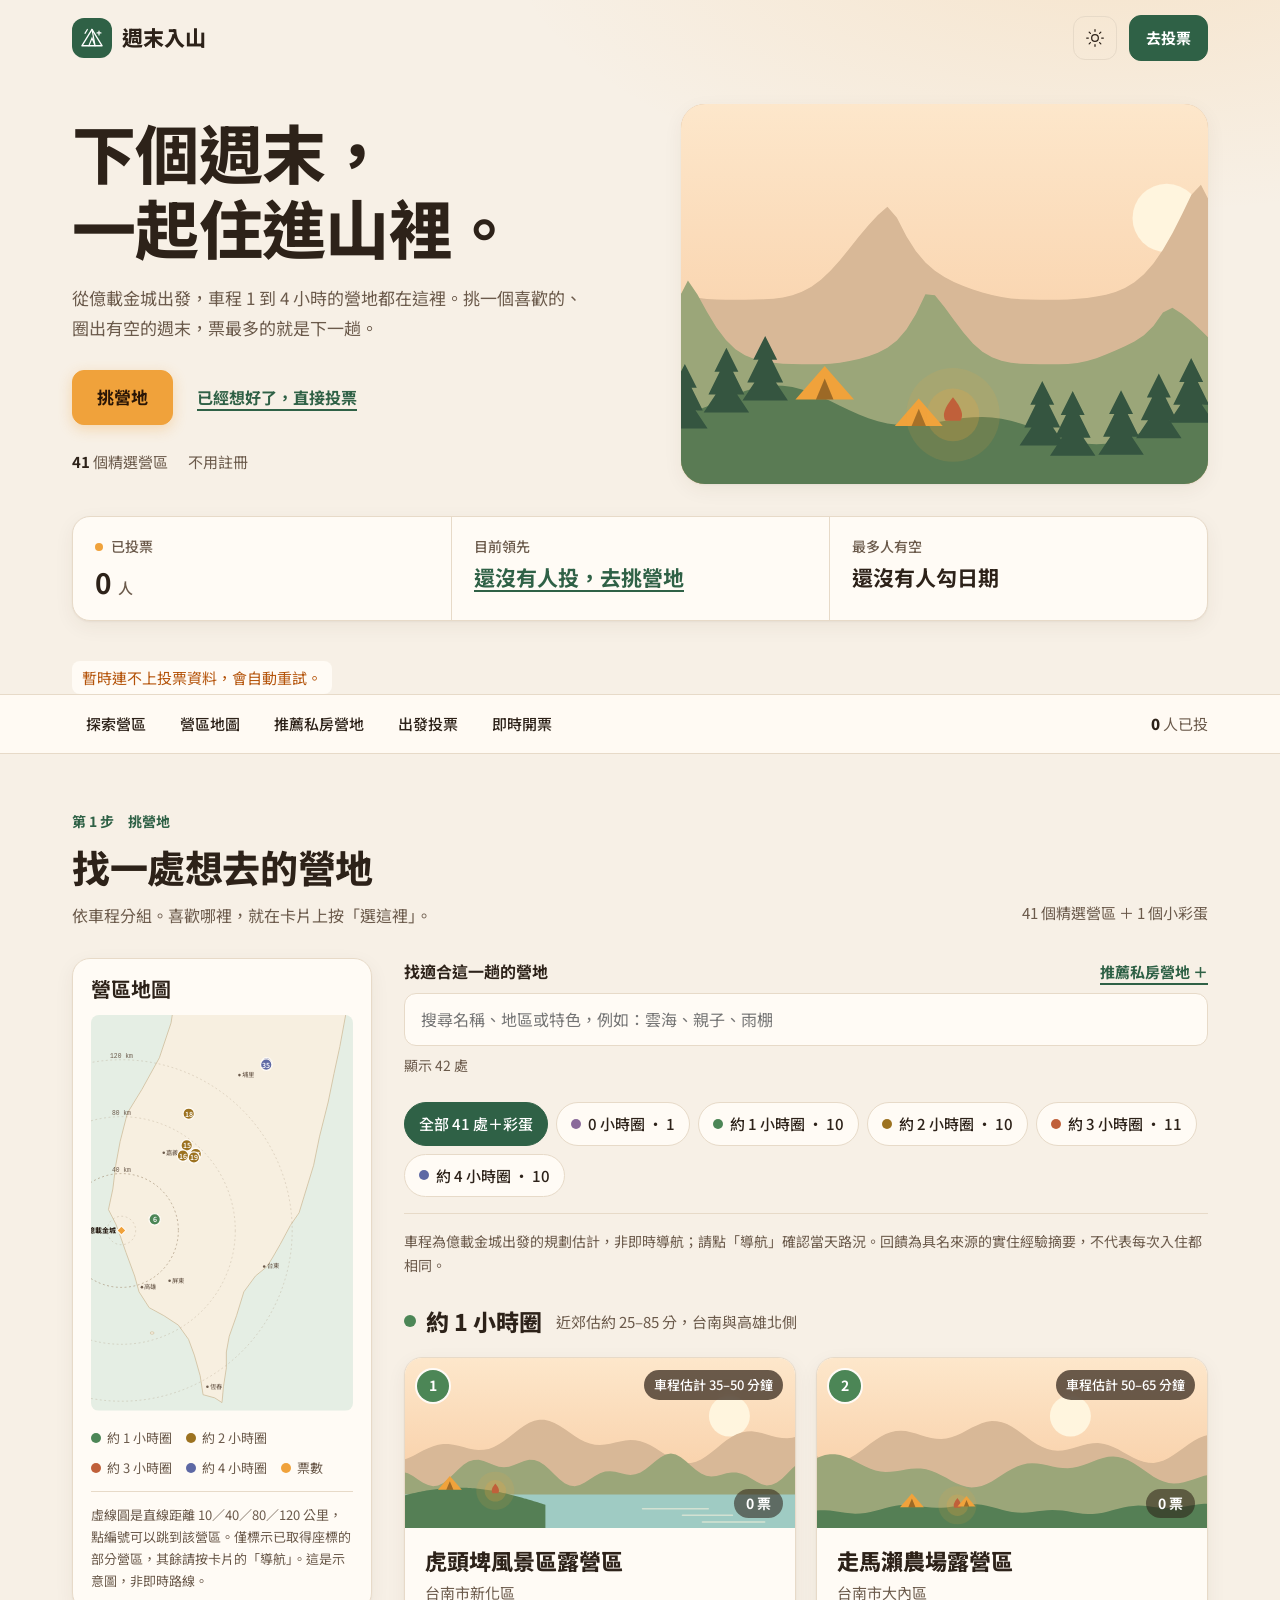
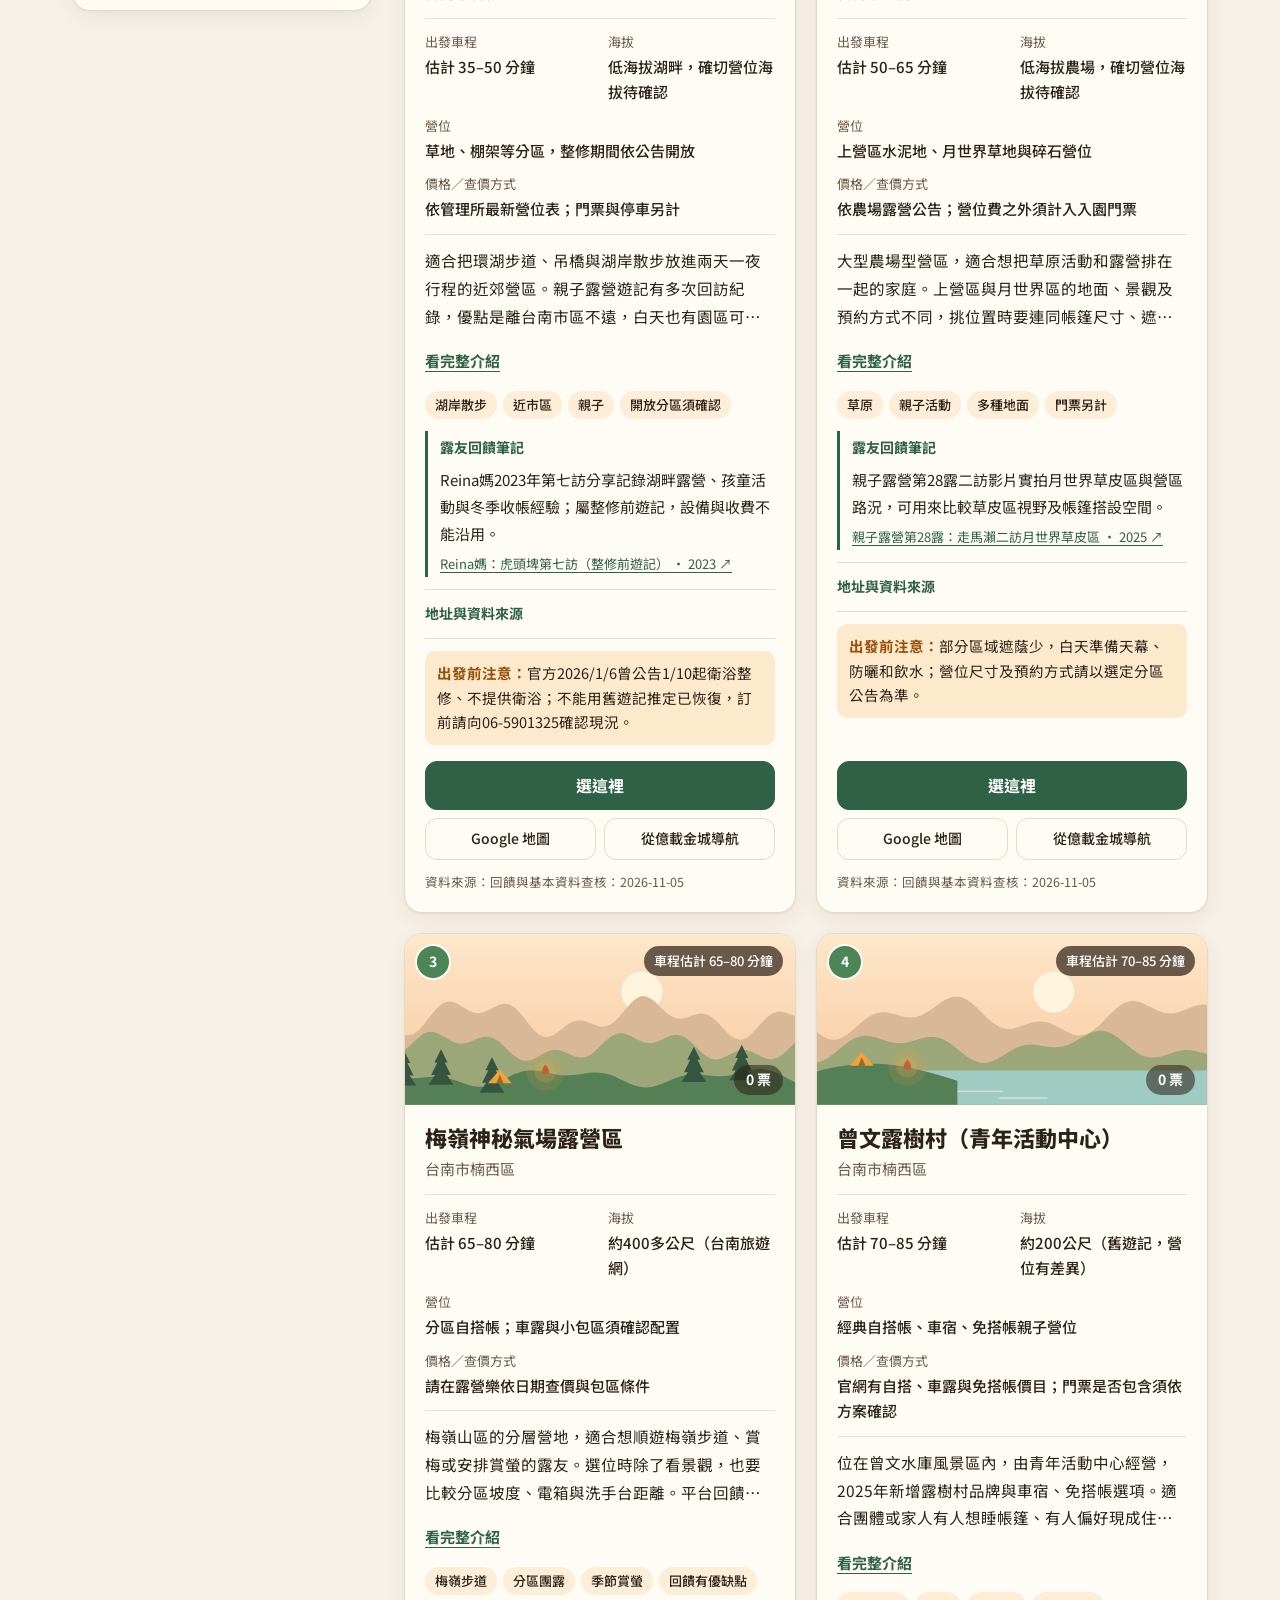
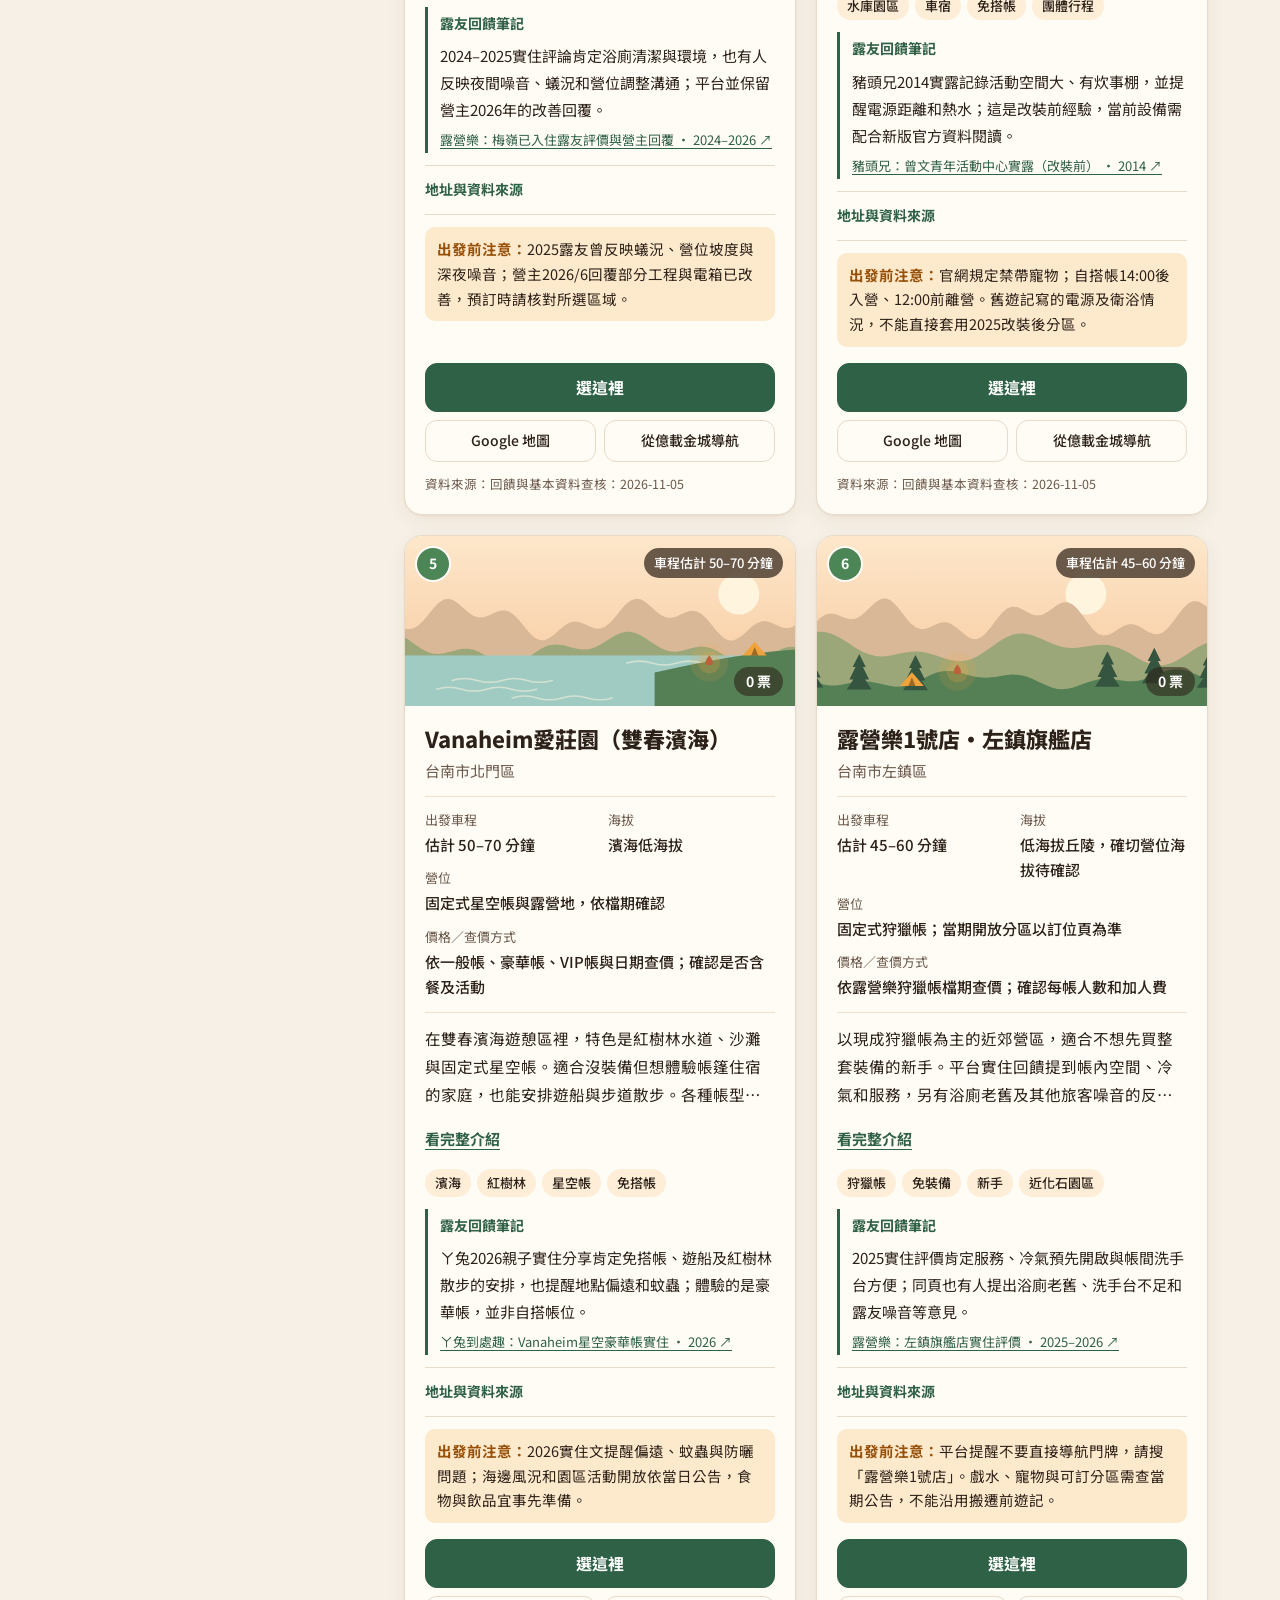
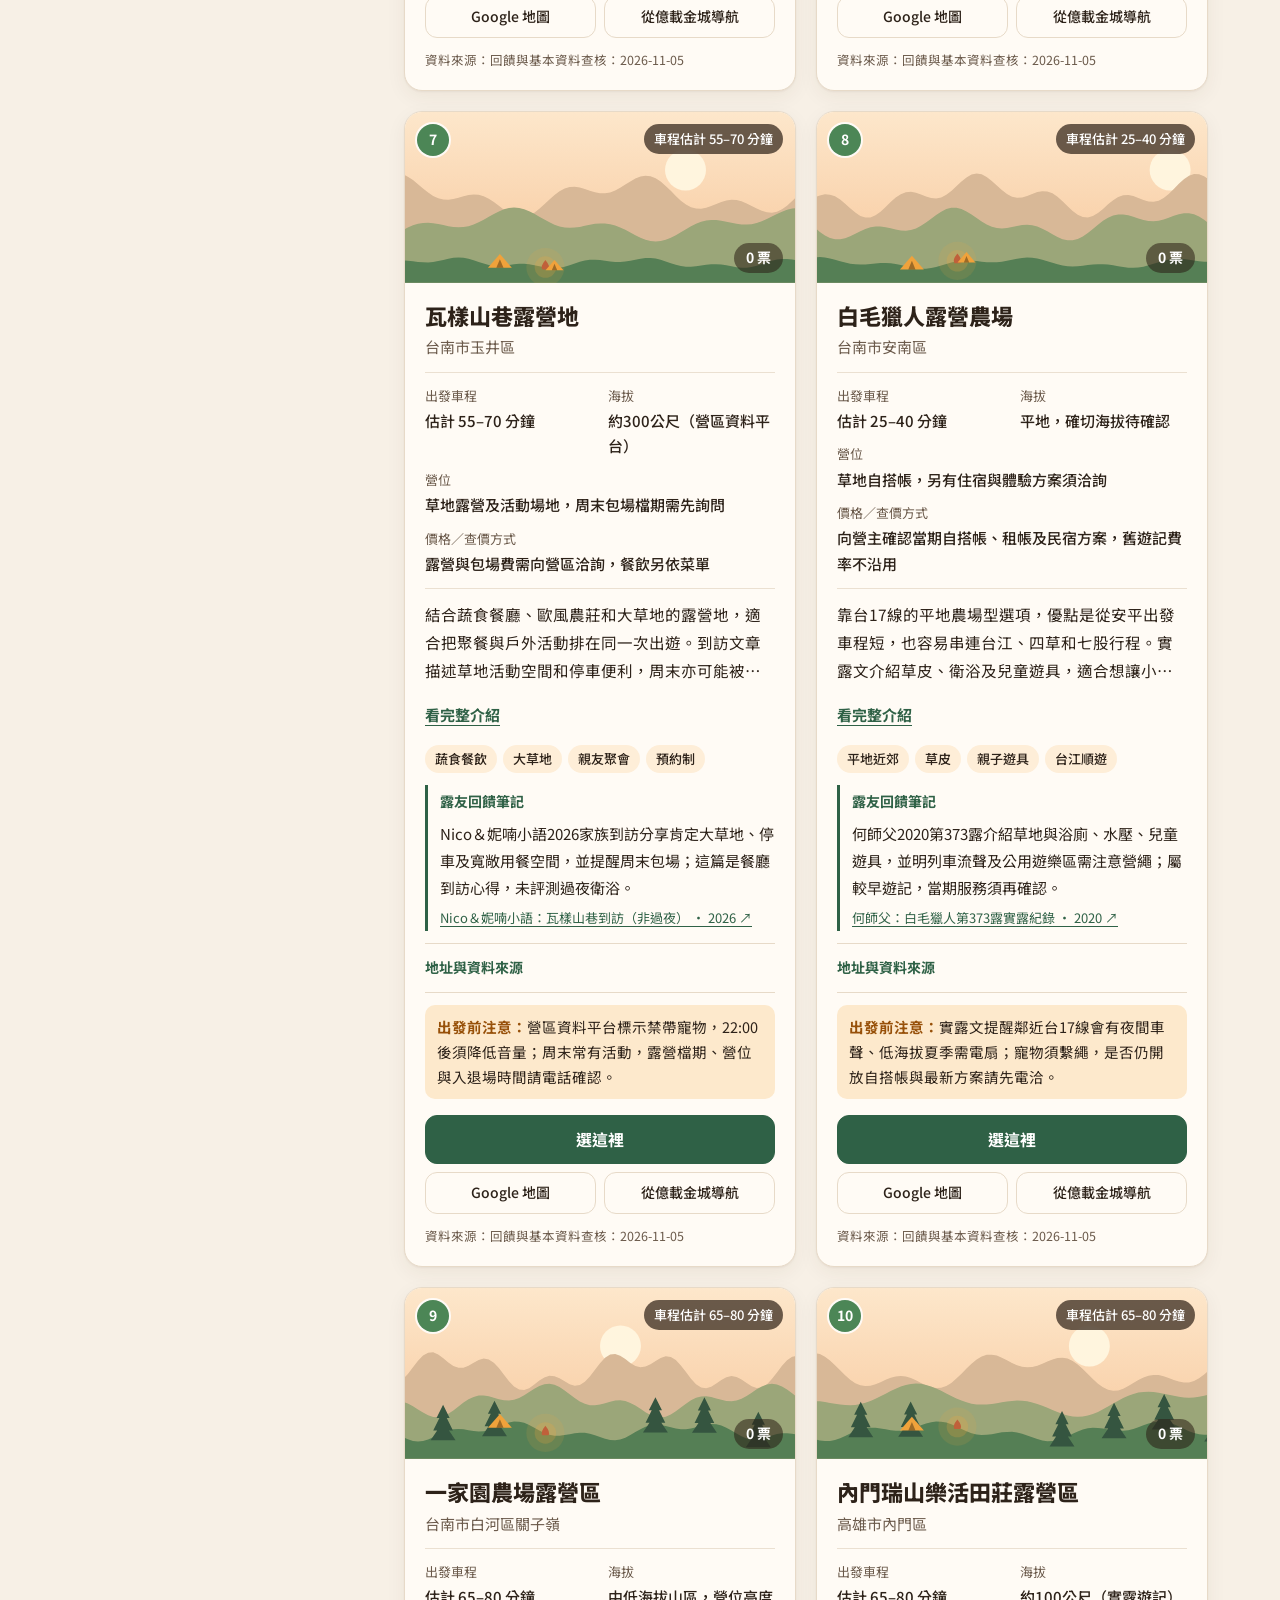
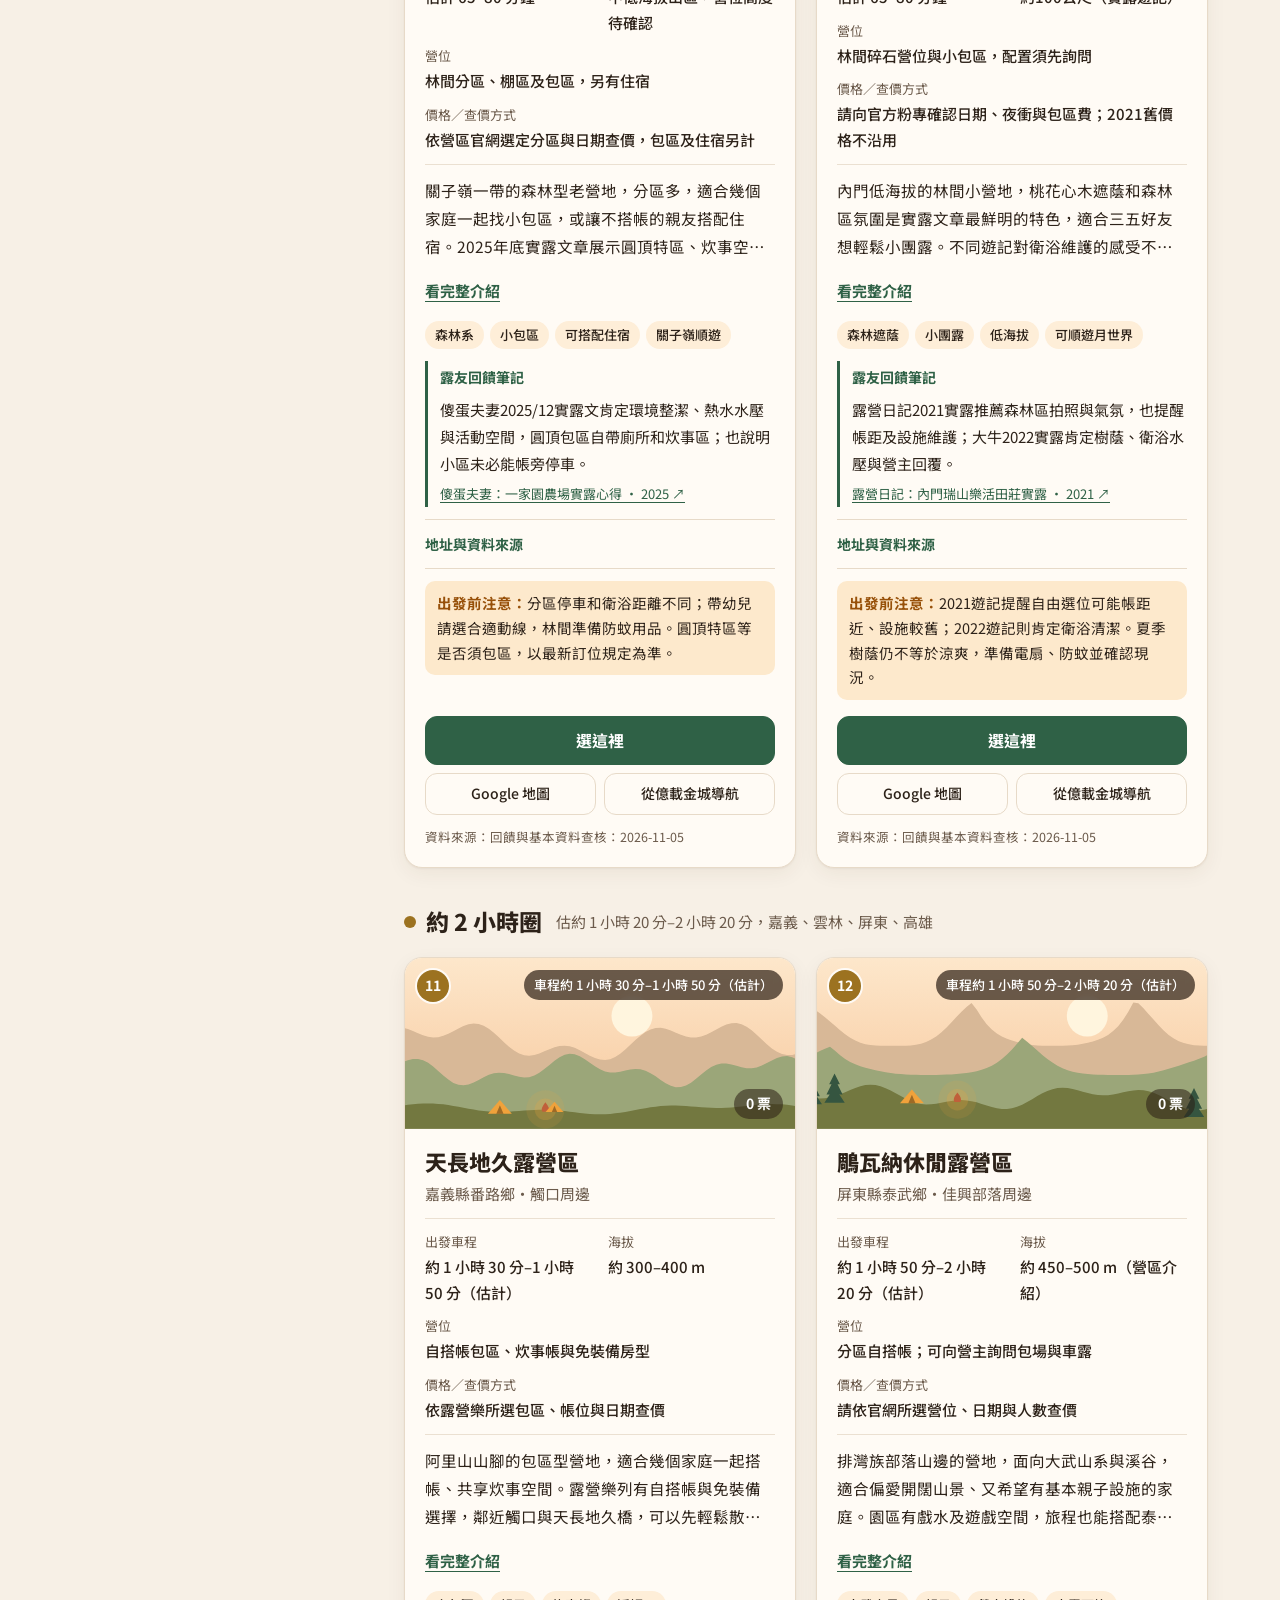
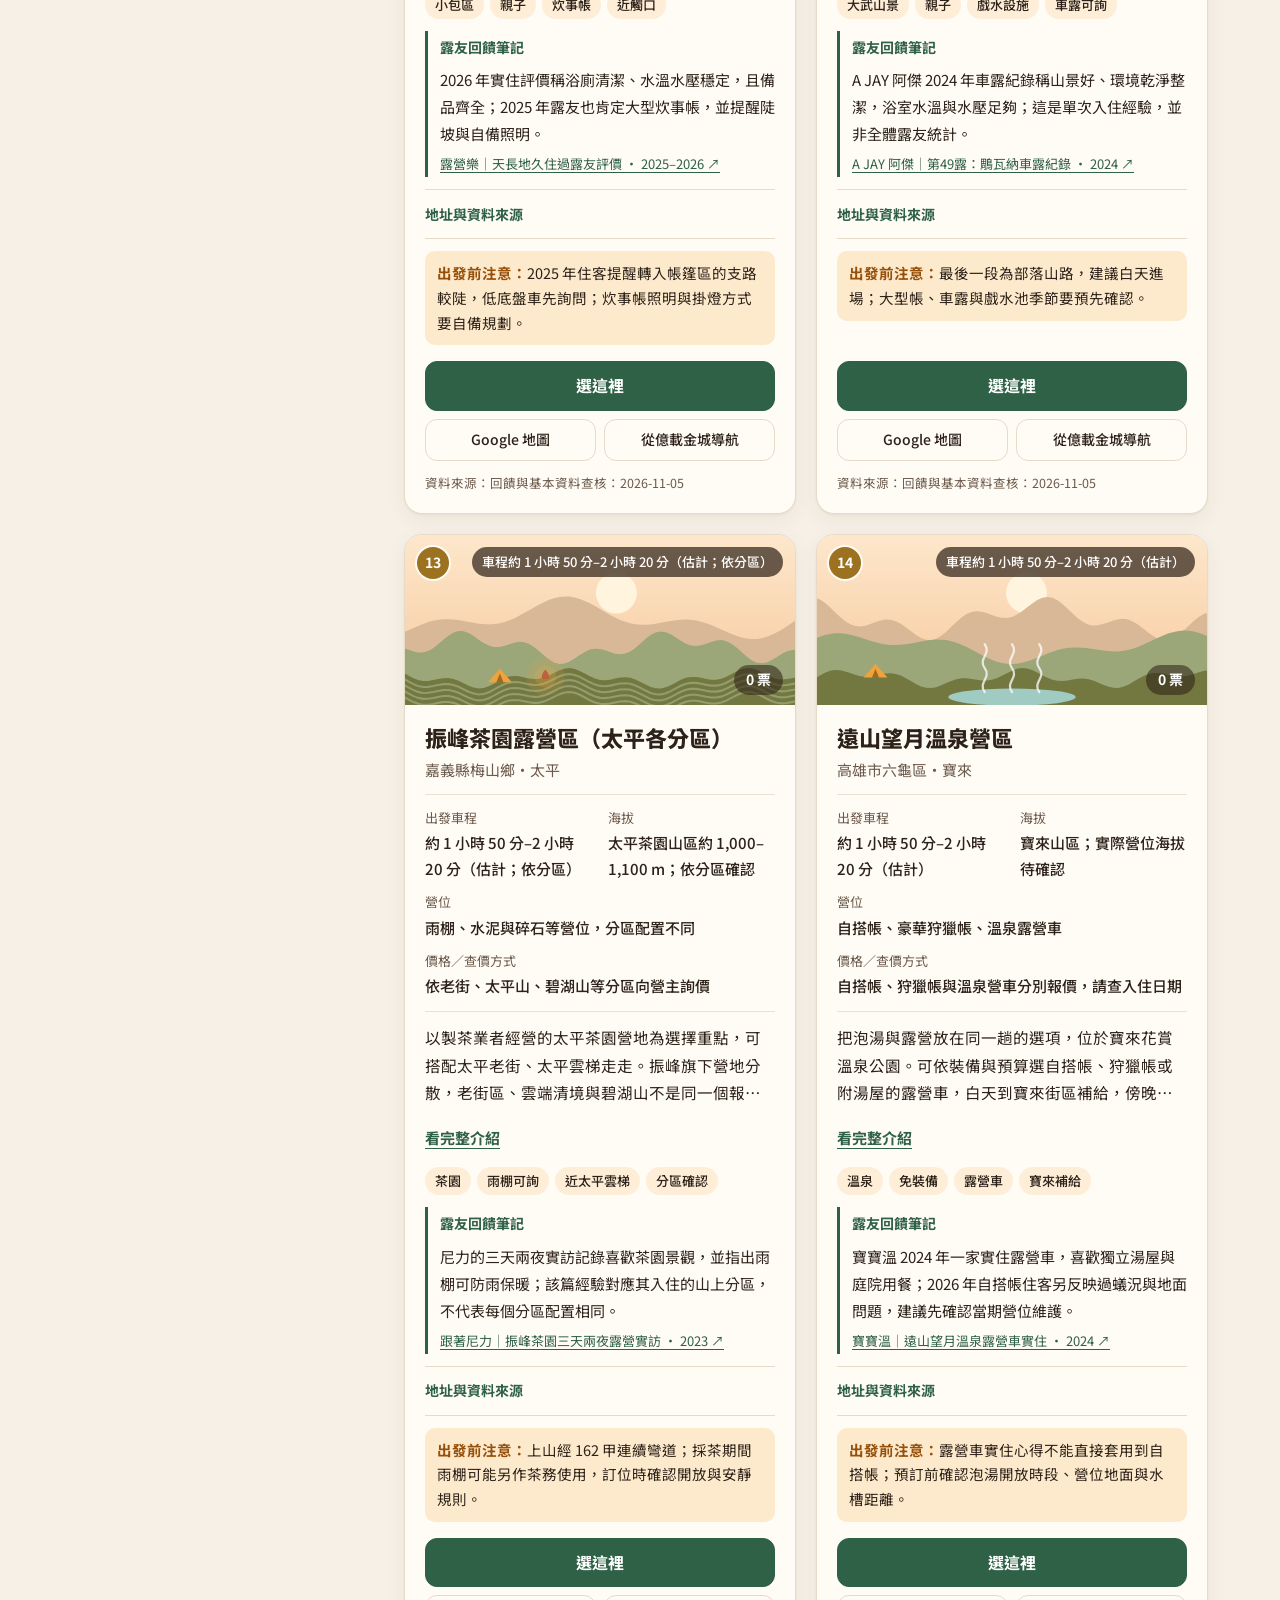
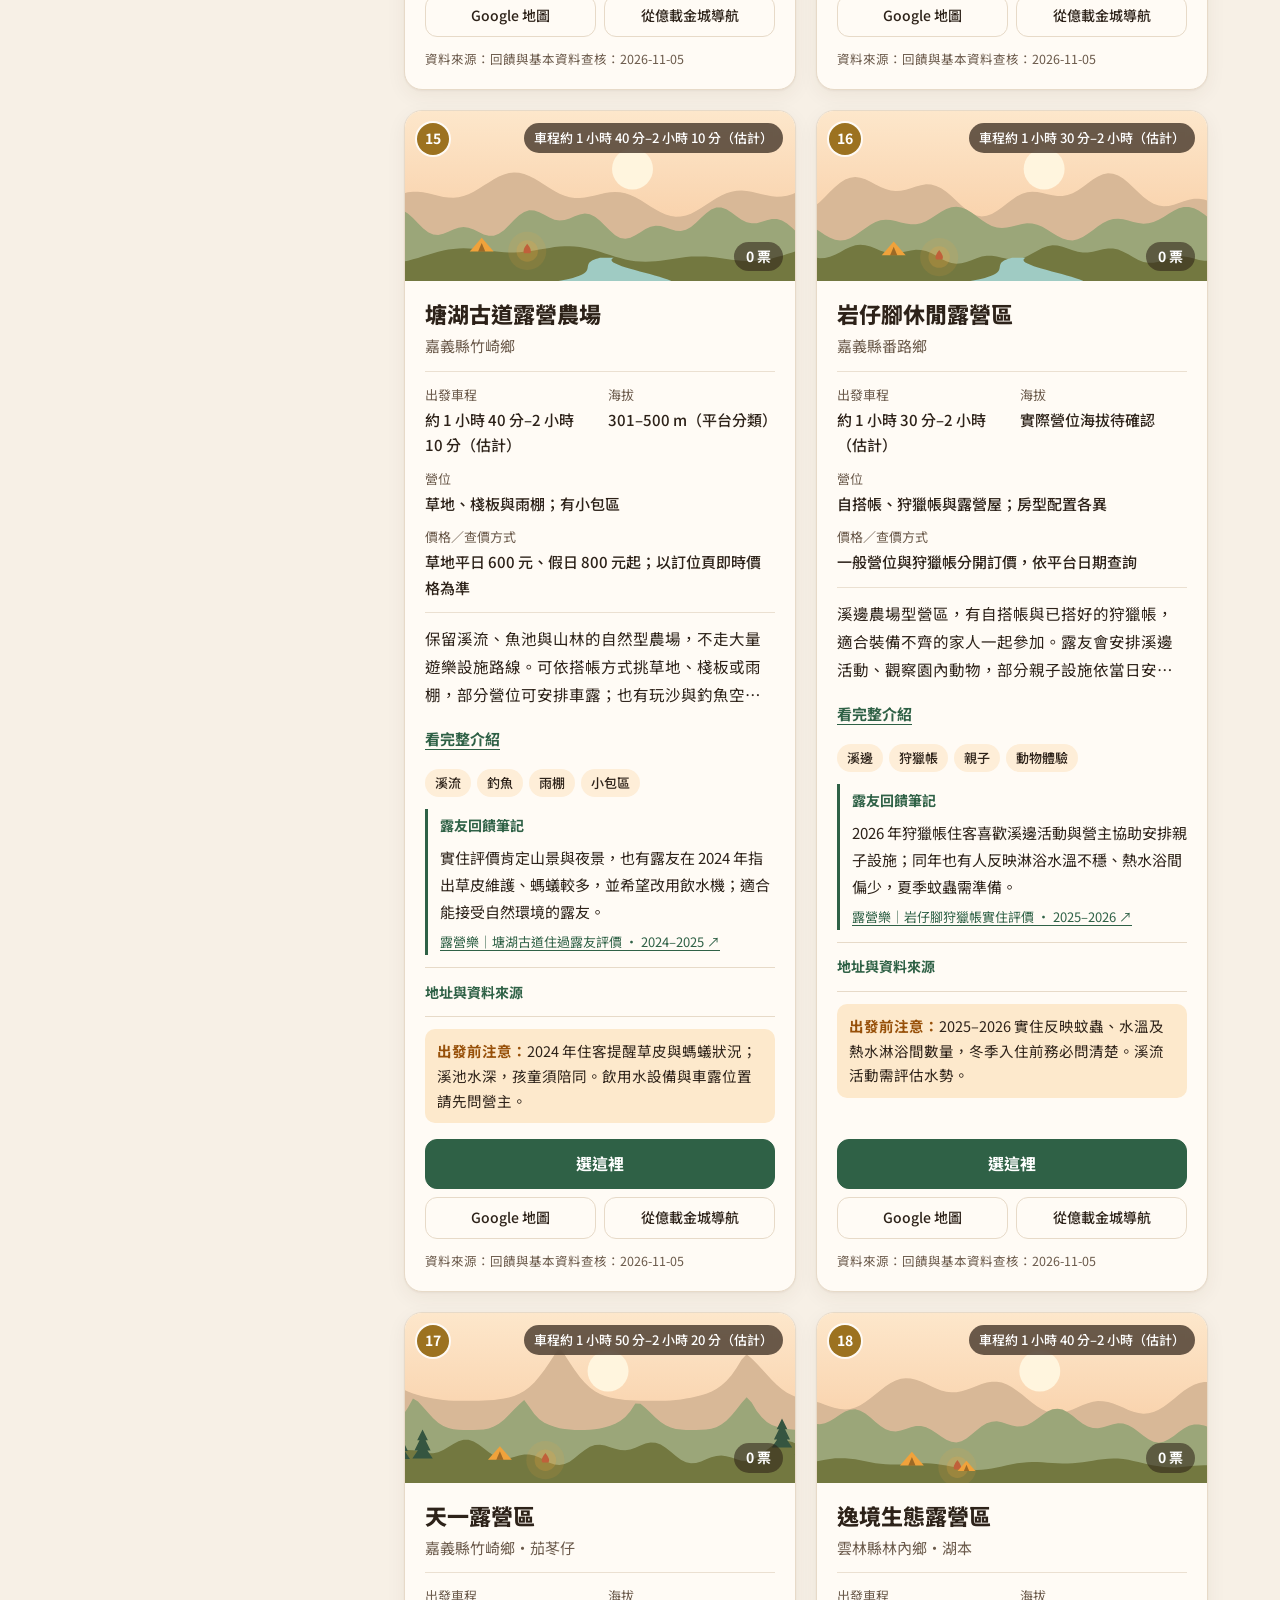
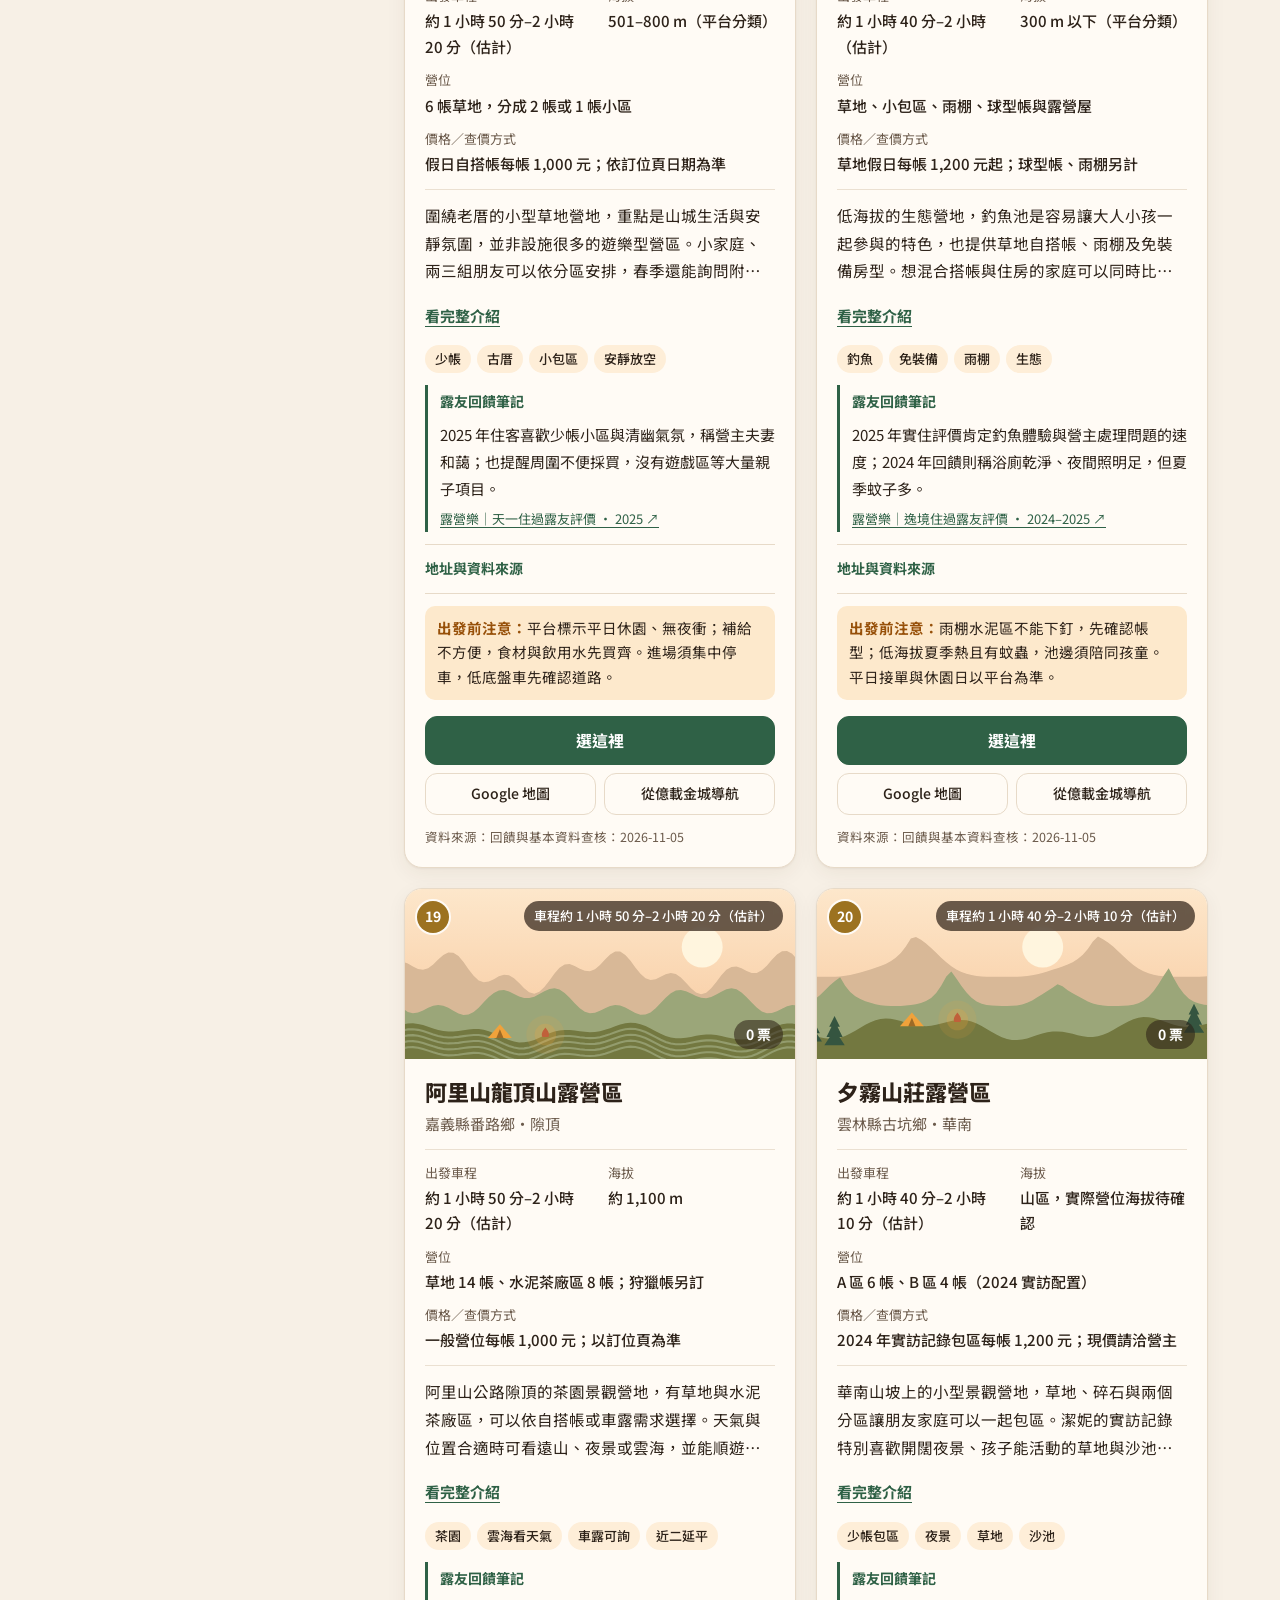
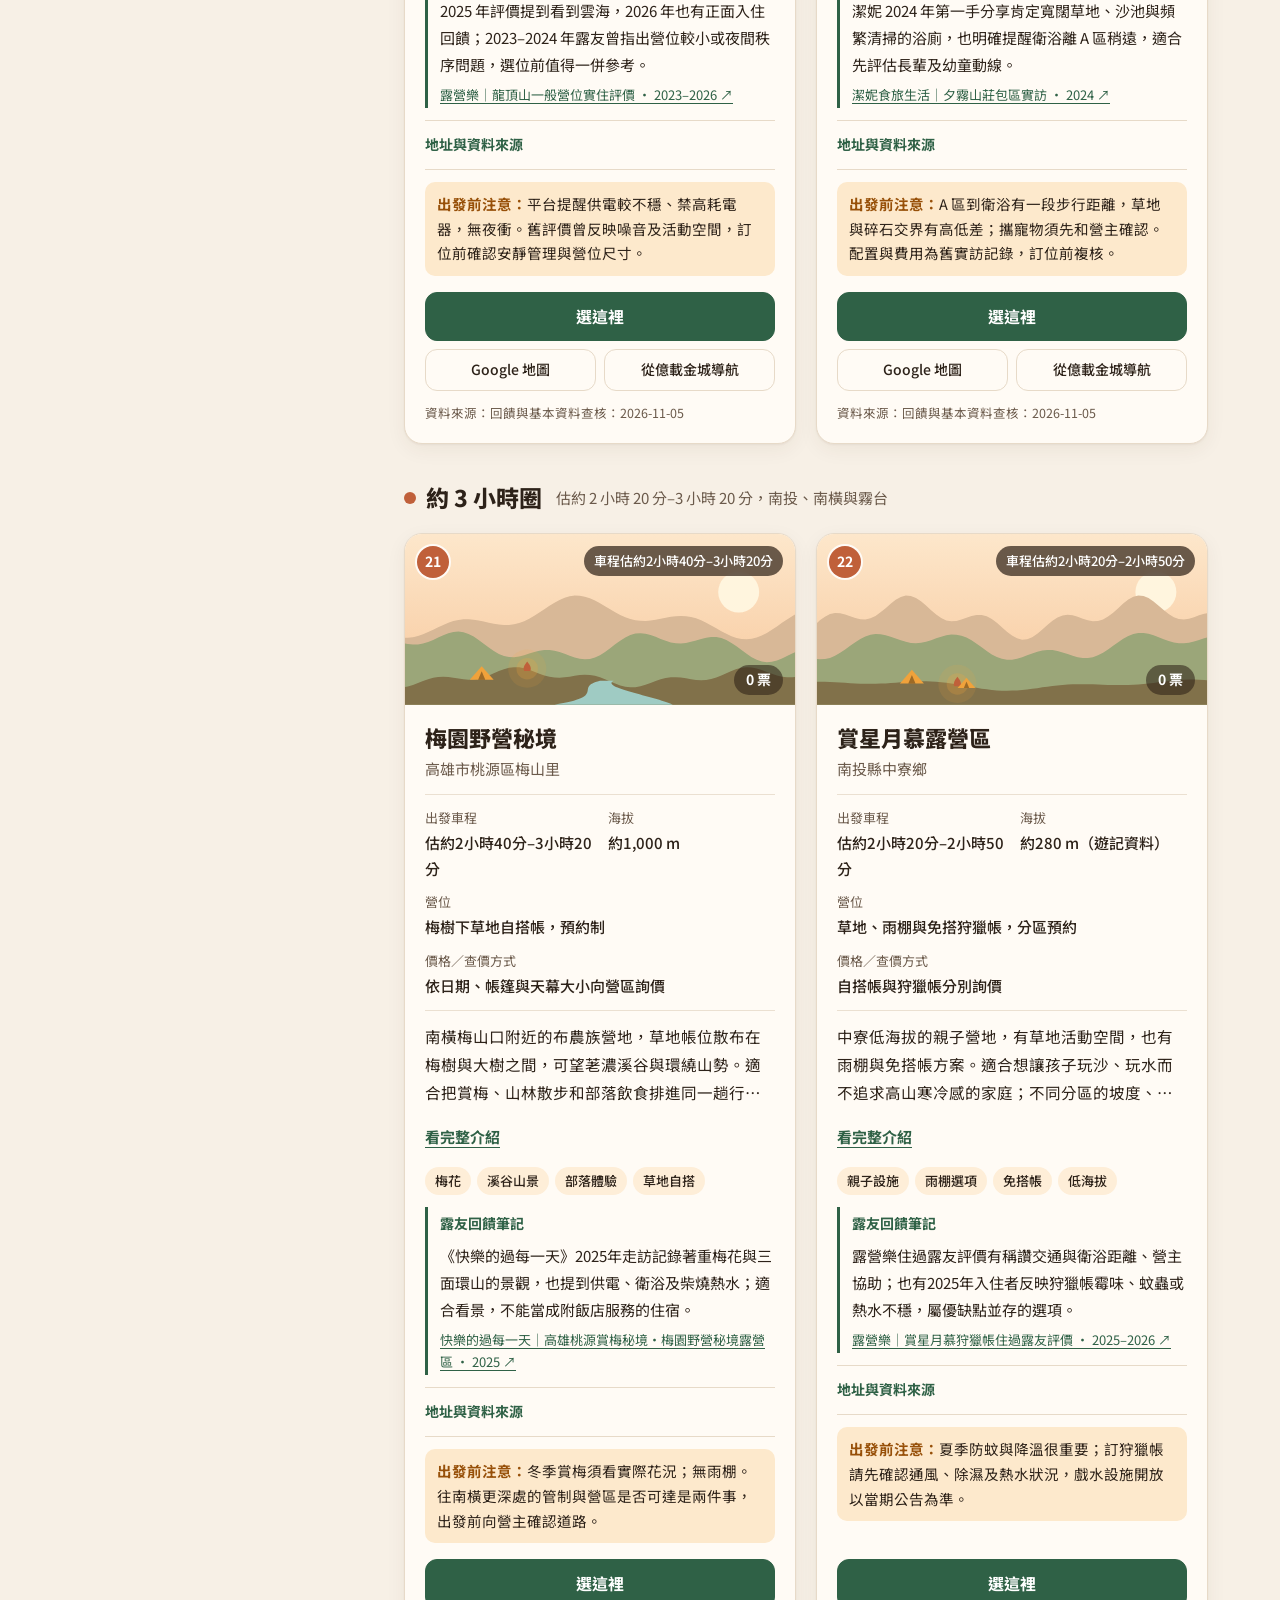
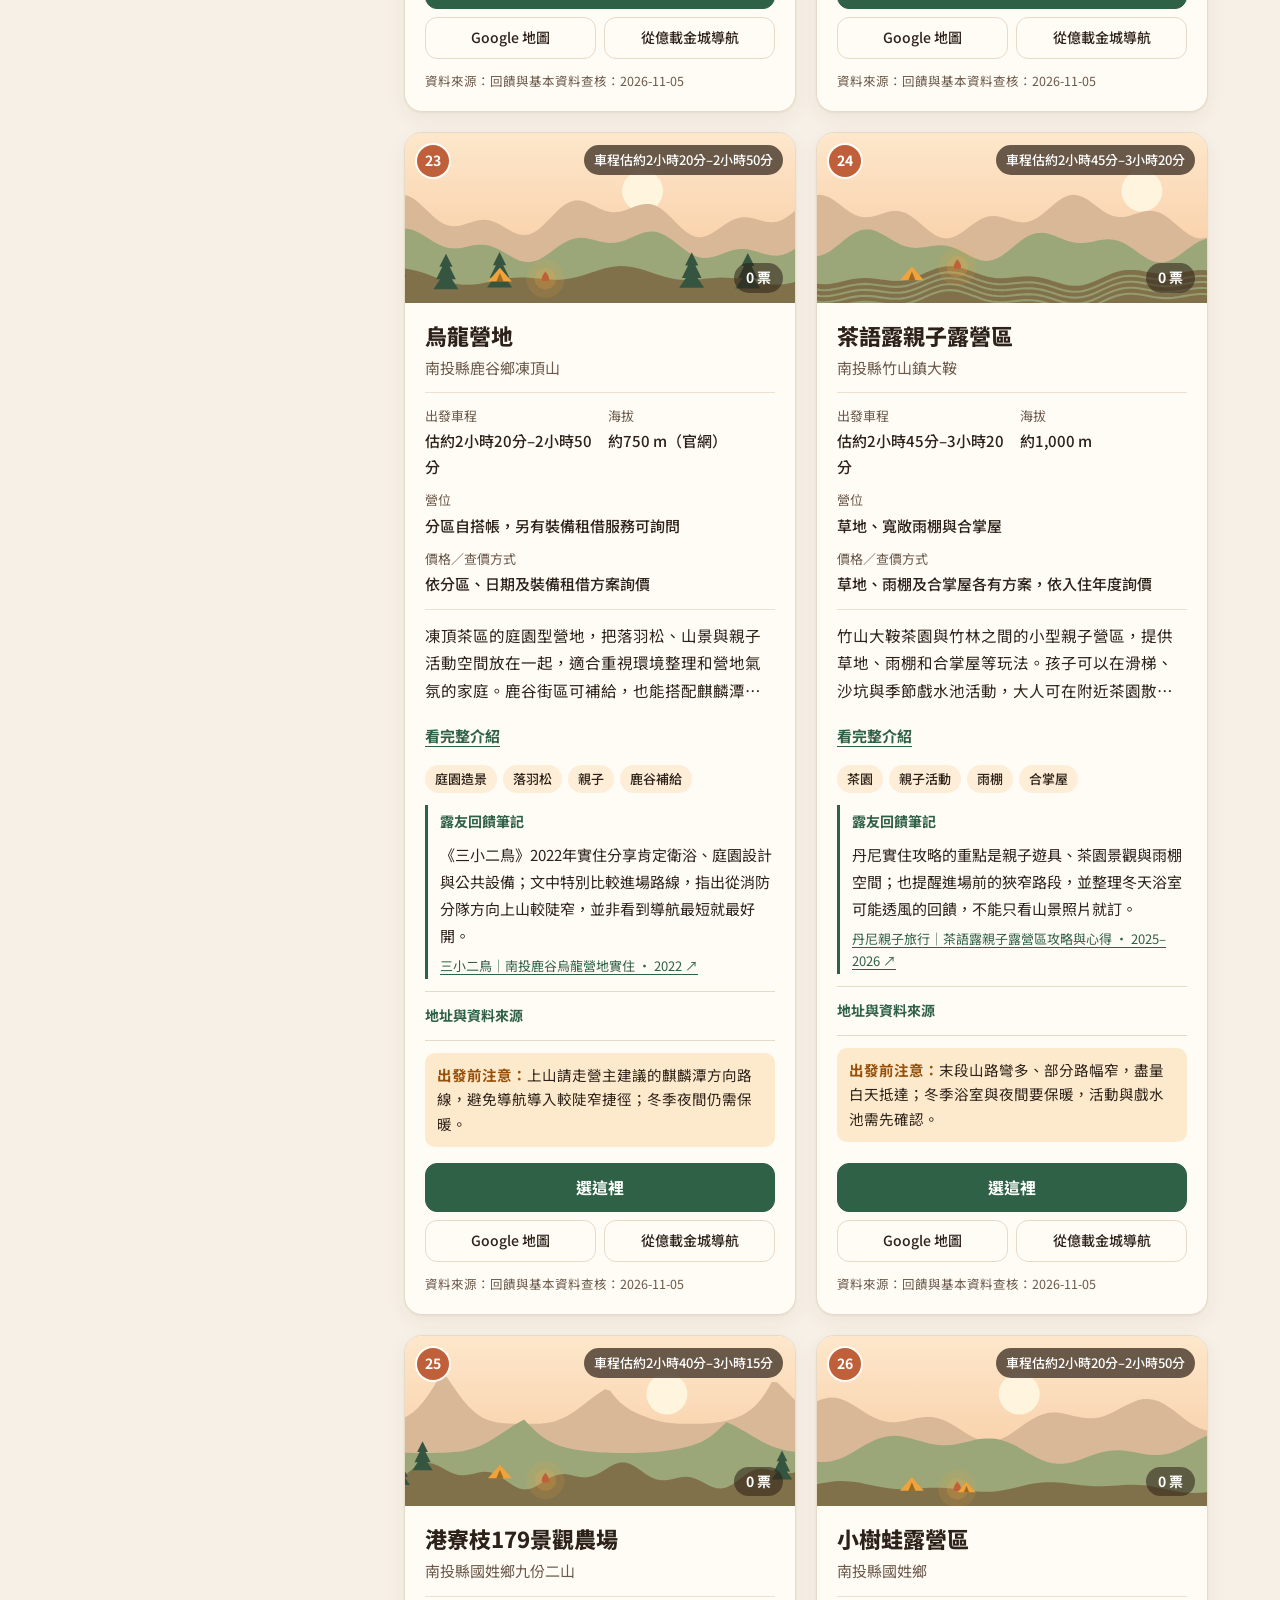
<file: index.html>
<!doctype html>
<html lang="zh-Hant">
<head>
<meta charset="utf-8">
<meta name="viewport" content="width=device-width, initial-scale=1, viewport-fit=cover">
<title>億載金城露營投票</title>
<meta name="description" content="以億載金城為中心、車程 1 到 4 小時的露營區介紹與投票，票最多的就是下一次露營的地點和週末。">
<meta property="og:title" content="億載金城露營投票：下一次露營去哪裡？">
<meta property="og:description" content="41 個營區介紹、地圖和即時開票，打開就能投票，不用註冊。">
<meta property="og:type" content="website">
<meta name="theme-color" content="#f7f0e6">
<script>
try { const theme = localStorage.getItem('campvote.theme'); if (theme === 'light' || theme === 'dark') document.documentElement.dataset.theme = theme; } catch (e) { /* Use the system preference when storage is unavailable. */ }
</script>
<link rel="preconnect" href="https://fonts.googleapis.com">
<link rel="preconnect" href="https://fonts.gstatic.com" crossorigin>
<link rel="stylesheet" href="https://fonts.googleapis.com/css2?family=Noto+Sans+TC:wght@400;500;700;900&display=swap">
<style>
/* Layout: sunset-ridge hero with live scoreboard → sticky tab nav → sticky map + illustrated campsite cards → forest-green vote band → podium results.
   Every campsite card carries a generated landscape banner (lake / meadow / tea terraces / sea …) tinted by its drive-time ring. */
:root{
  --bg:#EEF4EE; --surface:#FFFFFF; --ink:#12231B; --muted:#55695D; --line:#D3DFD5;
  --accent:#0E7A6B; --accent-ink:#FFFFFF; --flame:#EE5A1C; --flame-ink:#FFFFFF; --flame-soft:#FFE4D3;
  --sky1:#FFD37C; --sky2:#FF8C64; --sun:#FFF4CC; --star-op:0;
  --ridge3:#A9C9AE; --ridge2:#5F9E7C; --ridge1:#245E46; --pine:#1A4A37; --water:#7CC3D0; --steam:#FFFFFF;
  --forest:#123B2D; --forest-ink:#EAF6EF; --forest-muted:#A9C7B6;
  --sea:#CFE3E8; --land:#E3EBDD; --coast:#98B0A0; --ring:#6F8578;
  --t0:#6A55D8; --t1:#0FA196; --t2:#5FAE2E; --t3:#EE9B06; --t4:#D6417A;
  --ok:#1F8A50; --warn:#B45309;
  --f-display:"Huninn","Noto Sans TC","PingFang TC","Microsoft JhengHei",sans-serif;
  --f-body:"Noto Sans TC","PingFang TC","Microsoft JhengHei",system-ui,sans-serif;
  --f-mono:"IBM Plex Mono",ui-monospace,Consolas,monospace;
  --r:18px; --shadow:0 1px 2px rgb(0 0 0 / .05),0 10px 28px -14px rgb(0 0 0 / .22);
}
@media (prefers-color-scheme: dark){:root:not([data-theme="light"]){
  --bg:#0B1310; --surface:#14201A; --ink:#E5F0E8; --muted:#95AA9C; --line:#24352C;
  --accent:#3CC6AA; --accent-ink:#04120C; --flame:#FF7637; --flame-ink:#1A0A02; --flame-soft:#3A1E10;
  --sky1:#141B42; --sky2:#3B2D5E; --sun:#F3EFCF; --star-op:1;
  --ridge3:#2C3A55; --ridge2:#1C2C34; --ridge1:#12221B; --pine:#0B1913; --water:#244B60; --steam:#C8D6E2;
  --forest:#0A1D15; --forest-ink:#E5F0E8; --forest-muted:#93B1A0;
  --sea:#0D1B20; --land:#1B2620; --coast:#3C5247; --ring:#7F9488;
  --t0:#A898FF; --t1:#3FD0C2; --t2:#94D35A; --t3:#FFBE3D; --t4:#F27BA9;
  --ok:#62D195; --warn:#F5B65A; color-scheme:dark }}
:root[data-theme="dark"]{
  --bg:#0B1310; --surface:#14201A; --ink:#E5F0E8; --muted:#95AA9C; --line:#24352C;
  --accent:#3CC6AA; --accent-ink:#04120C; --flame:#FF7637; --flame-ink:#1A0A02; --flame-soft:#3A1E10;
  --sky1:#141B42; --sky2:#3B2D5E; --sun:#F3EFCF; --star-op:1;
  --ridge3:#2C3A55; --ridge2:#1C2C34; --ridge1:#12221B; --pine:#0B1913; --water:#244B60; --steam:#C8D6E2;
  --forest:#0A1D15; --forest-ink:#E5F0E8; --forest-muted:#93B1A0;
  --sea:#0D1B20; --land:#1B2620; --coast:#3C5247; --ring:#7F9488;
  --t0:#A898FF; --t1:#3FD0C2; --t2:#94D35A; --t3:#FFBE3D; --t4:#F27BA9;
  --ok:#62D195; --warn:#F5B65A; color-scheme:dark }

*{box-sizing:border-box}
body{margin:0}
[hidden]{display:none!important}
img{max-width:100%}
.card.editing{border-color:var(--accent)}
.ptitle{font-size:19px;margin:0}
html{scroll-behavior:smooth}
body{background:var(--bg);color:var(--ink);font-family:var(--f-body);font-size:15px;line-height:1.65}
body::before{content:"";position:fixed;inset:0 0 auto;height:env(safe-area-inset-top,0px);z-index:40;background:var(--surface)}
.wrap{max-width:1200px;margin:0 auto;padding-left:max(16px,env(safe-area-inset-left,0px));padding-right:max(16px,env(safe-area-inset-right,0px))}
h1,h2,h3{font-family:var(--f-display);text-wrap:balance;margin:0;line-height:1.2;font-weight:400}
a{color:var(--accent)}
button,input,select,textarea{font:inherit;color:inherit}
:focus-visible{outline:3px solid var(--flame);outline-offset:2px}
.mono{font-family:var(--f-mono);font-variant-numeric:tabular-nums}
section[id],article[id]{scroll-margin-top:70px}

/* ---------- hero ---------- */
.hero{position:relative;overflow:hidden;isolation:isolate}
.hero .scene{position:absolute;inset:0;width:100%;height:100%;z-index:-1}
.hero .wrap{padding-block:52px 40px;display:grid;gap:18px}
.kicker{display:inline-flex;align-self:start;justify-self:start;gap:8px;align-items:center;background:color-mix(in srgb,var(--surface) 75%,transparent);backdrop-filter:blur(6px);border-radius:999px;padding:4px 14px 4px 6px;font-size:13px;font-weight:500}
.kicker b{background:var(--flame);color:var(--flame-ink);border-radius:999px;padding:1px 10px;font-weight:700}
.hero h1{font-size:clamp(44px,9vw,96px);line-height:1.02;letter-spacing:.01em}
.hero h1 em{font-style:normal;color:var(--flame)}
.hero .lede{max-width:46ch;margin:0;font-size:16.5px;font-weight:500}
.cta{display:flex;flex-wrap:wrap;gap:10px}
.board{display:grid;grid-template-columns:repeat(3,minmax(0,1fr));gap:12px;margin-top:clamp(40px,10vw,120px)}
.stat{background:color-mix(in srgb,var(--surface) 88%,transparent);backdrop-filter:blur(8px);border-radius:var(--r);padding:14px 18px;box-shadow:var(--shadow);min-width:0}
.stat .k{font-size:12.5px;color:var(--muted);font-weight:500;letter-spacing:.04em}
.stat .v{font-family:var(--f-display);font-size:clamp(20px,2.6vw,28px);line-height:1.25;overflow-wrap:anywhere}
.stat .v small{font-family:var(--f-body);font-size:13px;color:var(--muted)}
.stat.lead{background:var(--flame);color:var(--flame-ink)}
.stat.lead .k,.stat.lead .v small{color:inherit;opacity:.85}
.loadnote{font-size:13px;color:var(--warn);background:var(--surface);border-radius:8px;padding:4px 10px;justify-self:start}

/* ---------- nav ---------- */
.nav{position:sticky;top:env(safe-area-inset-top,0px);z-index:30;background:color-mix(in srgb,var(--surface) 92%,transparent);backdrop-filter:blur(10px);border-bottom:1px solid var(--line)}
.nav .wrap{display:flex;align-items:center;gap:4px;padding-block:8px;overflow-x:auto;scrollbar-width:none}
.nav a{text-decoration:none;color:var(--ink);font-weight:500;padding:6px 12px;border-radius:999px;white-space:nowrap}
.nav a:hover{background:var(--bg)}
.nav .navcount{margin-left:auto;white-space:nowrap;font-size:13px;color:var(--muted)}
.nav .navcount b{color:var(--flame);font-family:var(--f-mono)}

/* ---------- buttons ---------- */
.btn{border:1.5px solid var(--line);background:var(--surface);border-radius:999px;padding:7px 15px;cursor:pointer;text-decoration:none;color:var(--ink);font-size:14px;font-weight:500;display:inline-flex;align-items:center;gap:6px;transition:transform .15s,border-color .15s}
.btn:hover{border-color:var(--ink);transform:translateY(-1px)}
.btn.primary{background:var(--accent);color:var(--accent-ink);border-color:var(--accent);font-weight:700}
.btn.hot{background:var(--flame);color:var(--flame-ink);border-color:var(--flame);font-weight:700}
.btn.big{padding:11px 22px;font-size:16px}
.btn:disabled{opacity:.5;cursor:not-allowed;transform:none}
.btn.pick{flex:1 1 100%;justify-content:center;padding:9px 15px;font-weight:700;border-color:var(--flame);color:var(--flame)}
.btn.pick[aria-pressed="true"]{background:var(--flame);color:var(--flame-ink)}

/* ---------- explore ---------- */
.explore{display:grid;grid-template-columns:minmax(0,370px) minmax(0,1fr);gap:28px;padding-block:32px}
.mapcol{position:sticky;top:64px;align-self:start}
.mapcard{background:var(--surface);border-radius:var(--r);padding:14px;box-shadow:var(--shadow)}
.mapcard h2{font-size:22px;margin:2px 4px 10px}
.mapcard svg{display:block;width:100%;height:auto;max-height:72vh;border-radius:12px}
.maplegend{display:flex;flex-wrap:wrap;gap:6px 14px;font-size:12px;color:var(--muted);margin-top:10px}
.maplegend span{display:inline-flex;align-items:center;gap:6px}
.dot{width:10px;height:10px;border-radius:50%;display:inline-block;flex:none}
.mapnote{font-size:12px;color:var(--muted);margin:6px 0 0}
.pin-g{cursor:pointer}
.pin-g circle.p{stroke:var(--surface);stroke-width:2;transition:r .15s}
.pin-g text{font-family:var(--f-mono);font-size:11px;font-weight:600;fill:#fff;text-anchor:middle;dominant-baseline:central;pointer-events:none}
.pin-g.dim{opacity:.2}
.pin-g.hot circle.p{stroke:var(--ink);stroke-width:3}
.pin-g .badge{fill:var(--flame)}
.pin-g .badge-t{fill:#fff;font-size:10px}

.listcol{min-width:0;display:grid;gap:30px;align-content:start}
.filters{display:flex;flex-wrap:wrap;gap:8px}
.chip{border:1.5px solid var(--line);background:var(--surface);border-radius:999px;padding:6px 14px;cursor:pointer;font-size:14px;font-weight:500;display:inline-flex;gap:7px;align-items:center}
.chip[aria-pressed="true"]{background:var(--ink);color:var(--bg);border-color:var(--ink)}
.tier{display:grid;gap:14px}
.tier-h{display:flex;align-items:center;gap:12px;flex-wrap:wrap}
.tier-h .ring{font-family:var(--f-display);font-size:28px;display:flex;align-items:center;gap:10px}
.tier-h .ring i{width:16px;height:16px;border-radius:50%;box-shadow:0 0 0 5px color-mix(in srgb,currentColor 18%,transparent)}
.tier-h .sub{font-size:13.5px;color:var(--muted)}
.cards{display:grid;grid-template-columns:repeat(auto-fill,minmax(min(100%,300px),1fr));gap:18px}

.card{background:var(--surface);border-radius:var(--r);overflow:hidden;box-shadow:var(--shadow);display:flex;flex-direction:column;border:2px solid transparent;transition:border-color .2s,transform .2s}
.card.hot{border-color:var(--ink);transform:translateY(-2px)}
.card.picked{border-color:var(--flame)}
.banner{position:relative;aspect-ratio:16/6;max-width:100%;overflow:hidden}
.banner svg{display:block;width:100%;height:100%}
.num{position:absolute;left:12px;top:12px;width:36px;height:36px;border-radius:50%;color:#fff;display:grid;place-items:center;font-family:var(--f-mono);font-weight:600;font-size:15px;box-shadow:0 0 0 3px rgb(255 255 255 / .8)}
.num.p{background:#1D2A24;font-family:var(--f-display);font-size:16px}
.drive{position:absolute;right:12px;top:12px;background:rgb(10 20 15 / .55);color:#fff;border-radius:999px;padding:3px 11px;font-size:12.5px;font-weight:500;backdrop-filter:blur(4px)}
.vc{position:absolute;right:12px;bottom:10px;background:var(--flame);color:#fff;border-radius:999px;padding:2px 12px;font-weight:700;font-size:13px;font-family:var(--f-mono)}
.vc[data-zero="1"]{background:rgb(10 20 15 / .5)}
.card .body{padding:14px 18px 18px;display:flex;flex-direction:column;gap:10px;flex:1;min-width:0}
.card h3{font-size:22px}
.place{font-size:13px;color:var(--muted);margin-top:-6px}
.facts{display:grid;grid-template-columns:repeat(2,minmax(0,1fr));gap:6px 12px;font-size:13px;margin:0;padding:10px 12px;background:var(--bg);border-radius:12px}
.facts div{min-width:0}
.facts dt{color:var(--muted);font-size:11.5px;letter-spacing:.04em}
.facts dd{margin:0;font-weight:500;overflow-wrap:anywhere;font-variant-numeric:tabular-nums}
.facts .wide{grid-column:1 / -1}
.intro{margin:0;font-size:14.5px}
.tags{display:flex;flex-wrap:wrap;gap:6px}
.tag{font-size:12px;border-radius:999px;padding:2px 10px;background:color-mix(in srgb,var(--tc,var(--accent)) 14%,transparent);color:var(--ink);font-weight:500}
.tag.legal{background:color-mix(in srgb,var(--ok) 18%,transparent);color:var(--ok);font-weight:700}
.season{font-size:13px;margin:0;padding:8px 12px;border-radius:10px;background:var(--flame-soft);color:var(--ink)}
.season::before{content:"出發前注意　";font-weight:700;color:var(--warn)}
.actions{display:flex;flex-wrap:wrap;gap:8px;align-items:center;margin-top:auto;padding-top:4px}
.actions .btn:not(.pick){font-size:13px;padding:6px 12px}
.src{font-size:11.5px;color:var(--muted);margin:0}
.by{font-size:13px;color:var(--muted);margin-top:-6px}

/* proposals */
.propose{background:var(--surface);border:2px dashed var(--line);border-radius:var(--r);padding:16px 20px}
.propose summary{cursor:pointer;font-family:var(--f-display);font-size:20px;list-style:none;display:flex;align-items:center;gap:10px}
.propose summary::-webkit-details-marker{display:none}
.propose summary::before{content:"+";display:grid;place-items:center;width:30px;height:30px;border-radius:50%;background:var(--flame);color:var(--flame-ink);font-family:var(--f-mono);font-weight:600;flex:none}
.propose[open] summary::before{content:"−"}
.propose form{display:grid;gap:12px;margin-top:14px}
.propose .row{display:grid;gap:4px}
.propose label{font-size:14px;font-weight:500}
.hint{font-size:12.5px;color:var(--muted);margin:0}
input[type=text],input[type=url],textarea,select{background:var(--surface);border:1.5px solid var(--line);border-radius:12px;padding:9px 12px;max-width:100%;color:var(--ink)}
.propose input,.propose textarea{width:100%;background:var(--bg)}
.status{min-height:1.6em;font-size:14px;color:var(--muted)}
.status.ok{color:var(--ok)} .status.err{color:var(--warn)}
.empty{color:var(--muted);font-size:14px;margin:0}

/* ---------- vote band ---------- */
.band{background:var(--forest);color:var(--forest-ink);position:relative;overflow:hidden}
.band::before{content:"";position:absolute;inset:0;background:repeating-radial-gradient(circle at 100% 0%,transparent 0 46px,rgb(255 255 255 / .05) 46px 47px);pointer-events:none}
.band .wrap{position:relative;padding-block:48px}
.vote{display:grid;gap:22px;max-width:860px}
.vote h2{font-size:clamp(32px,5vw,46px)}
.vote .sub{color:var(--forest-muted);margin:-10px 0 0}
.step{display:grid;gap:10px;background:rgb(255 255 255 / .06);border:1px solid rgb(255 255 255 / .12);border-radius:var(--r);padding:16px 18px}
.step .h{font-weight:700;font-size:16px;display:flex;align-items:center;gap:10px}
.step .h .n{display:grid;place-items:center;width:28px;height:28px;border-radius:50%;background:var(--flame);color:var(--flame-ink);font-family:var(--f-mono);font-size:14px;flex:none}
.step select,.step input[type=text]{width:100%;background:var(--surface);color:var(--ink);border-color:transparent}
.dates{display:grid;grid-template-columns:repeat(auto-fill,minmax(118px,1fr));gap:10px}
.dateopt{position:relative;display:grid;gap:0;justify-items:start;border:1.5px solid rgb(255 255 255 / .2);border-radius:14px;padding:10px 12px;cursor:pointer;background:rgb(255 255 255 / .04);transition:background .15s,border-color .15s}
.dateopt input{position:absolute;opacity:0;pointer-events:none}
.dateopt .m{font-size:12px;color:var(--forest-muted)}
.dateopt .d{font-family:var(--f-display);font-size:24px;line-height:1.15;font-variant-numeric:tabular-nums}
.dateopt .w{font-size:12px;color:var(--forest-muted)}
.dateopt .hn{position:absolute;right:8px;top:8px;font-size:10.5px;background:var(--t3);color:#1A1200;border-radius:999px;padding:0 7px;font-weight:700}
.dateopt.on{background:var(--flame);border-color:var(--flame);color:#fff}
.dateopt.on .m,.dateopt.on .w{color:rgb(255 255 255 / .85)}
.dateopt:has(input:focus-visible){outline:3px solid var(--t3);outline-offset:2px}
.notice{border:1.5px dashed var(--t3);border-radius:14px;padding:12px 14px;font-size:14px}
.notice b{color:var(--t3)}
.band .status{color:var(--forest-muted)}
.band .status.ok{color:#7FE0A8} .band .status.err{color:#FFC27A}
.band .btn:not(.primary):not(.hot){background:transparent;color:var(--forest-ink);border-color:rgb(255 255 255 / .3)}

/* ---------- results ---------- */
.results{display:grid;gap:20px;padding-block:48px}
.results > h2{font-size:clamp(32px,5vw,46px)}
.podium{display:grid;grid-template-columns:minmax(0,1.3fr) minmax(0,1fr);gap:18px}
.leadcard{border-radius:var(--r);overflow:hidden;position:relative;min-height:220px;display:flex;align-items:flex-end;box-shadow:var(--shadow);isolation:isolate;background:var(--surface)}
.leadcard svg{position:absolute;inset:0;width:100%;height:100%;z-index:-1}
.leadcard .in{padding:18px 20px;margin:14px;background:color-mix(in srgb,var(--surface) 90%,transparent);backdrop-filter:blur(8px);border-radius:14px;display:grid;gap:2px;max-width:calc(100% - 28px)}
.leadcard .k{font-size:12.5px;color:var(--flame);font-weight:700;letter-spacing:.06em}
.leadcard .name{font-family:var(--f-display);font-size:clamp(24px,3.4vw,34px);line-height:1.2;overflow-wrap:anywhere}
.leadcard .meta{font-size:14px;color:var(--muted)}
.panel{background:var(--surface);border-radius:var(--r);padding:18px 20px;min-width:0;box-shadow:var(--shadow)}
.panel h3{font-size:21px;margin-bottom:12px}
.bars{display:grid;gap:11px}
.bar{display:grid;grid-template-columns:minmax(0,1fr) auto;gap:3px 10px;font-size:14px}
.bar .lab{overflow-wrap:anywhere}
.bar .cnt{font-family:var(--f-mono);font-weight:600}
.bar .track{grid-column:1 / -1;height:10px;border-radius:5px;background:var(--bg);overflow:hidden}
.bar .fill{height:100%;border-radius:5px;transition:width .4s}
.bar.lead .lab{font-weight:700}
.heat{display:grid;grid-template-columns:repeat(auto-fill,minmax(96px,1fr));gap:8px}
.heat .cell{border-radius:12px;padding:8px 10px;background:color-mix(in srgb,var(--flame) var(--h,0%),var(--bg));display:grid;gap:0}
.heat .cell .d{font-weight:700;font-variant-numeric:tabular-nums;font-size:14px}
.heat .cell .c{font-family:var(--f-mono);font-size:20px;font-weight:600}
.heat .cell .c small{font-family:var(--f-body);font-size:11.5px;font-weight:400}
.heat .cell.lead{outline:2.5px solid var(--flame);outline-offset:1px}
.voters{display:flex;flex-wrap:wrap;gap:8px;margin:0;padding:0;list-style:none}
.voter{display:flex;align-items:center;gap:8px;border-radius:999px;padding:3px 14px 3px 3px;font-size:13.5px;background:var(--bg);max-width:100%}
.voter img,.voter .av{width:28px;height:28px;border-radius:50%;flex:none}
.voter .vs{color:var(--muted)}
.foot{font-size:12px;color:var(--muted);padding-block:10px 60px}

/* floating go-to-vote bar */
.gobar{position:fixed;left:50%;transform:translateX(-50%);bottom:calc(14px + env(safe-area-inset-bottom,0px));z-index:35;background:var(--ink);color:var(--bg);
  border-radius:999px;padding:10px 12px 10px 18px;display:flex;gap:12px;align-items:center;font-size:14px;box-shadow:0 10px 30px -8px rgb(0 0 0 / .45);max-width:calc(100% - 32px)}
.gobar span{overflow:hidden;text-overflow:ellipsis;white-space:nowrap;min-width:0}
.gobar a{background:var(--flame);color:var(--flame-ink);font-weight:700;text-decoration:none;border-radius:999px;padding:6px 14px;white-space:nowrap}

@media (max-width:900px){
  .explore{grid-template-columns:minmax(0,1fr)}
  .mapcol{position:static}
  .mapcard svg{max-height:62vh;margin:0 auto}
  .podium{grid-template-columns:minmax(0,1fr)}
}
@media (max-width:620px){
  .board{grid-template-columns:minmax(0,1fr)}
  .stat{padding:10px 14px}
}
/* ---------- older mobile browsers without color-mix ---------- */
@supports not (color: color-mix(in srgb, red 50%, blue)) {
  .kicker,.stat,.leadcard .in,.nav{background:var(--surface)}
  .stat.lead{background:var(--flame)}
  .tag,.tag.legal,.heat .cell{background:var(--bg)}
  .heat .cell.lead{background:var(--flame-soft)}
  .tier-h .ring i{box-shadow:none}
}

/* ---------- phone mode (set by script: html[data-device="mobile"]) ---------- */
.tabbar,.maptoggle,.more{display:none}
.inapp{background:var(--t3);color:#1A1200;border-radius:12px;padding:10px 14px;font-size:13.5px;font-weight:500}
.errbar{position:fixed;left:12px;right:12px;top:calc(12px + env(safe-area-inset-top,0px));z-index:60;background:#B42318;color:#fff;border-radius:12px;padding:10px 14px;font-size:13px}
[data-device="mobile"] body{padding-bottom:calc(66px + env(safe-area-inset-bottom,0px))}
[data-device="mobile"] .nav{display:none}
[data-device="mobile"] .tabbar{display:grid;grid-template-columns:repeat(4,minmax(0,1fr));position:fixed;left:0;right:0;bottom:0;z-index:36;background:var(--surface);border-top:1px solid var(--line);
  padding:6px max(8px,env(safe-area-inset-right,0px)) calc(6px + env(safe-area-inset-bottom,0px)) max(8px,env(safe-area-inset-left,0px))}
.tabbar a{display:grid;justify-items:center;align-content:center;gap:2px;font-size:11.5px;font-weight:500;color:var(--muted);text-decoration:none;min-height:50px;position:relative}
.tabbar a svg{width:23px;height:23px;fill:none;stroke:currentColor;stroke-width:1.8;stroke-linecap:round;stroke-linejoin:round}
.tabbar a.on{color:var(--flame)}
.tabbar .badge{position:absolute;top:2px;left:calc(50% + 7px);background:var(--flame);color:#fff;border-radius:999px;font-size:10px;padding:0 6px;font-family:var(--f-mono);line-height:16px}
[data-device="mobile"] .hero .wrap{padding-block:22px 18px;gap:14px}
[data-device="mobile"] .hero h1{font-size:clamp(40px,12vw,58px)}
[data-device="mobile"] .hero .lede{font-size:14.5px}
[data-device="mobile"] .cta .btn{flex:1 1 0;justify-content:center}
[data-device="mobile"] .board{display:flex;overflow-x:auto;scroll-snap-type:x mandatory;margin-top:84px;gap:10px;scrollbar-width:none;padding-bottom:4px}
[data-device="mobile"] .stat{flex:0 0 74%;scroll-snap-align:start}
[data-device="mobile"] .explore{grid-template-columns:minmax(0,1fr);padding-block:18px;gap:18px}
[data-device="mobile"] .mapcol{position:static}
[data-device="mobile"] .mapcard{padding:12px 14px}
[data-device="mobile"] .maphead{display:flex;align-items:center;justify-content:space-between;gap:10px}
[data-device="mobile"] .mapcard h2{margin:0;font-size:20px}
[data-device="mobile"] .maptoggle{display:inline-flex}
[data-device="mobile"] .mapcard:not(.open) svg,[data-device="mobile"] .mapcard:not(.open) .maplegend,[data-device="mobile"] .mapcard:not(.open) .mapnote{display:none}
[data-device="mobile"] .mapcard.open svg{margin-top:10px;max-height:none}
[data-device="mobile"] .filters{position:sticky;top:env(safe-area-inset-top,0px);z-index:20;flex-wrap:nowrap;overflow-x:auto;scrollbar-width:none;background:var(--bg);padding-block:8px}
[data-device="mobile"] .chip{white-space:nowrap;flex:none}
[data-device="mobile"] .tier-h .ring{font-size:24px}
[data-device="mobile"] .cards{grid-template-columns:minmax(0,1fr);gap:14px}
[data-device="mobile"] .banner{aspect-ratio:16/7}
[data-device="mobile"] .card .body{padding:12px 14px 14px}
[data-device="mobile"] .card:not(.expanded) .intro{display:-webkit-box;-webkit-line-clamp:3;-webkit-box-orient:vertical;overflow:hidden}
[data-device="mobile"] .card:not(.expanded) .src{display:none}
[data-device="mobile"] .more{display:inline-block;align-self:flex-start;background:none;border:0;padding:4px 0;color:var(--accent);font-weight:700;font-size:14px;cursor:pointer;margin-top:-6px}
[data-device="mobile"] .actions .btn:not(.pick){flex:1 1 40%;justify-content:center;min-height:42px}
[data-device="mobile"] .btn.pick{min-height:46px;font-size:15.5px}
[data-device="mobile"] .band .wrap{padding-block:30px}
[data-device="mobile"] .step{padding:14px}
[data-device="mobile"] .dates{grid-template-columns:repeat(3,minmax(0,1fr));gap:8px}
[data-device="mobile"] .dateopt{padding:8px 9px}
[data-device="mobile"] .dateopt .d{font-size:19px}
[data-device="mobile"] .vote .actions .btn{flex:1 1 100%;justify-content:center}
[data-device="mobile"] .results{padding-block:30px}
[data-device="mobile"] .podium{grid-template-columns:minmax(0,1fr)}
[data-device="mobile"] .heat{grid-template-columns:repeat(3,minmax(0,1fr))}
[data-device="mobile"] .gobar{bottom:calc(76px + env(safe-area-inset-bottom,0px))}
[data-device="mobile"] section[id],[data-device="mobile"] article[id]{scroll-margin-top:62px}
[data-device="mobile"] input[type=text],[data-device="mobile"] input[type=url],[data-device="mobile"] textarea,[data-device="mobile"] select{font-size:16px}
[data-device="mobile"] .card.hot{transform:none}

@media (prefers-reduced-motion:reduce){*{transition:none!important;scroll-behavior:auto!important}html{scroll-behavior:auto}}
</style>
<link rel="stylesheet" href="design.css?v=20261106-2">
</head>
<body>

<a class="skip-link" href="#sites">跳到營區列表</a>
<div class="masthead wrap">
  <a class="brand" href="#top" aria-label="週末入山，回到首頁">
    <span class="brand-mark"><svg viewBox="0 0 36 36" fill="none" aria-hidden="true"><path d="m5 28 13-21 13 21H5Z" stroke="currentColor" stroke-width="1.7" stroke-linejoin="round"/><path d="m18 7 4 21M14 28l4-10 4 10M9 12l3-5M27 9v5M24.5 11.5h5" stroke="currentColor" stroke-width="1.5" stroke-linecap="round"/></svg></span>
    <span>週末入山</span>
  </a>
  <div class="masthead-links"><button class="theme-toggle" id="themeToggle" type="button" aria-label="切換顯示模式"><svg viewBox="0 0 24 24" fill="none" stroke="currentColor" stroke-width="1.5" aria-hidden="true"><circle cx="12" cy="12" r="4"/><path d="M12 2v2m0 16v2M2 12h2m16 0h2M5 5l1.5 1.5m11 11L19 19M5 19l1.5-1.5m11-11L19 5" stroke-linecap="round"/></svg></button><a class="btn primary" href="#vote">去投票</a></div>
</div>
<header class="hero">
  <div class="wrap" id="top">
    <div class="inapp" id="inappTip" hidden></div>
    <div class="hero-copy">
      <h1>下個週末，<br>一起住進山裡。</h1>
      <p class="lede">從億載金城出發，車程 1 到 4 小時的營地都在這裡。挑一個喜歡的、圈出有空的週末，票最多的就是下一趟。</p>
      <div class="cta"><a class="btn hot big" href="#sites">挑營地</a><a class="text-link" href="#vote">已經想好了，直接投票</a></div>
      <div class="hero-details"><span><b class="mono" data-site-count>41</b> 個精選營區</span><span>不用註冊</span></div>
    </div>
    <div class="hero-visual">
      <div class="landscape-frame"><svg class="scene" id="heroScene" aria-hidden="true"></svg></div>
    </div>
    <div class="board" id="summary">
      <div class="stat"><div class="k"><span class="live-dot" aria-hidden="true"></span>已投票</div><div class="v" id="sumCount">— <small>人</small></div></div>
      <div class="stat lead"><div class="k">目前領先</div><div class="v" id="sumSite">還沒有人投票</div></div>
      <div class="stat"><div class="k">最多人有空</div><div class="v" id="sumDate">還沒有人勾日期</div></div>
    </div>
    <div class="loadnote" id="loadNote" hidden></div>
  </div>
</header>

<nav class="nav" aria-label="頁面導覽">
  <div class="wrap">
    <a href="#sites">探索營區</a><a href="#mapcard">營區地圖</a><a href="#propTier">推薦私房營地</a><a href="#vote">出發投票</a><a href="#results">即時開票</a>
    <span class="navcount" id="navCount"><b>0</b> 人已投</span>
  </div>
</nav>

<main>
  <div class="wrap section-intro"><div><p class="eyebrow">第 1 步　挑營地</p><h2>找一處想去的營地</h2><p>依車程分組。喜歡哪裡，就在卡片上按「選這裡」。</p></div><span class="section-note">41 個精選營區 ＋ 1 個小彩蛋</span></div>
  <div class="wrap explore" id="sites">
    <aside class="mapcol">
      <div class="mapcard" id="mapcard">
        <div class="maphead"><div><h2>營區地圖</h2></div><button type="button" class="btn maptoggle" id="mapToggle" aria-expanded="false">展開地圖</button></div>
        <svg id="map" role="img" aria-label="南台灣營區位置圖，以億載金城為中心"></svg>
        <div class="maplegend" id="legend"></div>
        <p class="mapnote">虛線圓是直線距離 10／40／80／120 公里，點編號可以跳到該營區。僅標示已取得座標的部分營區，其餘請按卡片的「導航」。這是示意圖，非即時路線。</p>
      </div>
    </aside>
    <section class="listcol" aria-label="營區列表">
      <div class="search-row"><label for="siteSearch">找適合這一趟的營地</label><a class="text-link recommend-link" href="#propTier">推薦私房營地 ＋</a><input id="siteSearch" type="search" placeholder="搜尋名稱、地區或特色，例如：雲海、親子、雨棚"><span id="searchCount" role="status" aria-live="polite"></span></div>
      <div class="filters" id="filters" role="group" aria-label="依車程篩選"></div>
      <p class="catalog-note">車程為億載金城出發的規劃估計，非即時導航；請點「導航」確認當天路況。回饋為具名來源的實住經驗摘要，不代表每次入住都相同。</p>
      <div id="tiers" style="display:grid;gap:34px"></div>
      <p id="listEmpty" class="empty" hidden>這個範圍還沒有符合的營區。試試其他關鍵字，或在下方推薦你的私房營地。</p>
    </section>
  </div>
      <section class="wrap proposal-section" id="propTier" aria-labelledby="proposalHeading">
        <div class="proposal-heading"><h2 id="proposalHeading">推薦你的私房營地</h2><p>清單裡沒有你想去的？貼上營區網址自動帶入，或直接填寫。新增後就會出現在投票選單。</p></div>
        <details class="propose" id="proposeBox" open>
          <summary>填寫營區資訊</summary>
          <form id="propForm" novalidate>
            <h3 class="ptitle" id="propFormTitle">新增一個營區</h3>
            <div class="row import-row"><label for="propUrl">營區網址（可選填）</label><div class="import-input"><input type="url" id="propUrl" maxlength="300" placeholder="https://營區官網或介紹頁"><button type="button" class="btn primary" id="importUrlBtn">讀取網址</button></div><p class="hint">官網或訂位頁最容易讀到；社群頁和短網址可能要手動填。</p><div class="status" id="importStatus" role="status" aria-live="polite"></div></div>
            <div class="import-preview" id="importPreview" hidden><h4>讀取結果預覽</h4><dl id="importPreviewFields"></dl><a id="importSource" target="_blank" rel="noopener">查看原網頁</a><button type="button" class="btn" id="applyImportBtn">帶入空白欄位</button><p class="hint">名稱、地點與簡介仍可修改；已填寫的內容不會被覆蓋。請檢查後再按「確認新增營區」。</p></div>
            <div class="row"><label for="propName">營區名稱（必填）</label><input type="text" id="propName" maxlength="40" placeholder="例如：天長地久露營區"></div>
            <div class="row"><label for="propPlace">在哪裡（必填）</label><input type="text" id="propPlace" maxlength="30" placeholder="例如：嘉義縣番路鄉"></div>
            <div class="row"><label for="propReason">營區簡介／想去的理由</label><textarea id="propReason" rows="4" maxlength="150" placeholder="例如：有包區和滑草場，想帶孩子一起去；也可以填衛浴、環境與路況心得。"></textarea></div>
            <p class="hint">新增後大家都能編輯，網頁上無法刪除，每次修改都有紀錄。新增的營區不會標在地圖上，但有導航按鈕。</p>
            <div class="actions"><button type="submit" class="btn primary" id="propSubmit">確認新增營區</button><button type="button" class="btn" id="propWithdraw" hidden>取消編輯</button></div>
            <div class="status" id="propStatus" role="status" aria-live="polite"></div>
          </form>
        </details>
        <div class="community-heading"><h3>露友推薦的營地</h3><p>新增後會出現在這裡，也能從投票選單選取。</p></div>
        <div class="cards" id="propCards"><p class="empty">還沒有人新增營區，來分享你的第一個口袋名單。</p></div>
      </section>

  <section class="band" id="vote">
    <div class="wrap">
      <form class="vote" id="voteForm" novalidate>
        <div class="vote-heading"><p class="eyebrow">第 2 步　投票</p><h2>投下你的一票</h2><p class="sub">選營地、勾有空的週末、留暱稱就完成。之後想改票，回來重送就好。</p></div>
        <div class="vote-fields">
        <div class="notice" id="modeNotice" hidden></div>
        <div class="step">
          <label class="h" for="siteSelect"><span class="n">1</span>想去哪個營地（單選）</label>
          <select id="siteSelect"></select>
        </div>
        <div class="step">
          <div class="h"><span class="n">2</span>哪些週末你可以出發（可複選）</div>
          <div class="dates" id="dates"></div>
        </div>
        <div class="step">
          <label class="h" for="nick"><span class="n">3</span>暱稱（必填，顯示在投票名單上）</label>
          <input type="text" id="nick" maxlength="20" placeholder="例如：阿松">
        </div>
        <div class="actions">
          <button type="submit" class="btn hot big" id="submitBtn">送出投票</button>
          <button type="button" class="btn" id="withdrawBtn" hidden>撤回我的票</button>
        </div>
        <div class="status" id="status" role="status" aria-live="polite"></div>
        </div>
      </form>
    </div>
  </section>

  <section class="wrap results" id="results">
    <div class="results-heading"><p class="eyebrow">第 3 步　看結果</p><h2>大家想去哪</h2><p>票數和每個週末能出發的人數，即時更新。</p></div>
    <div class="podium">
      <div class="leadcard" id="leadcard"></div>
      <div class="panel"><h3>營地得票</h3><div class="bars" id="siteBars"></div></div>
    </div>
    <div class="panel"><h3>每個週末能出發的人數</h3><div class="heat" id="dateBars"></div></div>
    <div class="panel"><h3>誰投了</h3><ul class="voters" id="voters"></ul></div>
  </section>

  <div class="wrap foot">
    <div class="footer-brand"><span>週末入山</span><span>從億載金城出發的露營投票</span></div>
    營區基本資料與第一手回饋來源均附在各卡片，查核日為2026年11月5日；舊遊記已標示年代，不等同目前設施與報價。車程是億載金城出發的規劃估計，非即時導航，山路與連假可能超出分組時間。營業、設備、費用與訂位須向營區確認。投票與同伴新增資料儲存在主揪的 Google 試算表。
  </div>
</main>

<div class="gobar" id="gobar" hidden>
  <span id="gobarText"></span><a href="#vote">去投票</a>
</div>

<nav class="tabbar" id="tabbar" aria-label="手機導覽">
  <a href="#sites" data-sec="sites"><svg viewBox="0 0 24 24" aria-hidden="true"><path d="M3 20 12 5l9 15Z"/><path d="M12 20v-6"/></svg>營區</a>
  <a href="#mapcard" data-sec="mapcard" id="tabMap"><svg viewBox="0 0 24 24" aria-hidden="true"><path d="M12 21s-6-6.2-6-11a6 6 0 0 1 12 0c0 4.8-6 11-6 11Z"/><circle cx="12" cy="10" r="2.2"/></svg>地圖</a>
  <a href="#propTier" data-sec="propTier"><svg viewBox="0 0 24 24" aria-hidden="true"><rect x="4" y="4" width="16" height="16" rx="4"/><path d="M12 8v8M8 12h8"/></svg>推薦</a>
  <a href="#vote" data-sec="vote"><svg viewBox="0 0 24 24" aria-hidden="true"><rect x="4" y="4" width="16" height="16" rx="3"/><path d="m8 12 3 3 5-6"/></svg>投票</a>
  <a href="#results" data-sec="results"><svg viewBox="0 0 24 24" aria-hidden="true"><path d="M5 20V11M12 20V4M19 20v-7"/></svg>開票<span class="badge" id="tabCount" hidden>0</span></a>
</nav>
<div class="errbar" id="errBar" role="alert" hidden></div>

<script src="config.js"></script>
<script src="camps.js?v=20261105-2"></script>
<script>
/* ---------- device detection + visible error report (runs first) ---------- */
(() => {
  const root = document.documentElement;
  const ua = navigator.userAgent || '';
  const narrow = window.matchMedia ? window.matchMedia('(max-width: 760px)') : null;
  const coarse = window.matchMedia ? window.matchMedia('(pointer: coarse)').matches : false;
  const phoneUA = /iPhone|iPod|Android.+Mobile|Mobile Safari|Windows Phone|Line\//i.test(ua);
  const apply = () => { root.dataset.device = (narrow && narrow.matches) || (phoneUA && coarse) ? 'mobile' : 'desktop'; };
  apply();
  if (narrow) { if (narrow.addEventListener) narrow.addEventListener('change', apply); else if (narrow.addListener) narrow.addListener(apply); }
  root.dataset.inapp = / Line\//i.test(ua) ? 'line' : /FBAN|FBAV|Instagram/i.test(ua) ? 'fb' : '';
  const show = (msg) => {
    msg = String(msg || '未知錯誤');
    if (/ResizeObserver|^Script error/i.test(msg)) return;
    const b = document.getElementById('errBar'); if (!b) return;
    b.hidden = false; b.textContent = '頁面有部分功能沒載入成功，請截圖給主揪：' + msg.slice(0, 140);
  };
  window.addEventListener('error', (e) => show(e.message));
  window.addEventListener('unhandledrejection', (e) => show(e.reason && e.reason.message ? e.reason.message : e.reason));
})();
(() => {
const ORIGIN = { name: '億載金城', lat: 22.9880, lon: 120.1593 };
const themeToggle = document.getElementById('themeToggle');
const darkPreference = matchMedia('(prefers-color-scheme: dark)');
function updateThemeButton() {
  const dark = document.documentElement.dataset.theme ? document.documentElement.dataset.theme === 'dark' : darkPreference.matches;
  themeToggle.setAttribute('aria-label', dark ? '切換為淺色模式' : '切換為深色模式');
  themeToggle.title = dark ? '切換為淺色模式' : '切換為深色模式';
  const themeMeta = document.querySelector('meta[name="theme-color"]');
  if (themeMeta) themeMeta.content = dark ? '#1a1511' : '#f7f0e6';
}
themeToggle.addEventListener('click', () => {
  const current = document.documentElement.dataset.theme || (darkPreference.matches ? 'dark' : 'light');
  const next = current === 'dark' ? 'light' : 'dark';
  document.documentElement.dataset.theme = next;
  try { localStorage.setItem('campvote.theme', next); } catch (e) { /* Keep the selection for this page. */ }
  updateThemeButton();
});
if (darkPreference.addEventListener) darkPreference.addEventListener('change', updateThemeButton);
updateThemeButton();
const TIERS = [
  { id: 0, label: '0 小時圈', sub: '走出家門就到（我就懶）' },
  { id: 1, label: '約 1 小時圈', sub: '近郊估約 25–85 分，台南與高雄北側' },
  { id: 2, label: '約 2 小時圈', sub: '估約 1 小時 20 分–2 小時 20 分，嘉義、雲林、屏東、高雄' },
  { id: 3, label: '約 3 小時圈', sub: '估約 2 小時 20 分–3 小時 20 分，南投、南橫與霧台' },
  { id: 4, label: '約 4 小時圈', sub: '估約 3 小時 20 分–4 小時 20 分，清境、武界與台東' },
];
const SITES = window.CAMP_SITES;
document.querySelectorAll('[data-site-count]').forEach(node => { node.textContent = SITES.filter(site => !site.joke).length; });
let siteNo = 0;
const SITE_BY_ID = Object.assign(Object.create(null), Object.fromEntries(SITES.map((s) => [s.id, Object.assign(s, { n: s.joke ? 0 : ++siteNo })])));
const proposals = new Map(); // proposer id -> {name, place, url, reason, at}
function siteInfo(id) {
  if (SITE_BY_ID[id]) return SITE_BY_ID[id];
  if (typeof id === 'string' && id.startsWith('p:')) {
    const p = proposals.get(id.slice(2));
    if (p) return { id, n: '新', name: p.name, place: p.place, proposal: true };
  }
  return null;
}
const siteName = (id) => { const x = siteInfo(id); return !x ? '已移除的營區' : x.proposal ? `${x.name}（同伴新增）` : `${x.n}. ${x.name}`; };
const allSiteIds = () => [...SITES.map((x) => x.id), ...[...proposals.keys()].map((u) => 'p:' + u)];

/* ---------- helpers ---------- */
const $ = (id) => document.getElementById(id);
function el(tag, attrs, ...kids) {
  const e = document.createElement(tag);
  if (attrs) for (const [k, v] of Object.entries(attrs)) {
    if (v == null || v === false) continue;
    if (k === 'class') e.className = v;
    else if (k === 'text') e.textContent = v;
    else if (k.startsWith('on')) e.addEventListener(k.slice(2), v);
    else e.setAttribute(k, v);
  }
  for (const k of kids.flat()) if (k != null) e.append(k);
  return e;
}
const SVGNS = 'http://www.w3.org/2000/svg';
function s(tag, attrs, ...kids) {
  const e = document.createElementNS(SVGNS, tag);
  if (attrs) for (const [k, v] of Object.entries(attrs)) e.setAttribute(k, v);
  for (const k of kids) if (k != null) e.append(k);
  return e;
}
function km(a, b) {
  const R = 6371, rad = Math.PI / 180;
  const dLat = (b.lat - a.lat) * rad, dLon = (b.lon - a.lon) * rad;
  const h = Math.sin(dLat / 2) ** 2 + Math.cos(a.lat * rad) * Math.cos(b.lat * rad) * Math.sin(dLon / 2) ** 2;
  return 2 * R * Math.asin(Math.sqrt(h));
}
const tierColor = (t) => `var(--t${t})`;
const mapsUrl = (q) => 'https://www.google.com/maps/search/?api=1&query=' + encodeURIComponent(q);
const dirUrl = (q) => 'https://www.google.com/maps/dir/?api=1&origin=' + encodeURIComponent('億載金城 台南') + '&destination=' + encodeURIComponent(q) + '&travelmode=driving';

/* ---------- generated landscapes ---------- */
const SCENES = Object.fromEntries(SITES.map(site => [site.id, site.motif || 'meadow']));
function rng(seed) { let x = (seed >>> 0) || 1; return () => { x ^= x << 13; x >>>= 0; x ^= x >>> 17; x ^= x << 5; x >>>= 0; return x / 4294967296; }; }
function hash(str) { let h = 2166136261; for (const ch of String(str)) { h ^= ch.codePointAt(0); h = Math.imul(h, 16777619); } return h >>> 0; }
function ridgeFn(w, base, amp, r, peaky) {
  const k1 = (1.3 + r() * 1.5) * 2 * Math.PI / w, k2 = k1 * (2.2 + r()), p1 = r() * 6.28, p2 = r() * 6.28;
  return peaky
    ? (x) => base - amp * (0.25 + 0.75 * Math.pow(1 - Math.abs(Math.sin(x * k1 * 0.8 + p1)), 1.6) * (0.8 + 0.2 * Math.sin(x * k2 + p2)))
    : (x) => base - amp * (0.5 + 0.3 * Math.sin(x * k1 + p1) + 0.2 * Math.sin(x * k2 + p2));
}
function ridgePath(x0, x1, h, f) {
  let d = `M${x0.toFixed(1)} ${h}`;
  const step = (x1 - x0) / 90;
  for (let x = x0; x <= x1 + 0.01; x += step) d += ` L${x.toFixed(1)} ${f(x).toFixed(1)}`;
  return d + ` L${x1.toFixed(1)} ${h} Z`;
}
const pineD = (x, y, z) => `M${x} ${y - z * 2.3} L${x - z * .5} ${y - z * 1.3} L${x - z * .28} ${y - z * 1.3} L${x - z * .75} ${y - z * .35} L${x - z * .45} ${y - z * .35} L${x - z * .95} ${y + z * .4} L${x + z * .95} ${y + z * .4} L${x + z * .45} ${y - z * .35} L${x + z * .75} ${y - z * .35} L${x + z * .28} ${y - z * 1.3} L${x + z * .5} ${y - z * 1.3} Z`;
const tentEls = (x, y, z) => [
  s('path', { d: `M${x - z} ${y} L${x} ${y - z * 1.15} L${x + z} ${y} Z`, style: 'fill:var(--flame)' }),
  s('path', { d: `M${x - z * .3} ${y} L${x} ${y - z * .72} L${x + z * .3} ${y} Z`, fill: '#000', opacity: .35 })];
const fireEls = (x, y, z) => [
  s('circle', { cx: x, cy: y - z * .4, r: z * 3.2, style: 'fill:var(--flame)', opacity: .12 }),
  s('circle', { cx: x, cy: y - z * .4, r: z * 1.8, style: 'fill:var(--flame)', opacity: .22 }),
  s('path', { d: `M${x} ${y - z * 1.6} Q${x + z * .9} ${y - z * .5} ${x + z * .5} ${y} L${x - z * .5} ${y} Q${x - z * .9} ${y - z * .5} ${x} ${y - z * 1.6} Z`, style: 'fill:var(--t3)' })];
const waveD = (x, y, len) => `M${x.toFixed(1)} ${y.toFixed(1)} q${len / 8} -4 ${len / 4} 0 t${len / 4} 0 t${len / 4} 0 t${len / 4} 0`;
let sceneSeq = 0;
function scene(svg, { w, h, seed, motif, tint, hero }) {
  const r = rng(seed), uid = 'sky' + (++sceneSeq);
  svg.setAttribute('viewBox', `0 0 ${w} ${h}`);
  svg.setAttribute('preserveAspectRatio', 'xMidYMax slice');
  svg.replaceChildren();
  const add = (...n) => n.flat().forEach((x) => svg.append(x));
  add(s('defs', null, s('linearGradient', { id: uid, x1: 0, y1: 0, x2: 0, y2: 1 },
    s('stop', { offset: '0', style: 'stop-color:var(--sky1)' }), s('stop', { offset: '1', style: 'stop-color:var(--sky2)' }))));
  add(s('rect', { width: w, height: h, fill: `url(#${uid})` }));
  const stars = s('g', { style: 'opacity:var(--star-op)' });
  const phone = document.documentElement.dataset.device === 'mobile';
  for (let i = 0; i < (hero ? (phone ? 50 : 110) : (phone ? 8 : 18)); i++) stars.append(s('circle', { cx: (r() * w).toFixed(1), cy: (r() * h * .55).toFixed(1), r: (r() * 1.2 + .3).toFixed(2), fill: 'var(--sun)' }));
  add(stars);
  const peaky = hero || motif === 'alpine' || motif === 'mountain';
  add(s('circle', { cx: (w * (hero ? .76 : .5 + r() * .35)).toFixed(1), cy: (h * (hero ? .3 : .34)).toFixed(1), r: (hero ? h * .09 : h * .12).toFixed(1), fill: 'var(--sun)' }));
  add(s('path', { d: ridgePath(0, w, h, ridgeFn(w, h * .62, h * (peaky ? .42 : .26), r, peaky)), style: 'fill:var(--ridge3)' }));
  add(s('path', { d: ridgePath(0, w, h, ridgeFn(w, h * .76, h * (peaky ? .3 : .2), r, peaky)), style: 'fill:var(--ridge2)' }));
  const nearStyle = 'fill:var(--ridge1)' + (tint ? `;fill:color-mix(in srgb, ${tint} 38%, var(--ridge1))` : '');
  const near = ridgeFn(w, h * (motif === 'meadow' ? .92 : .9), h * (motif === 'meadow' ? .07 : peaky ? .16 : .12), r, false);
  const pines = (xs, z) => add(xs.map((x) => s('path', { d: pineD(x, near(x) + z * .2, z), style: 'fill:var(--pine)' })));
  const shimmer = (top, n, sea) => { for (let i = 0; i < n; i++) { const y = top + 8 + i * (h - top - 8) / n, x0 = r() * w * .75; add(s('path', { d: sea ? waveD(x0, y, w * .22) : `M${x0.toFixed(1)} ${y.toFixed(1)} h${(w * (.06 + r() * .14)).toFixed(1)}`, fill: 'none', stroke: 'var(--sun)', 'stroke-width': 1.6, 'stroke-linecap': 'round', opacity: .55 })); } };
  const z = h * .07;
  if (motif === 'lake') {
    const top = h * .8;
    add(s('rect', { x: 0, y: top, width: w, height: h - top, style: 'fill:var(--water)' })); shimmer(top, 4);
    const shore = (x) => h * .86 - Math.sin(Math.min(1, x / (w * .38)) * Math.PI) * h * .1;
    add(s('path', { d: ridgePath(0, w * .38, h, shore), style: nearStyle }));
    add(tentEls(w * .17, shore(w * .17) + 2, z)); add(fireEls(w * .27, shore(w * .27) + 2, z * .5));
  } else if (motif === 'sea') {
    const top = h * .7;
    add(s('rect', { x: 0, y: top, width: w, height: h - top, style: 'fill:var(--water)' })); shimmer(top, 5, true);
    const cape = (x) => h * .8 - Math.sin(Math.min(1, (x - w * .62) / (w * .38)) * Math.PI / 2) * h * .14;
    add(s('path', { d: ridgePath(w * .62, w, h, cape), style: nearStyle }));
    add(tentEls(w * .84, cape(w * .84) + 2, z)); add(fireEls(w * .74, cape(w * .74) + 4, z * .5));
  } else {
    add(s('path', { d: ridgePath(0, w, h, near), style: nearStyle }));
    if (motif === 'tea') for (let k = 1; k <= 4; k++) add(s('path', { d: ridgePath(0, w, h, (x) => near(x) + k * h * .035).replace(/^M[^L]+/, 'M0 ' + (near(0) + k * h * .035).toFixed(1) + ' ').replace(/ L[\d.]+ [\d.]+ Z$/, ''), fill: 'none', style: 'stroke:var(--ridge2)', 'stroke-width': 2.2, opacity: .8 }));
    if (motif === 'river') add(s('path', { d: `M${w * .4} ${h} C${w * .52} ${h * .95} ${w * .44} ${h * .9} ${w * .5} ${h * .86} L${w * .53} ${h * .86} C${w * .5} ${h * .9} ${w * .62} ${h * .95} ${w * .66} ${h} Z`, style: 'fill:var(--water)' }));
    if (motif === 'spring') {
      add(s('ellipse', { cx: w * .5, cy: h * .95, rx: w * .14, ry: h * .05, style: 'fill:var(--water)' }));
      for (let i = 0; i < 3; i++) { const x = w * (.44 + i * .06); add(s('path', { d: `M${x} ${h * .92} c-${z * .6} -${z * .8} ${z * .6} -${z * 1.2} 0 -${z * 2} s${z * .6} -${z * 1.2} 0 -${z * 2}`, fill: 'none', style: 'stroke:var(--steam)', 'stroke-width': 2.4, 'stroke-linecap': 'round', opacity: .75 })); }
    }
    if (motif === 'forest' || hero) pines(Array.from({ length: hero ? 22 : 9 }, (_, i) => (i + .3 + r() * .4) * w / (hero ? 22 : 9)).filter((x) => !(x > w * .3 && x < w * .6)), hero ? z * .9 : z * 1.1);
    if (motif === 'mountain' || motif === 'alpine') pines([w * .06, w * .11, w * .9, w * .95], z * .9);
    if (motif === 'home') {
      const hx = w * .52, hw = w * .24, hh = h * .3, by = near(hx + hw / 2) + 4;
      add(s('rect', { x: hx, y: by - hh, width: hw, height: hh, style: 'fill:var(--t0)' }));
      add(s('path', { d: `M${hx - hw * .08} ${by - hh} L${hx + hw / 2} ${by - hh - h * .16} L${hx + hw * 1.08} ${by - hh} Z`, style: 'fill:var(--pine)' }));
      add(s('rect', { x: hx + hw * .12, y: by - hh * .72, width: hw * .26, height: hh * .3, style: 'fill:var(--sun)' }));
      add(s('rect', { x: hx + hw * .6, y: by - hh * .62, width: hw * .22, height: hh * .62, fill: '#000', opacity: .35 }));
    }
    const tx = hero ? [w * .36, w * .47] : motif === 'spring' ? [w * .2] : motif === 'river' ? [w * .24] : [w * .28];
    tx.forEach((x, i) => add(tentEls(x, near(x) + 2, hero ? z * (1.1 - i * .2) : z)));
    if (motif !== 'spring') add(fireEls(tx[tx.length - 1] + (hero ? h * .09 : w * .1), near(tx[tx.length - 1] + (hero ? h * .09 : w * .1)) + 2, hero ? z * .55 : z * .5));
    if (motif === 'meadow') add(tentEls(w * .4, near(w * .4) + 2, z * .75));
  }
}

/* ---------- weekend options ---------- */
const WD = ['日','一','二','三','四','五','六'];
const HOLIDAYS = { // keyed by the Saturday; long weekends that start on Friday
  '2026-12-26': { from: -1, name: '行憲紀念日連假' },
  '2027-01-02': { from: -1, name: '元旦連假' },
};
const pad = (n) => String(n).padStart(2, '0');
const iso = (d) => `${d.getFullYear()}-${pad(d.getMonth() + 1)}-${pad(d.getDate())}`;
const md = (d) => `${d.getMonth() + 1}/${d.getDate()}（${WD[d.getDay()]}）`;
function weekendOptions() {
  const out = [];
  const t = new Date(); const d = new Date(t.getFullYear(), t.getMonth(), t.getDate() + 5);
  while (d.getDay() !== 6) d.setDate(d.getDate() + 1);
  for (let i = 0; i < 10; i++) {
    const key = iso(d); const h = HOLIDAYS[key];
    const start = new Date(d); if (h) start.setDate(start.getDate() + h.from);
    const end = new Date(d); end.setDate(end.getDate() + 1);
    const sameMonth = start.getMonth() === end.getMonth();
    out.push({ key, label: `${md(start)} – ${md(end)}`, short: `${start.getMonth() + 1}/${start.getDate()}–${end.getMonth() + 1}/${end.getDate()}`, holiday: h ? h.name + '・三天兩夜' : '',
      tile: { m: `${start.getMonth() + 1} 月`, d: sameMonth ? `${start.getDate()}–${end.getDate()}` : `${start.getMonth() + 1}/${start.getDate()}–${end.getMonth() + 1}/${end.getDate()}`, w: `週${WD[start.getDay()]}到週${WD[end.getDay()]}` } });
    d.setDate(d.getDate() + 7);
  }
  return out;
}
const DATES = weekendOptions();
const DATE_BY_KEY = Object.assign(Object.create(null), Object.fromEntries(DATES.map((x) => [x.key, x])));

/* ---------- state ---------- */
let db = null, user = null, myId = null, mode = 'loading';
const votes = new Map();
const form = { site: '', dates: new Set(), nick: '' };
let dirty = false, filterTier = -1, saving = false;

/* ---------- map ---------- */
const LON0 = 119.95, LON1 = 121.75, LAT0 = 21.85, LAT1 = 24.35, K = 250, CX = Math.cos(23.1 * Math.PI / 180);
const W = (LON1 - LON0) * K * CX, H = (LAT1 - LAT0) * K;
const px = (lon, lat) => [(lon - LON0) * K * CX, (LAT1 - lat) * K];
const COAST = [[120.55,24.6],[120.50,24.30],[120.42,24.08],[120.30,23.88],[120.20,23.73],[120.15,23.55],[120.12,23.40],[120.10,23.25],[120.07,23.12],[120.12,23.03],[120.145,22.97],[120.19,22.85],[120.25,22.70],[120.28,22.60],[120.35,22.50],[120.45,22.45],[120.55,22.39],[120.62,22.30],[120.66,22.20],[120.70,22.07],[120.72,21.95],[120.80,21.93],[120.85,21.90],[120.86,22.00],[120.88,22.12],[120.88,22.22],[120.90,22.32],[120.95,22.45],[121.00,22.60],[121.08,22.70],[121.16,22.76],[121.20,22.82],[121.25,22.90],[121.32,23.02],[121.38,23.10],[121.43,23.25],[121.48,23.40],[121.52,23.58],[121.58,23.80],[121.62,23.98],[121.66,24.15],[121.75,24.6]];
const TOWNS = [['嘉義',23.48,120.45],['高雄',22.63,120.30],['屏東',22.67,120.49],['台東',22.76,121.14],['埔里',23.97,120.97],['恆春',22.00,120.75]];
const pinEls = {};
function drawMap() {
  const svg = $('map');
  svg.setAttribute('viewBox', `0 0 ${W.toFixed(0)} ${H.toFixed(0)}`);
  svg.append(s('rect', { x: 0, y: 0, width: W, height: H, fill: 'var(--sea)' }));
  svg.append(s('polygon', { points: COAST.map(([lo, la]) => px(lo, la).map((v) => v.toFixed(1)).join(',')).join(' '), fill: 'var(--land)', stroke: 'var(--coast)', 'stroke-width': 1.2 }));
  const [lx, ly] = px(120.37, 22.34); svg.append(s('ellipse', { cx: lx, cy: ly, rx: 3, ry: 2, fill: 'var(--land)', stroke: 'var(--coast)' }));
  const [ox, oy] = px(ORIGIN.lon, ORIGIN.lat);
  for (const r of [10, 40, 80, 120]) {
    const rp = r / 111.2 * K;
    svg.append(s('circle', { cx: ox, cy: oy, r: rp, fill: 'none', stroke: 'var(--ring)', 'stroke-width': r === 40 ? 1.2 : 0.8, 'stroke-dasharray': '3 4', opacity: r === 40 ? 0.9 : 0.6 }));
    if (r >= 40) svg.append(s('text', { x: ox, y: oy - rp - 3, 'text-anchor': 'middle', 'font-size': 10, fill: 'var(--muted)', 'font-family': 'IBM Plex Mono, monospace' }, `${r} km`));
  }
  for (const [name, la, lo] of TOWNS) {
    const [x, y] = px(lo, la);
    svg.append(s('circle', { cx: x, cy: y, r: 2, fill: 'var(--muted)' }));
    svg.append(s('text', { x: x + 4, y: y + 3, 'font-size': 10, fill: 'var(--muted)' }, name));
  }
  svg.append(s('rect', { x: ox - 5, y: oy - 5, width: 10, height: 10, transform: `rotate(45 ${ox} ${oy})`, fill: 'var(--flame)', stroke: 'var(--surface)', 'stroke-width': 1.5 }));
  svg.append(s('text', { x: ox - 9, y: oy + 4, 'text-anchor': 'end', 'font-size': 11, 'font-weight': 700, fill: 'var(--ink)' }, '億載金城'));
  for (const site of SITES) {
    if (site.lat == null) continue;
    const [x, y] = px(site.lon, site.lat);
    const badge = s('g', { visibility: 'hidden' },
      s('circle', { class: 'badge', cx: x + 10, cy: y - 10, r: 7 }),
      s('text', { class: 'badge-t', x: x + 10, y: y - 10 }, '0'));
    const g = s('g', { class: 'pin-g', tabindex: 0, role: 'button', 'aria-label': `${site.n}. ${site.name}` },
      s('title', null, `${site.n}. ${site.name}（${site.drive}）`),
      s('circle', { class: 'p', cx: x, cy: y, r: 9, fill: tierColor(site.tier) }),
      s('text', { x, y }, String(site.n)), badge);
    g.addEventListener('click', () => focusCard(site.id));
    g.addEventListener('keydown', (e) => { if (e.key === 'Enter' || e.key === ' ') { e.preventDefault(); focusCard(site.id); } });
    g.addEventListener('mouseenter', () => hot(site.id, true));
    g.addEventListener('mouseleave', () => hot(site.id, false));
    svg.append(g);
    pinEls[site.id] = { g, badge };
  }
  $('legend').append(...TIERS.filter((t) => t.id > 0).map((t) => el('span', null, el('i', { class: 'dot', style: `background:${tierColor(t.id)}` }), t.label)),
    el('span', null, el('i', { class: 'dot', style: 'background:var(--flame)' }), '票數'));
}

/* ---------- list ---------- */
const cardEls = {};
function drawFilters() {
  const f = $('filters');
  const opts = [{ id: -1, label: `全部 ${SITES.filter(site => !site.joke).length} 處＋彩蛋` }, ...TIERS.map((t) => ({ id: t.id, label: `${t.label} · ${SITES.filter(site => site.tier === t.id).length}` }))];
  for (const o of opts) {
    f.append(el('button', { type: 'button', class: 'chip', 'aria-pressed': String(o.id === filterTier), 'data-t': o.id,
      onclick: () => { filterTier = o.id; applyFilter(); } },
      o.id >= 0 ? el('i', { class: 'dot', style: `background:${tierColor(o.id)}` }) : null, o.label));
  }
}
function applyFilter() {
  const query = $('siteSearch').value.trim().toLowerCase();
  let count = 0;
  for (const b of $('filters').children) b.setAttribute('aria-pressed', String(+b.dataset.t === filterTier));
  for (const site of SITES) {
    const text = [site.name, site.place, site.intro, site.review, ...(site.tags || [])].join(' ').toLowerCase();
    const matches = (filterTier === -1 || site.tier === filterTier) && (!query || text.includes(query));
    cardEls[site.id].card.hidden = !matches;
    if (matches) count++;
    if (pinEls[site.id]) pinEls[site.id].g.classList.toggle('dim', !matches);
  }
  for (const sec of $('tiers').children) sec.hidden = ![...sec.querySelectorAll('.card')].some(card => !card.hidden);
  $('listEmpty').hidden = count > 0;
  $('searchCount').textContent = `顯示 ${count} 處`;
}
function drawList() {
  const root = $('tiers');
  for (const t of [...TIERS.filter((x) => x.id !== 0), TIERS.find((x) => x.id === 0)]) {
    const cards = el('div', { class: 'cards' });
    for (const site of SITES.filter((x) => x.tier === t.id)) {
      const dist = site.lat == null ? null : km(ORIGIN, site).toFixed(0);
      const tc = tierColor(site.tier);
      const pick = el('button', { type: 'button', class: 'btn pick', 'aria-pressed': 'false', text: '選這裡', onclick: () => pickSite(site.id, true) });
      const count = el('span', { class: 'vc', 'data-zero': '1', text: '0 票' });
      const art = s('svg', { 'aria-hidden': 'true' });
      scene(art, { w: 480, h: 180, seed: hash(site.id), motif: SCENES[site.id] || 'meadow', tint: tc });
      const card = el('article', { class: 'card', id: 'site-' + site.id,
          onmouseenter: () => hot(site.id, true), onmouseleave: () => hot(site.id, false) },
        el('div', { class: 'banner' }, art,
          el('div', { class: 'num', style: `background:${tc}`, text: String(site.n) }),
          el('span', { class: 'drive', text: '車程' + site.drive }), count),
        el('div', { class: 'body', style: `--tc:${tc}` },
          el('h3', { text: site.name }), el('div', { class: 'place', text: site.place }),
          el('dl', { class: 'facts' },
            el('div', null, el('dt', { text: '出發車程' }), el('dd', { text: site.drive })),
            el('div', null, el('dt', { text: '海拔' }), el('dd', { text: site.alt })),
            el('div', { class: 'wide' }, el('dt', { text: '營位' }), el('dd', { text: site.slots })),
            el('div', { class: 'wide' }, el('dt', { text: '價格／查價方式' }), el('dd', { text: site.price }))),
          el('p', { class: 'intro', text: site.intro }),
          el('button', { type: 'button', class: 'more', text: '看完整介紹', onclick: (e) => {
            const c = e.currentTarget.closest('.card'); c.classList.toggle('expanded');
            e.currentTarget.textContent = c.classList.contains('expanded') ? '收起介紹' : '看完整介紹'; } }),
          el('div', { class: 'tags' }, site.legal ? el('span', { class: 'tag legal', text: '✓ ' + site.legal }) : null, site.tags.map((g) => el('span', { class: 'tag', text: g }))),
          site.review ? el('div', { class: 'review-note' }, el('span', { class: 'review-label', text: '露友回饋筆記' }), el('p', { text: site.review }), el('a', { href: site.reviewSource.url, target: '_blank', rel: 'noopener', text: `${site.reviewSource.title} · ${site.reviewSource.year} ↗` })) : null,
          site.address ? el('details', { class: 'site-details' }, el('summary', { text: '地址與資料來源' }), el('p', { text: site.address }), dist ? el('p', { text: '直線距離約 ' + dist + ' km（不是道路距離）' }) : null, el('div', { class: 'source-links' }, site.sources.map(source => el('a', { href: source.url, target: '_blank', rel: 'noopener', text: source.title + ' ↗' })))) : null,
          el('p', { class: 'season', text: site.season }),
          el('div', { class: 'actions' }, pick,
            site.joke ? el('span', { class: 'tag', text: '導航：開門，右轉，到了' }) : null,
            site.joke ? null : el('a', { class: 'btn', href: mapsUrl(site.q), target: '_blank', rel: 'noopener', text: 'Google 地圖' }),
            site.joke ? null : el('a', { class: 'btn', href: dirUrl(site.q), target: '_blank', rel: 'noopener', text: '從億載金城導航' })),
          el('p', { class: 'src', text: '資料來源：' + site.src })));
      cards.append(card);
      cardEls[site.id] = { card, pick, count };
    }
    root.append(el('section', { class: 'tier', 'data-t': t.id },
      el('div', { class: 'tier-h' },
        el('span', { class: 'ring', style: `color:${tierColor(t.id)}` }, el('i', { style: `background:${tierColor(t.id)}` }), el('span', { style: 'color:var(--ink)', text: t.label })),
        el('span', { class: 'sub', text: t.sub })),
      cards));
  }
}
function hot(id, on) {
  if (pinEls[id]) pinEls[id].g.classList.toggle('hot', on);
  cardEls[id].card.classList.toggle('hot', on);
}
function focusCard(id) {
  const site = SITE_BY_ID[id];
  $('siteSearch').value = '';
  if (filterTier !== -1 && filterTier !== site.tier) filterTier = -1;
  applyFilter();
  const reduce = matchMedia('(prefers-reduced-motion: reduce)').matches;
  cardEls[id].card.scrollIntoView({ behavior: reduce ? 'auto' : 'smooth', block: 'center' });
  hot(id, true); setTimeout(() => hot(id, false), 1600);
}

/* ---------- vote form ---------- */
function buildSelect() {
  const groups = [el('option', { value: '', text: '— 選一個營地 —' })];
  for (const t of TIERS) {
    const og = el('optgroup', { label: t.label });
    for (const site of SITES.filter((x) => x.tier === t.id)) og.append(el('option', { value: site.id, text: `${site.n}. ${site.name}（${site.drive}）` }));
    groups.push(og);
  }
  if (proposals.size) {
    const og = el('optgroup', { label: '同伴新增' });
    for (const [uid, p] of proposals) og.append(el('option', { value: 'p:' + uid, text: `${p.name}（${p.place}）` }));
    groups.push(og);
  }
  const sel = $('siteSelect');
  sel.replaceChildren(...groups);
  sel.value = siteInfo(form.site) ? form.site : '';
}
function drawForm() {
  const sel = $('siteSelect');
  buildSelect();
  sel.addEventListener('change', () => pickSite(sel.value, false));
  $('propForm').addEventListener('submit', (e) => { e.preventDefault(); submitProposal(); });
  $('propWithdraw').addEventListener('click', () => cancelEdit());
  for (const id of ['propName', 'propPlace', 'propUrl', 'propReason']) $(id).addEventListener('input', () => { propDirty = true; });
  const box = $('dates');
  for (const d of DATES) {
    const cb = el('input', { type: 'checkbox', id: 'd-' + d.key, value: d.key });
    cb.addEventListener('change', () => { cb.checked ? form.dates.add(d.key) : form.dates.delete(d.key); dirty = true; syncDates(); });
    box.append(el('label', { class: 'dateopt', for: 'd-' + d.key, title: d.label + (d.holiday ? '　' + d.holiday : '') }, cb,
      el('span', { class: 'm', text: d.tile.m }), el('span', { class: 'd', text: d.tile.d }),
      el('span', { class: 'w', text: d.holiday ? d.holiday.split('・')[0] : d.tile.w }),
      d.holiday ? el('span', { class: 'hn', text: '連假' }) : null));
  }
  $('nick').addEventListener('input', (e) => { form.nick = e.target.value; dirty = true; });
  $('voteForm').addEventListener('submit', (e) => { e.preventDefault(); submit(); });
  $('withdrawBtn').addEventListener('click', withdraw);
}
function pickSite(id, fromCard) {
  if (fromCard && form.site === id) id = '';
  form.site = id; dirty = true;
  syncPick();
}
function syncPick() {
  const id = form.site;
  $('siteSelect').value = siteInfo(id) ? id : '';
  for (const [sid, c] of Object.entries(cardEls)) {
    c.pick.setAttribute('aria-pressed', String(sid === id));
    c.pick.textContent = sid === id ? '✓ 已選' : '選這裡';
    c.card.classList.toggle('picked', sid === id);
  }
  updateGobar();
}
function syncDates() {
  for (const d of DATES) {
    const cb = $('d-' + d.key); cb.checked = form.dates.has(d.key);
    cb.parentElement.classList.toggle('on', cb.checked);
  }
}
let voteVisible = false;
function updateGobar() {
  const show = !!form.site && dirty && !voteVisible;
  $('gobar').hidden = !show;
  if (form.site) $('gobarText').textContent = '已選：' + ((siteInfo(form.site) || {}).name || '');
}
new IntersectionObserver((es) => { voteVisible = es[0].isIntersecting; updateGobar(); }, { threshold: 0.15 }).observe($('vote'));

function loadMine() {
  const v = votes.get(myId); if (!v) return;
  form.dates = new Set(v.dates.filter((k) => DATE_BY_KEY[k]));
  form.nick = v.nick; $('nick').value = v.nick;
  pickSite(v.site, false); syncDates(); dirty = false; updateGobar();
}
function setStatus(msg, kind) { const s0 = $('status'); s0.textContent = msg; s0.className = 'status' + (kind ? ' ' + kind : ''); }
function setMode(m) {
  mode = m;
  $('modeNotice').hidden = true;
  $('submitBtn').disabled = m === 'loading';
  $('siteSelect').disabled = false;
  $('propSubmit').disabled = m === 'loading';
}

/* ---------- vote service (Google Apps Script web app) ---------- */
const API = String((window.CAMP_CONFIG && window.CAMP_CONFIG.apiUrl) || '').trim();
const LOCAL = /^(localhost|127\.0\.0\.1|\[::1\])$/.test(location.hostname);
const API_OK = /^https:\/\/script\.google\.com\/macros\/s\/[\w-]+\/exec$/.test(API) || (LOCAL && /^http:\/\/(localhost|127\.0\.0\.1)(:\d+)?\//.test(API));
function makeKey() {
  const a = new Uint8Array(24);
  crypto.getRandomValues(a);
  return Array.from(a, (b) => b.toString(16).padStart(2, '0')).join('');
}
function deviceKey() {
  const K = 'campvote.key';
  try { const k = localStorage.getItem(K); if (k && /^[A-Za-z0-9_-]{24,64}$/.test(k)) return k; } catch (e) { /* storage blocked */ }
  const k = makeKey();
  try { localStorage.setItem(K, k); } catch (e) { /* storage blocked: this visit only */ }
  return k;
}
const KEY = deviceKey();
class ApiError extends Error { constructor(code, message) { super(message || code); this.code = code; } }
let lastStateJson = '';
async function api(action, payload) {
  if (!API_OK) throw new ApiError('setup');
  if (window.CAMP_CONFIG && window.CAMP_CONFIG.hosted && window.google && google.script && google.script.run) {
    const request = Object.assign({ action, key: KEY }, payload || {});
    const data = await new Promise((resolve, reject) => {
      const timer = setTimeout(() => reject(new ApiError('network')), 30000);
      google.script.run.withSuccessHandler(data => { clearTimeout(timer); resolve(data); }).withFailureHandler(() => { clearTimeout(timer); reject(new ApiError('network')); }).campRequest(request);
    });
    return acceptResponse(data);
  }
  const ctrl = typeof AbortController === 'function' ? new AbortController() : null;
  const timer = ctrl ? setTimeout(() => ctrl.abort(), 20000) : 0;
  let res;
  try {
    res = await fetch(API, {
      method: 'POST',
      headers: { 'Content-Type': 'text/plain;charset=utf-8' },
      body: JSON.stringify(Object.assign({ action, key: KEY }, payload || {})),
      redirect: 'follow',
      signal: ctrl ? ctrl.signal : undefined,
    });
  } catch (e) {
    throw new ApiError('network');
  } finally {
    if (timer) clearTimeout(timer);
  }
  let data;
  try { data = await res.json(); } catch (e) { throw new ApiError('network'); }
  return acceptResponse(data);
}
function acceptResponse(data) {
  if (!data || data.ok !== true) throw new ApiError((data && data.error) || 'server', data && data.message);
  applyState(data.state);
  return data;
}
function errMsg(e) {
  const c = e && e.code;
  if (c === 'setup') return '投票服務還沒設定好，請通知主揪。';
  if (c === 'rate') return '送太快了，等一分鐘再試。';
  if (c === 'full') return '名單已滿，請通知主揪整理。';
  if (c === 'busy') return '同時太多人在送，請再按一次。';
  if (c === 'invalid') return '沒送出去：' + (e.message && e.message !== 'invalid' ? e.message : '資料格式不對') + '。';
  if (c === 'import' || c === 'importSetup') return e.message || '這個網頁無法自動讀取，請手動補填。';
  return '連線不穩沒送出去，請再按一次。';
}
function applyState(st) {
  if (!st || typeof st !== 'object') return;
  const j = JSON.stringify(st);
  if (j === lastStateJson) return;
  lastStateJson = j;
  if (typeof st.me === 'string') myId = st.me;
  votes.clear();
  for (const v of Array.isArray(st.votes) ? st.votes : []) { const c = clean(v); if (c && typeof v.id === 'string') votes.set(v.id, c); }
  proposals.clear();
  for (const p of Array.isArray(st.proposals) ? st.proposals : []) { const c = cleanProp(p); if (c && typeof p.id === 'string' && /^[0-9a-f]{16}$/.test(p.id)) proposals.set(p.id, c); }
  if (myId && votes.has(myId) && !dirty) loadMine();
  renderProposals(); renderVotes();
}

async function submit() {
  if (saving) return;
  if (!siteInfo(form.site)) { setStatus('先選一個營地（上面的營區卡片按「選這裡」，或用下拉選單）。', 'err'); return; }
  const dates = [...form.dates].filter((k) => DATE_BY_KEY[k]).sort();
  if (!dates.length) { setStatus('至少勾一個你可以出發的週末。', 'err'); return; }
  const nick = form.nick.trim();
  if (!nick) { setStatus('請填暱稱，大家才知道是誰投的。', 'err'); $('nick').focus(); return; }
  saving = true; $('submitBtn').disabled = true; setStatus('送出中…');
  const sent = { site: form.site, dates, nick: nick.slice(0, 20) };
  const formKey = () => JSON.stringify([form.site, [...form.dates].sort(), form.nick.trim()]);
  const snapshot = formKey();
  try {
    await api('vote', sent);
    const changed = formKey() !== snapshot;
    if (!changed) { dirty = false; updateGobar(); }
    const info = siteInfo(sent.site);
    setStatus(`已送出：${info ? info.name : '你選的營地'}，${dates.length} 個週末可出發。` + (changed ? '送出後你又改了選擇，要再按一次才會更新。' : '之後想改，直接改完再按一次。'), 'ok');
  } catch (e) {
    setStatus(errMsg(e), 'err');
  } finally {
    saving = false; $('submitBtn').disabled = false;
  }
}
async function withdraw() {
  const btn = $('withdrawBtn');
  if (btn.dataset.confirm !== '1') { btn.dataset.confirm = '1'; btn.textContent = '確定撤回？再按一次'; setTimeout(() => { btn.dataset.confirm = ''; btn.textContent = '撤回我的票'; }, 4000); return; }
  btn.dataset.confirm = ''; btn.textContent = '撤回我的票';
  try { await api('unvote'); setStatus('已撤回你的票。', 'ok'); }
  catch (e) { setStatus(errMsg(e), 'err'); }
}

/* ---------- campsites added by friends: anyone can add or edit, nobody can delete from the page ---------- */
let propDirty = false, propSaving = false, editingPid = null;
let importedCamp = null, importSequence = 0, importTimer = null, lastImportUrl = '';
async function previewUrl() {
  clearTimeout(importTimer);
  const url = $('propUrl').value.trim();
  if (!/^https:\/\//i.test(url) || !safeUrl(url)) { $('importStatus').textContent = '請先貼上完整的 https:// 網址。'; return; }
  const sequence = ++importSequence;
  lastImportUrl = url;
  $('importUrlBtn').disabled = true; $('importPreview').hidden = true;
  $('importStatus').textContent = '正在讀取公開網頁，通常需要數秒…';
  try {
    const result = await api('previewCamp', { url });
    if (sequence !== importSequence || $('propUrl').value.trim() !== url) return;
    const data = result.preview;
    if (!data || typeof data.name !== 'string') throw new ApiError('import', '讀不到營區資料，請手動填寫。');
    importedCamp = { name: data.name.slice(0, 40), place: String(data.place || '').slice(0, 30), reason: String(data.reason || '').slice(0, 150) };
    $('importPreviewFields').replaceChildren(...[['營區名稱', importedCamp.name], ['地點', importedCamp.place || '未辨識，請自行補填'], ['簡介', importedCamp.reason || '未辨識，可自行補充']].map(([key, value]) => el('div', null, el('dt', { text: key }), el('dd', { text: value }))));
    $('importSource').href = safeUrl(data.url) || url;
    $('importPreview').hidden = false;
    $('importStatus').textContent = '讀取完成，請檢查下方預覽，再按「帶入空白欄位」。';
  } catch (e) {
    if (sequence === importSequence) $('importStatus').textContent = errMsg(e) + ' 網址已保留，下方仍可直接填寫。';
  } finally {
    if (sequence === importSequence) $('importUrlBtn').disabled = false;
  }
}
function applyImportedCamp() {
  if (!importedCamp) return;
  let count = 0;
  for (const [field, value] of [['propName', importedCamp.name], ['propPlace', importedCamp.place], ['propReason', importedCamp.reason]]) {
    if (!$(field).value.trim() && value) { $(field).value = value; count++; }
  }
  propDirty = true;
  $('importStatus').textContent = count ? `已帶入 ${count} 個空白欄位。請確認內容、補上缺少的地點，再按「確認新增營區」。` : '已保留你填寫的內容，沒有覆蓋任何欄位。';
}
function openProposalForm() {
  $('propTier').hidden = false;
  $('proposeBox').open = true;
  $('propTier').scrollIntoView({ behavior: matchMedia('(prefers-reduced-motion: reduce)').matches ? 'auto' : 'smooth', block: 'start' });
}
document.querySelectorAll('a[href="#propTier"]').forEach(link => link.addEventListener('click', () => openProposalForm()));
window.addEventListener('hashchange', () => { if (location.hash === '#propTier') openProposalForm(); });
$('siteSearch').addEventListener('input', applyFilter);
$('importUrlBtn').addEventListener('click', previewUrl);
$('applyImportBtn').addEventListener('click', applyImportedCamp);
$('propUrl').addEventListener('input', () => {
  clearTimeout(importTimer);
  importSequence++; $('importUrlBtn').disabled = false; $('importPreview').hidden = true; importedCamp = null;
  const url = $('propUrl').value.trim();
  if (/^https:\/\//i.test(url) && safeUrl(url) && url !== lastImportUrl) importTimer = setTimeout(previewUrl, 800);
});
const propCardIds = new Set();
const isHexId = (v) => typeof v === 'string' && /^[0-9a-f]{16}$/.test(v);
const nickOf = (id) => ((votes.get(id) || {}).nick || '露友') + (id && id === myId ? '（你）' : '');
function setPropStatus(msg, kind) { const s0 = $('propStatus'); s0.textContent = msg; s0.className = 'status' + (kind ? ' ' + kind : ''); }
function safeUrl(u) {
  try { const x = new URL(u); return x.protocol === 'https:' || x.protocol === 'http:' ? x.href : ''; } catch (e) { return ''; }
}
function cleanProp(raw) {
  if (!raw || typeof raw.name !== 'string' || !raw.name.trim()) return null;
  const str = (v, n) => (typeof v === 'string' ? v.trim().slice(0, n) : '');
  return { name: str(raw.name, 40), place: str(raw.place, 30), url: safeUrl(str(raw.url, 300)), reason: str(raw.reason, 150),
    by: isHexId(raw.by) ? raw.by : '', editedBy: isHexId(raw.editedBy) ? raw.editedBy : '', at: Number(raw.at) || 0, editedAt: Number(raw.editedAt) || 0 };
}
function propCard(pid, p) {
  const id = 'p:' + pid;
  const q = p.name + ' ' + p.place;
  const pick = el('button', { type: 'button', class: 'btn pick', 'aria-pressed': 'false', text: '選這裡', onclick: () => pickSite(id, true) });
  const count = el('span', { class: 'vc', 'data-zero': '1', text: '0 票' });
  let byText = `由 ${nickOf(p.by)} 新增`;
  if (p.editedBy && p.editedAt > p.at) byText += `・最後由 ${nickOf(p.editedBy)} 修改`;
  const art = s('svg', { 'aria-hidden': 'true' });
  scene(art, { w: 480, h: 180, seed: hash(pid + p.name), motif: ['meadow', 'forest', 'lake', 'river'][hash(p.name) % 4] });
  const card = el('article', { class: 'card' + (editingPid === pid ? ' editing' : '') },
    el('div', { class: 'banner' }, art, el('div', { class: 'num p', text: '新' }), count),
    el('div', { class: 'body' },
      el('h3', { text: p.name }), el('div', { class: 'place', text: p.place }),
      el('span', { class: 'by', text: byText }),
      p.reason ? el('p', { class: 'intro', text: p.reason }) : null,
      el('div', { class: 'actions' }, pick,
        p.url ? el('a', { class: 'btn', href: p.url, target: '_blank', rel: 'noopener noreferrer', text: '營區頁面' }) : null,
        el('a', { class: 'btn', href: mapsUrl(q), target: '_blank', rel: 'noopener', text: 'Google 地圖' }),
        el('a', { class: 'btn', href: dirUrl(q), target: '_blank', rel: 'noopener', text: '從億載金城導航' }),
        el('button', { type: 'button', class: 'btn', text: '編輯資料', onclick: () => startEdit(pid) }))));
  cardEls[id] = { card, pick, count };
  propCardIds.add(id);
  return card;
}
function renderProposals() {
  for (const id of propCardIds) delete cardEls[id];
  propCardIds.clear();
  const entries = [...proposals.entries()].sort((a, b) => a[1].at - b[1].at);
  $('propCards').replaceChildren(...(entries.length ? entries.map(([pid, p]) => propCard(pid, p))
    : [el('p', { class: 'empty', text: '還沒有人新增營區。' })]));
  buildSelect(); syncPick();
  if (editingPid && !proposals.has(editingPid)) { resetPropForm(); setPropStatus('你正在編輯的營區已被主揪移除。', 'err'); }
}
function fillPropForm(p) {
  $('propName').value = p ? p.name : ''; $('propPlace').value = p ? p.place : '';
  $('propUrl').value = p ? p.url : ''; $('propReason').value = p ? p.reason : '';
}
function resetPropForm() {
  editingPid = null; propDirty = false; fillPropForm(null);
  $('propSubmit').textContent = '確認新增營區';
  $('propWithdraw').hidden = true;
  $('propFormTitle').textContent = '新增一個營區';
  for (const c of $('propCards').children) c.classList.remove('editing');
  importedCamp = null; importSequence++; clearTimeout(importTimer); lastImportUrl = ''; $('importUrlBtn').disabled = false; $('importPreview').hidden = true; $('importStatus').textContent = '';
}
function startEdit(pid) {
  const p = proposals.get(pid); if (!p) return;
  editingPid = pid; propDirty = false; fillPropForm(p);
  $('propSubmit').textContent = '儲存修改';
  $('propWithdraw').hidden = false;
  $('propFormTitle').textContent = `編輯「${p.name}」`;
  setPropStatus('改完按「儲存修改」。每次修改都會留下紀錄。');
  $('proposeBox').open = true;
  renderProposals();
  $('proposeBox').scrollIntoView({ behavior: matchMedia('(prefers-reduced-motion: reduce)').matches ? 'auto' : 'smooth', block: 'start' });
}
function cancelEdit() { resetPropForm(); setPropStatus(''); renderProposals(); }
async function submitProposal() {
  if (propSaving) return;
  const name = $('propName').value.trim(), place = $('propPlace').value.trim();
  const urlRaw = $('propUrl').value.trim(), reason = $('propReason').value.trim();
  if (!name || !place) { setPropStatus('請填營區名稱和地點。', 'err'); return; }
  const url = urlRaw ? safeUrl(urlRaw) : '';
  if (urlRaw && !url) { setPropStatus('網址要以 https:// 開頭。', 'err'); return; }
  const dup = name.length >= 4 && SITES.find((x) => x.name.includes(name) || name.includes(x.name));
  if (dup) { setPropStatus(`「${dup.name}」已經在清單裡（編號 ${dup.n}），直接投它就好。`, 'err'); return; }
  const same = [...proposals.entries()].find(([pid, p]) => pid !== editingPid && p.name.replace(/\s+/g, '') === name.replace(/\s+/g, ''));
  if (same) { setPropStatus(`「${same[1].name}」已經有人新增了，按它卡片上的「編輯資料」就好。`, 'err'); return; }
  const editing = editingPid;
  propSaving = true; $('propSubmit').disabled = true; setPropStatus('送出中…');
  const fields = { name: name.slice(0, 40), place: place.slice(0, 30), url: url.slice(0, 300), reason: reason.slice(0, 150) };
  const propKey = () => JSON.stringify([editingPid, $('propName').value.trim(), $('propPlace').value.trim(), $('propUrl').value.trim(), $('propReason').value.trim()]);
  const snapshot = propKey();
  try {
    if (editing) await api('editProposal', Object.assign({ pid: editing }, fields));
    else await api('propose', fields);
    const changed = propKey() !== snapshot;
    if (!changed) { resetPropForm(); renderProposals(); }
    setPropStatus((editing ? '已儲存修改。' : '已新增營區，大家現在可以投它了。要投它的話，在它的卡片按「選這裡」再送出投票。') + (changed ? '表單裡是你後來改的內容，還沒送出。' : ''), 'ok');
  } catch (e) {
    setPropStatus(errMsg(e), 'err');
  } finally { propSaving = false; $('propSubmit').disabled = false; }
}

/* ---------- results ---------- */
function tally() {
  const siteC = Object.assign(Object.create(null), Object.fromEntries(allSiteIds().map((id) => [id, 0])));
  const dateC = Object.assign(Object.create(null), Object.fromEntries(DATES.map((x) => [x.key, 0])));
  for (const v of votes.values()) {
    if (v.site in siteC) siteC[v.site]++;
    for (const k of v.dates) if (k in dateC) dateC[k]++;
  }
  return { siteC, dateC };
}
function leaders(counts) {
  const max = Math.max(0, ...Object.values(counts));
  return { max, ids: max ? Object.keys(counts).filter((k) => counts[k] === max) : [] };
}
function siteColor(id) { const x = siteInfo(id); return x && !x.proposal ? tierColor(x.tier) : 'var(--muted)'; }
function renderLeader(sl, dl, total) {
  const box = $('leadcard');
  const id = sl.ids[0], info = id ? siteInfo(id) : null;
  const art = s('svg', { 'aria-hidden': 'true' });
  scene(art, { w: 640, h: 300, seed: hash(id || 'none'), motif: info && !info.proposal ? (SCENES[id] || 'meadow') : (info ? 'meadow' : 'hero'), tint: info && !info.proposal ? tierColor(info.tier) : '', hero: !info });
  const inner = el('div', { class: 'in' });
  if (!total) inner.append(el('span', { class: 'k', text: '還沒開票' }), el('span', { class: 'name', text: '等你投下第一票' }), el('span', { class: 'meta', text: '往上逛營區，在喜歡的營區按「選這裡」，再到投票區送出。' }));
  else inner.append(
    el('span', { class: 'k', text: sl.ids.length > 1 ? `目前平手・各 ${sl.max} 票` : `目前領先・${sl.max} 票` }),
    el('span', { class: 'name', text: sl.ids.map((x) => siteInfo(x).name).join('、') }),
    el('span', { class: 'meta', text: dl.max ? `最多人能出發：${dl.ids.map((k) => DATE_BY_KEY[k].short).join('、')}（${dl.max} 人）` : '還沒有人勾日期' }));
  box.replaceChildren(art, inner);
}
function barRow(label, n, max, lead, color) {
  return el('div', { class: 'bar' + (lead ? ' lead' : '') },
    el('span', { class: 'lab', text: label }), el('span', { class: 'cnt', text: String(n) }),
    el('div', { class: 'track' }, el('div', { class: 'fill', style: `width:${max ? (n / max * 100).toFixed(1) : 0}%;background:${color || 'var(--flame)'}` })));
}
function renderVotes() {
  const { siteC, dateC } = tally();
  const sl = leaders(siteC), dl = leaders(dateC);
  const total = [...votes.values()].filter((v) => siteInfo(v.site)).length;
  $('sumCount').replaceChildren(String(total), ' ', el('small', { text: '人' }));
  $('sumSite').textContent = sl.max
    ? sl.ids.map((id) => siteInfo(id).name).join('、') + (sl.ids.length > 1 ? '（平手）' : '')
    : '';
  if (!sl.max) $('sumSite').append(el('a', { href: '#sites', text: '還沒有人投，去挑營地' }));
  if (sl.max) $('sumSite').append(' ', el('small', { text: `${sl.max} 票` }));
  $('sumDate').textContent = dl.max ? dl.ids.map((k) => DATE_BY_KEY[k].short).join('、') : '還沒有人勾日期';
  if (dl.max) $('sumDate').append(' ', el('small', { text: `${dl.max} 人可以` }));

  for (const [id, c] of Object.entries(cardEls)) { const n = siteC[id] || 0; c.count.textContent = n + ' 票'; c.count.dataset.zero = n ? '0' : '1'; }
  $('navCount').replaceChildren(el('b', { text: String(total) }), ' 人已投');
  $('tabCount').textContent = String(total); $('tabCount').hidden = !total;
  renderLeader(sl, dl, total);
  for (const site of SITES) {
    const n = siteC[site.id];
    if (!pinEls[site.id]) continue;
    const b = pinEls[site.id].badge;
    b.setAttribute('visibility', n ? 'visible' : 'hidden');
    b.querySelector('text').textContent = String(n);
  }
  const order = allSiteIds();
  const ranked = order.filter((id) => siteC[id] > 0).sort((a, b) => siteC[b] - siteC[a] || order.indexOf(a) - order.indexOf(b));
  $('siteBars').replaceChildren(...(ranked.length ? ranked.map((id) => barRow(siteName(id), siteC[id], sl.max, sl.ids.includes(id), siteColor(id)))
    : [el('p', { class: 'empty', text: '還沒有人投票。往上挑一個營地，成為第一票。' })]));
  $('dateBars').replaceChildren(...DATES.map((d) => {
    const n = dateC[d.key], lead = dl.ids.includes(d.key);
    return el('div', { class: 'cell' + (lead ? ' lead' : ''), style: `--h:${dl.max ? Math.round(n / dl.max * 70) : 0}%`, title: d.label + (d.holiday ? '　' + d.holiday : '') },
      el('span', { class: 'd', text: d.short + (d.holiday ? ' 連假' : '') }),
      el('span', { class: 'c' }, String(n), el('small', { text: ' 人' })));
  }));

  $('withdrawBtn').hidden = !(myId && votes.has(myId));
  $('submitBtn').textContent = myId && votes.has(myId) ? '更新我的投票' : '送出投票';

  const list = $('voters');
  const ids = [...votes.keys()];
  if (!ids.length) { list.replaceChildren(el('li', { class: 'empty', text: '名單會在第一票之後出現。' })); return; }
  ids.sort((a, b) => (votes.get(b).at || 0) - (votes.get(a).at || 0));
  list.replaceChildren(...ids.map((id) => {
    const v = votes.get(id);
    const name = (v.nick || '露友') + (id === myId ? '（你）' : '');
    return el('li', { class: 'voter' },
      el('i', { class: 'av', style: `background:hsl(${hash(id) % 360} 55% 55%)` }),
      el('span', { text: name }),
      el('span', { class: 'vs', text: `→ ${siteName(v.site)}・${v.dates.filter((k) => DATE_BY_KEY[k]).length} 個週末` }));
  }));
}

function clean(raw) {
  if (!raw || typeof raw.site !== 'string' || !raw.site || raw.site.length > 200) return null;
  return {
    site: raw.site,
    dates: Array.isArray(raw.dates) ? raw.dates.filter((x) => typeof x === 'string').slice(0, 30) : [],
    nick: typeof raw.nick === 'string' ? raw.nick.slice(0, 20) : '',
    at: Number(raw.at) || 0,
  };
}

/* ---------- phone helpers: map toggle, bottom tab bar, in-app browser tip ---------- */
function setMapOpen(open) {
  $('mapcard').classList.toggle('open', open);
  $('mapToggle').setAttribute('aria-expanded', String(open));
  $('mapToggle').textContent = open ? '收起地圖' : '展開地圖';
}
$('mapToggle').addEventListener('click', () => setMapOpen(!$('mapcard').classList.contains('open')));
$('tabMap').addEventListener('click', () => setMapOpen(true));
const tabLinks = [...$('tabbar').querySelectorAll('a')];
if ('IntersectionObserver' in window) {
  const seen = new Map();
  const io = new IntersectionObserver((es) => {
    for (const e of es) seen.set(e.target.id, e.isIntersecting);
    const cur = ['results', 'vote', 'propTier', 'mapcard', 'sites'].find((id) => seen.get(id));
    tabLinks.forEach((a) => a.classList.toggle('on', a.dataset.sec === cur));
  }, { rootMargin: '-45% 0px -45% 0px' });
  ['sites', 'mapcard', 'propTier', 'vote', 'results'].forEach((id) => io.observe($(id)));
}
const inapp = document.documentElement.dataset.inapp;
if (inapp) {
  const tip = $('inappTip'); tip.hidden = false;
  tip.textContent = (inapp === 'line' ? '你正在 LINE 的內建瀏覽器。' : '你正在 App 的內建瀏覽器。') + '如果畫面不完整或按了沒反應，請點右上角選單，選「用預設瀏覽器開啟」。';
}

/* ---------- boot ---------- */
scene($('heroScene'), { w: 1440, h: 640, seed: 20261105, motif: 'hero', hero: true });
drawMap(); drawFilters(); drawList(); drawForm(); applyFilter(); renderVotes(); setMode('loading');
if (window.CAMP_CONFIG && window.CAMP_CONFIG.hosted) {
  // In Google's sandbox, scroll within the app rather than navigating the host.
  document.querySelectorAll('a[href^="#"]').forEach(link => link.addEventListener('click', event => {
    const target = document.getElementById(link.getAttribute('href').slice(1));
    if (target) { event.preventDefault(); target.scrollIntoView({ behavior: matchMedia('(prefers-reduced-motion: reduce)').matches ? 'auto' : 'smooth', block: 'start' }); }
  }));
}
if (location.hash === '#propTier') openProposalForm();

const note = $('loadNote');
async function refresh() {
  try {
    await api('state');
    setMode('ok'); note.hidden = true;
  } catch (e) {
    if (e.code === 'setup') { setMode('setup'); note.hidden = false; note.textContent = '投票服務還沒設定好（主揪請照 README 設定 config.js）。'; }
    else { if (mode === 'loading') setMode('ok'); note.hidden = false; note.textContent = '暫時連不上投票資料，會自動重試。'; }
  }
}
refresh();
setInterval(() => { if (document.visibilityState === 'visible' && !saving && !propSaving) refresh(); }, 20000);
document.addEventListener('visibilitychange', () => { if (document.visibilityState === 'visible') refresh(); });
})();
</script>
</body>
</html>
</file>
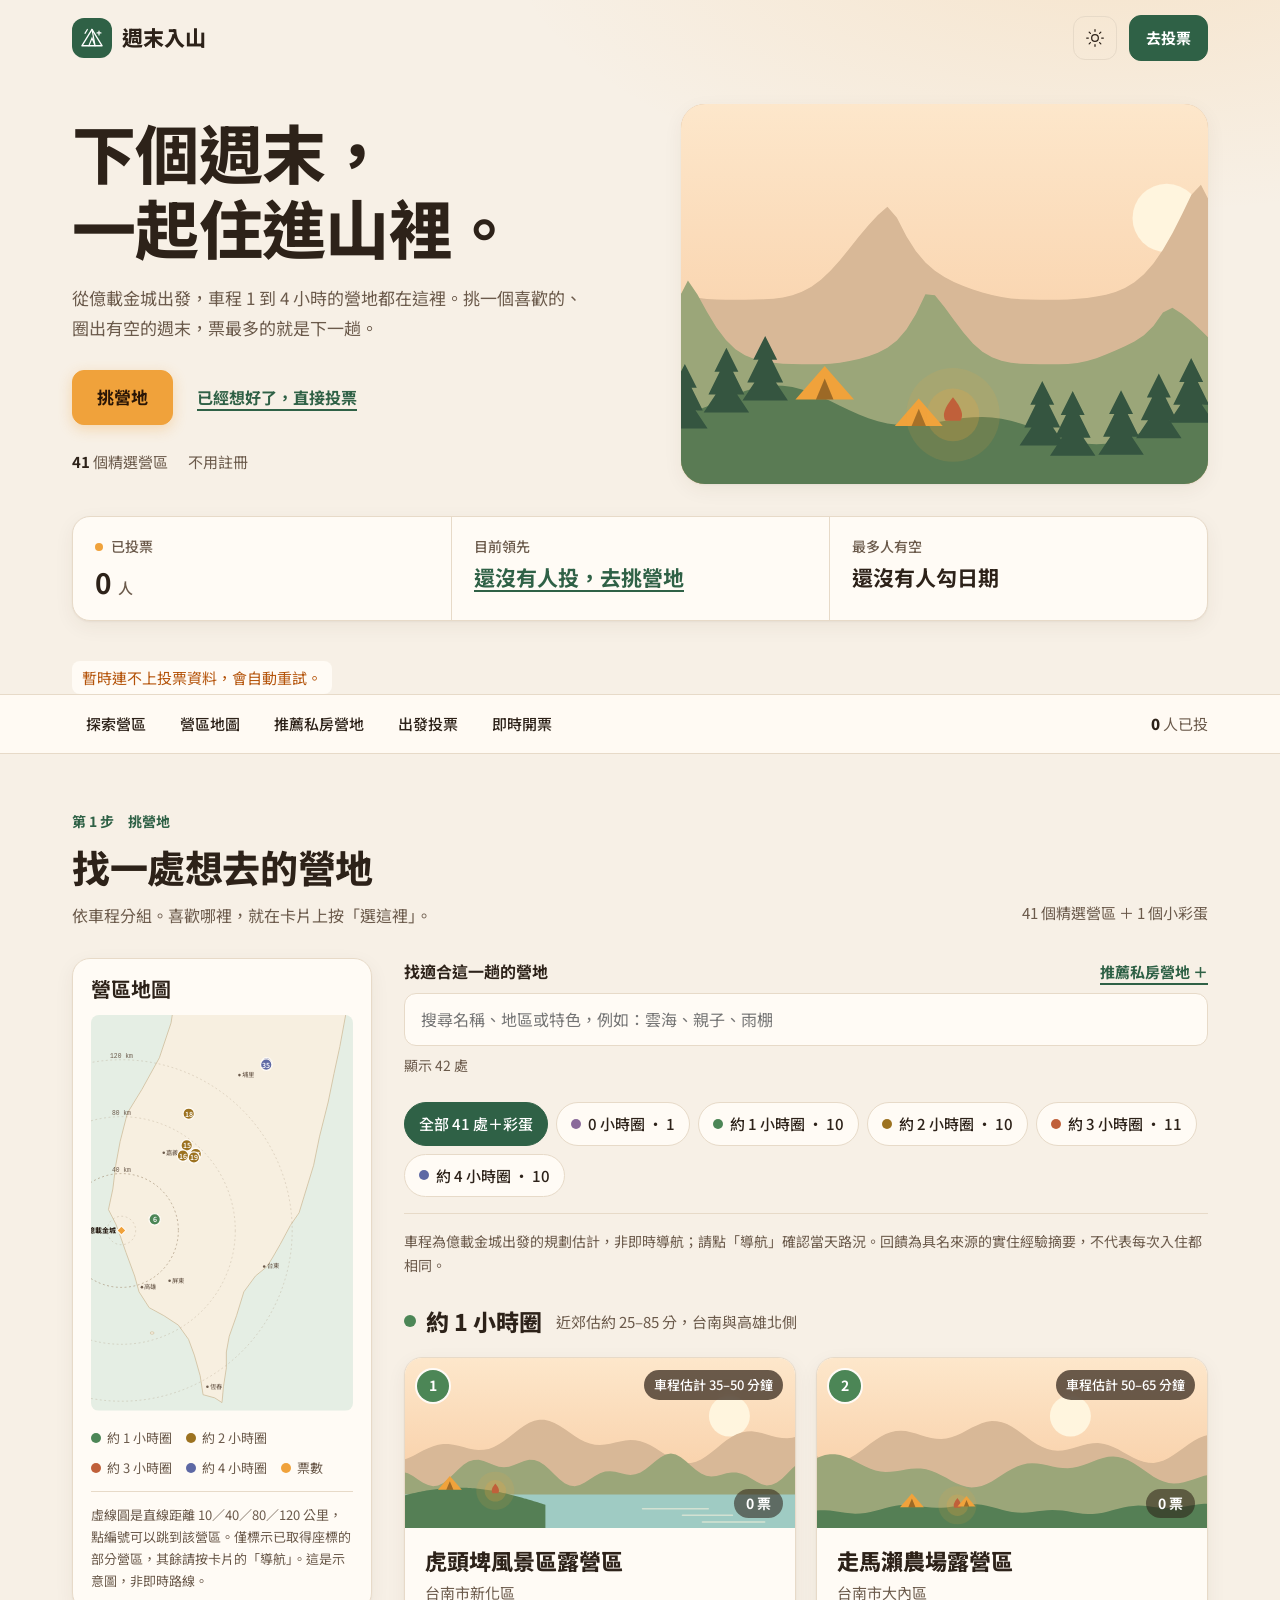
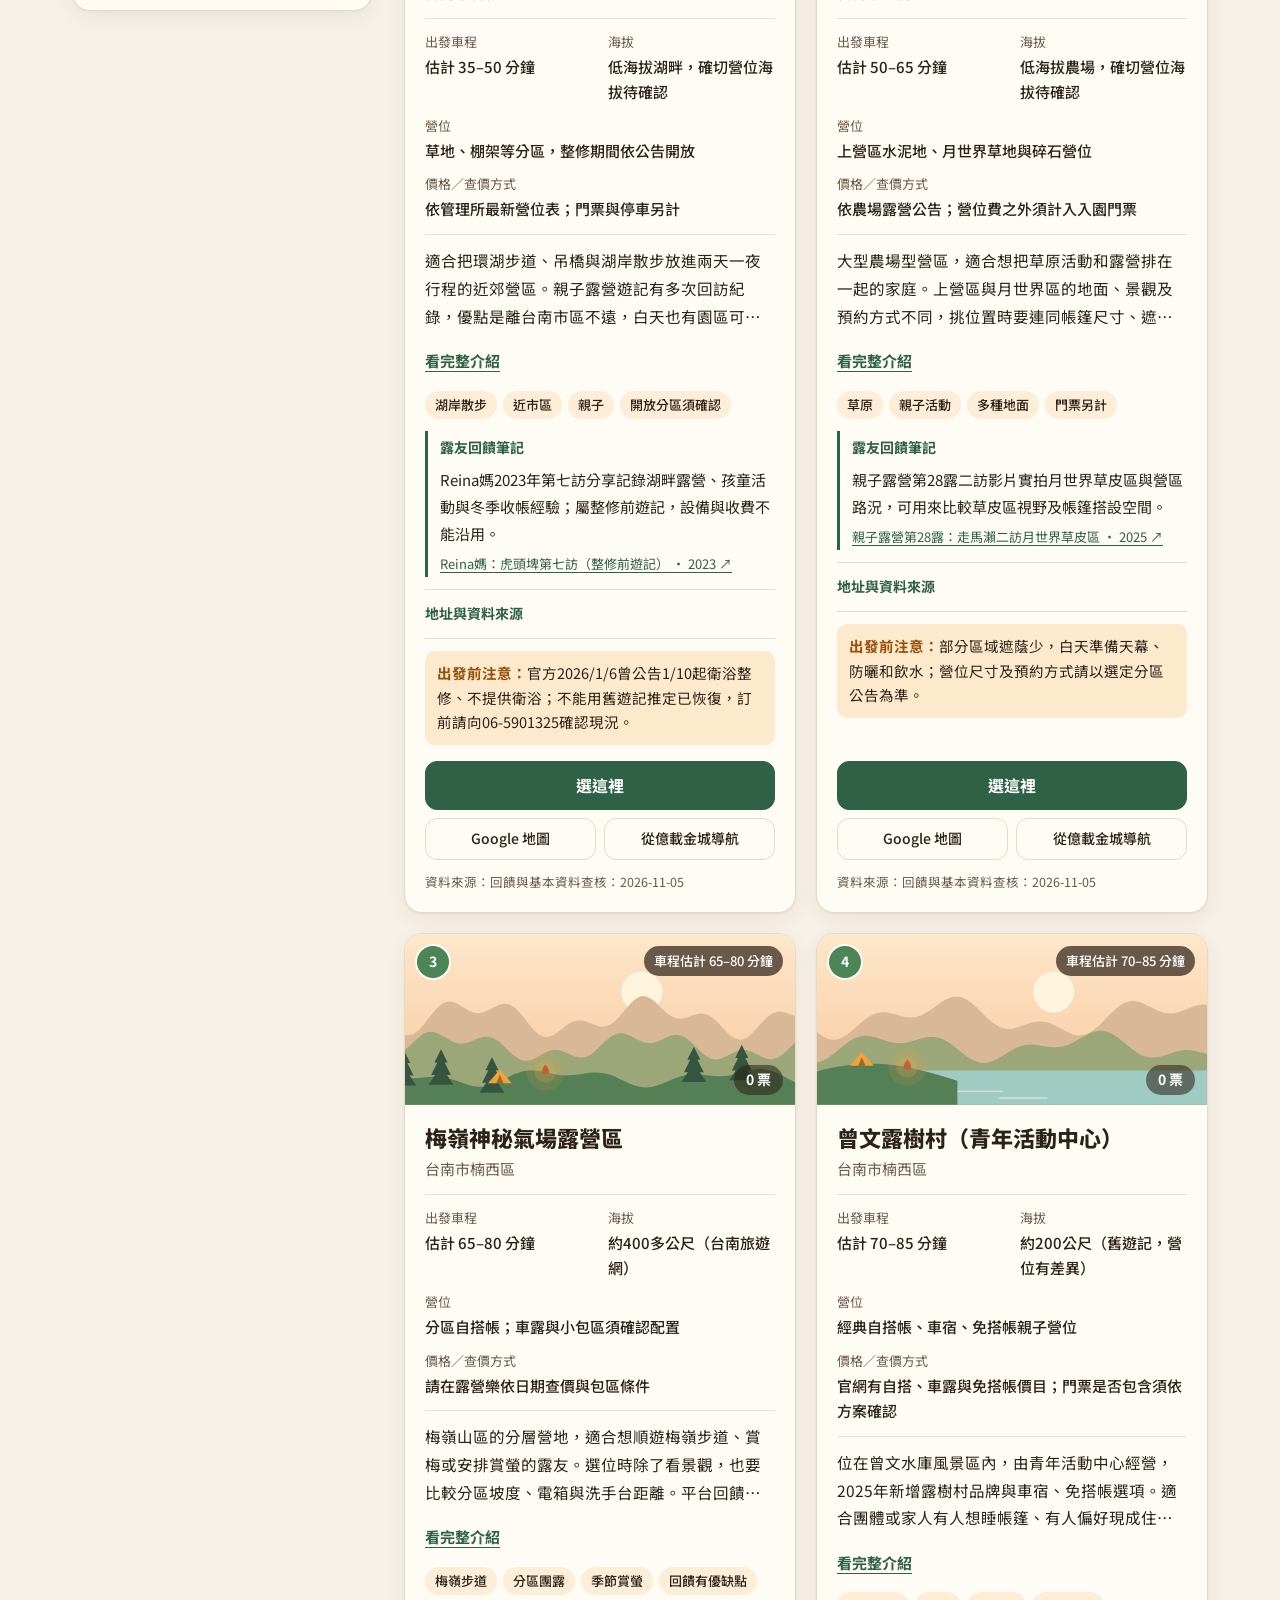
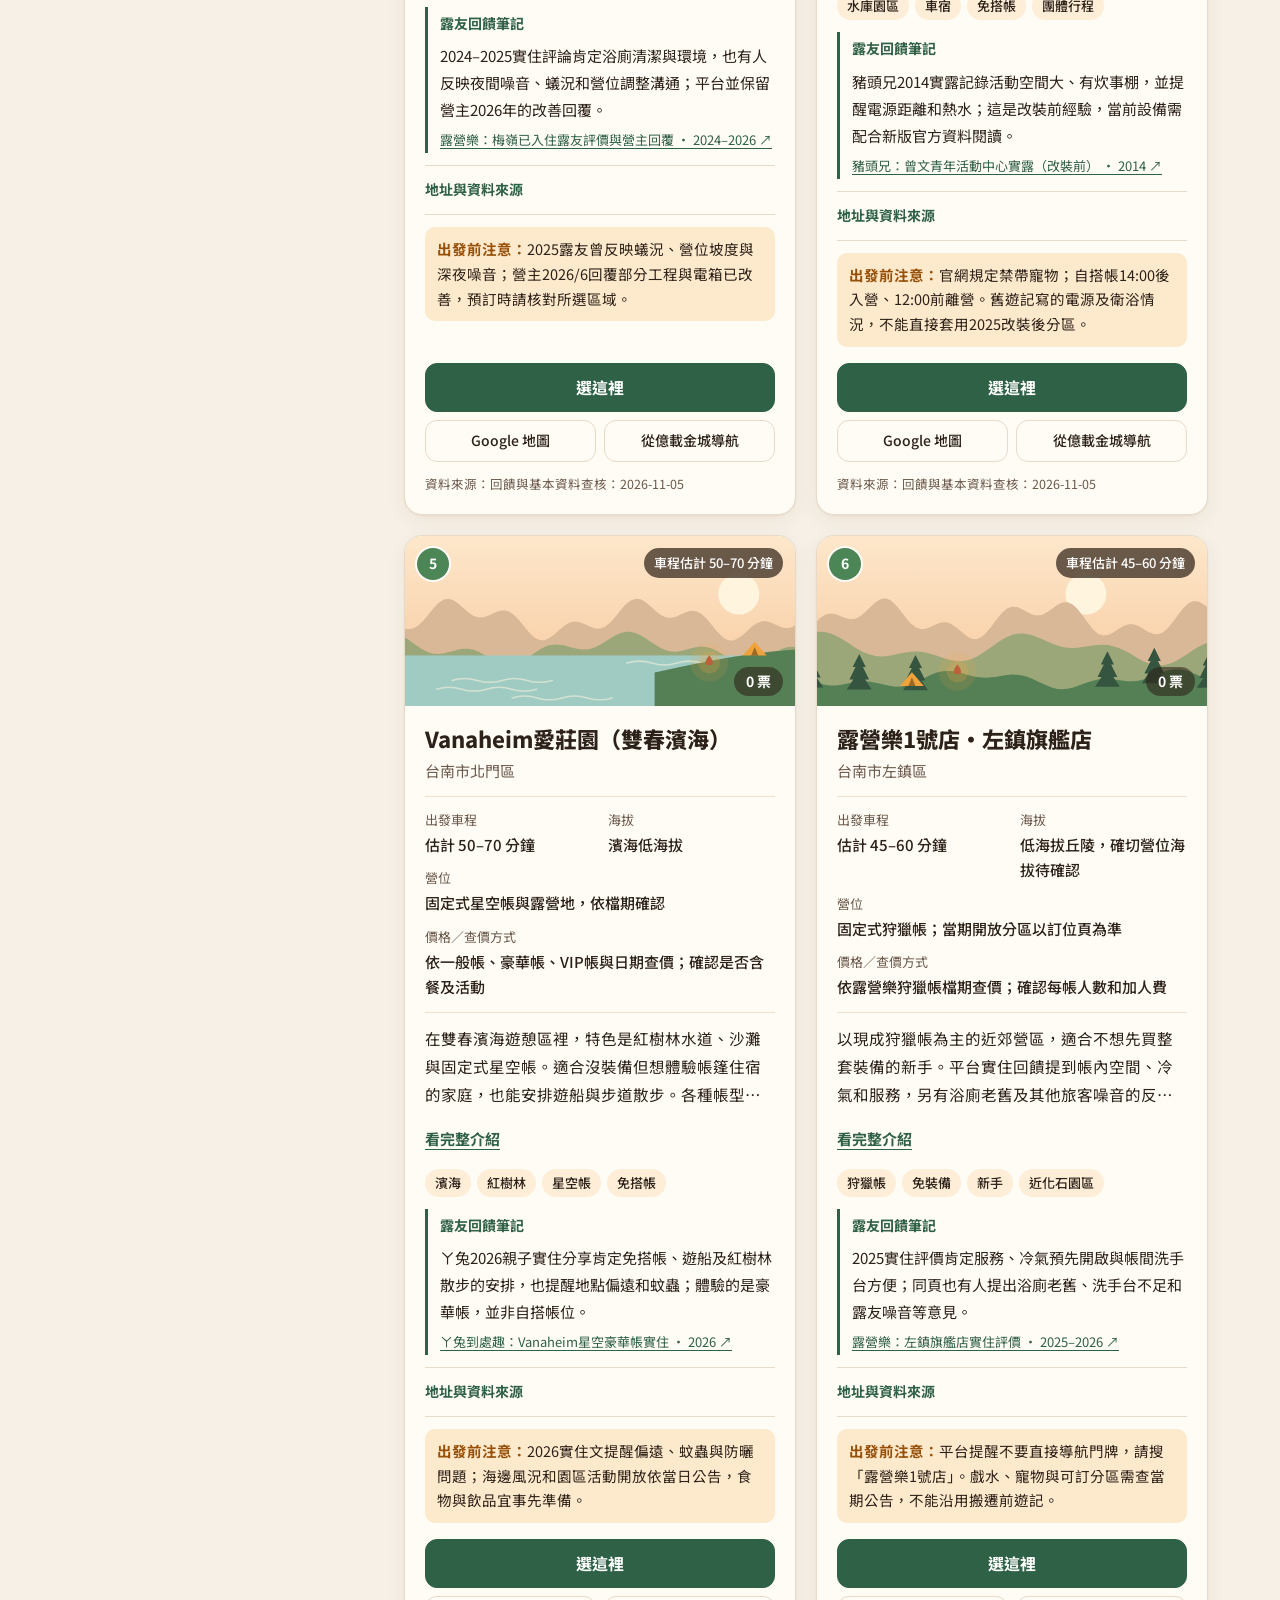
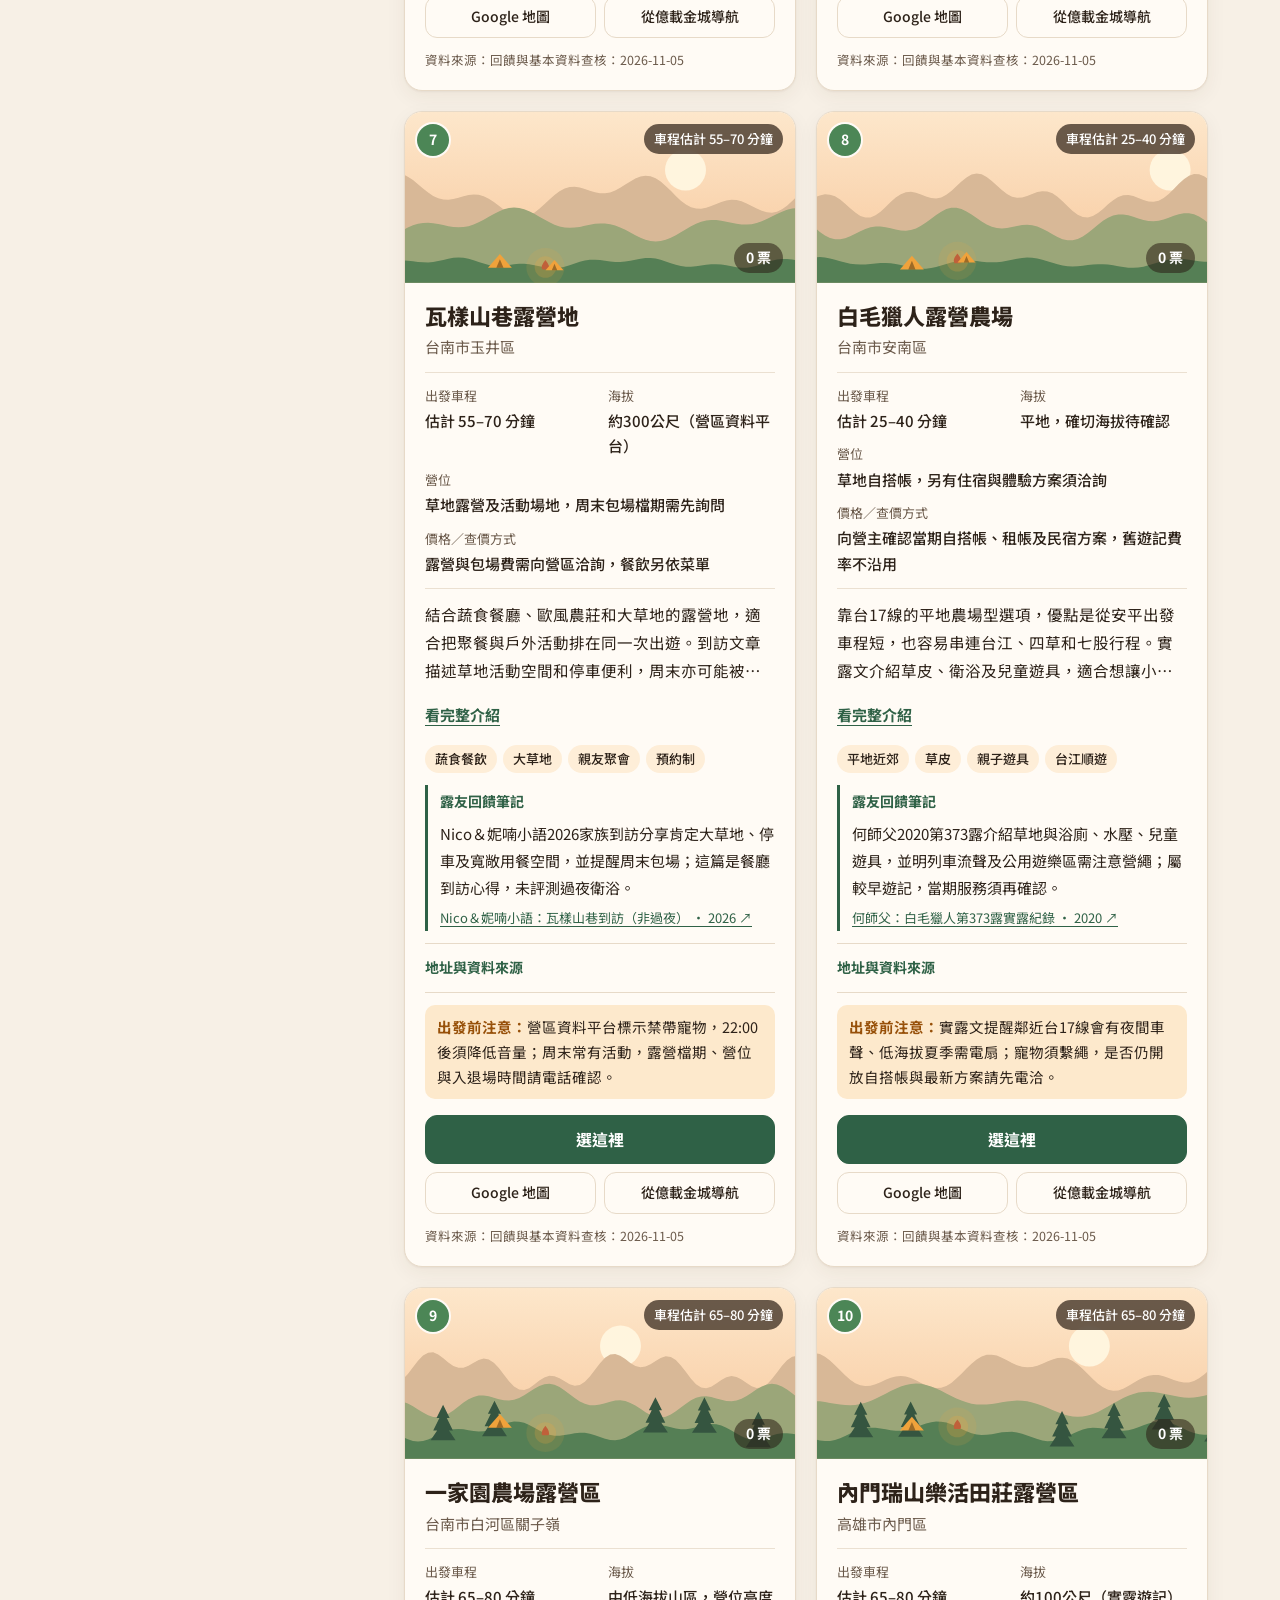
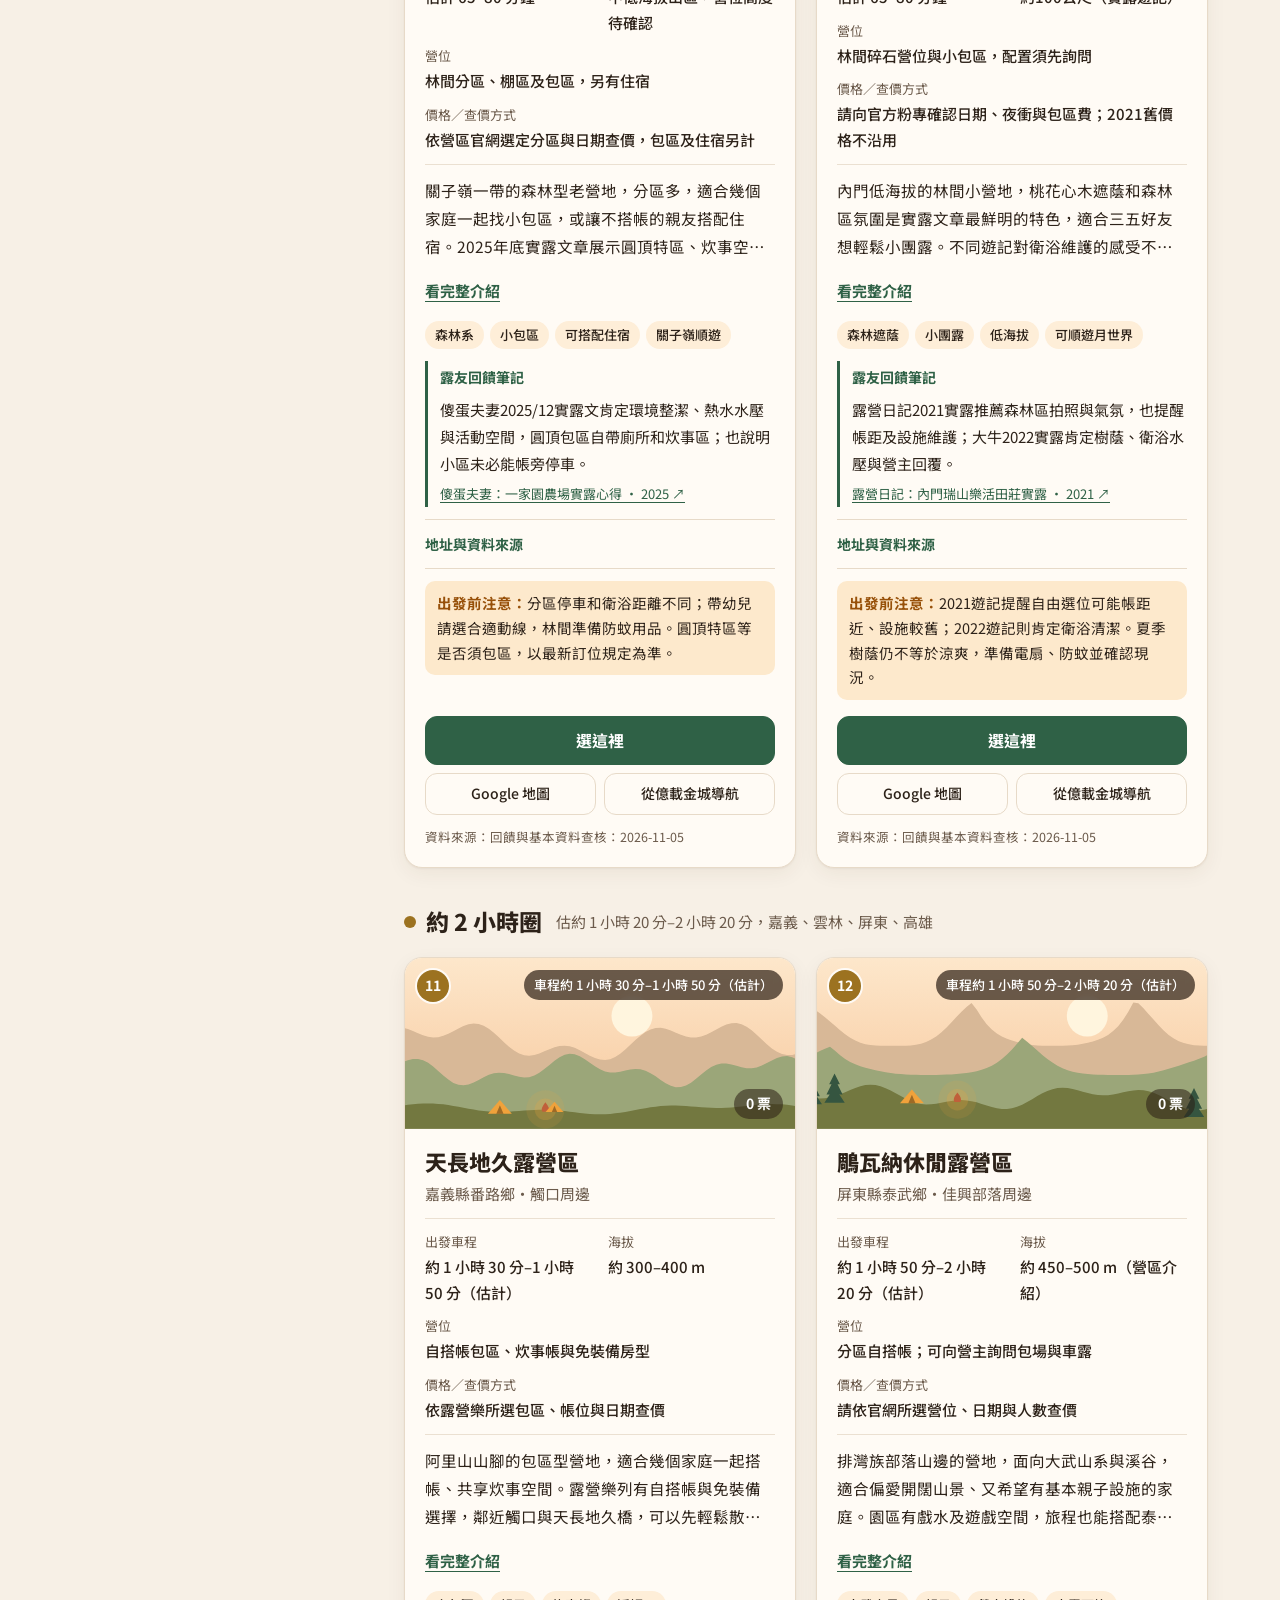
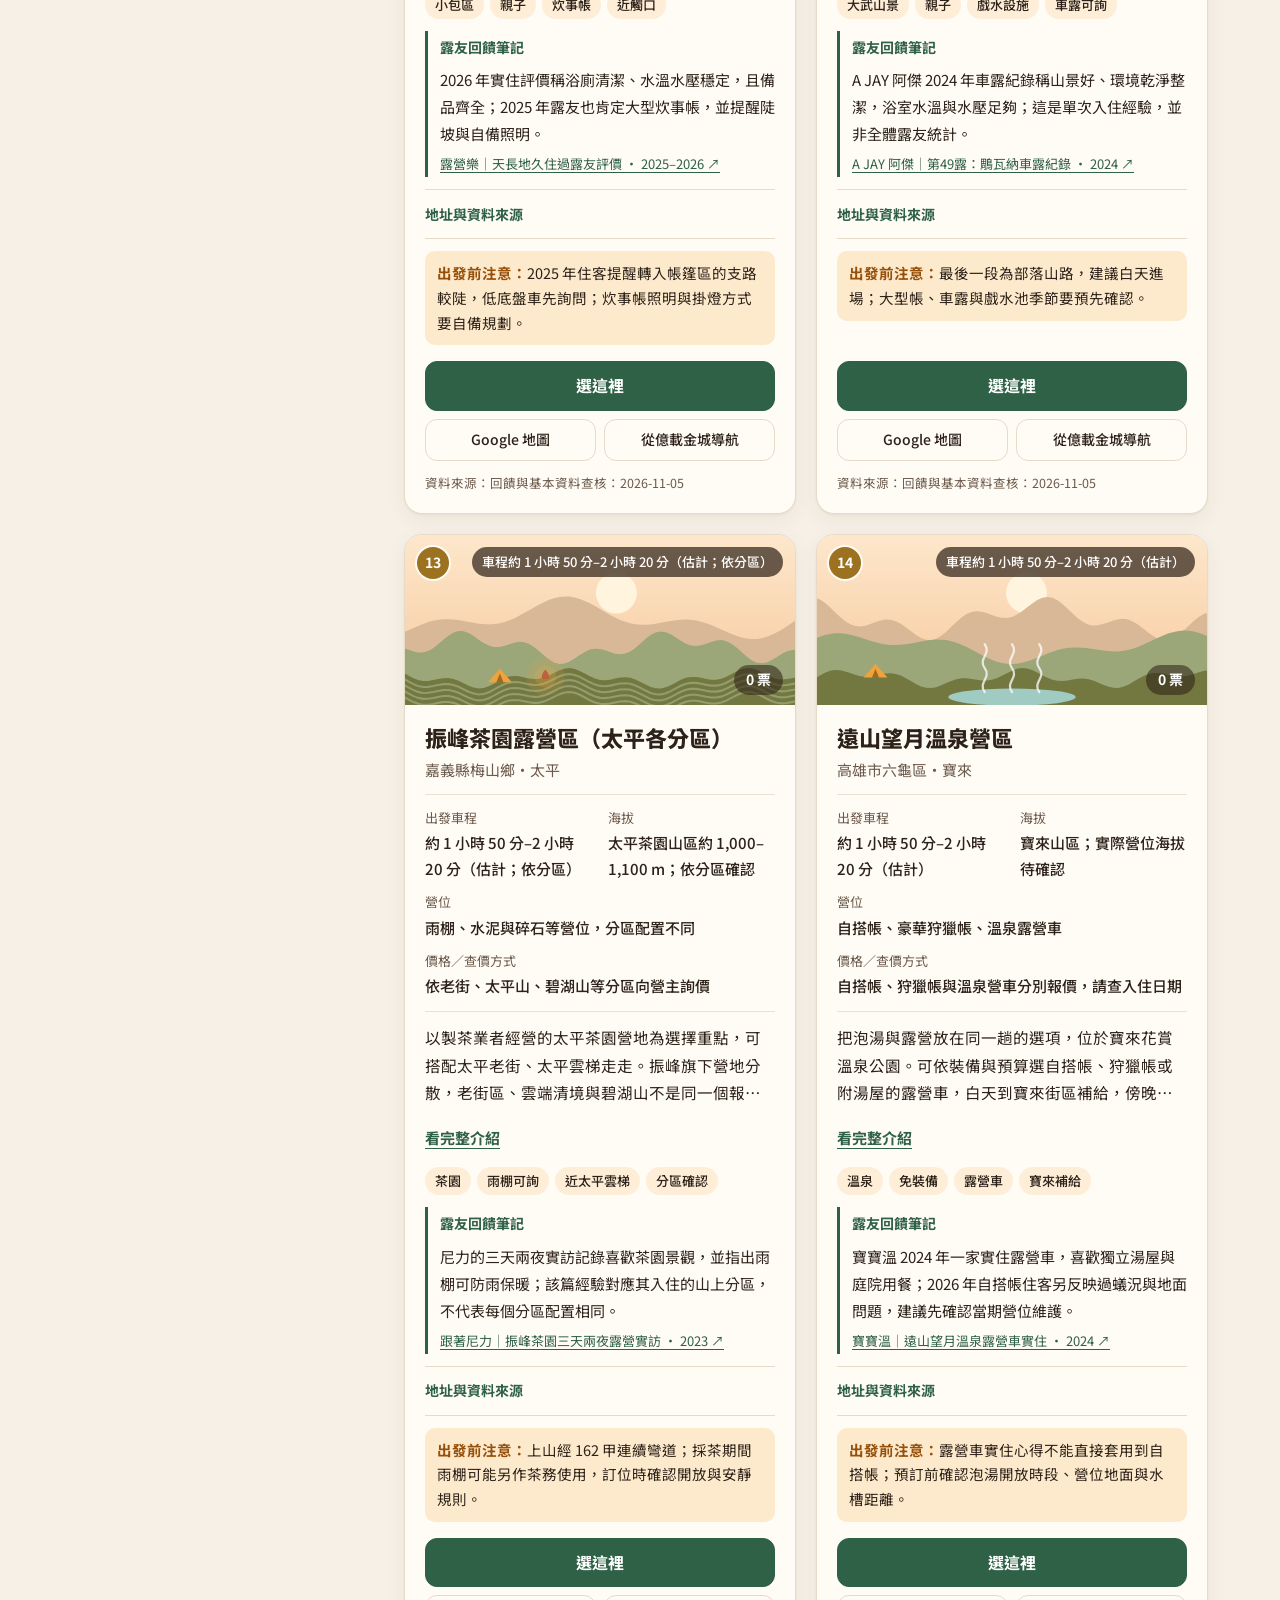
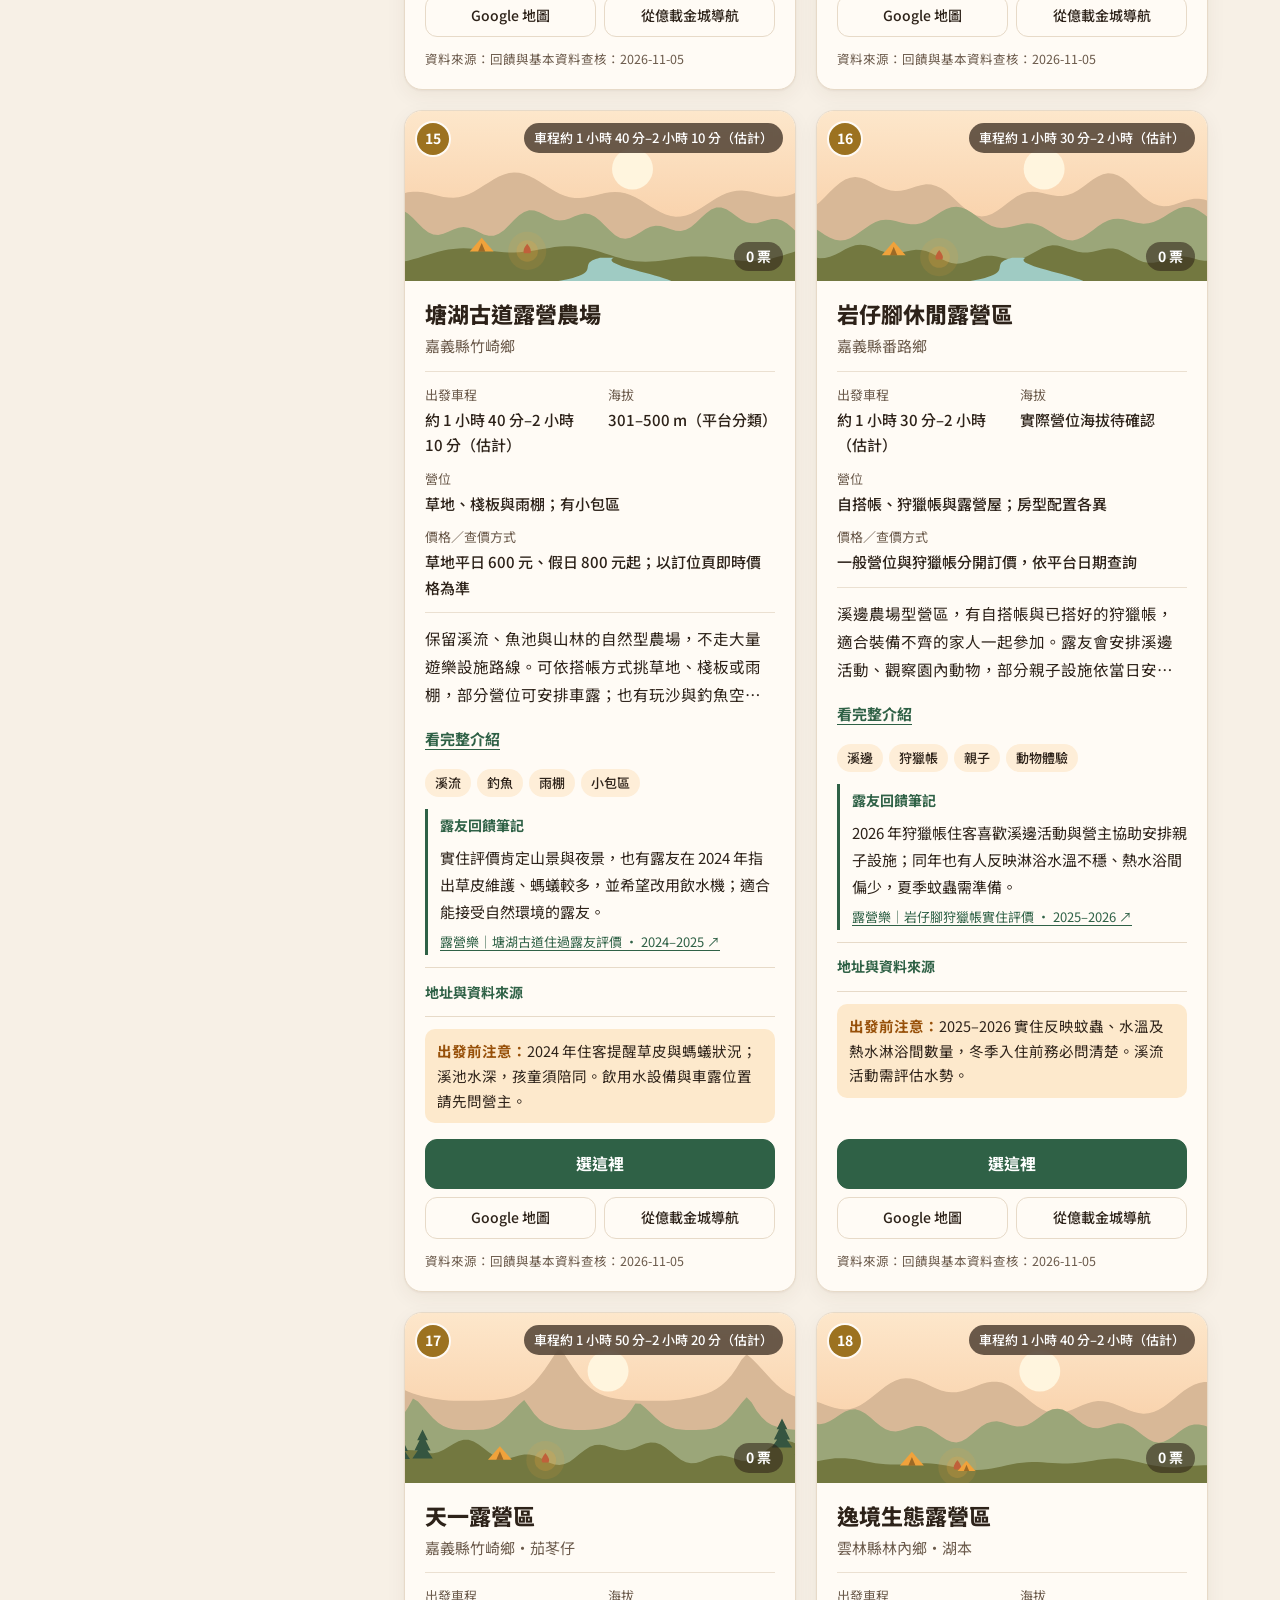
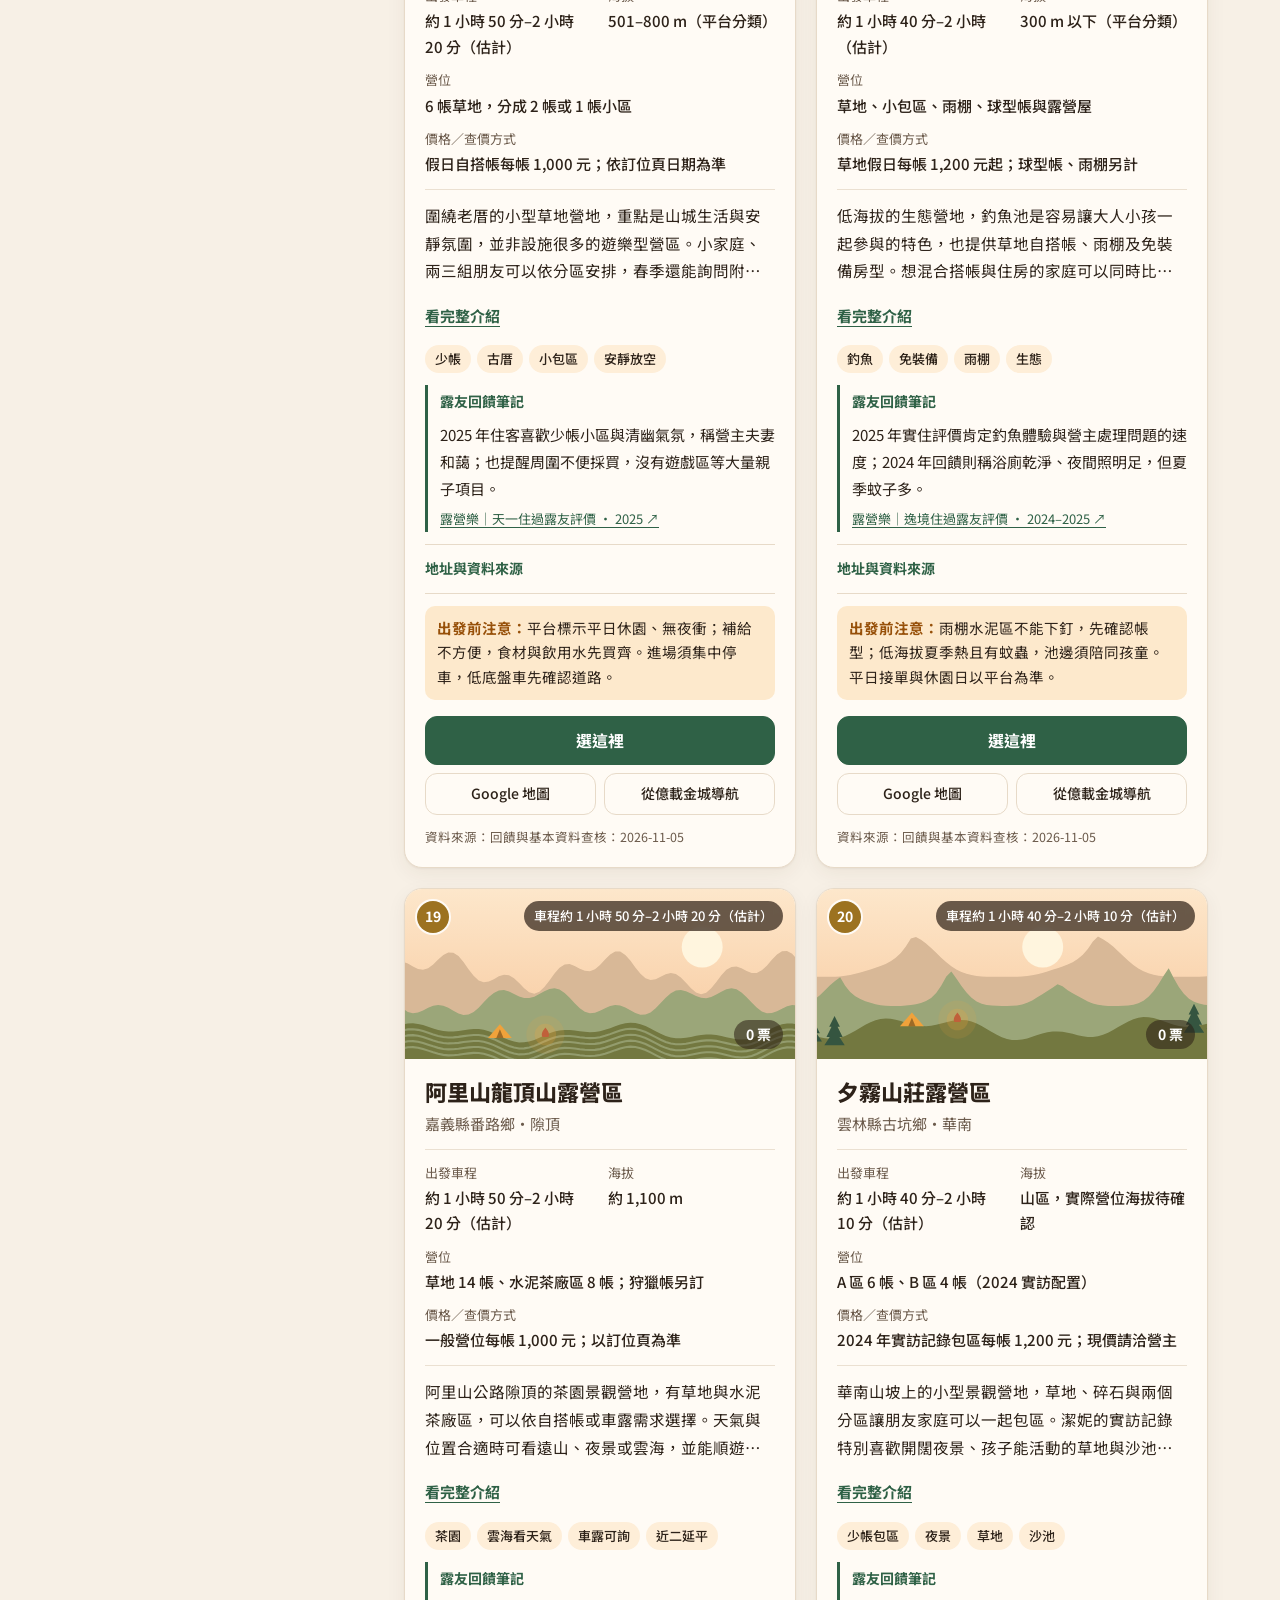
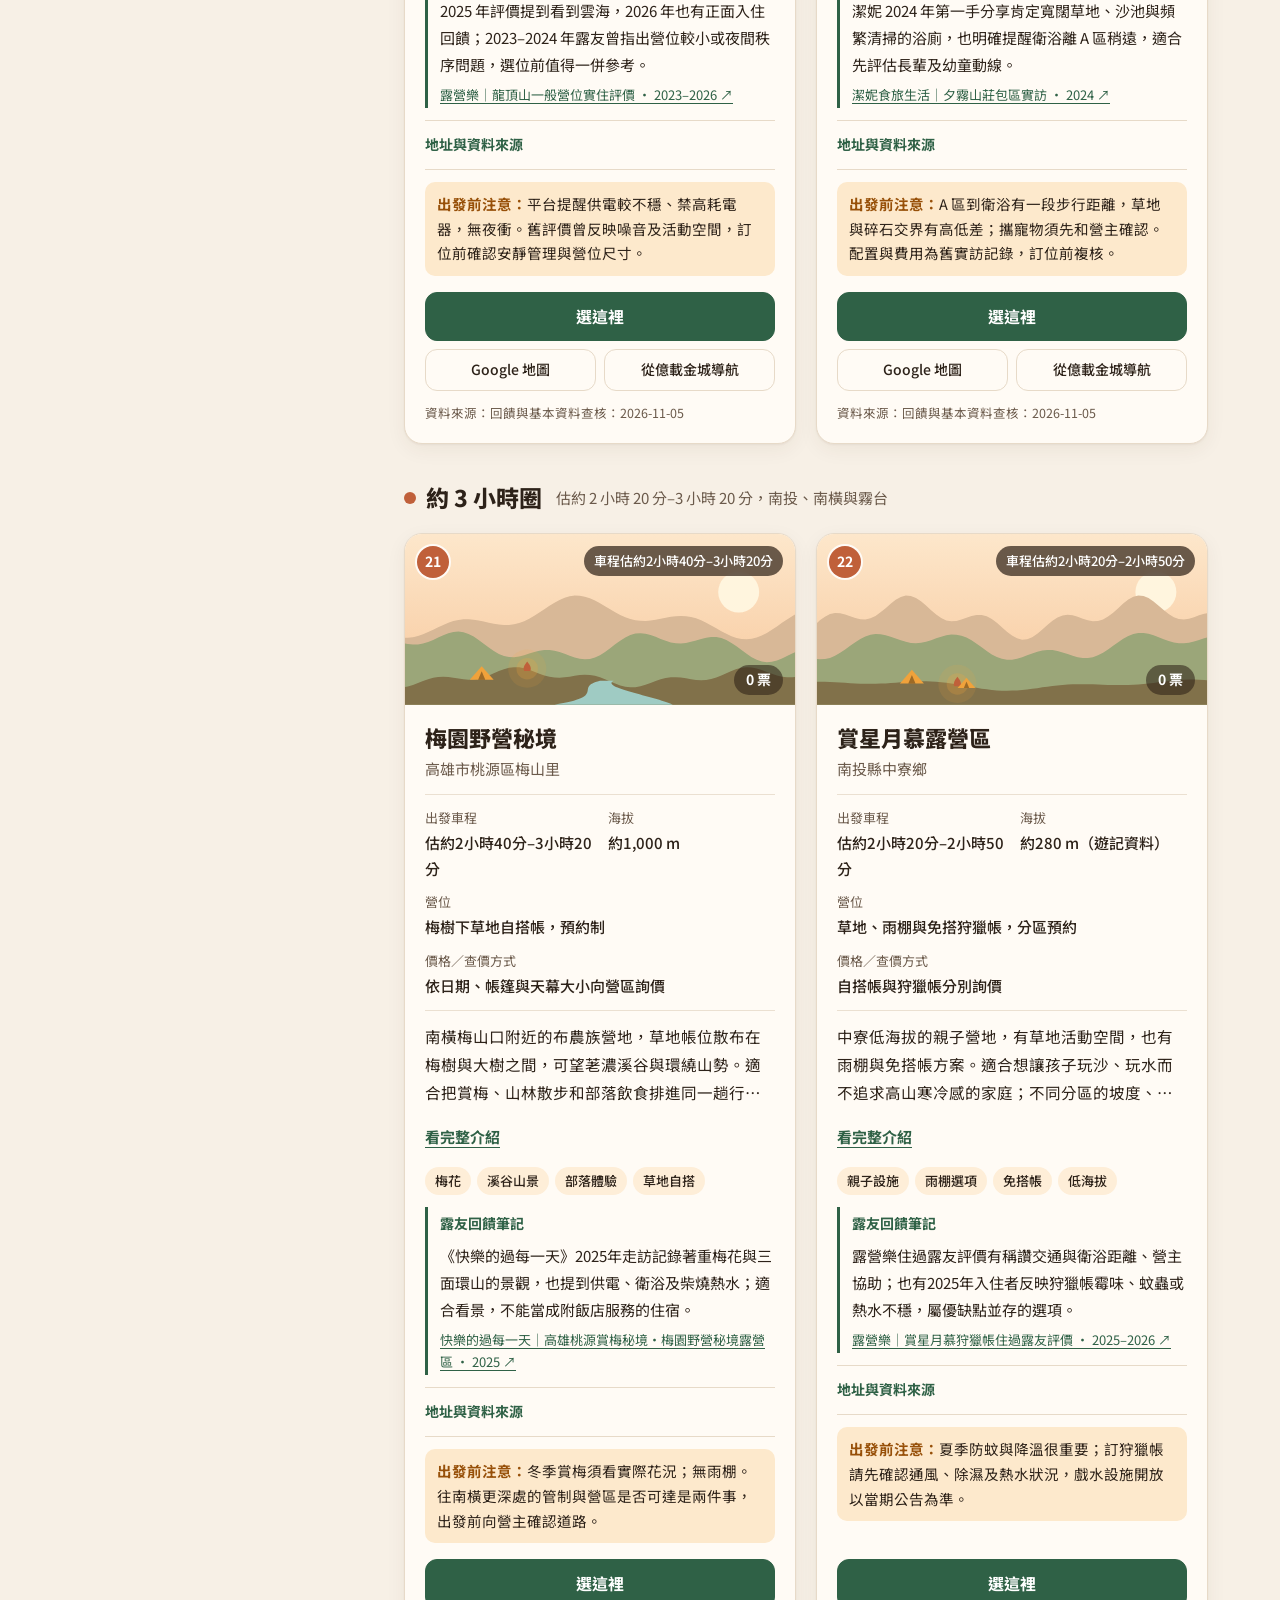
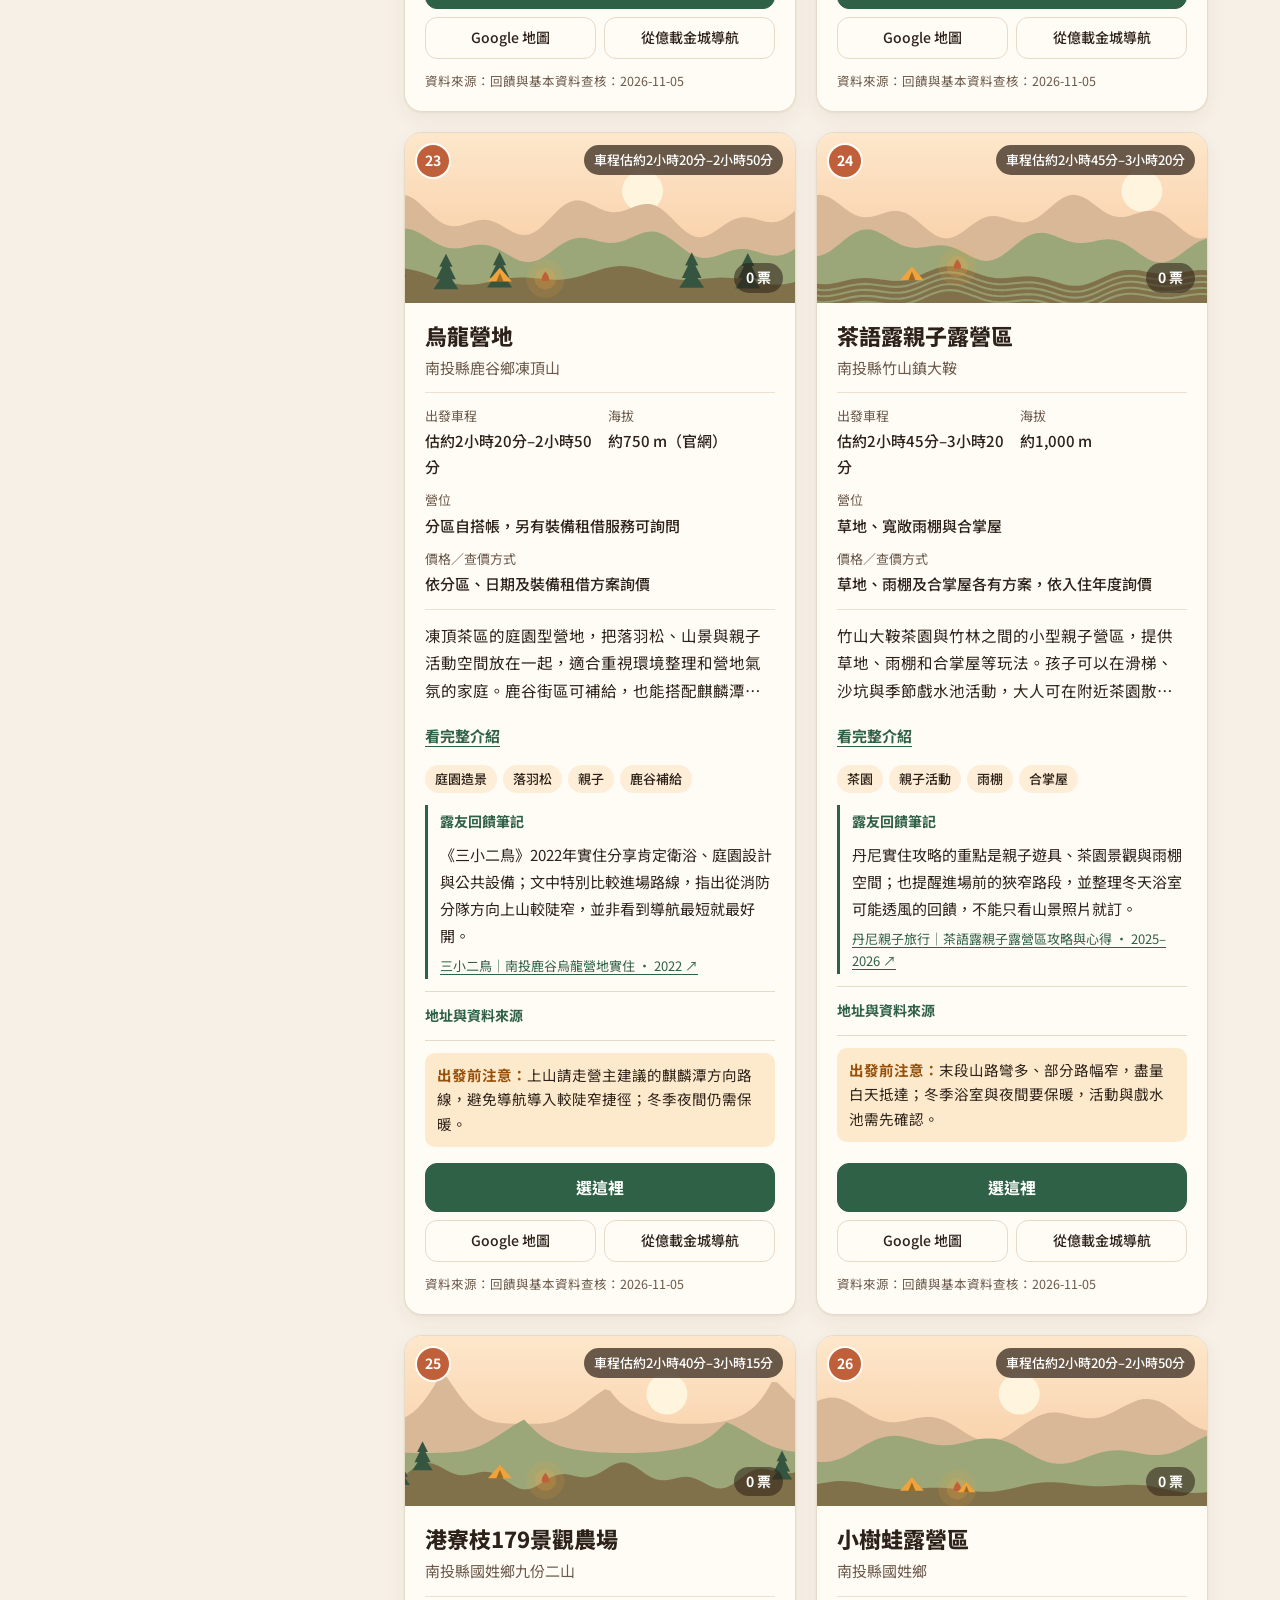
<file: apps-script/Site.html>
<!doctype html>
<html lang="zh-Hant">
<head>
<base target="_blank">
<meta charset="utf-8">
<meta name="viewport" content="width=device-width, initial-scale=1, viewport-fit=cover">
<title>億載金城露營投票</title>
<meta name="description" content="以億載金城為中心、車程 1 到 4 小時的露營區介紹與投票，票最多的就是下一次露營的地點和週末。">
<meta property="og:title" content="億載金城露營投票：下一次露營去哪裡？">
<meta property="og:description" content="41 個營區介紹、地圖和即時開票，打開就能投票，不用註冊。">
<meta property="og:type" content="website">
<meta name="theme-color" content="#f7f0e6">
<script>
try { const theme = localStorage.getItem('campvote.theme'); if (theme === 'light' || theme === 'dark') document.documentElement.dataset.theme = theme; } catch (e) { /* Use the system preference when storage is unavailable. */ }
</script>
<link rel="preconnect" href="https://fonts.googleapis.com">
<link rel="preconnect" href="https://fonts.gstatic.com" crossorigin>
<link rel="stylesheet" href="https://fonts.googleapis.com/css2?family=Noto+Sans+TC:wght@400;500;700;900&display=swap">
<style>
/* Layout: sunset-ridge hero with live scoreboard → sticky tab nav → sticky map + illustrated campsite cards → forest-green vote band → podium results.
   Every campsite card carries a generated landscape banner (lake / meadow / tea terraces / sea …) tinted by its drive-time ring. */
:root{
  --bg:#EEF4EE; --surface:#FFFFFF; --ink:#12231B; --muted:#55695D; --line:#D3DFD5;
  --accent:#0E7A6B; --accent-ink:#FFFFFF; --flame:#EE5A1C; --flame-ink:#FFFFFF; --flame-soft:#FFE4D3;
  --sky1:#FFD37C; --sky2:#FF8C64; --sun:#FFF4CC; --star-op:0;
  --ridge3:#A9C9AE; --ridge2:#5F9E7C; --ridge1:#245E46; --pine:#1A4A37; --water:#7CC3D0; --steam:#FFFFFF;
  --forest:#123B2D; --forest-ink:#EAF6EF; --forest-muted:#A9C7B6;
  --sea:#CFE3E8; --land:#E3EBDD; --coast:#98B0A0; --ring:#6F8578;
  --t0:#6A55D8; --t1:#0FA196; --t2:#5FAE2E; --t3:#EE9B06; --t4:#D6417A;
  --ok:#1F8A50; --warn:#B45309;
  --f-display:"Huninn","Noto Sans TC","PingFang TC","Microsoft JhengHei",sans-serif;
  --f-body:"Noto Sans TC","PingFang TC","Microsoft JhengHei",system-ui,sans-serif;
  --f-mono:"IBM Plex Mono",ui-monospace,Consolas,monospace;
  --r:18px; --shadow:0 1px 2px rgb(0 0 0 / .05),0 10px 28px -14px rgb(0 0 0 / .22);
}
@media (prefers-color-scheme: dark){:root:not([data-theme="light"]){
  --bg:#0B1310; --surface:#14201A; --ink:#E5F0E8; --muted:#95AA9C; --line:#24352C;
  --accent:#3CC6AA; --accent-ink:#04120C; --flame:#FF7637; --flame-ink:#1A0A02; --flame-soft:#3A1E10;
  --sky1:#141B42; --sky2:#3B2D5E; --sun:#F3EFCF; --star-op:1;
  --ridge3:#2C3A55; --ridge2:#1C2C34; --ridge1:#12221B; --pine:#0B1913; --water:#244B60; --steam:#C8D6E2;
  --forest:#0A1D15; --forest-ink:#E5F0E8; --forest-muted:#93B1A0;
  --sea:#0D1B20; --land:#1B2620; --coast:#3C5247; --ring:#7F9488;
  --t0:#A898FF; --t1:#3FD0C2; --t2:#94D35A; --t3:#FFBE3D; --t4:#F27BA9;
  --ok:#62D195; --warn:#F5B65A; color-scheme:dark }}
:root[data-theme="dark"]{
  --bg:#0B1310; --surface:#14201A; --ink:#E5F0E8; --muted:#95AA9C; --line:#24352C;
  --accent:#3CC6AA; --accent-ink:#04120C; --flame:#FF7637; --flame-ink:#1A0A02; --flame-soft:#3A1E10;
  --sky1:#141B42; --sky2:#3B2D5E; --sun:#F3EFCF; --star-op:1;
  --ridge3:#2C3A55; --ridge2:#1C2C34; --ridge1:#12221B; --pine:#0B1913; --water:#244B60; --steam:#C8D6E2;
  --forest:#0A1D15; --forest-ink:#E5F0E8; --forest-muted:#93B1A0;
  --sea:#0D1B20; --land:#1B2620; --coast:#3C5247; --ring:#7F9488;
  --t0:#A898FF; --t1:#3FD0C2; --t2:#94D35A; --t3:#FFBE3D; --t4:#F27BA9;
  --ok:#62D195; --warn:#F5B65A; color-scheme:dark }

*{box-sizing:border-box}
body{margin:0}
[hidden]{display:none!important}
img{max-width:100%}
.card.editing{border-color:var(--accent)}
.ptitle{font-size:19px;margin:0}
html{scroll-behavior:smooth}
body{background:var(--bg);color:var(--ink);font-family:var(--f-body);font-size:15px;line-height:1.65}
body::before{content:"";position:fixed;inset:0 0 auto;height:env(safe-area-inset-top,0px);z-index:40;background:var(--surface)}
.wrap{max-width:1200px;margin:0 auto;padding-left:max(16px,env(safe-area-inset-left,0px));padding-right:max(16px,env(safe-area-inset-right,0px))}
h1,h2,h3{font-family:var(--f-display);text-wrap:balance;margin:0;line-height:1.2;font-weight:400}
a{color:var(--accent)}
button,input,select,textarea{font:inherit;color:inherit}
:focus-visible{outline:3px solid var(--flame);outline-offset:2px}
.mono{font-family:var(--f-mono);font-variant-numeric:tabular-nums}
section[id],article[id]{scroll-margin-top:70px}

/* ---------- hero ---------- */
.hero{position:relative;overflow:hidden;isolation:isolate}
.hero .scene{position:absolute;inset:0;width:100%;height:100%;z-index:-1}
.hero .wrap{padding-block:52px 40px;display:grid;gap:18px}
.kicker{display:inline-flex;align-self:start;justify-self:start;gap:8px;align-items:center;background:color-mix(in srgb,var(--surface) 75%,transparent);backdrop-filter:blur(6px);border-radius:999px;padding:4px 14px 4px 6px;font-size:13px;font-weight:500}
.kicker b{background:var(--flame);color:var(--flame-ink);border-radius:999px;padding:1px 10px;font-weight:700}
.hero h1{font-size:clamp(44px,9vw,96px);line-height:1.02;letter-spacing:.01em}
.hero h1 em{font-style:normal;color:var(--flame)}
.hero .lede{max-width:46ch;margin:0;font-size:16.5px;font-weight:500}
.cta{display:flex;flex-wrap:wrap;gap:10px}
.board{display:grid;grid-template-columns:repeat(3,minmax(0,1fr));gap:12px;margin-top:clamp(40px,10vw,120px)}
.stat{background:color-mix(in srgb,var(--surface) 88%,transparent);backdrop-filter:blur(8px);border-radius:var(--r);padding:14px 18px;box-shadow:var(--shadow);min-width:0}
.stat .k{font-size:12.5px;color:var(--muted);font-weight:500;letter-spacing:.04em}
.stat .v{font-family:var(--f-display);font-size:clamp(20px,2.6vw,28px);line-height:1.25;overflow-wrap:anywhere}
.stat .v small{font-family:var(--f-body);font-size:13px;color:var(--muted)}
.stat.lead{background:var(--flame);color:var(--flame-ink)}
.stat.lead .k,.stat.lead .v small{color:inherit;opacity:.85}
.loadnote{font-size:13px;color:var(--warn);background:var(--surface);border-radius:8px;padding:4px 10px;justify-self:start}

/* ---------- nav ---------- */
.nav{position:sticky;top:env(safe-area-inset-top,0px);z-index:30;background:color-mix(in srgb,var(--surface) 92%,transparent);backdrop-filter:blur(10px);border-bottom:1px solid var(--line)}
.nav .wrap{display:flex;align-items:center;gap:4px;padding-block:8px;overflow-x:auto;scrollbar-width:none}
.nav a{text-decoration:none;color:var(--ink);font-weight:500;padding:6px 12px;border-radius:999px;white-space:nowrap}
.nav a:hover{background:var(--bg)}
.nav .navcount{margin-left:auto;white-space:nowrap;font-size:13px;color:var(--muted)}
.nav .navcount b{color:var(--flame);font-family:var(--f-mono)}

/* ---------- buttons ---------- */
.btn{border:1.5px solid var(--line);background:var(--surface);border-radius:999px;padding:7px 15px;cursor:pointer;text-decoration:none;color:var(--ink);font-size:14px;font-weight:500;display:inline-flex;align-items:center;gap:6px;transition:transform .15s,border-color .15s}
.btn:hover{border-color:var(--ink);transform:translateY(-1px)}
.btn.primary{background:var(--accent);color:var(--accent-ink);border-color:var(--accent);font-weight:700}
.btn.hot{background:var(--flame);color:var(--flame-ink);border-color:var(--flame);font-weight:700}
.btn.big{padding:11px 22px;font-size:16px}
.btn:disabled{opacity:.5;cursor:not-allowed;transform:none}
.btn.pick{flex:1 1 100%;justify-content:center;padding:9px 15px;font-weight:700;border-color:var(--flame);color:var(--flame)}
.btn.pick[aria-pressed="true"]{background:var(--flame);color:var(--flame-ink)}

/* ---------- explore ---------- */
.explore{display:grid;grid-template-columns:minmax(0,370px) minmax(0,1fr);gap:28px;padding-block:32px}
.mapcol{position:sticky;top:64px;align-self:start}
.mapcard{background:var(--surface);border-radius:var(--r);padding:14px;box-shadow:var(--shadow)}
.mapcard h2{font-size:22px;margin:2px 4px 10px}
.mapcard svg{display:block;width:100%;height:auto;max-height:72vh;border-radius:12px}
.maplegend{display:flex;flex-wrap:wrap;gap:6px 14px;font-size:12px;color:var(--muted);margin-top:10px}
.maplegend span{display:inline-flex;align-items:center;gap:6px}
.dot{width:10px;height:10px;border-radius:50%;display:inline-block;flex:none}
.mapnote{font-size:12px;color:var(--muted);margin:6px 0 0}
.pin-g{cursor:pointer}
.pin-g circle.p{stroke:var(--surface);stroke-width:2;transition:r .15s}
.pin-g text{font-family:var(--f-mono);font-size:11px;font-weight:600;fill:#fff;text-anchor:middle;dominant-baseline:central;pointer-events:none}
.pin-g.dim{opacity:.2}
.pin-g.hot circle.p{stroke:var(--ink);stroke-width:3}
.pin-g .badge{fill:var(--flame)}
.pin-g .badge-t{fill:#fff;font-size:10px}

.listcol{min-width:0;display:grid;gap:30px;align-content:start}
.filters{display:flex;flex-wrap:wrap;gap:8px}
.chip{border:1.5px solid var(--line);background:var(--surface);border-radius:999px;padding:6px 14px;cursor:pointer;font-size:14px;font-weight:500;display:inline-flex;gap:7px;align-items:center}
.chip[aria-pressed="true"]{background:var(--ink);color:var(--bg);border-color:var(--ink)}
.tier{display:grid;gap:14px}
.tier-h{display:flex;align-items:center;gap:12px;flex-wrap:wrap}
.tier-h .ring{font-family:var(--f-display);font-size:28px;display:flex;align-items:center;gap:10px}
.tier-h .ring i{width:16px;height:16px;border-radius:50%;box-shadow:0 0 0 5px color-mix(in srgb,currentColor 18%,transparent)}
.tier-h .sub{font-size:13.5px;color:var(--muted)}
.cards{display:grid;grid-template-columns:repeat(auto-fill,minmax(min(100%,300px),1fr));gap:18px}

.card{background:var(--surface);border-radius:var(--r);overflow:hidden;box-shadow:var(--shadow);display:flex;flex-direction:column;border:2px solid transparent;transition:border-color .2s,transform .2s}
.card.hot{border-color:var(--ink);transform:translateY(-2px)}
.card.picked{border-color:var(--flame)}
.banner{position:relative;aspect-ratio:16/6;max-width:100%;overflow:hidden}
.banner svg{display:block;width:100%;height:100%}
.num{position:absolute;left:12px;top:12px;width:36px;height:36px;border-radius:50%;color:#fff;display:grid;place-items:center;font-family:var(--f-mono);font-weight:600;font-size:15px;box-shadow:0 0 0 3px rgb(255 255 255 / .8)}
.num.p{background:#1D2A24;font-family:var(--f-display);font-size:16px}
.drive{position:absolute;right:12px;top:12px;background:rgb(10 20 15 / .55);color:#fff;border-radius:999px;padding:3px 11px;font-size:12.5px;font-weight:500;backdrop-filter:blur(4px)}
.vc{position:absolute;right:12px;bottom:10px;background:var(--flame);color:#fff;border-radius:999px;padding:2px 12px;font-weight:700;font-size:13px;font-family:var(--f-mono)}
.vc[data-zero="1"]{background:rgb(10 20 15 / .5)}
.card .body{padding:14px 18px 18px;display:flex;flex-direction:column;gap:10px;flex:1;min-width:0}
.card h3{font-size:22px}
.place{font-size:13px;color:var(--muted);margin-top:-6px}
.facts{display:grid;grid-template-columns:repeat(2,minmax(0,1fr));gap:6px 12px;font-size:13px;margin:0;padding:10px 12px;background:var(--bg);border-radius:12px}
.facts div{min-width:0}
.facts dt{color:var(--muted);font-size:11.5px;letter-spacing:.04em}
.facts dd{margin:0;font-weight:500;overflow-wrap:anywhere;font-variant-numeric:tabular-nums}
.facts .wide{grid-column:1 / -1}
.intro{margin:0;font-size:14.5px}
.tags{display:flex;flex-wrap:wrap;gap:6px}
.tag{font-size:12px;border-radius:999px;padding:2px 10px;background:color-mix(in srgb,var(--tc,var(--accent)) 14%,transparent);color:var(--ink);font-weight:500}
.tag.legal{background:color-mix(in srgb,var(--ok) 18%,transparent);color:var(--ok);font-weight:700}
.season{font-size:13px;margin:0;padding:8px 12px;border-radius:10px;background:var(--flame-soft);color:var(--ink)}
.season::before{content:"出發前注意　";font-weight:700;color:var(--warn)}
.actions{display:flex;flex-wrap:wrap;gap:8px;align-items:center;margin-top:auto;padding-top:4px}
.actions .btn:not(.pick){font-size:13px;padding:6px 12px}
.src{font-size:11.5px;color:var(--muted);margin:0}
.by{font-size:13px;color:var(--muted);margin-top:-6px}

/* proposals */
.propose{background:var(--surface);border:2px dashed var(--line);border-radius:var(--r);padding:16px 20px}
.propose summary{cursor:pointer;font-family:var(--f-display);font-size:20px;list-style:none;display:flex;align-items:center;gap:10px}
.propose summary::-webkit-details-marker{display:none}
.propose summary::before{content:"+";display:grid;place-items:center;width:30px;height:30px;border-radius:50%;background:var(--flame);color:var(--flame-ink);font-family:var(--f-mono);font-weight:600;flex:none}
.propose[open] summary::before{content:"−"}
.propose form{display:grid;gap:12px;margin-top:14px}
.propose .row{display:grid;gap:4px}
.propose label{font-size:14px;font-weight:500}
.hint{font-size:12.5px;color:var(--muted);margin:0}
input[type=text],input[type=url],textarea,select{background:var(--surface);border:1.5px solid var(--line);border-radius:12px;padding:9px 12px;max-width:100%;color:var(--ink)}
.propose input,.propose textarea{width:100%;background:var(--bg)}
.status{min-height:1.6em;font-size:14px;color:var(--muted)}
.status.ok{color:var(--ok)} .status.err{color:var(--warn)}
.empty{color:var(--muted);font-size:14px;margin:0}

/* ---------- vote band ---------- */
.band{background:var(--forest);color:var(--forest-ink);position:relative;overflow:hidden}
.band::before{content:"";position:absolute;inset:0;background:repeating-radial-gradient(circle at 100% 0%,transparent 0 46px,rgb(255 255 255 / .05) 46px 47px);pointer-events:none}
.band .wrap{position:relative;padding-block:48px}
.vote{display:grid;gap:22px;max-width:860px}
.vote h2{font-size:clamp(32px,5vw,46px)}
.vote .sub{color:var(--forest-muted);margin:-10px 0 0}
.step{display:grid;gap:10px;background:rgb(255 255 255 / .06);border:1px solid rgb(255 255 255 / .12);border-radius:var(--r);padding:16px 18px}
.step .h{font-weight:700;font-size:16px;display:flex;align-items:center;gap:10px}
.step .h .n{display:grid;place-items:center;width:28px;height:28px;border-radius:50%;background:var(--flame);color:var(--flame-ink);font-family:var(--f-mono);font-size:14px;flex:none}
.step select,.step input[type=text]{width:100%;background:var(--surface);color:var(--ink);border-color:transparent}
.dates{display:grid;grid-template-columns:repeat(auto-fill,minmax(118px,1fr));gap:10px}
.dateopt{position:relative;display:grid;gap:0;justify-items:start;border:1.5px solid rgb(255 255 255 / .2);border-radius:14px;padding:10px 12px;cursor:pointer;background:rgb(255 255 255 / .04);transition:background .15s,border-color .15s}
.dateopt input{position:absolute;opacity:0;pointer-events:none}
.dateopt .m{font-size:12px;color:var(--forest-muted)}
.dateopt .d{font-family:var(--f-display);font-size:24px;line-height:1.15;font-variant-numeric:tabular-nums}
.dateopt .w{font-size:12px;color:var(--forest-muted)}
.dateopt .hn{position:absolute;right:8px;top:8px;font-size:10.5px;background:var(--t3);color:#1A1200;border-radius:999px;padding:0 7px;font-weight:700}
.dateopt.on{background:var(--flame);border-color:var(--flame);color:#fff}
.dateopt.on .m,.dateopt.on .w{color:rgb(255 255 255 / .85)}
.dateopt:has(input:focus-visible){outline:3px solid var(--t3);outline-offset:2px}
.notice{border:1.5px dashed var(--t3);border-radius:14px;padding:12px 14px;font-size:14px}
.notice b{color:var(--t3)}
.band .status{color:var(--forest-muted)}
.band .status.ok{color:#7FE0A8} .band .status.err{color:#FFC27A}
.band .btn:not(.primary):not(.hot){background:transparent;color:var(--forest-ink);border-color:rgb(255 255 255 / .3)}

/* ---------- results ---------- */
.results{display:grid;gap:20px;padding-block:48px}
.results > h2{font-size:clamp(32px,5vw,46px)}
.podium{display:grid;grid-template-columns:minmax(0,1.3fr) minmax(0,1fr);gap:18px}
.leadcard{border-radius:var(--r);overflow:hidden;position:relative;min-height:220px;display:flex;align-items:flex-end;box-shadow:var(--shadow);isolation:isolate;background:var(--surface)}
.leadcard svg{position:absolute;inset:0;width:100%;height:100%;z-index:-1}
.leadcard .in{padding:18px 20px;margin:14px;background:color-mix(in srgb,var(--surface) 90%,transparent);backdrop-filter:blur(8px);border-radius:14px;display:grid;gap:2px;max-width:calc(100% - 28px)}
.leadcard .k{font-size:12.5px;color:var(--flame);font-weight:700;letter-spacing:.06em}
.leadcard .name{font-family:var(--f-display);font-size:clamp(24px,3.4vw,34px);line-height:1.2;overflow-wrap:anywhere}
.leadcard .meta{font-size:14px;color:var(--muted)}
.panel{background:var(--surface);border-radius:var(--r);padding:18px 20px;min-width:0;box-shadow:var(--shadow)}
.panel h3{font-size:21px;margin-bottom:12px}
.bars{display:grid;gap:11px}
.bar{display:grid;grid-template-columns:minmax(0,1fr) auto;gap:3px 10px;font-size:14px}
.bar .lab{overflow-wrap:anywhere}
.bar .cnt{font-family:var(--f-mono);font-weight:600}
.bar .track{grid-column:1 / -1;height:10px;border-radius:5px;background:var(--bg);overflow:hidden}
.bar .fill{height:100%;border-radius:5px;transition:width .4s}
.bar.lead .lab{font-weight:700}
.heat{display:grid;grid-template-columns:repeat(auto-fill,minmax(96px,1fr));gap:8px}
.heat .cell{border-radius:12px;padding:8px 10px;background:color-mix(in srgb,var(--flame) var(--h,0%),var(--bg));display:grid;gap:0}
.heat .cell .d{font-weight:700;font-variant-numeric:tabular-nums;font-size:14px}
.heat .cell .c{font-family:var(--f-mono);font-size:20px;font-weight:600}
.heat .cell .c small{font-family:var(--f-body);font-size:11.5px;font-weight:400}
.heat .cell.lead{outline:2.5px solid var(--flame);outline-offset:1px}
.voters{display:flex;flex-wrap:wrap;gap:8px;margin:0;padding:0;list-style:none}
.voter{display:flex;align-items:center;gap:8px;border-radius:999px;padding:3px 14px 3px 3px;font-size:13.5px;background:var(--bg);max-width:100%}
.voter img,.voter .av{width:28px;height:28px;border-radius:50%;flex:none}
.voter .vs{color:var(--muted)}
.foot{font-size:12px;color:var(--muted);padding-block:10px 60px}

/* floating go-to-vote bar */
.gobar{position:fixed;left:50%;transform:translateX(-50%);bottom:calc(14px + env(safe-area-inset-bottom,0px));z-index:35;background:var(--ink);color:var(--bg);
  border-radius:999px;padding:10px 12px 10px 18px;display:flex;gap:12px;align-items:center;font-size:14px;box-shadow:0 10px 30px -8px rgb(0 0 0 / .45);max-width:calc(100% - 32px)}
.gobar span{overflow:hidden;text-overflow:ellipsis;white-space:nowrap;min-width:0}
.gobar a{background:var(--flame);color:var(--flame-ink);font-weight:700;text-decoration:none;border-radius:999px;padding:6px 14px;white-space:nowrap}

@media (max-width:900px){
  .explore{grid-template-columns:minmax(0,1fr)}
  .mapcol{position:static}
  .mapcard svg{max-height:62vh;margin:0 auto}
  .podium{grid-template-columns:minmax(0,1fr)}
}
@media (max-width:620px){
  .board{grid-template-columns:minmax(0,1fr)}
  .stat{padding:10px 14px}
}
/* ---------- older mobile browsers without color-mix ---------- */
@supports not (color: color-mix(in srgb, red 50%, blue)) {
  .kicker,.stat,.leadcard .in,.nav{background:var(--surface)}
  .stat.lead{background:var(--flame)}
  .tag,.tag.legal,.heat .cell{background:var(--bg)}
  .heat .cell.lead{background:var(--flame-soft)}
  .tier-h .ring i{box-shadow:none}
}

/* ---------- phone mode (set by script: html[data-device="mobile"]) ---------- */
.tabbar,.maptoggle,.more{display:none}
.inapp{background:var(--t3);color:#1A1200;border-radius:12px;padding:10px 14px;font-size:13.5px;font-weight:500}
.errbar{position:fixed;left:12px;right:12px;top:calc(12px + env(safe-area-inset-top,0px));z-index:60;background:#B42318;color:#fff;border-radius:12px;padding:10px 14px;font-size:13px}
[data-device="mobile"] body{padding-bottom:calc(66px + env(safe-area-inset-bottom,0px))}
[data-device="mobile"] .nav{display:none}
[data-device="mobile"] .tabbar{display:grid;grid-template-columns:repeat(4,minmax(0,1fr));position:fixed;left:0;right:0;bottom:0;z-index:36;background:var(--surface);border-top:1px solid var(--line);
  padding:6px max(8px,env(safe-area-inset-right,0px)) calc(6px + env(safe-area-inset-bottom,0px)) max(8px,env(safe-area-inset-left,0px))}
.tabbar a{display:grid;justify-items:center;align-content:center;gap:2px;font-size:11.5px;font-weight:500;color:var(--muted);text-decoration:none;min-height:50px;position:relative}
.tabbar a svg{width:23px;height:23px;fill:none;stroke:currentColor;stroke-width:1.8;stroke-linecap:round;stroke-linejoin:round}
.tabbar a.on{color:var(--flame)}
.tabbar .badge{position:absolute;top:2px;left:calc(50% + 7px);background:var(--flame);color:#fff;border-radius:999px;font-size:10px;padding:0 6px;font-family:var(--f-mono);line-height:16px}
[data-device="mobile"] .hero .wrap{padding-block:22px 18px;gap:14px}
[data-device="mobile"] .hero h1{font-size:clamp(40px,12vw,58px)}
[data-device="mobile"] .hero .lede{font-size:14.5px}
[data-device="mobile"] .cta .btn{flex:1 1 0;justify-content:center}
[data-device="mobile"] .board{display:flex;overflow-x:auto;scroll-snap-type:x mandatory;margin-top:84px;gap:10px;scrollbar-width:none;padding-bottom:4px}
[data-device="mobile"] .stat{flex:0 0 74%;scroll-snap-align:start}
[data-device="mobile"] .explore{grid-template-columns:minmax(0,1fr);padding-block:18px;gap:18px}
[data-device="mobile"] .mapcol{position:static}
[data-device="mobile"] .mapcard{padding:12px 14px}
[data-device="mobile"] .maphead{display:flex;align-items:center;justify-content:space-between;gap:10px}
[data-device="mobile"] .mapcard h2{margin:0;font-size:20px}
[data-device="mobile"] .maptoggle{display:inline-flex}
[data-device="mobile"] .mapcard:not(.open) svg,[data-device="mobile"] .mapcard:not(.open) .maplegend,[data-device="mobile"] .mapcard:not(.open) .mapnote{display:none}
[data-device="mobile"] .mapcard.open svg{margin-top:10px;max-height:none}
[data-device="mobile"] .filters{position:sticky;top:env(safe-area-inset-top,0px);z-index:20;flex-wrap:nowrap;overflow-x:auto;scrollbar-width:none;background:var(--bg);padding-block:8px}
[data-device="mobile"] .chip{white-space:nowrap;flex:none}
[data-device="mobile"] .tier-h .ring{font-size:24px}
[data-device="mobile"] .cards{grid-template-columns:minmax(0,1fr);gap:14px}
[data-device="mobile"] .banner{aspect-ratio:16/7}
[data-device="mobile"] .card .body{padding:12px 14px 14px}
[data-device="mobile"] .card:not(.expanded) .intro{display:-webkit-box;-webkit-line-clamp:3;-webkit-box-orient:vertical;overflow:hidden}
[data-device="mobile"] .card:not(.expanded) .src{display:none}
[data-device="mobile"] .more{display:inline-block;align-self:flex-start;background:none;border:0;padding:4px 0;color:var(--accent);font-weight:700;font-size:14px;cursor:pointer;margin-top:-6px}
[data-device="mobile"] .actions .btn:not(.pick){flex:1 1 40%;justify-content:center;min-height:42px}
[data-device="mobile"] .btn.pick{min-height:46px;font-size:15.5px}
[data-device="mobile"] .band .wrap{padding-block:30px}
[data-device="mobile"] .step{padding:14px}
[data-device="mobile"] .dates{grid-template-columns:repeat(3,minmax(0,1fr));gap:8px}
[data-device="mobile"] .dateopt{padding:8px 9px}
[data-device="mobile"] .dateopt .d{font-size:19px}
[data-device="mobile"] .vote .actions .btn{flex:1 1 100%;justify-content:center}
[data-device="mobile"] .results{padding-block:30px}
[data-device="mobile"] .podium{grid-template-columns:minmax(0,1fr)}
[data-device="mobile"] .heat{grid-template-columns:repeat(3,minmax(0,1fr))}
[data-device="mobile"] .gobar{bottom:calc(76px + env(safe-area-inset-bottom,0px))}
[data-device="mobile"] section[id],[data-device="mobile"] article[id]{scroll-margin-top:62px}
[data-device="mobile"] input[type=text],[data-device="mobile"] input[type=url],[data-device="mobile"] textarea,[data-device="mobile"] select{font-size:16px}
[data-device="mobile"] .card.hot{transform:none}

@media (prefers-reduced-motion:reduce){*{transition:none!important;scroll-behavior:auto!important}html{scroll-behavior:auto}}
</style>
<style>
/* Trailhead — visual layer for the voting app. Phone-first (about 70% of visits).
   One loud thing: heavy black headlines with a tent-amber call to action. Everything else stays quiet.
   Type floor: 12px for badges only; body copy 15–16px. */
/* "Campfire dusk" palette (2026-11-05 v2): warm oat paper, sunset sky, pine green kept for nature,
   the vote band is a warm campfire night instead of cold forest green. */
:root {
  --bg:#f7f0e6; --surface:#fffbf5; --ink:#2d2219; --muted:#6b5a4b; --line:#e7dac8;
  --accent:#2f6146; --accent-ink:#ffffff;
  --flame:#f0a23b; --flame-ink:#2a1606; --flame-soft:#fde9cc; --flame-text:#975009;
  --sky1:#fde7cb; --sky2:#f7c79b; --sun:#fff5de;
  --ridge3:#d8b897; --ridge2:#9ba679; --ridge1:#5a7b54; --pine:#355540;
  --water:#9fcbc3; --steam:#ffffff;
  --forest:#2b2119; --forest-ink:#fbf3e7; --forest-muted:#dbc9b3;
  --sea:#e5eee4; --land:#f7efe0; --coast:#cdbb98; --ring:#a8957a;
  --t0:#8a6a9a; --t1:#4c8656; --t2:#9c7220; --t3:#c0603a; --t4:#5d68a4;
  --f-display:"Noto Sans TC","PingFang TC","Microsoft JhengHei",system-ui,sans-serif;
  --f-body:"Noto Sans TC","PingFang TC","Microsoft JhengHei",system-ui,sans-serif;
  --f-mono:var(--f-body);
  --r:18px;
  --shadow:0 1px 2px rgb(74 46 20 / .05),0 6px 20px rgb(74 46 20 / .06);
  --shadow-lift:0 2px 4px rgb(74 46 20 / .06),0 12px 28px rgb(74 46 20 / .10);
  --glow:rgb(240 162 59 / .16);
}
@media (prefers-color-scheme: dark) {
  :root:not([data-theme="light"]) {
    --bg:#1a1511; --surface:#241d17; --ink:#f2e9dd; --muted:#c0ae9b; --line:#3b3129;
    --accent:#9ed0ad; --accent-ink:#10201a;
    --flame:#f4ae48; --flame-ink:#2a1606; --flame-soft:#3e2d18; --flame-text:#f6c877;
    --sky1:#2a2233; --sky2:#6a4a3d; --sun:#f6d9a8; --ridge3:#5b4a46; --ridge2:#3d4539; --ridge1:#273627; --pine:#18251b;
    --water:#2f5560; --steam:#d8cbb8;
    --forest:#120e0b; --forest-ink:#f2e9dd; --forest-muted:#c6b5a1;
    --sea:#22302c; --land:#302821; --coast:#6c5e4c; --ring:#b2a28c;
    --t0:#c9aed8; --t1:#9bcfa5; --t2:#ddc078; --t3:#eaa07c; --t4:#adb5e8;
    --shadow:0 1px 2px rgb(0 0 0 / .25); --shadow-lift:0 6px 20px rgb(0 0 0 / .35); --glow:rgb(244 174 72 / .10);
  }
}
:root[data-theme="dark"] {
  --bg:#1a1511; --surface:#241d17; --ink:#f2e9dd; --muted:#c0ae9b; --line:#3b3129;
  --accent:#9ed0ad; --accent-ink:#10201a;
  --flame:#f4ae48; --flame-ink:#2a1606; --flame-soft:#3e2d18; --flame-text:#f6c877;
  --sky1:#2a2233; --sky2:#6a4a3d; --sun:#f6d9a8; --ridge3:#5b4a46; --ridge2:#3d4539; --ridge1:#273627; --pine:#18251b;
  --water:#2f5560; --steam:#d8cbb8;
  --forest:#120e0b; --forest-ink:#f2e9dd; --forest-muted:#c6b5a1;
  --sea:#22302c; --land:#302821; --coast:#6c5e4c; --ring:#b2a28c;
  --t0:#c9aed8; --t1:#9bcfa5; --t2:#ddc078; --t3:#eaa07c; --t4:#adb5e8;
  --shadow:0 1px 2px rgb(0 0 0 / .25); --shadow-lift:0 6px 20px rgb(0 0 0 / .35); --glow:rgb(244 174 72 / .10);
}

/* ---------- base ---------- */
body { font-size:16px; line-height:1.7; -webkit-font-smoothing:antialiased; }
body::before { display:none; }
::selection { background:var(--flame); color:var(--flame-ink); }
:focus-visible { outline:3px solid var(--accent); outline-offset:2px; }
.band :focus-visible { outline-color:var(--flame); }
h1,h2,h3 { font-family:var(--f-display); }
.mono { font-family:var(--f-body); font-variant-numeric:tabular-nums; }
.wrap { max-width:1200px; padding-inline:max(32px,env(safe-area-inset-left,0px)); }
.skip-link { position:fixed; top:-80px; left:16px; z-index:100; background:var(--surface); padding:12px; }
.skip-link:focus { top:8px; }

/* Step labels: the page really is a sequence (pick → vote → results). */
.eyebrow { font-size:14px; font-weight:700; color:var(--accent); margin:0 0 8px; }
.band .eyebrow { color:var(--flame); }

/* ---------- buttons ---------- */
.btn { border-width:1.5px; border-radius:10px; padding:9px 16px; min-height:42px; font-size:15px; font-weight:700; justify-content:center; transition:background .15s,border-color .15s,color .15s; }
.btn:hover { transform:none; border-color:var(--ink); }
.btn.big { padding:12px 24px; min-height:50px; font-size:17px; }
.btn.hot { background:var(--flame); border-color:var(--flame); color:var(--flame-ink); }
.btn.hot:hover { background:color-mix(in srgb,var(--flame) 85%,var(--ink)); border-color:color-mix(in srgb,var(--flame) 85%,var(--ink)); }
.btn.primary:hover { background:color-mix(in srgb,var(--accent) 85%,var(--ink)); border-color:color-mix(in srgb,var(--accent) 85%,var(--ink)); }
.btn:active { opacity:.85; }
.text-link { display:inline-flex; align-items:center; min-height:44px; font-size:16px; font-weight:700; color:var(--accent); text-decoration:underline; text-underline-offset:5px; text-decoration-thickness:1.5px; }
.text-link:hover { color:var(--ink); }

/* ---------- masthead ---------- */
.masthead { display:flex; justify-content:space-between; align-items:center; min-height:76px; gap:16px; }
.brand { display:flex; align-items:center; gap:10px; text-decoration:none; color:var(--ink); font-size:21px; font-weight:900; flex-shrink:0; }
.brand-mark { display:grid; place-items:center; width:40px; height:40px; border-radius:10px; background:var(--accent); color:var(--accent-ink); }
.brand-mark svg { width:28px; height:28px; }
.masthead-links { display:flex; align-items:center; gap:12px; }
.theme-toggle { display:grid; place-items:center; width:44px; height:44px; background:transparent; border:1.5px solid var(--line); border-radius:10px; color:var(--ink); cursor:pointer; flex-shrink:0; }
.theme-toggle:hover { border-color:var(--ink); }
.theme-toggle svg { width:20px; height:20px; }

/* ---------- hero ---------- */
.hero { overflow:hidden; }
.hero .wrap { padding-block:28px 0; grid-template-columns:minmax(0,1.05fr) minmax(0,1fr); align-items:center; column-gap:56px; row-gap:32px; }
.hero h1 { font-size:clamp(40px,5vw,68px); font-weight:900; line-height:1.18; letter-spacing:-.02em; margin-bottom:18px; }
.hero .lede { color:var(--muted); font-size:17px; line-height:1.8; font-weight:400; max-width:30em; }
.cta { margin-top:26px; align-items:center; gap:12px 24px; }
.hero-details { display:flex; flex-wrap:wrap; gap:8px 20px; margin-top:24px; color:var(--muted); font-size:15px; }
.hero-details b { color:var(--ink); font-weight:700; }
.hero-visual { position:relative; min-width:0; }
.landscape-frame { position:relative; height:380px; border-radius:20px; overflow:hidden; background:var(--ridge3); isolation:isolate; }
.hero .scene { position:absolute; inset:0; width:100%; height:100%; z-index:0; }

/* Live status: one card, three rows; readable at arm's length. */
.board { grid-column:1/-1; margin:0 0 8px; display:grid; grid-template-columns:repeat(3,minmax(0,1fr)); gap:0; background:var(--surface); border:1.5px solid var(--line); border-radius:var(--r); padding:0; }
.stat,.stat.lead { background:transparent; box-shadow:none; border-radius:0; padding:18px 22px; backdrop-filter:none; color:var(--ink); min-width:0; }
.stat + .stat { border-left:1.5px solid var(--line); }
.stat .k { font-size:14px; font-weight:500; letter-spacing:0; color:var(--muted); display:flex; align-items:center; gap:8px; margin-bottom:4px; }
.stat.lead .k { color:var(--muted); opacity:1; }
.stat .v { font-family:var(--f-body); font-size:21px; font-weight:700; line-height:1.4; }
.stat .v small { font-size:15px; font-weight:500; color:var(--muted); }
.stat .v a { color:var(--accent); text-underline-offset:4px; }
.stat:first-child .v { font-size:28px; font-variant-numeric:tabular-nums; }
.live-dot { display:inline-block; width:8px; height:8px; border-radius:50%; background:var(--flame); flex-shrink:0; }
.loadnote { grid-column:1/-1; font-size:15px; }

/* ---------- desktop section nav ---------- */
.nav { border-top:1px solid var(--line); }
.nav .wrap { padding-block:8px; gap:6px; }
.nav a { font-size:15px; font-weight:500; padding:8px 14px; border-radius:8px; }
.nav a:hover { background:var(--bg); }
.nav .navcount { font-size:15px; color:var(--muted); }
.nav .navcount b { color:var(--ink); font-family:var(--f-body); font-weight:900; }

/* ---------- section intros ---------- */
.section-intro { display:flex; justify-content:space-between; align-items:flex-end; gap:24px; padding-top:56px; }
.section-intro h2,.results-heading h2,.proposal-heading h2 { font-size:clamp(28px,3.2vw,38px); font-weight:900; line-height:1.3; letter-spacing:-.01em; }
.section-intro p:not(.eyebrow),.results-heading > p:last-child,.proposal-heading > p:last-child { font-size:16px; color:var(--muted); margin:10px 0 0; line-height:1.8; }
.section-note { font-size:15px; color:var(--muted); padding-bottom:4px; white-space:nowrap; }

/* ---------- explore ---------- */
.explore { grid-template-columns:minmax(0,300px) minmax(0,1fr); gap:32px; padding-block:28px 64px; }
.mapcol { top:76px; }
.mapcard { padding:18px; border:1.5px solid var(--line); border-radius:var(--r); box-shadow:none; }
.mapcard h2 { font-size:20px; font-weight:700; margin:0 0 14px; }
.mapcard svg { max-height:56vh; border-radius:8px; }
.maplegend { font-size:13px; gap:8px 14px; padding-top:6px; }
.mapnote { font-size:13px; line-height:1.7; margin-top:12px; padding-top:12px; border-top:1px solid var(--line); }
.pin-g .badge-t { fill:var(--flame-ink); }
.listcol { gap:24px; }
.search-row { display:grid; grid-template-columns:1fr auto; gap:8px 16px; align-items:center; }
.search-row label { font-size:16px; font-weight:700; }
.search-row .recommend-link { font-size:15px; min-height:auto; padding:0; }
.search-row input { grid-column:1/-1; width:100%; min-height:48px; padding:12px 16px; background:var(--surface); border:1.5px solid var(--line); border-radius:10px; font-size:16px; color:var(--ink); }
.search-row input:focus { border-color:var(--accent); }
#searchCount { font-size:14px; color:var(--muted); grid-column:1/-1; }
.filters { gap:8px; padding-bottom:16px; border-bottom:1px solid var(--line); }
.chip { font-size:15px; font-weight:500; min-height:42px; padding:8px 14px; border-width:1.5px; border-radius:999px; background:var(--surface); }
.chip:hover { border-color:var(--accent); }
.chip[aria-pressed="true"] { background:var(--accent); border-color:var(--accent); color:var(--accent-ink); }
.catalog-note { margin:-8px 0 0; font-size:14px; color:var(--muted); line-height:1.7; }
.tier { gap:16px; }
.tier-h { gap:6px 14px; }
.tier-h .ring { font-family:var(--f-display); font-size:23px; font-weight:900; gap:10px; }
.tier-h .ring i { width:12px; height:12px; box-shadow:none; }
.tier-h .sub { font-size:15px; color:var(--muted); }

/* ---------- campsite cards ---------- */
.cards { grid-template-columns:repeat(2,minmax(0,1fr)); gap:20px; }
.card { border:1.5px solid var(--line); border-radius:var(--r); box-shadow:none; transition:border-color .15s; }
.card:hover { border-color:color-mix(in srgb,var(--ink) 35%,var(--line)); }
.card.hot { border-color:var(--accent); transform:none; }
.card.picked { border-color:var(--flame); box-shadow:0 0 0 2px var(--flame); }
.banner { aspect-ratio:16/7; }
.num { width:32px; height:32px; left:12px; top:12px; font-size:14px; font-weight:700; box-shadow:0 0 0 2px rgb(255 255 255 / .85); }
.drive { top:12px; font-size:13px; font-weight:500; background:rgb(14 26 20 / .72); padding:4px 10px; max-width:calc(100% - 64px); white-space:normal; text-align:right; }
.vc { font-size:14px; font-weight:700; font-family:var(--f-body); padding:3px 12px; color:var(--flame-ink); }
.vc[data-zero="1"] { color:#fff; }
.card .body { padding:18px 20px 20px; gap:12px; }
.card h3 { font-weight:900; font-size:22px; line-height:1.35; }
.place { font-size:15px; color:var(--muted); margin-top:-8px; }
.by { font-size:14px; }
.facts { padding:12px 0; border-block:1px solid var(--line); border-radius:0; background:transparent; font-size:15px; gap:10px 16px; }
.facts dt { font-size:13px; letter-spacing:0; margin-bottom:1px; }
.intro { font-size:15.5px; line-height:1.8; color:var(--ink); }
.card:not(.expanded) .intro { display:-webkit-box; -webkit-line-clamp:3; -webkit-box-orient:vertical; overflow:hidden; }
.more { display:inline-flex; align-items:center; align-self:flex-start; min-height:36px; background:transparent; border:0; padding:0; font-size:15px; font-weight:700; color:var(--accent); cursor:pointer; text-decoration:underline; text-underline-offset:4px; }
.tags { gap:6px; }
.tag { font-size:13px; padding:3px 10px; border-radius:999px; background:var(--bg); color:var(--ink); }
.tag.legal { color:var(--accent); background:color-mix(in srgb,var(--accent) 10%,var(--surface)); font-weight:700; }
.review-note { border-left:3px solid var(--accent); padding:2px 0 2px 12px; }
.review-label { font-size:14px; color:var(--accent); font-weight:700; }
.review-note p { font-size:15px; line-height:1.8; margin:6px 0; color:var(--ink); }
.review-note a { font-size:13px; line-height:1.7; display:block; overflow-wrap:anywhere; text-underline-offset:3px; }
.site-details { font-size:14px; color:var(--muted); border-block:1px solid var(--line); padding-block:6px; }
.site-details summary { cursor:pointer; color:var(--accent); font-weight:700; min-height:36px; display:flex; align-items:center; }
.site-details p { overflow-wrap:anywhere; }
.source-links { display:grid; gap:8px; }
.source-links a { overflow-wrap:anywhere; }
.facts .wide { grid-column:1/-1; }
.season { font-size:14.5px; padding:10px 12px; border-radius:10px; line-height:1.7; background:var(--flame-soft); color:var(--ink); }
.season::before { content:"出發前注意："; font-weight:700; color:var(--flame-text); }
.actions { gap:8px; }
.btn.pick { font-size:16px; min-height:48px; padding:10px; background:var(--accent); color:var(--accent-ink); border-color:var(--accent); }
.btn.pick:hover { background:color-mix(in srgb,var(--accent) 85%,var(--ink)); }
.btn.pick[aria-pressed="true"] { background:var(--flame); border-color:var(--flame); color:var(--flame-ink); }
.card .actions .btn:not(.pick) { font-size:14px; font-weight:500; min-height:42px; padding:8px 10px; flex:1; }
.src { font-size:12.5px; line-height:1.6; color:var(--muted); }

/* ---------- recommend a campsite ---------- */
.proposal-section { display:grid; gap:22px; padding-bottom:64px; scroll-margin-top:76px; }
.proposal-section .propose { background:var(--surface); border:1.5px solid var(--line); border-radius:var(--r); padding:28px; }
.propose summary { font-family:var(--f-body); font-size:19px; font-weight:700; min-height:44px; }
.propose summary::before { width:30px; height:30px; background:var(--accent); color:var(--accent-ink); font-family:var(--f-body); font-size:18px; }
.proposal-section .propose form { grid-template-columns:1fr 1fr; gap:20px 24px; }
.propose .ptitle,.propose .import-row,.propose .import-preview,.propose .row:has(textarea),.propose form > .hint,.propose form > .actions,.propose form > .status { grid-column:1/-1; }
.propose .ptitle { font-family:var(--f-body); font-size:15px; font-weight:500; color:var(--muted); }
.propose label { font-size:16px; font-weight:700; }
.hint { font-size:14px; line-height:1.7; color:var(--muted); }
.propose input,.propose textarea { font-size:16px; min-height:48px; padding:11px 14px; border-radius:10px; }
.import-input { display:flex; gap:10px; align-items:stretch; }
.import-input input { min-width:0; flex:1; }
.import-input .btn { flex-shrink:0; }
.import-preview { padding:20px; border:1.5px solid var(--line); border-radius:12px; background:var(--bg); }
.import-preview h4 { margin:0 0 12px; font-size:16px; }
.import-preview dl { display:grid; gap:12px; margin:0 0 16px; font-size:15px; }
.import-preview dt { font-size:13px; color:var(--muted); }
.import-preview dd { margin:2px 0 0; overflow-wrap:anywhere; }
.import-preview > a { font-size:15px; margin-right:20px; }
.import-preview .hint { margin-top:12px; }
.proposal-section form > .actions .btn { min-height:52px; font-size:17px; padding:12px 32px; }
.status { font-size:15px; }
.import-row .status:empty { min-height:0; }
.empty { font-size:15px; }
.community-heading h3 { font-family:var(--f-body); font-size:21px; font-weight:900; }
.community-heading p { font-size:15px; color:var(--muted); margin:6px 0 0; }
.proposal-section > .cards { grid-template-columns:repeat(3,minmax(0,1fr)); }

/* ---------- vote band ---------- */
.band::before { display:none; }
.band .wrap { padding-block:64px; }
.vote { max-width:none; grid-template-columns:minmax(0,.8fr) minmax(0,1.2fr); gap:64px; align-items:start; }
.vote-heading { position:sticky; top:96px; }
.vote h2 { font-size:clamp(32px,3.6vw,46px); line-height:1.3; font-weight:900; margin-bottom:14px; }
.vote .sub { margin:0; font-size:17px; line-height:1.8; color:var(--forest-muted); }
.vote-fields { display:grid; gap:16px; min-width:0; }
.step { padding:18px; border-radius:12px; gap:12px; background:rgb(255 255 255 / .05); border:1px solid rgb(255 255 255 / .14); }
.step .h { font-size:17px; font-weight:700; }
.step .h .n { width:28px; height:28px; font-size:15px; font-family:var(--f-body); font-weight:900; background:var(--flame); color:var(--flame-ink); }
.step select,.step input[type=text] { border-radius:10px; font-size:16px; padding:12px; min-height:50px; border-color:color-mix(in srgb,var(--forest-ink) 30%,transparent); }
.dates { grid-template-columns:repeat(auto-fill,minmax(124px,1fr)); gap:8px; }
.dateopt { padding:10px 12px; border-radius:10px; min-height:72px; }
.dateopt .d { font-family:var(--f-body); font-size:21px; font-weight:700; line-height:1.3; font-variant-numeric:tabular-nums; }
.dateopt .m,.dateopt .w { font-size:13px; }
.dateopt .hn { font-size:12px; right:6px; top:6px; background:var(--flame); color:var(--flame-ink); }
.dateopt.on .hn { background:var(--flame-ink); color:var(--flame); }
.dateopt.on { background:var(--flame); border-color:var(--flame); color:var(--flame-ink); }
.dateopt.on .m,.dateopt.on .w { color:var(--flame-ink); opacity:.8; }
.vote-fields > .actions .btn { flex:initial; min-height:54px; font-size:18px; padding:12px 36px; }
.band .status { font-size:16px; }

/* ---------- results ---------- */
.results { padding-block:60px 48px; gap:24px; }
.panel { border:1.5px solid var(--line); box-shadow:none; border-radius:var(--r); padding:22px; }
.panel h3 { font-family:var(--f-body); font-size:18px; font-weight:900; margin-bottom:16px; }
.leadcard { box-shadow:none; border-radius:var(--r); min-height:260px; }
.leadcard .in { background:var(--surface); border-radius:12px; padding:16px 20px; }
.leadcard .k { font-size:14px; font-weight:700; letter-spacing:0; color:var(--flame-text); }
.leadcard .name { font-size:27px; font-weight:900; }
.leadcard .meta { font-size:15px; }
.bar { font-size:15px; }
.bar .cnt { font-family:var(--f-body); font-weight:700; font-variant-numeric:tabular-nums; }
.bar .track { height:8px; }
.heat { grid-template-columns:repeat(5,minmax(0,1fr)); gap:10px; }
.heat .cell { border-radius:10px; padding:10px 12px; }
.heat .cell .d { font-size:14px; }
.heat .cell .c { font-family:var(--f-body); font-size:24px; font-weight:700; font-variant-numeric:tabular-nums; }
.heat .cell .c small { font-size:13px; }
.heat .cell.lead { outline-color:var(--flame-text); }
.voter { font-size:15px; }
.foot { font-size:14px; line-height:1.8; color:var(--muted); padding-block:0 40px; }
.footer-brand { display:flex; align-items:center; justify-content:space-between; gap:16px; border-top:1px solid var(--line); padding-block:24px; color:var(--ink); }
.footer-brand > span:first-child { font-size:19px; font-weight:900; }
.footer-brand > span:last-child { font-size:15px; color:var(--muted); }

/* ---------- floating bar & phone tab bar ---------- */
.gobar { border-radius:12px; padding:10px 10px 10px 18px; font-size:15px; }
.gobar a { border-radius:8px; padding:8px 16px; }
.tabbar a { font-size:12.5px; }
.tabbar a.on { color:var(--accent); font-weight:700; }
.tabbar .badge { color:var(--flame-ink); font-family:var(--f-body); font-weight:700; font-size:12px; }

/* ---------- warmth layer (v2) ----------
   Softer edges, warm shadows instead of hard outlines, a faint sunset glow behind the hero
   and a campfire glow in the vote band. Weight 800 instead of 900 so headlines feel friendlier. */
body { background:radial-gradient(900px 420px at 88% -80px,var(--glow),transparent 70%),var(--bg); background-color:var(--bg); color:var(--ink); }
.hero h1 { font-weight:800; letter-spacing:-.01em; }
.section-intro h2,.results-heading h2,.proposal-heading h2,.vote h2 { font-weight:800; }
.card h3,.tier-h .ring,.leadcard .name,.community-heading h3,.panel h3,.brand,.footer-brand > span:first-child { font-weight:800; }
.brand-mark { border-radius:12px; }
.btn,.theme-toggle,.search-row input,.propose input,.propose textarea,.step select,.step input[type=text] { border-radius:12px; }
.btn.hot { box-shadow:0 4px 14px rgb(240 162 59 / .32); }
.btn.hot:hover { box-shadow:0 6px 18px rgb(240 162 59 / .40); }
.landscape-frame { border-radius:24px; box-shadow:var(--shadow); }
.board,.mapcard,.panel,.proposal-section .propose,.card { border:1px solid var(--line); box-shadow:var(--shadow); }
.stat + .stat { border-left-width:1px; }
.card { transition:box-shadow .2s,border-color .2s; }
.card:hover { border-color:var(--line); box-shadow:var(--shadow-lift); }
.card.hot { border-color:color-mix(in srgb,var(--accent) 55%,var(--line)); }
.card.picked { border-color:var(--flame); box-shadow:0 0 0 2px var(--flame),var(--shadow-lift); }
.chip { border-width:1px; }
.chip:not([aria-pressed="true"]):hover { background:var(--flame-soft); border-color:var(--flame); }
.tag { background:color-mix(in srgb,var(--flame-soft) 70%,var(--surface)); }
.drive { background:rgb(43 30 20 / .70); }
.vc[data-zero="1"] { background:rgb(43 30 20 / .55); }
.facts { border-color:color-mix(in srgb,var(--line) 80%,transparent); }
.import-preview { border-width:1px; border-radius:16px; }
.band { background:radial-gradient(700px 380px at 12% 0%,rgb(244 168 72 / .20),transparent 70%),radial-gradient(520px 300px at 95% 100%,rgb(200 96 58 / .14),transparent 70%),var(--forest); }
.step { border-radius:16px; background:rgb(255 240 220 / .05); border-color:rgb(255 236 210 / .14); }
.dateopt { border-radius:12px; }
.heat .cell { border-radius:12px; }
.gobar { border-radius:16px; box-shadow:var(--shadow-lift); }
.tabbar { background:color-mix(in srgb,var(--surface) 94%,transparent); backdrop-filter:blur(10px); -webkit-backdrop-filter:blur(10px); }

/* ---------- tablet ---------- */
@media (min-width:761px) and (max-width:1050px) {
  .wrap { padding-inline:28px; }
  .hero .wrap { column-gap:28px; }
  .landscape-frame { height:340px; }
  .explore { grid-template-columns:250px minmax(0,1fr); gap:22px; }
  .cards { grid-template-columns:1fr; }
  .proposal-section > .cards { grid-template-columns:repeat(2,minmax(0,1fr)); }
  .vote { gap:36px; }
}

/* ---------- phone (primary audience) ----------
   Prefixed with [data-device] so these win over the base page's own phone rules. */
@media (max-width:760px) {
  [data-device="mobile"] .wrap { padding-inline:max(16px,env(safe-area-inset-left,0px)) max(16px,env(safe-area-inset-right,0px)); }
  [data-device="mobile"] .masthead { min-height:64px; gap:10px; }
  [data-device="mobile"] .brand { font-size:19px; gap:8px; }
  [data-device="mobile"] .brand-mark { width:36px; height:36px; }
  [data-device="mobile"] .brand-mark svg { width:25px; height:25px; }
  [data-device="mobile"] .masthead-links { gap:8px; }
  [data-device="mobile"] .masthead .btn { min-height:44px; font-size:15px; padding:8px 16px; }

  /* Hero order on phones: headline → actions → live status → illustration strip. */
  [data-device="mobile"] .hero .wrap { grid-template-columns:minmax(0,1fr); gap:20px; padding-block:12px 4px; }
  [data-device="mobile"] .hero-copy { order:1; }
  [data-device="mobile"] .board { order:2; }
  [data-device="mobile"] .hero-visual { order:3; }
  [data-device="mobile"] .loadnote { order:2; }
  [data-device="mobile"] .hero h1 { font-size:clamp(34px,10.5vw,46px); line-height:1.2; margin-bottom:12px; }
  [data-device="mobile"] .hero .lede { font-size:16px; line-height:1.75; }
  [data-device="mobile"] .desktop-break { display:none; }
  [data-device="mobile"] .cta { margin-top:18px; gap:4px 18px; }
  [data-device="mobile"] .cta .btn { flex:1 1 100%; min-height:52px; font-size:17px; }
  [data-device="mobile"] .cta .text-link { flex:1 1 100%; justify-content:center; }
  [data-device="mobile"] .hero-details { margin-top:10px; font-size:14px; gap:4px 14px; justify-content:center; }
  [data-device="mobile"] .landscape-frame { height:132px; border-radius:var(--r); }
  [data-device="mobile"] .board { display:grid; grid-template-columns:minmax(0,1fr); margin:0; padding:4px 16px; overflow:visible; gap:0; }
  [data-device="mobile"] .stat { flex:none; padding:12px 0; display:flex; align-items:baseline; justify-content:space-between; gap:12px; }
  [data-device="mobile"] .stat + .stat { border-left:0; border-top:1px solid var(--line); }
  [data-device="mobile"] .stat .k { margin:0; font-size:15px; flex:none; }
  [data-device="mobile"] .stat .v { font-size:17px; text-align:right; min-width:0; }
  [data-device="mobile"] .stat:first-child .v { font-size:22px; }

  [data-device="mobile"] .section-intro { padding-top:36px; display:block; }
  [data-device="mobile"] .section-intro h2,[data-device="mobile"] .results-heading h2,[data-device="mobile"] .proposal-heading h2 { font-size:27px; }
  [data-device="mobile"] .section-intro p:not(.eyebrow),[data-device="mobile"] .results-heading > p:last-child,[data-device="mobile"] .proposal-heading > p:last-child { font-size:15.5px; }
  [data-device="mobile"] .section-note { display:block; font-size:14px; margin-top:6px; white-space:normal; }

  [data-device="mobile"] .explore { padding-block:18px 36px; gap:18px; }
  [data-device="mobile"] .mapcard { padding:12px 14px; }
  [data-device="mobile"] .mapcard h2 { font-size:18px; margin:0; }
  [data-device="mobile"] .maptoggle { min-height:44px; font-size:15px; padding:8px 14px; flex-shrink:0; }
  [data-device="mobile"] .search-row label { font-size:16px; }
  [data-device="mobile"] .filters { margin-inline:-16px; padding:10px 16px; gap:8px; border-bottom:1px solid var(--line); }
  [data-device="mobile"] .chip { min-height:44px; font-size:15px; padding:8px 14px; }
  [data-device="mobile"] .tier-h .ring { font-size:21px; }
  [data-device="mobile"] .cards { grid-template-columns:minmax(0,1fr); gap:16px; }
  [data-device="mobile"] .banner { aspect-ratio:16/7; }
  [data-device="mobile"] .card .body { padding:16px; gap:12px; }
  [data-device="mobile"] .card h3 { font-size:21px; }
  [data-device="mobile"] .intro { font-size:16px; }
  [data-device="mobile"] .more { font-size:15px; margin-top:-4px; min-height:40px; }
  [data-device="mobile"] .card:not(.expanded) .review-note { display:none; }
  [data-device="mobile"] .btn.pick { min-height:50px; font-size:17px; }
  [data-device="mobile"] .card .actions .btn:not(.pick) { flex:1 1 40%; font-size:15px; min-height:44px; }

  [data-device="mobile"] .proposal-section { padding-bottom:36px; gap:18px; scroll-margin-top:16px; }
  [data-device="mobile"] .proposal-section .propose { padding:16px; }
  [data-device="mobile"] .proposal-section .propose form { grid-template-columns:minmax(0,1fr); gap:16px; }
  [data-device="mobile"] .import-input { flex-direction:column; gap:8px; }
  [data-device="mobile"] .import-input .btn { min-height:48px; }
  [data-device="mobile"] .import-preview { padding:14px; }
  [data-device="mobile"] .proposal-section form > .actions .btn { flex:1 1 100%; min-height:54px; }
  [data-device="mobile"] .proposal-section > .cards { grid-template-columns:minmax(0,1fr); }

  [data-device="mobile"] .band .wrap { padding-block:36px; }
  [data-device="mobile"] .vote { grid-template-columns:minmax(0,1fr); gap:22px; }
  [data-device="mobile"] .vote-heading { position:static; }
  [data-device="mobile"] .vote h2 { font-size:30px; margin-bottom:10px; }
  [data-device="mobile"] .vote .sub { font-size:16px; }
  [data-device="mobile"] .step { padding:14px; }
  [data-device="mobile"] .dates { grid-template-columns:repeat(3,minmax(0,1fr)); gap:8px; }
  [data-device="mobile"] .dateopt { padding:8px 9px; min-height:68px; }
  [data-device="mobile"] .dateopt .d { font-size:19px; }
  [data-device="mobile"] .vote .actions .btn { flex:1 1 100%; }

  [data-device="mobile"] .results { padding-block:36px 30px; gap:18px; }
  [data-device="mobile"] .panel { padding:16px; }
  [data-device="mobile"] .heat { grid-template-columns:repeat(3,minmax(0,1fr)); gap:8px; }
  [data-device="mobile"] .heat .cell { padding:8px 10px; }
  [data-device="mobile"] .heat .cell .c { font-size:21px; }
  [data-device="mobile"] .leadcard { min-height:220px; }
  [data-device="mobile"] .leadcard .name { font-size:23px; }
  [data-device="mobile"] .footer-brand { align-items:flex-start; flex-direction:column; gap:6px; padding-block:20px; }
  [data-device="mobile"] .foot { padding-bottom:28px; }

  [data-device="mobile"] .tabbar { grid-template-columns:repeat(5,minmax(0,1fr)); box-shadow:0 -4px 20px rgb(74 46 20 / .08); }
  [data-device="mobile"] .tabbar a.on::before { content:""; position:absolute; top:-6px; width:24px; height:3px; border-radius:2px; background:var(--accent); }
}

@media (hover:none) { .card:hover { border-color:var(--line); } .card.hot:hover { border-color:var(--accent); } .card.picked:hover { border-color:var(--flame); } }
@media (prefers-reduced-motion:reduce) { *,*::before,*::after { animation:none!important; transition:none!important; scroll-behavior:auto!important; } }

</style>
</head>
<body>

<a class="skip-link" href="#sites">跳到營區列表</a>
<div class="masthead wrap">
  <a class="brand" href="#top" aria-label="週末入山，回到首頁">
    <span class="brand-mark"><svg viewBox="0 0 36 36" fill="none" aria-hidden="true"><path d="m5 28 13-21 13 21H5Z" stroke="currentColor" stroke-width="1.7" stroke-linejoin="round"/><path d="m18 7 4 21M14 28l4-10 4 10M9 12l3-5M27 9v5M24.5 11.5h5" stroke="currentColor" stroke-width="1.5" stroke-linecap="round"/></svg></span>
    <span>週末入山</span>
  </a>
  <div class="masthead-links"><button class="theme-toggle" id="themeToggle" type="button" aria-label="切換顯示模式"><svg viewBox="0 0 24 24" fill="none" stroke="currentColor" stroke-width="1.5" aria-hidden="true"><circle cx="12" cy="12" r="4"/><path d="M12 2v2m0 16v2M2 12h2m16 0h2M5 5l1.5 1.5m11 11L19 19M5 19l1.5-1.5m11-11L19 5" stroke-linecap="round"/></svg></button><a class="btn primary" href="#vote">去投票</a></div>
</div>
<header class="hero">
  <div class="wrap" id="top">
    <div class="inapp" id="inappTip" hidden></div>
    <div class="hero-copy">
      <h1>下個週末，<br>一起住進山裡。</h1>
      <p class="lede">從億載金城出發，車程 1 到 4 小時的營地都在這裡。挑一個喜歡的、圈出有空的週末，票最多的就是下一趟。</p>
      <div class="cta"><a class="btn hot big" href="#sites">挑營地</a><a class="text-link" href="#vote">已經想好了，直接投票</a></div>
      <div class="hero-details"><span><b class="mono" data-site-count>41</b> 個精選營區</span><span>不用註冊</span></div>
    </div>
    <div class="hero-visual">
      <div class="landscape-frame"><svg class="scene" id="heroScene" aria-hidden="true"></svg></div>
    </div>
    <div class="board" id="summary">
      <div class="stat"><div class="k"><span class="live-dot" aria-hidden="true"></span>已投票</div><div class="v" id="sumCount">— <small>人</small></div></div>
      <div class="stat lead"><div class="k">目前領先</div><div class="v" id="sumSite">還沒有人投票</div></div>
      <div class="stat"><div class="k">最多人有空</div><div class="v" id="sumDate">還沒有人勾日期</div></div>
    </div>
    <div class="loadnote" id="loadNote" hidden></div>
  </div>
</header>

<nav class="nav" aria-label="頁面導覽">
  <div class="wrap">
    <a href="#sites">探索營區</a><a href="#mapcard">營區地圖</a><a href="#propTier">推薦私房營地</a><a href="#vote">出發投票</a><a href="#results">即時開票</a>
    <span class="navcount" id="navCount"><b>0</b> 人已投</span>
  </div>
</nav>

<main>
  <div class="wrap section-intro"><div><p class="eyebrow">第 1 步　挑營地</p><h2>找一處想去的營地</h2><p>依車程分組。喜歡哪裡，就在卡片上按「選這裡」。</p></div><span class="section-note">41 個精選營區 ＋ 1 個小彩蛋</span></div>
  <div class="wrap explore" id="sites">
    <aside class="mapcol">
      <div class="mapcard" id="mapcard">
        <div class="maphead"><div><h2>營區地圖</h2></div><button type="button" class="btn maptoggle" id="mapToggle" aria-expanded="false">展開地圖</button></div>
        <svg id="map" role="img" aria-label="南台灣營區位置圖，以億載金城為中心"></svg>
        <div class="maplegend" id="legend"></div>
        <p class="mapnote">虛線圓是直線距離 10／40／80／120 公里，點編號可以跳到該營區。僅標示已取得座標的部分營區，其餘請按卡片的「導航」。這是示意圖，非即時路線。</p>
      </div>
    </aside>
    <section class="listcol" aria-label="營區列表">
      <div class="search-row"><label for="siteSearch">找適合這一趟的營地</label><a class="text-link recommend-link" href="#propTier">推薦私房營地 ＋</a><input id="siteSearch" type="search" placeholder="搜尋名稱、地區或特色，例如：雲海、親子、雨棚"><span id="searchCount" role="status" aria-live="polite"></span></div>
      <div class="filters" id="filters" role="group" aria-label="依車程篩選"></div>
      <p class="catalog-note">車程為億載金城出發的規劃估計，非即時導航；請點「導航」確認當天路況。回饋為具名來源的實住經驗摘要，不代表每次入住都相同。</p>
      <div id="tiers" style="display:grid;gap:34px"></div>
      <p id="listEmpty" class="empty" hidden>這個範圍還沒有符合的營區。試試其他關鍵字，或在下方推薦你的私房營地。</p>
    </section>
  </div>
      <section class="wrap proposal-section" id="propTier" aria-labelledby="proposalHeading">
        <div class="proposal-heading"><h2 id="proposalHeading">推薦你的私房營地</h2><p>清單裡沒有你想去的？貼上營區網址自動帶入，或直接填寫。新增後就會出現在投票選單。</p></div>
        <details class="propose" id="proposeBox" open>
          <summary>填寫營區資訊</summary>
          <form id="propForm" novalidate>
            <h3 class="ptitle" id="propFormTitle">新增一個營區</h3>
            <div class="row import-row"><label for="propUrl">營區網址（可選填）</label><div class="import-input"><input type="url" id="propUrl" maxlength="300" placeholder="https://營區官網或介紹頁"><button type="button" class="btn primary" id="importUrlBtn">讀取網址</button></div><p class="hint">官網或訂位頁最容易讀到；社群頁和短網址可能要手動填。</p><div class="status" id="importStatus" role="status" aria-live="polite"></div></div>
            <div class="import-preview" id="importPreview" hidden><h4>讀取結果預覽</h4><dl id="importPreviewFields"></dl><a id="importSource" target="_blank" rel="noopener">查看原網頁</a><button type="button" class="btn" id="applyImportBtn">帶入空白欄位</button><p class="hint">名稱、地點與簡介仍可修改；已填寫的內容不會被覆蓋。請檢查後再按「確認新增營區」。</p></div>
            <div class="row"><label for="propName">營區名稱（必填）</label><input type="text" id="propName" maxlength="40" placeholder="例如：天長地久露營區"></div>
            <div class="row"><label for="propPlace">在哪裡（必填）</label><input type="text" id="propPlace" maxlength="30" placeholder="例如：嘉義縣番路鄉"></div>
            <div class="row"><label for="propReason">營區簡介／想去的理由</label><textarea id="propReason" rows="4" maxlength="150" placeholder="例如：有包區和滑草場，想帶孩子一起去；也可以填衛浴、環境與路況心得。"></textarea></div>
            <p class="hint">新增後大家都能編輯，網頁上無法刪除，每次修改都有紀錄。新增的營區不會標在地圖上，但有導航按鈕。</p>
            <div class="actions"><button type="submit" class="btn primary" id="propSubmit">確認新增營區</button><button type="button" class="btn" id="propWithdraw" hidden>取消編輯</button></div>
            <div class="status" id="propStatus" role="status" aria-live="polite"></div>
          </form>
        </details>
        <div class="community-heading"><h3>露友推薦的營地</h3><p>新增後會出現在這裡，也能從投票選單選取。</p></div>
        <div class="cards" id="propCards"><p class="empty">還沒有人新增營區，來分享你的第一個口袋名單。</p></div>
      </section>

  <section class="band" id="vote">
    <div class="wrap">
      <form class="vote" id="voteForm" novalidate>
        <div class="vote-heading"><p class="eyebrow">第 2 步　投票</p><h2>投下你的一票</h2><p class="sub">選營地、勾有空的週末、留暱稱就完成。之後想改票，回來重送就好。</p></div>
        <div class="vote-fields">
        <div class="notice" id="modeNotice" hidden></div>
        <div class="step">
          <label class="h" for="siteSelect"><span class="n">1</span>想去哪個營地（單選）</label>
          <select id="siteSelect"></select>
        </div>
        <div class="step">
          <div class="h"><span class="n">2</span>哪些週末你可以出發（可複選）</div>
          <div class="dates" id="dates"></div>
        </div>
        <div class="step">
          <label class="h" for="nick"><span class="n">3</span>暱稱（必填，顯示在投票名單上）</label>
          <input type="text" id="nick" maxlength="20" placeholder="例如：阿松">
        </div>
        <div class="actions">
          <button type="submit" class="btn hot big" id="submitBtn">送出投票</button>
          <button type="button" class="btn" id="withdrawBtn" hidden>撤回我的票</button>
        </div>
        <div class="status" id="status" role="status" aria-live="polite"></div>
        </div>
      </form>
    </div>
  </section>

  <section class="wrap results" id="results">
    <div class="results-heading"><p class="eyebrow">第 3 步　看結果</p><h2>大家想去哪</h2><p>票數和每個週末能出發的人數，即時更新。</p></div>
    <div class="podium">
      <div class="leadcard" id="leadcard"></div>
      <div class="panel"><h3>營地得票</h3><div class="bars" id="siteBars"></div></div>
    </div>
    <div class="panel"><h3>每個週末能出發的人數</h3><div class="heat" id="dateBars"></div></div>
    <div class="panel"><h3>誰投了</h3><ul class="voters" id="voters"></ul></div>
  </section>

  <div class="wrap foot">
    <div class="footer-brand"><span>週末入山</span><span>從億載金城出發的露營投票</span></div>
    營區基本資料與第一手回饋來源均附在各卡片，查核日為2026年11月5日；舊遊記已標示年代，不等同目前設施與報價。車程是億載金城出發的規劃估計，非即時導航，山路與連假可能超出分組時間。營業、設備、費用與訂位須向營區確認。投票與同伴新增資料儲存在主揪的 Google 試算表。
  </div>
</main>

<div class="gobar" id="gobar" hidden>
  <span id="gobarText"></span><a href="#vote">去投票</a>
</div>

<nav class="tabbar" id="tabbar" aria-label="手機導覽">
  <a href="#sites" data-sec="sites"><svg viewBox="0 0 24 24" aria-hidden="true"><path d="M3 20 12 5l9 15Z"/><path d="M12 20v-6"/></svg>營區</a>
  <a href="#mapcard" data-sec="mapcard" id="tabMap"><svg viewBox="0 0 24 24" aria-hidden="true"><path d="M12 21s-6-6.2-6-11a6 6 0 0 1 12 0c0 4.8-6 11-6 11Z"/><circle cx="12" cy="10" r="2.2"/></svg>地圖</a>
  <a href="#propTier" data-sec="propTier"><svg viewBox="0 0 24 24" aria-hidden="true"><rect x="4" y="4" width="16" height="16" rx="4"/><path d="M12 8v8M8 12h8"/></svg>推薦</a>
  <a href="#vote" data-sec="vote"><svg viewBox="0 0 24 24" aria-hidden="true"><rect x="4" y="4" width="16" height="16" rx="3"/><path d="m8 12 3 3 5-6"/></svg>投票</a>
  <a href="#results" data-sec="results"><svg viewBox="0 0 24 24" aria-hidden="true"><path d="M5 20V11M12 20V4M19 20v-7"/></svg>開票<span class="badge" id="tabCount" hidden>0</span></a>
</nav>
<div class="errbar" id="errBar" role="alert" hidden></div>

<script>
window.CAMP_CONFIG = {"apiUrl":"https://script.google.com/macros/s/AKfycbwVGvyKYHVj63Fb5dEVw-ui8lVNRJUu5SCoUPSr1neO2OBcwcs3amSj6Zw7glSlnYpH/exec","hosted":true};
</script>
<script>
// Researched campsite catalog. Regenerate with node dev/build-catalog.js.
window.CAMP_SITES = [
  {
    "id": "hutoupi",
    "tier": 1,
    "name": "虎頭埤風景區露營區",
    "place": "台南市新化區",
    "address": "台南市新化區中興路42巷36號",
    "drive": "估計 35–50 分鐘",
    "alt": "低海拔湖畔，確切營位海拔待確認",
    "price": "依管理所最新營位表；門票與停車另計",
    "slots": "草地、棚架等分區，整修期間依公告開放",
    "intro": "適合把環湖步道、吊橋與湖岸散步放進兩天一夜行程的近郊營區。親子露營遊記有多次回訪紀錄，優點是離台南市區不遠，白天也有園區可以逛；但近期有露營區與衛浴工程公告，實際可用分區必須先向管理所確認。",
    "tags": [
      "湖岸散步",
      "近市區",
      "親子",
      "開放分區須確認"
    ],
    "season": "官方2026/1/6曾公告1/10起衛浴整修、不提供衛浴；不能用舊遊記推定已恢復，訂前請向06-5901325確認現況。",
    "q": "虎頭埤風景區露營區 新化",
    "review": "Reina媽2023年第七訪分享記錄湖畔露營、孩童活動與冬季收帳經驗；屬整修前遊記，設備與收費不能沿用。",
    "reviewSource": {
      "title": "Reina媽：虎頭埤第七訪（整修前遊記）",
      "url": "https://veneaus.pixnet.net/blog/posts/15338157741",
      "year": "2023"
    },
    "sources": [
      {
        "title": "官方：露營衛浴整修公告（2026/1/6）",
        "url": "https://htp.tainan.gov.tw/zh-tw/event/news/7677"
      },
      {
        "title": "台南旅遊網：人氣露營區",
        "url": "https://twtainan.net/zh-tw/accommodation/camping-area/"
      }
    ],
    "motif": "lake",
    "checkedAt": "2026-11-05",
    "legal": "",
    "src": "回饋與基本資料查核：2026-11-05"
  },
  {
    "id": "zoumalai",
    "tier": 1,
    "name": "走馬瀨農場露營區",
    "place": "台南市大內區",
    "address": "台南市大內區二溪里唭子瓦60號",
    "drive": "估計 50–65 分鐘",
    "alt": "低海拔農場，確切營位海拔待確認",
    "price": "依農場露營公告；營位費之外須計入入園門票",
    "slots": "上營區水泥地、月世界草地與碎石營位",
    "intro": "大型農場型營區，適合想把草原活動和露營排在一起的家庭。上營區與月世界區的地面、景觀及預約方式不同，挑位置時要連同帳篷尺寸、遮蔭和門票費一起比較。台84線走馬瀨交流道附近，行前補給比深山營區容易安排。",
    "tags": [
      "草原",
      "親子活動",
      "多種地面",
      "門票另計"
    ],
    "season": "部分區域遮蔭少，白天準備天幕、防曬和飲水；營位尺寸及預約方式請以選定分區公告為準。",
    "q": "走馬瀨農場 露營區",
    "review": "親子露營第28露二訪影片實拍月世界草皮區與營區路況，可用來比較草皮區視野及帳篷搭設空間。",
    "reviewSource": {
      "title": "親子露營第28露：走馬瀨二訪月世界草皮區",
      "url": "https://www.youtube.com/watch?v=jNbnfRWuKFQ",
      "year": "2025"
    },
    "sources": [
      {
        "title": "走馬瀨農場官方網站",
        "url": "https://www.farm.com.tw/index.php"
      },
      {
        "title": "台南旅遊網：各營區地面與預約方式",
        "url": "https://twtainan.net/zh-tw/accommodation/camping-area/"
      }
    ],
    "motif": "meadow",
    "checkedAt": "2026-11-05",
    "legal": "",
    "src": "回饋與基本資料查核：2026-11-05"
  },
  {
    "id": "meiling",
    "tier": 1,
    "name": "梅嶺神秘氣場露營區",
    "place": "台南市楠西區",
    "address": "台南市楠西區灣丘里香蕉山51之6號",
    "drive": "估計 65–80 分鐘",
    "alt": "約400多公尺（台南旅遊網）",
    "price": "請在露營樂依日期查價與包區條件",
    "slots": "分區自搭帳；車露與小包區須確認配置",
    "intro": "梅嶺山區的分層營地，適合想順遊梅嶺步道、賞梅或安排賞螢的露友。選位時除了看景觀，也要比較分區坡度、電箱與洗手台距離。平台回饋同時有衛浴整潔的肯定和蚊蟻、噪音及分配營位的意見，值得先閱讀近期評論再預訂。",
    "tags": [
      "梅嶺步道",
      "分區團露",
      "季節賞螢",
      "回饋有優缺點"
    ],
    "season": "2025露友曾反映蟻況、營位坡度與深夜噪音；營主2026/6回覆部分工程與電箱已改善，預訂時請核對所選區域。",
    "q": "梅嶺 神秘氣場 露營區",
    "review": "2024–2025實住評論肯定浴廁清潔與環境，也有人反映夜間噪音、蟻況和營位調整溝通；平台並保留營主2026年的改善回覆。",
    "reviewSource": {
      "title": "露營樂：梅嶺已入住露友評價與營主回覆",
      "url": "https://www.easycamp.com.tw/store/purchase_rank/2538",
      "year": "2024–2026"
    },
    "sources": [
      {
        "title": "台南旅遊網：梅嶺神秘氣場",
        "url": "https://www.twtainan.net/zh-tw/attractions/detail/6008/"
      }
    ],
    "motif": "forest",
    "checkedAt": "2026-11-05",
    "legal": "",
    "src": "回饋與基本資料查核：2026-11-05"
  },
  {
    "id": "zengwen",
    "tier": 1,
    "name": "曾文露樹村（青年活動中心）",
    "place": "台南市楠西區",
    "address": "台南市楠西區密枝里70之1號",
    "drive": "估計 70–85 分鐘",
    "alt": "約200公尺（舊遊記，營位有差異）",
    "price": "官網有自搭、車露與免搭帳價目；門票是否包含須依方案確認",
    "slots": "經典自搭帳、車宿、免搭帳親子營位",
    "intro": "位在曾文水庫風景區內，由青年活動中心經營，2025年新增露樹村品牌與車宿、免搭帳選項。適合團體或家人有人想睡帳篷、有人偏好現成住宿的混合行程。園區有森林生態和水庫遊程，費用要連同水庫入園與停車方式一起計算。",
    "tags": [
      "水庫園區",
      "車宿",
      "免搭帳",
      "團體行程"
    ],
    "season": "官網規定禁帶寵物；自搭帳14:00後入營、12:00前離營。舊遊記寫的電源及衛浴情況，不能直接套用2025改裝後分區。",
    "q": "曾文露樹村 青年活動中心",
    "review": "豬頭兄2014實露記錄活動空間大、有炊事棚，並提醒電源距離和熱水；這是改裝前經驗，當前設備需配合新版官方資料閱讀。",
    "reviewSource": {
      "title": "豬頭兄：曾文青年活動中心實露（改裝前）",
      "url": "https://qd4929.pixnet.net/blog/posts/9353134541",
      "year": "2014"
    },
    "sources": [
      {
        "title": "曾文露樹村官方：營區、價目與入住須知",
        "url": "https://tsengwencamp.cyh.org.tw/"
      },
      {
        "title": "聯合報：2025露樹村車宿與免搭帳新區開幕",
        "url": "https://udn.com/news/story/7326/9029108"
      }
    ],
    "motif": "lake",
    "checkedAt": "2026-11-05",
    "legal": "",
    "src": "回饋與基本資料查核：2026-11-05"
  },
  {
    "id": "vanaheim",
    "tier": 1,
    "name": "Vanaheim愛莊園（雙春濱海）",
    "place": "台南市北門區",
    "address": "台南市北門區雙春73之11號",
    "drive": "估計 50–70 分鐘",
    "alt": "濱海低海拔",
    "price": "依一般帳、豪華帳、VIP帳與日期查價；確認是否含餐及活動",
    "slots": "固定式星空帳與露營地，依檔期確認",
    "intro": "在雙春濱海遊憩區裡，特色是紅樹林水道、沙灘與固定式星空帳。適合沒裝備但想體驗帳篷住宿的家庭，也能安排遊船與步道散步。各種帳型的衛浴、冷氣及配置不完全相同，下訂前要看清楚房型，不能把豪華帳設備當作所有營位都有。",
    "tags": [
      "濱海",
      "紅樹林",
      "星空帳",
      "免搭帳"
    ],
    "season": "2026實住文提醒偏遠、蚊蟲與防曬問題；海邊風況和園區活動開放依當日公告，食物與飲品宜事先準備。",
    "q": "Vanaheim 愛莊園 雙春濱海遊憩區",
    "review": "ㄚ兔2026親子實住分享肯定免搭帳、遊船及紅樹林散步的安排，也提醒地點偏遠和蚊蟲；體驗的是豪華帳，並非自搭帳位。",
    "reviewSource": {
      "title": "ㄚ兔到處趣：Vanaheim星空豪華帳實住",
      "url": "https://rabbitfunaround.com/blog/post/tainan-vanaheim-glamping",
      "year": "2026"
    },
    "sources": [
      {
        "title": "台南市露營場清冊：愛莊園地址與營位",
        "url": "https://www.twtainan.net/file/31928/"
      }
    ],
    "motif": "sea",
    "checkedAt": "2026-11-05",
    "legal": "",
    "src": "回饋與基本資料查核：2026-11-05"
  },
  {
    "id": "easycamp1",
    "tier": 1,
    "name": "露營樂1號店・左鎮旗艦店",
    "place": "台南市左鎮區",
    "address": "台南市左鎮區光和65之5號（導航請搜營區名稱）",
    "drive": "估計 45–60 分鐘",
    "alt": "低海拔丘陵，確切營位海拔待確認",
    "price": "依露營樂狩獵帳檔期查價；確認每帳人數和加人費",
    "slots": "固定式狩獵帳；當期開放分區以訂位頁為準",
    "intro": "以現成狩獵帳為主的近郊營區，適合不想先買整套裝備的新手。平台實住回饋提到帳內空間、冷氣和服務，另有浴廁老舊及其他旅客噪音的反映。營區已搬遷過，請以光和現址和目前訂位內容為準，不沿用舊鹿兒島時期的設施照片。",
    "tags": [
      "狩獵帳",
      "免裝備",
      "新手",
      "近化石園區"
    ],
    "season": "平台提醒不要直接導航門牌，請搜「露營樂1號店」。戲水、寵物與可訂分區需查當期公告，不能沿用搬遷前遊記。",
    "q": "露營樂1號店 左鎮 光和",
    "review": "2025實住評價肯定服務、冷氣預先開啟與帳間洗手台方便；同頁也有人提出浴廁老舊、洗手台不足和露友噪音等意見。",
    "reviewSource": {
      "title": "露營樂：左鎮旗艦店實住評價",
      "url": "https://www.easycamp.com.tw/store/purchase_rank/2501",
      "year": "2025–2026"
    },
    "sources": [
      {
        "title": "露營樂：營區地址及訂位入口",
        "url": "https://www.easycamp.com.tw/store/purchase_rank/2501"
      }
    ],
    "motif": "forest",
    "lat": 23.0586061,
    "lon": 120.387707,
    "checkedAt": "2026-11-05",
    "legal": "",
    "src": "回饋與基本資料查核：2026-11-05"
  },
  {
    "id": "wayam",
    "tier": 1,
    "name": "瓦樣山巷露營地",
    "place": "台南市玉井區",
    "address": "台南市玉井區豐里60之28號",
    "drive": "估計 55–70 分鐘",
    "alt": "約300公尺（營區資料平台）",
    "price": "露營與包場費需向營區洽詢，餐飲另依菜單",
    "slots": "草地露營及活動場地，周末包場檔期需先詢問",
    "intro": "結合蔬食餐廳、歐風農莊和大草地的露營地，適合把聚餐與戶外活動排在同一次出遊。到訪文章描述草地活動空間和停車便利，周末亦可能被婚禮或團體包場。這裡要先確認露營服務的分區、衛浴與餐飲安排，不宜只按餐廳營業時間直接入場搭帳。",
    "tags": [
      "蔬食餐飲",
      "大草地",
      "親友聚會",
      "預約制"
    ],
    "season": "營區資料平台標示禁帶寵物，22:00後須降低音量；周末常有活動，露營檔期、營位與入退場時間請電話確認。",
    "q": "瓦樣山巷 露營地 玉井",
    "review": "Nico＆妮喃小語2026家族到訪分享肯定大草地、停車及寬敞用餐空間，並提醒周末包場；這篇是餐廳到訪心得，未評測過夜衛浴。",
    "reviewSource": {
      "title": "Nico＆妮喃小語：瓦樣山巷到訪（非過夜）",
      "url": "https://niniyeh.com/wayoung-lane/",
      "year": "2026"
    },
    "sources": [
      {
        "title": "露營趣：營區須知與聯絡方式",
        "url": "https://www.camptrip.com.tw/camp/%E7%93%A6%E6%A8%A3%E5%B1%B1%E5%B7%B7-%E7%95%B0%E5%9C%8B%E8%94%AC%E9%A3%9F%E9%A4%90%E5%BB%B3-%E5%8F%B0%E5%8D%97%E7%8E%89%E4%BA%95%E8%BE%B2%E8%8E%8A/"
      },
      {
        "title": "瓦樣山巷官方粉專",
        "url": "https://www.facebook.com/wayam168/"
      }
    ],
    "motif": "meadow",
    "checkedAt": "2026-11-05",
    "legal": "",
    "src": "回饋與基本資料查核：2026-11-05"
  },
  {
    "id": "baimou",
    "tier": 1,
    "name": "白毛獵人露營農場",
    "place": "台南市安南區",
    "address": "台南市安南區安明路四段843號",
    "drive": "估計 25–40 分鐘",
    "alt": "平地，確切海拔待確認",
    "price": "向營主確認當期自搭帳、租帳及民宿方案，舊遊記費率不沿用",
    "slots": "草地自搭帳，另有住宿與體驗方案須洽詢",
    "intro": "靠台17線的平地農場型選項，優點是從安平出發車程短，也容易串連台江、四草和七股行程。實露文介紹草皮、衛浴及兒童遊具，適合想讓小孩放電的家庭；同一篇也提醒夜間車流聲與公共遊樂區動線，喜歡完全安靜山林感的人要先衡量。",
    "tags": [
      "平地近郊",
      "草皮",
      "親子遊具",
      "台江順遊"
    ],
    "season": "實露文提醒鄰近台17線會有夜間車聲、低海拔夏季需電扇；寵物須繫繩，是否仍開放自搭帳與最新方案請先電洽。",
    "q": "白毛獵人露營農場 安明路",
    "review": "何師父2020第373露介紹草地與浴廁、水壓、兒童遊具，並明列車流聲及公用遊樂區需注意營繩；屬較早遊記，當期服務須再確認。",
    "reviewSource": {
      "title": "何師父：白毛獵人第373露實露紀錄",
      "url": "https://evshhips.pixnet.net/blog/posts/10351599794",
      "year": "2020"
    },
    "sources": [
      {
        "title": "Elaine藥師：白毛獵人到訪與住宿分享",
        "url": "https://elainelife.com/tainanbaimouhumter/"
      }
    ],
    "motif": "meadow",
    "checkedAt": "2026-11-05",
    "legal": "",
    "src": "回饋與基本資料查核：2026-11-05"
  },
  {
    "id": "yijiayuan",
    "tier": 1,
    "name": "一家園農場露營區",
    "place": "台南市白河區關子嶺",
    "address": "台南市白河區關嶺里關子嶺98之1號",
    "drive": "估計 65–80 分鐘",
    "alt": "中低海拔山區，營位高度待確認",
    "price": "依營區官網選定分區與日期查價，包區及住宿另計",
    "slots": "林間分區、棚區及包區，另有住宿",
    "intro": "關子嶺一帶的森林型老營地，分區多，適合幾個家庭一起找小包區，或讓不搭帳的親友搭配住宿。2025年底實露文章展示圓頂特區、炊事空間與鄰近民宿，部分分區可在帳旁停車。選位時應一起比較樹蔭、搬運路線和距離服務區的遠近。",
    "tags": [
      "森林系",
      "小包區",
      "可搭配住宿",
      "關子嶺順遊"
    ],
    "season": "分區停車和衛浴距離不同；帶幼兒請選合適動線，林間準備防蚊用品。圓頂特區等是否須包區，以最新訂位規定為準。",
    "q": "一家園農場露營區 關子嶺",
    "review": "傻蛋夫妻2025/12實露文肯定環境整潔、熱水水壓與活動空間，圓頂包區自帶廁所和炊事區；也說明小區未必能帳旁停車。",
    "reviewSource": {
      "title": "傻蛋夫妻：一家園農場實露心得",
      "url": "https://sillycoupleblog.tw/tainan-baihe-camping-campinghouse-2512/",
      "year": "2025"
    },
    "sources": [
      {
        "title": "鉛製草苺：2025春節一家園實露與官網訂位紀錄",
        "url": "https://yaoqoo.pixnet.net/blog/posts/7122571581"
      }
    ],
    "motif": "forest",
    "checkedAt": "2026-11-05",
    "legal": "",
    "src": "回饋與基本資料查核：2026-11-05"
  },
  {
    "id": "ruishan",
    "tier": 1,
    "name": "內門瑞山樂活田莊露營區",
    "place": "高雄市內門區",
    "address": "高雄市內門區田子墘2號（到場路線請以營主指引為準）",
    "drive": "估計 65–80 分鐘",
    "alt": "約100公尺（實露遊記）",
    "price": "請向官方粉專確認日期、夜衝與包區費；2021舊價格不沿用",
    "slots": "林間碎石營位與小包區，配置須先詢問",
    "intro": "內門低海拔的林間小營地，桃花心木遮蔭和森林區氛圍是實露文章最鮮明的特色，適合三五好友想輕鬆小團露。不同遊記對衛浴維護的感受不一，森林區也曾採自由搭設，因此訂前應詢問帳數、營位間距與停車方式，再決定是否符合自己的需求。",
    "tags": [
      "森林遮蔭",
      "小團露",
      "低海拔",
      "可順遊月世界"
    ],
    "season": "2021遊記提醒自由選位可能帳距近、設施較舊；2022遊記則肯定衛浴清潔。夏季樹蔭仍不等於涼爽，準備電扇、防蚊並確認現況。",
    "q": "內門瑞山樂活田莊露營區",
    "review": "露營日記2021實露推薦森林區拍照與氣氛，也提醒帳距及設施維護；大牛2022實露肯定樹蔭、衛浴水壓與營主回覆。",
    "reviewSource": {
      "title": "露營日記：內門瑞山樂活田莊實露",
      "url": "https://www.campingdiary.cc/yuehuo-tianzhuang-camping/",
      "year": "2021"
    },
    "sources": [
      {
        "title": "大牛愛玩樂：2022內門瑞山實露與衛浴心得",
        "url": "https://ilovetaiwan1028.pixnet.net/blog/posts/12226130575"
      }
    ],
    "motif": "forest",
    "checkedAt": "2026-11-05",
    "legal": "",
    "src": "回饋與基本資料查核：2026-11-05"
  },
  {
    "id": "tianchang",
    "tier": 2,
    "name": "天長地久露營區",
    "place": "嘉義縣番路鄉・觸口周邊",
    "address": "嘉義縣番路鄉（依營主提供的導航點進場）",
    "drive": "約 1 小時 30 分–1 小時 50 分（估計）",
    "alt": "約 300–400 m",
    "price": "依露營樂所選包區、帳位與日期查價",
    "slots": "自搭帳包區、炊事帳與免裝備房型",
    "intro": "阿里山山腳的包區型營地，適合幾個家庭一起搭帳、共享炊事空間。露營樂列有自搭帳與免裝備選擇，鄰近觸口與天長地久橋，可以先輕鬆散步再回營區煮晚餐。想帶長輩同行，可先比較住宿房型與帳篷區的位置。",
    "tags": [
      "小包區",
      "親子",
      "炊事帳",
      "近觸口"
    ],
    "season": "2025 年住客提醒轉入帳篷區的支路較陡，低底盤車先詢問；炊事帳照明與掛燈方式要自備規劃。",
    "q": "天長地久露營區 嘉義番路",
    "review": "2026 年實住評價稱浴廁清潔、水溫水壓穩定，且備品齊全；2025 年露友也肯定大型炊事帳，並提醒陡坡與自備照明。",
    "reviewSource": {
      "title": "露營樂｜天長地久住過露友評價",
      "url": "https://www.easycamp.com.tw/store/store_index/2642",
      "year": "2025–2026"
    },
    "sources": [
      {
        "title": "露營樂營區資訊與入住評價",
        "url": "https://www.easycamp.com.tw/store/store_index/2642"
      }
    ],
    "motif": "meadow",
    "checkedAt": "2026-11-05",
    "legal": "",
    "src": "回饋與基本資料查核：2026-11-05"
  },
  {
    "id": "diaowana",
    "tier": 2,
    "name": "鵰瓦納休閒露營區",
    "place": "屏東縣泰武鄉・佳興部落周邊",
    "address": "屏東縣泰武鄉佳興部落往舊武潭聯絡道路，泰佳道路交叉口後方約 200 公尺",
    "drive": "約 1 小時 50 分–2 小時 20 分（估計）",
    "alt": "約 450–500 m（營區介紹）",
    "price": "請依官網所選營位、日期與人數查價",
    "slots": "分區自搭帳；可向營主詢問包場與車露",
    "intro": "排灣族部落山邊的營地，面向大武山系與溪谷，適合偏愛開闊山景、又希望有基本親子設施的家庭。園區有戲水及遊戲空間，旅程也能搭配泰武、來義一帶部落散步；玩水設施當期開放情況須先詢問。",
    "tags": [
      "大武山景",
      "親子",
      "戲水設施",
      "車露可詢"
    ],
    "season": "最後一段為部落山路，建議白天進場；大型帳、車露與戲水池季節要預先確認。",
    "q": "鵰瓦納休閒露營區",
    "review": "A JAY 阿傑 2024 年車露紀錄稱山景好、環境乾淨整潔，浴室水溫與水壓足夠；這是單次入住經驗，並非全體露友統計。",
    "reviewSource": {
      "title": "A JAY 阿傑｜第49露：鵰瓦納車露紀錄",
      "url": "https://www.youtube.com/watch?v=LSKpieDfrFg",
      "year": "2024"
    },
    "sources": [
      {
        "title": "營區提供資訊｜露營老爹",
        "url": "https://www.campingdaddy.com.tw/camp/intro.php?id=850&useno=diaowanacamping"
      },
      {
        "title": "鵰瓦納官方訂位",
        "url": "https://www.diaowanacamping.com/"
      }
    ],
    "motif": "mountain",
    "checkedAt": "2026-11-05",
    "legal": "",
    "src": "回饋與基本資料查核：2026-11-05"
  },
  {
    "id": "zhenfeng",
    "tier": 2,
    "name": "振峰茶園露營區（太平各分區）",
    "place": "嘉義縣梅山鄉・太平",
    "address": "老街區：嘉義縣梅山鄉太平村 48-16 號；其他分區請索取專屬導航",
    "drive": "約 1 小時 50 分–2 小時 20 分（估計；依分區）",
    "alt": "太平茶園山區約 1,000–1,100 m；依分區確認",
    "price": "依老街、太平山、碧湖山等分區向營主詢價",
    "slots": "雨棚、水泥與碎石等營位，分區配置不同",
    "intro": "以製茶業者經營的太平茶園營地為選擇重點，可搭配太平老街、太平雲梯走走。振峰旗下營地分散，老街區、雲端清境與碧湖山不是同一個報到位置；選擇雨棚或看景營位時，應先問清楚分區與實際導航點。",
    "tags": [
      "茶園",
      "雨棚可詢",
      "近太平雲梯",
      "分區確認"
    ],
    "season": "上山經 162 甲連續彎道；採茶期間雨棚可能另作茶務使用，訂位時確認開放與安靜規則。",
    "q": "振峯製茶所 老街露營區 嘉義梅山",
    "review": "尼力的三天兩夜實訪記錄喜歡茶園景觀，並指出雨棚可防雨保暖；該篇經驗對應其入住的山上分區，不代表每個分區配置相同。",
    "reviewSource": {
      "title": "跟著尼力｜振峰茶園三天兩夜露營實訪",
      "url": "https://nellydyu.tw/blog/post/zhenfeng",
      "year": "2023"
    },
    "sources": [
      {
        "title": "振峰茶園分區、訂位與採茶期整理（交叉核對）",
        "url": "https://outdoors.tw/zhenfeng-tea-garden-camping-area/"
      },
      {
        "title": "妞妞幸福花園｜振峰雲端清境實訪",
        "url": "https://niuniublog.tw/post-349299565/"
      }
    ],
    "motif": "tea",
    "checkedAt": "2026-11-05",
    "legal": "",
    "src": "回饋與基本資料查核：2026-11-05"
  },
  {
    "id": "yuanshan",
    "tier": 2,
    "name": "遠山望月溫泉營區",
    "place": "高雄市六龜區・寶來",
    "address": "高雄市六龜區寶來二巷，寶來花賞溫泉公園內",
    "drive": "約 1 小時 50 分–2 小時 20 分（估計）",
    "alt": "寶來山區；實際營位海拔待確認",
    "price": "自搭帳、狩獵帳與溫泉營車分別報價，請查入住日期",
    "slots": "自搭帳、豪華狩獵帳、溫泉露營車",
    "intro": "把泡湯與露營放在同一趟的選項，位於寶來花賞溫泉公園。可依裝備與預算選自搭帳、狩獵帳或附湯屋的露營車，白天到寶來街區補給，傍晚留在園區泡湯。各方案的餐食、湯池及衛浴內容要分開確認。",
    "tags": [
      "溫泉",
      "免裝備",
      "露營車",
      "寶來補給"
    ],
    "season": "露營車實住心得不能直接套用到自搭帳；預訂前確認泡湯開放時段、營位地面與水槽距離。",
    "q": "遠山望月溫泉露營區 寶來花賞溫泉公園",
    "review": "寶寶溫 2024 年一家實住露營車，喜歡獨立湯屋與庭院用餐；2026 年自搭帳住客另反映過蟻況與地面問題，建議先確認當期營位維護。",
    "reviewSource": {
      "title": "寶寶溫｜遠山望月溫泉露營車實住",
      "url": "https://bobowin.blog/spa-grand/",
      "year": "2024"
    },
    "sources": [
      {
        "title": "台灣旅圖｜2025–2026 旅客回饋（含自搭帳與營車差異）",
        "url": "https://www.taiwantravelmap.com/taiwantravelmap/travel-5205"
      },
      {
        "title": "高雄市府營區介紹",
        "url": "https://admin.khh.travel/file/4450/"
      }
    ],
    "motif": "spring",
    "checkedAt": "2026-11-05",
    "legal": "",
    "src": "回饋與基本資料查核：2026-11-05"
  },
  {
    "id": "tanghu",
    "tier": 2,
    "name": "塘湖古道露營農場",
    "place": "嘉義縣竹崎鄉",
    "address": "嘉義縣竹崎鄉福建坪 12-2 號",
    "lat": 23.5257591,
    "lon": 120.6075155,
    "drive": "約 1 小時 40 分–2 小時 10 分（估計）",
    "alt": "301–500 m（平台分類）",
    "price": "草地平日 600 元、假日 800 元起；以訂位頁即時價格為準",
    "slots": "草地、棧板與雨棚；有小包區",
    "intro": "保留溪流、魚池與山林的自然型農場，不走大量遊樂設施路線。可依搭帳方式挑草地、棧板或雨棚，部分營位可安排車露；也有玩沙與釣魚空間。適合想在林間慢慢待著，或和幾個朋友小包區的團體。",
    "tags": [
      "溪流",
      "釣魚",
      "雨棚",
      "小包區"
    ],
    "season": "2024 年住客提醒草皮與螞蟻狀況；溪池水深，孩童須陪同。飲用水設備與車露位置請先問營主。",
    "q": "塘湖古道露營農場 嘉義竹崎",
    "review": "實住評價肯定山景與夜景，也有露友在 2024 年指出草皮維護、螞蟻較多，並希望改用飲水機；適合能接受自然環境的露友。",
    "reviewSource": {
      "title": "露營樂｜塘湖古道住過露友評價",
      "url": "https://www.easycamp.com.tw/store/purchase_rank/2318/4/",
      "year": "2024–2025"
    },
    "sources": [
      {
        "title": "露營樂｜營位、費用與座標",
        "url": "https://www.easycamp.com.tw/Store_2318.html"
      }
    ],
    "motif": "river",
    "checkedAt": "2026-11-05",
    "legal": "",
    "src": "回饋與基本資料查核：2026-11-05"
  },
  {
    "id": "yanzijiao",
    "tier": 2,
    "name": "岩仔腳休閒露營區",
    "place": "嘉義縣番路鄉",
    "address": "嘉義縣番路鄉民和村 3 鄰岩仔腳 16-6 號",
    "lat": 23.460919,
    "lon": 120.5816123,
    "drive": "約 1 小時 30 分–2 小時（估計）",
    "alt": "實際營位海拔待確認",
    "price": "一般營位與狩獵帳分開訂價，依平台日期查詢",
    "slots": "自搭帳、狩獵帳與露營屋；房型配置各異",
    "intro": "溪邊農場型營區，有自搭帳與已搭好的狩獵帳，適合裝備不齊的家人一起參加。露友會安排溪邊活動、觀察園內動物，部分親子設施依當日安排；自搭帳與免裝備區的衛浴、動線及舒適度應分別比較。",
    "tags": [
      "溪邊",
      "狩獵帳",
      "親子",
      "動物體驗"
    ],
    "season": "2025–2026 實住反映蚊蟲、水溫及熱水淋浴間數量，冬季入住前務必問清楚。溪流活動需評估水勢。",
    "q": "岩仔腳休閒露營區 嘉義番路",
    "review": "2026 年狩獵帳住客喜歡溪邊活動與營主協助安排親子設施；同年也有人反映淋浴水溫不穩、熱水浴間偏少，夏季蚊蟲需準備。",
    "reviewSource": {
      "title": "露營樂｜岩仔腳狩獵帳實住評價",
      "url": "https://m.easycamp.com.tw/store/purchase_rank/2534",
      "year": "2025–2026"
    },
    "sources": [
      {
        "title": "露營樂｜狩獵帳介紹及座標",
        "url": "https://www.easycamp.com.tw/Store_2534.html"
      },
      {
        "title": "露營樂｜一般營位實住評價",
        "url": "https://www.easycamp.com.tw/store/purchase_rank/2214/4/"
      }
    ],
    "motif": "river",
    "checkedAt": "2026-11-05",
    "legal": "",
    "src": "回饋與基本資料查核：2026-11-05"
  },
  {
    "id": "tianyi",
    "tier": 2,
    "name": "天一露營區",
    "place": "嘉義縣竹崎鄉・茄苳仔",
    "address": "嘉義縣竹崎鄉光華村 11 鄰茄苳仔 29 號",
    "lat": 23.4718187,
    "lon": 120.6700314,
    "drive": "約 1 小時 50 分–2 小時 20 分（估計）",
    "alt": "501–800 m（平台分類）",
    "price": "假日自搭帳每帳 1,000 元；依訂位頁日期為準",
    "slots": "6 帳草地，分成 2 帳或 1 帳小區",
    "intro": "圍繞老厝的小型草地營地，重點是山城生活與安靜氛圍，並非設施很多的遊樂型營區。小家庭、兩三組朋友可以依分區安排，春季還能詢問附近賞螢活動。鄰近水社寮與奮起湖方向，適合把行程留得寬鬆些。",
    "tags": [
      "少帳",
      "古厝",
      "小包區",
      "安靜放空"
    ],
    "season": "平台標示平日休園、無夜衝；補給不方便，食材與飲用水先買齊。進場須集中停車，低底盤車先確認道路。",
    "q": "天一露營區 嘉義竹崎",
    "review": "2025 年住客喜歡少帳小區與清幽氣氛，稱營主夫妻和藹；也提醒周圍不便採買，沒有遊戲區等大量親子項目。",
    "reviewSource": {
      "title": "露營樂｜天一住過露友評價",
      "url": "https://www.easycamp.com.tw/store/purchase_rank/2145",
      "year": "2025"
    },
    "sources": [
      {
        "title": "露營樂｜天一營位、費用與座標",
        "url": "https://www.easycamp.com.tw/Store_2145.html"
      }
    ],
    "motif": "mountain",
    "checkedAt": "2026-11-05",
    "legal": "",
    "src": "回饋與基本資料查核：2026-11-05"
  },
  {
    "id": "yijing",
    "tier": 2,
    "name": "逸境生態露營區",
    "place": "雲林縣林內鄉・湖本",
    "address": "雲林縣林內鄉自強路 1 巷 23 號",
    "lat": 23.7261695,
    "lon": 120.6213536,
    "drive": "約 1 小時 40 分–2 小時（估計）",
    "alt": "300 m 以下（平台分類）",
    "price": "草地假日每帳 1,200 元起；球型帳、雨棚另計",
    "slots": "草地、小包區、雨棚、球型帳與露營屋",
    "intro": "低海拔的生態營地，釣魚池是容易讓大人小孩一起參與的特色，也提供草地自搭帳、雨棚及免裝備房型。想混合搭帳與住房的家庭可以同時比較不同區域；樹林與魚池帶來自然氣氛，也要接受夏季熱與蚊蟲。",
    "tags": [
      "釣魚",
      "免裝備",
      "雨棚",
      "生態"
    ],
    "season": "雨棚水泥區不能下釘，先確認帳型；低海拔夏季熱且有蚊蟲，池邊須陪同孩童。平日接單與休園日以平台為準。",
    "q": "逸境生態露營區 雲林林內",
    "review": "2025 年實住評價肯定釣魚體驗與營主處理問題的速度；2024 年回饋則稱浴廁乾淨、夜間照明足，但夏季蚊子多。",
    "reviewSource": {
      "title": "露營樂｜逸境住過露友評價",
      "url": "https://www.easycamp.com.tw/store/purchase_rank/2339",
      "year": "2024–2025"
    },
    "sources": [
      {
        "title": "露營樂｜逸境營位、費用與座標",
        "url": "https://www.easycamp.com.tw/Store_2339.html"
      }
    ],
    "motif": "meadow",
    "checkedAt": "2026-11-05",
    "legal": "",
    "src": "回饋與基本資料查核：2026-11-05"
  },
  {
    "id": "longdingshan",
    "tier": 2,
    "name": "阿里山龍頂山露營區",
    "place": "嘉義縣番路鄉・隙頂",
    "address": "嘉義縣番路鄉公田村 8 鄰 3 號",
    "lat": 23.4494769,
    "lon": 120.6571099,
    "drive": "約 1 小時 50 分–2 小時 20 分（估計）",
    "alt": "約 1,100 m",
    "price": "一般營位每帳 1,000 元；以訂位頁為準",
    "slots": "草地 14 帳、水泥茶廠區 8 帳；狩獵帳另訂",
    "intro": "阿里山公路隙頂的茶園景觀營地，有草地與水泥茶廠區，可以依自搭帳或車露需求選擇。天氣與位置合適時可看遠山、夜景或雲海，並能順遊二延平步道；它偏景觀型，選位時應先核對帳篷尺寸與活動空間。",
    "tags": [
      "茶園",
      "雲海看天氣",
      "車露可詢",
      "近二延平"
    ],
    "season": "平台提醒供電較不穩、禁高耗電器，無夜衝。舊評價曾反映噪音及活動空間，訂位前確認安靜管理與營位尺寸。",
    "q": "阿里山龍頂山露營區 嘉義番路",
    "review": "2025 年評價提到看到雲海，2026 年也有正面入住回饋；2023–2024 年露友曾指出營位較小或夜間秩序問題，選位前值得一併參考。",
    "reviewSource": {
      "title": "露營樂｜龍頂山一般營位實住評價",
      "url": "https://www.easycamp.com.tw/store/purchase_rank/2413",
      "year": "2023–2026"
    },
    "sources": [
      {
        "title": "露營樂｜龍頂山營位、費用與座標",
        "url": "https://www.easycamp.com.tw/Store_2413.html"
      }
    ],
    "motif": "tea",
    "checkedAt": "2026-11-05",
    "legal": "",
    "src": "回饋與基本資料查核：2026-11-05"
  },
  {
    "id": "xiwu",
    "tier": 2,
    "name": "夕霧山莊露營區",
    "place": "雲林縣古坑鄉・華南",
    "address": "雲林縣古坑鄉華南村 7-15 號",
    "drive": "約 1 小時 40 分–2 小時 10 分（估計）",
    "alt": "山區，實際營位海拔待確認",
    "price": "2024 年實訪記錄包區每帳 1,200 元；現價請洽營主",
    "slots": "A 區 6 帳、B 區 4 帳（2024 實訪配置）",
    "intro": "華南山坡上的小型景觀營地，草地、碎石與兩個分區讓朋友家庭可以一起包區。潔妮的實訪記錄特別喜歡開闊夜景、孩子能活動的草地與沙池；這裡適合讓大家慢慢聊天、煮飯，景色仍要配合當天能見度。",
    "tags": [
      "少帳包區",
      "夜景",
      "草地",
      "沙池"
    ],
    "season": "A 區到衛浴有一段步行距離，草地與碎石交界有高低差；攜寵物須先和營主確認。配置與費用為舊實訪記錄，訂位前複核。",
    "q": "夕霧山莊露營區 雲林古坑",
    "review": "潔妮 2024 年第一手分享肯定寬闊草地、沙池與頻繁清掃的浴廁，也明確提醒衛浴離 A 區稍遠，適合先評估長輩及幼童動線。",
    "reviewSource": {
      "title": "潔妮食旅生活｜夕霧山莊包區實訪",
      "url": "https://travel.yam.com/article/133913",
      "year": "2024"
    },
    "sources": [
      {
        "title": "潔妮第一手營位、地址與心得",
        "url": "https://travel.yam.com/article/133913"
      },
      {
        "title": "其他實住分享（交叉核對）",
        "url": "https://travel.yam.com/article/137275"
      }
    ],
    "motif": "mountain",
    "checkedAt": "2026-11-05",
    "legal": "",
    "src": "回饋與基本資料查核：2026-11-05"
  },
  {
    "id": "meiyuan",
    "tier": 3,
    "name": "梅園野營秘境",
    "place": "高雄市桃源區梅山里",
    "address": "高雄市桃源區梅山里梅山巷52之6號（政府旅遊網；舊遊記門牌不同，請向營主確認）",
    "drive": "估約2小時40分–3小時20分",
    "alt": "約1,000 m",
    "price": "依日期、帳篷與天幕大小向營區詢價",
    "slots": "梅樹下草地自搭帳，預約制",
    "intro": "南橫梅山口附近的布農族營地，草地帳位散布在梅樹與大樹之間，可望荖濃溪谷與環繞山勢。適合把賞梅、山林散步和部落飲食排進同一趟行程；風味餐、手洗愛玉等體驗要先詢問，並非每次入營都附送。",
    "tags": [
      "梅花",
      "溪谷山景",
      "部落體驗",
      "草地自搭"
    ],
    "season": "冬季賞梅須看實際花況；無雨棚。往南橫更深處的管制與營區是否可達是兩件事，出發前向營主確認道路。",
    "q": "梅園野營秘境 桃源 梅山",
    "review": "《快樂的過每一天》2025年走訪記錄著重梅花與三面環山的景觀，也提到供電、衛浴及柴燒熱水；適合看景，不能當成附飯店服務的住宿。",
    "reviewSource": {
      "title": "快樂的過每一天｜高雄桃源賞梅秘境・梅園野營秘境露營區",
      "url": "https://ihappyday.tw/blog/post/plum-garden-camping",
      "year": "2025"
    },
    "sources": [
      {
        "title": "高雄旅遊網｜梅園野營秘境露營區",
        "url": "https://khh.travel/zh-tw/attractions/detail/1331/"
      },
      {
        "title": "快樂的過每一天｜走訪分享",
        "url": "https://ihappyday.tw/blog/post/plum-garden-camping"
      }
    ],
    "motif": "river",
    "legal": "",
    "checkedAt": "2026-11-05",
    "src": "回饋與基本資料查核：2026-11-05"
  },
  {
    "id": "sunstar",
    "tier": 3,
    "name": "賞星月慕露營區",
    "place": "南投縣中寮鄉",
    "address": "南投縣中寮鄉復興村復興巷31-12號旁",
    "drive": "估約2小時20分–2小時50分",
    "alt": "約280 m（遊記資料）",
    "price": "自搭帳與狩獵帳分別詢價",
    "slots": "草地、雨棚與免搭狩獵帳，分區預約",
    "intro": "中寮低海拔的親子營地，有草地活動空間，也有雨棚與免搭帳方案。適合想讓孩子玩沙、玩水而不追求高山寒冷感的家庭；不同分區的坡度、離衛浴距離和設備差異大，預訂時要以實際帳型與區位比較。",
    "tags": [
      "親子設施",
      "雨棚選項",
      "免搭帳",
      "低海拔"
    ],
    "season": "夏季防蚊與降溫很重要；訂狩獵帳請先確認通風、除濕及熱水狀況，戲水設施開放以當期公告為準。",
    "q": "賞星月慕露營區 中寮",
    "review": "露營樂住過露友評價有稱讚交通與衛浴距離、營主協助；也有2025年入住者反映狩獵帳霉味、蚊蟲或熱水不穩，屬優缺點並存的選項。",
    "reviewSource": {
      "title": "露營樂｜賞星月慕狩獵帳住過露友評價",
      "url": "https://m.easycamp.com.tw/store/purchase_rank/2562",
      "year": "2025–2026"
    },
    "sources": [
      {
        "title": "營區官網｜交通位置",
        "url": "https://www.sunstargogo.com/paper/map_index.php"
      },
      {
        "title": "露營樂｜住過露友評價",
        "url": "https://m.easycamp.com.tw/store/purchase_rank/2562"
      }
    ],
    "motif": "meadow",
    "legal": "",
    "checkedAt": "2026-11-05",
    "src": "回饋與基本資料查核：2026-11-05"
  },
  {
    "id": "oolong",
    "tier": 3,
    "name": "烏龍營地",
    "place": "南投縣鹿谷鄉凍頂山",
    "address": "南投縣鹿谷鄉凍頂巷43之6號",
    "drive": "估約2小時20分–2小時50分",
    "alt": "約750 m（官網）",
    "price": "依分區、日期及裝備租借方案詢價",
    "slots": "分區自搭帳，另有裝備租借服務可詢問",
    "intro": "凍頂茶區的庭園型營地，把落羽松、山景與親子活動空間放在一起，適合重視環境整理和營地氣氛的家庭。鹿谷街區可補給，也能搭配麒麟潭散步；團露與親子設施所在區不同，選位時要兼顧同行者的活動動線。",
    "tags": [
      "庭園造景",
      "落羽松",
      "親子",
      "鹿谷補給"
    ],
    "season": "上山請走營主建議的麒麟潭方向路線，避免導航導入較陡窄捷徑；冬季夜間仍需保暖。",
    "q": "烏龍營地 鹿谷",
    "review": "《三小二鳥》2022年實住分享肯定衛浴、庭園設計與公共設備；文中特別比較進場路線，指出從消防分隊方向上山較陡窄，並非看到導航最短就最好開。",
    "reviewSource": {
      "title": "三小二鳥｜南投鹿谷烏龍營地實住",
      "url": "https://wisebaby.tw/oolong/",
      "year": "2022"
    },
    "sources": [
      {
        "title": "烏龍營地官網",
        "url": "https://www.oolongcamp.com/"
      },
      {
        "title": "三小二鳥｜實住分享",
        "url": "https://wisebaby.tw/oolong/"
      }
    ],
    "motif": "forest",
    "legal": "",
    "checkedAt": "2026-11-05",
    "src": "回饋與基本資料查核：2026-11-05"
  },
  {
    "id": "chayulu",
    "tier": 3,
    "name": "茶語露親子露營區",
    "place": "南投縣竹山鎮大鞍",
    "address": "南投縣竹山鎮大鞍竹海隧道口進入（請向營主索取定位與路線）",
    "drive": "估約2小時45分–3小時20分",
    "alt": "約1,000 m",
    "price": "草地、雨棚及合掌屋各有方案，依入住年度詢價",
    "slots": "草地、寬敞雨棚與合掌屋",
    "intro": "竹山大鞍茶園與竹林之間的小型親子營區，提供草地、雨棚和合掌屋等玩法。孩子可以在滑梯、沙坑與季節戲水池活動，大人可在附近茶園散步；喜歡較涼的夜晚又希望有親子設施，這類中海拔營地很值得比較。",
    "tags": [
      "茶園",
      "親子活動",
      "雨棚",
      "合掌屋"
    ],
    "season": "末段山路彎多、部分路幅窄，盡量白天抵達；冬季浴室與夜間要保暖，活動與戲水池需先確認。",
    "q": "茶語露親子露營區 竹山",
    "review": "丹尼實住攻略的重點是親子遊具、茶園景觀與雨棚空間；也提醒進場前的狹窄路段，並整理冬天浴室可能透風的回饋，不能只看山景照片就訂。",
    "reviewSource": {
      "title": "丹尼親子旅行｜茶語露親子露營區攻略與心得",
      "url": "https://dannypingu.com/2025/11/24/camping22/",
      "year": "2025–2026"
    },
    "sources": [
      {
        "title": "丹尼親子旅行｜實住攻略",
        "url": "https://dannypingu.com/2025/11/24/camping22/"
      },
      {
        "title": "愛貝客｜茶語露營區與帳型資料",
        "url": "https://www.abic.com.tw/place/view/id/14321"
      }
    ],
    "motif": "tea",
    "legal": "",
    "checkedAt": "2026-11-05",
    "src": "回饋與基本資料查核：2026-11-05"
  },
  {
    "id": "gangliao179",
    "tier": 3,
    "name": "港寮枝179景觀農場",
    "place": "南投縣國姓鄉九份二山",
    "address": "南投縣國姓鄉南港村長石巷68之6號",
    "drive": "估約2小時40分–3小時15分",
    "alt": "約1,050 m",
    "price": "自搭帳、涵管屋與木屋分別詢價",
    "slots": "分區草地營位，另有涵管屋與小木屋",
    "intro": "國姓九份二山的景觀型營地，有開闊山景和草地活動區，也提供涵管屋與木屋，適合同團有人不想搭帳的組合。營區分區多，景觀、離遊戲區與衛浴的距離各有取捨；夜景與雲海是天氣好的加分，並非保證節目。",
    "tags": [
      "山景夜景",
      "雲海機會",
      "親子",
      "多住宿型態"
    ],
    "season": "進場末段有陡窄山路，依官方建議路線且白天到達；看雲海需要天氣條件，不要視為保證。",
    "q": "港寮枝179景觀農場",
    "review": "丹尼兩次入住的分享肯定山景、遊戲空間與穩定熱水；帶幼兒時建議比較B、C、D區，因A區走到遊戲區需要上下階梯。",
    "reviewSource": {
      "title": "丹尼親子旅行｜港寮枝179營位路況與親子露營心得",
      "url": "https://dannypingu.com/2025/12/17/campingno-24/",
      "year": "2025–2026"
    },
    "sources": [
      {
        "title": "丹尼親子旅行｜實住攻略",
        "url": "https://dannypingu.com/2025/12/17/campingno-24/"
      },
      {
        "title": "露營趣Trip｜營區地址與規則",
        "url": "https://www.camptrip.com.tw/camp/港寮枝179景觀農場/"
      }
    ],
    "motif": "mountain",
    "legal": "",
    "checkedAt": "2026-11-05",
    "src": "回饋與基本資料查核：2026-11-05"
  },
  {
    "id": "xiaoshuwa",
    "tier": 3,
    "name": "小樹蛙露營區",
    "place": "南投縣國姓鄉",
    "address": "南投縣國姓鄉大旗村旗洞巷11-7號",
    "drive": "估約2小時20分–2小時50分",
    "alt": "約480 m",
    "price": "草地、碎石、雨棚與免搭帳依當期方案報價",
    "slots": "草地、碎石、雨棚及小包區",
    "intro": "以大營位和兒童遊具為重點的國姓營地，有草地、碎石及雨棚，少帳包區也能詢問。沙坑、鞦韆和季節性山泉戲水池可讓孩子輪流玩；低中海拔的白天不一定涼，適合把遮陽與活動動線一起考量，而非當成避暑高山。",
    "tags": [
      "大營位",
      "親子遊具",
      "雨棚",
      "小包區"
    ],
    "season": "夏季白天仍熱；戲水池季節開放。務必向營主拿進場路線，導航可能帶入不好開的道路。",
    "q": "小樹蛙露營區 國姓",
    "review": "丹尼2026年實住記錄特別喜歡營位和共用活動空間夠大，大帳與天幕較好安排，也肯定衛浴整潔；提醒按營主路線進場，避免走錯山路。",
    "reviewSource": {
      "title": "丹尼親子旅行｜小樹蛙露營區實住與交通整理",
      "url": "https://dannypingu.com/2026/07/15/xiao-shuwa-campinsite/",
      "year": "2026"
    },
    "sources": [
      {
        "title": "丹尼親子旅行｜實住與帳型資料",
        "url": "https://dannypingu.com/2026/07/15/xiao-shuwa-campinsite/"
      }
    ],
    "motif": "meadow",
    "legal": "",
    "checkedAt": "2026-11-05",
    "src": "回饋與基本資料查核：2026-11-05"
  },
  {
    "id": "mountainriver",
    "tier": 3,
    "name": "山中流域露營區",
    "place": "南投縣水里鄉",
    "address": "南投縣水里鄉水里五路（依營主提供的分區入口定位）",
    "drive": "估約2小時25分–3小時",
    "alt": "約500 m",
    "price": "依分區、包區帳數與入住日期詢價",
    "slots": "分區草地與碎石，小包區可詢問",
    "intro": "水里街區附近的分層營地，樹蔭、草地和濁水溪方向的視野是它的特色。可依團體大小比較不同分區，也有沙坑、攀爬、滑梯等親子空間；適合想兼顧小團露與街區採買的家庭，但不同區的入口及衛浴配置須先確認。",
    "tags": [
      "樹蔭",
      "小團露",
      "親子",
      "近水里補給"
    ],
    "season": "傍晚防蚊；戲水池有季節限制。部分營區地面曾調整，草地或碎石、專用衛浴數量請以現況確認。",
    "q": "山中流域露營區 水里",
    "review": "《就醬・簡單玩》2024年包區實住稱讚B區樹蔭與寬裕營位、衛浴位置便利；也提醒分區入口不同、傍晚蚊子較多，部分地面之後會改碎石。",
    "reviewSource": {
      "title": "就醬・簡單玩｜山中流域第309露",
      "url": "https://paicj.pixnet.net/blog/posts/11406967873",
      "year": "2024"
    },
    "sources": [
      {
        "title": "就醬・簡單玩｜分區實住與設施",
        "url": "https://paicj.pixnet.net/blog/posts/11406967873"
      }
    ],
    "motif": "forest",
    "legal": "",
    "checkedAt": "2026-11-05",
    "src": "回饋與基本資料查核：2026-11-05"
  },
  {
    "id": "jingqing",
    "tier": 3,
    "name": "勁晴香菇農場露營區",
    "place": "南投縣水里鄉",
    "address": "南投縣水里鄉新興巷10-8號",
    "drive": "估約2小時40分–3小時10分",
    "alt": "待向營區確認",
    "price": "透過官方LINE或粉專詢當期價目",
    "slots": "草皮營位、碎石停車，每帳專用衛浴設備以預訂方案為準",
    "intro": "以草皮營位和山邊視野為主的水里農場型營地，搭帳區與碎石停車區分開，並有遮棚沙坑和彩色管道供孩子活動。適合想把週末留給帳邊生活、不急著跑行程的小家庭；每帳專用衛浴、水槽及車位配置要在訂位時確認。",
    "tags": [
      "專用衛浴",
      "草皮",
      "親子沙坑",
      "山景"
    ],
    "season": "先向營主索取最後一段進場路線與定位；車停碎石區、帳搭草地，別把停車區誤認為營位。",
    "q": "勁晴香菇農場 水里",
    "review": "丹尼2026年10月實住分享著重草皮前方的山景與悠閒感，以及孩子在草地、彩色管道和沙坑活動；並把每帳衛浴、水槽與停車區的位置分清楚。",
    "reviewSource": {
      "title": "丹尼親子旅行｜勁晴香菇農場草皮與一帳一衛浴露營記",
      "url": "https://dannypingu.com/2026/10/13/jingqing-mushroom-farm-camping/",
      "year": "2026"
    },
    "sources": [
      {
        "title": "丹尼親子旅行｜實住紀錄與基本資訊",
        "url": "https://dannypingu.com/2026/10/13/jingqing-mushroom-farm-camping/"
      }
    ],
    "motif": "meadow",
    "legal": "",
    "checkedAt": "2026-11-05",
    "src": "回饋與基本資料查核：2026-11-05"
  },
  {
    "id": "loveshining",
    "tier": 3,
    "name": "樂沐山林親子友善露營區",
    "place": "南投縣魚池鄉",
    "address": "南投縣魚池鄉共和村五馬巷4號",
    "drive": "估約2小時40分–3小時15分",
    "alt": "約520–550 m（公開資料有差異）",
    "price": "依官方預約說明詢日期、包區與加人費",
    "slots": "分區草地自搭帳，有少帳包區",
    "intro": "魚池的親子營地以草地、樹木與多種遊戲空間為核心，也有雨棚下活動區和室內閱讀空間可作雨天備案。不同分區可能是平台或階梯式營位，大帳與天幕的擺法要先對尺寸；適合願意配合營區生活規範、重視孩子活動的家庭。",
    "tags": [
      "親子",
      "室內閱讀",
      "草地",
      "雨天備案"
    ],
    "season": "先讀營區管理與安靜時段規則；低中海拔夏天仍需降溫。大帳、天幕與分層營位尺寸要先對清楚。",
    "q": "樂沐山林 親子友善營區 魚池",
    "review": "《昕滿奕足》實住指出浴廁空間足、樹木包圍感好，但部分分區搭滿後活動腹地有限，E區不適合大帳；丹尼2026整理也記錄三訪與多樣親子空間。",
    "reviewSource": {
      "title": "昕滿奕足｜NO.70南投魚池樂沐山林實住",
      "url": "https://chunyu405.pixnet.net/blog/posts/8229116059",
      "year": "2020"
    },
    "sources": [
      {
        "title": "樂沐山林官方預約與規範入口",
        "url": "https://linkgoods.com/loveshining"
      },
      {
        "title": "昕滿奕足｜分區實住",
        "url": "https://chunyu405.pixnet.net/blog/posts/8229116059"
      },
      {
        "title": "丹尼親子旅行｜三訪經驗整理",
        "url": "https://dannypingu.com/2026/08/10/family-camping-sites-35-trips/"
      }
    ],
    "motif": "forest",
    "legal": "",
    "checkedAt": "2026-11-05",
    "src": "回饋與基本資料查核：2026-11-05"
  },
  {
    "id": "shanfu",
    "tier": 3,
    "name": "山福情森露營區",
    "place": "南投縣魚池鄉蓮華池一帶",
    "address": "南投縣魚池鄉五城村華龍巷43-3號",
    "drive": "估約2小時40分–3小時15分",
    "alt": "約650 m",
    "price": "依草地、碎石或雨棚營位查詢當期報價",
    "slots": "草地、碎石、雨棚與少帳包區",
    "intro": "蓮華池一帶的親子營地，設有大片草地、沙坑與戲水設施，可搭配日月潭或魚池周邊景點。選區時除了帳數，也要比較到遊樂區、衛浴與冰箱的距離；適合需要多種孩子活動空間、又希望保留草地休息感的團露家庭。",
    "tags": [
      "親子設施",
      "草地",
      "雨棚",
      "近蓮華池"
    ],
    "season": "熱水有供應時段，季節活動、戲水設施須先確認；少帳包區不一定完全獨立，介意行人經過請先問動線。",
    "q": "山福情森露營區 魚池",
    "review": "丹尼2026年實住F區三帳包區時，覺得衛浴與冰箱就在旁邊很方便；但遊戲區較遠且共用動線有人經過，包區感較弱，這點比只看帳數更值得留意。",
    "reviewSource": {
      "title": "丹尼親子旅行｜山福情森實住與分區比較",
      "url": "https://dannypingu.com/2026/01/01/campout_no-20/",
      "year": "2026"
    },
    "sources": [
      {
        "title": "山福情森營區官網",
        "url": "https://www.sfqs.com.tw/"
      },
      {
        "title": "丹尼親子旅行｜F區實住",
        "url": "https://dannypingu.com/2026/01/01/campout_no-20/"
      }
    ],
    "motif": "forest",
    "legal": "",
    "checkedAt": "2026-11-05",
    "src": "回饋與基本資料查核：2026-11-05"
  },
  {
    "id": "gurenren",
    "tier": 3,
    "name": "古仁人露營區",
    "place": "屏東縣霧台鄉大武部落",
    "address": "屏東縣霧台鄉大武村小山巷2-18號（營區官網）",
    "drive": "估約2小時40分–3小時20分",
    "alt": "山區，確切海拔待確認",
    "price": "自搭帳、木屋帳與民宿房型依官網日期查價",
    "slots": "A–D區自搭帳，另有木屋帳與民宿",
    "intro": "位在霧台大武部落旁的露營與民宿複合空間，可讓搭帳、住木屋的朋友同團旅行，適合喜歡部落山景、想安排大武一帶行程的人。到達前仍有山路與末段路況要評估，保守抓足交通時間，比把它當作屏東近郊營地更合適。",
    "tags": [
      "部落山景",
      "木屋帳",
      "民宿可搭配",
      "山路型營地"
    ],
    "season": "出發前確認霧台道路、進山或部落管制及車型適合度；溪谷活動須另向合法在地業者確認，別沿用舊遊記自行涉溪。",
    "q": "古仁人露營區 霧台 大武",
    "review": "Booking住客評語提到氣氛、主人說明與安靜整潔；2019年第一手行程也有在古仁人紮營紀錄。不過住宿評語不等同每一個自搭帳區，應分開看待。",
    "reviewSource": {
      "title": "Booking｜古仁人露營區民宿住客評語（自搭帳請另查）",
      "url": "https://www.booking.com/hotel/tw/gu-ren-ren-lu-ying-qu-min-su.zh-tw.html",
      "year": "頁面查核2026"
    },
    "sources": [
      {
        "title": "古仁人營區官網｜地址與營區介紹",
        "url": "https://www.grrcamp.com/paper/other_page.php?id=709"
      },
      {
        "title": "Booking｜住客評語",
        "url": "https://www.booking.com/hotel/tw/gu-ren-ren-lu-ying-qu-min-su.zh-tw.html"
      },
      {
        "title": "素珍｜2019古仁人紮營與部落行程紀錄",
        "url": "https://janewang0125.pixnet.net/blog/posts/9467616404"
      }
    ],
    "motif": "mountain",
    "legal": "",
    "checkedAt": "2026-11-05",
    "src": "回饋與基本資料查核：2026-11-05"
  },
  {
    "id": "heilaoda",
    "tier": 4,
    "name": "黑老大都蘭露營區",
    "place": "台東縣東河鄉都蘭",
    "address": "台東縣東河鄉都蘭觀海平台旁；請向營主索取進場定位",
    "drive": "估約3小時40分–4小時20分",
    "alt": "海岸低海拔",
    "price": "草地、雨棚與露營車請依日期向營主詢價",
    "slots": "草皮、貨櫃屋雨棚及露營車",
    "intro": "都蘭觀海平台旁的海岸型營區，一側靠山、一側望太平洋，適合安排東海岸慢旅行。露友的兩晚實住記錄喜歡聽海、星空和營主的待客氣氛；海景第一排與平台停車場的距離近，選營位時要把風勢與遊客動線一起考慮。",
    "tags": [
      "海景",
      "星空",
      "多住宿型態",
      "都蘭散步"
    ],
    "season": "實住者提醒第一排海風較強、假日早晨觀海平台遊客多；帶足抗風營釘，確認當期熱水與營位開放。",
    "q": "黑老大都蘭露營區 都蘭觀海平台",
    "review": "2p4c的環島實住者肯定依山傍海、衛浴與營主人情味，同時指出海景第一排風大、鄰近停車場早晨較熱鬧；回饋來自2021旅程。",
    "reviewSource": {
      "title": "2p4c｜黑老大都蘭兩晚露營心得",
      "url": "https://2p4c.tw/travel-taiwan/travel-east-taiwan/%E5%8F%B0%E6%9D%B1%E9%9C%B2%E7%87%9F%E5%8D%80%EF%BD%9C%E9%BB%91%E8%80%81%E5%A4%A7%E9%83%BD%E8%98%AD%E9%9C%B2%E7%87%9F%E5%8D%80%EF%BD%9C%E5%B1%B1%E6%B5%B7%E5%8C%85%E5%9C%8D%E7%9A%84%E4%BA%94%E6%98%9F/",
      "year": "2021旅程／2022文章"
    },
    "sources": [
      {
        "title": "露友海景實住影片",
        "url": "https://www.youtube.com/watch?v=-9VxGTpjgD0"
      }
    ],
    "motif": "sea",
    "legal": "",
    "checkedAt": "2026-11-05",
    "src": "回饋與基本資料查核：2026-11-05"
  },
  {
    "id": "swiss",
    "tier": 4,
    "name": "清境小瑞士花園露營區",
    "place": "南投縣仁愛鄉清境",
    "address": "清境小瑞士花園：南投縣仁愛鄉定遠新村28號；訂位須確認所選營區入口",
    "lat": 24.044,
    "lon": 121.156444,
    "drive": "估約3小時30分–4小時10分",
    "alt": "清境高海拔山區，分區高度請確認",
    "price": "依森林區、星空區或房型及日期查露營樂",
    "slots": "自搭帳、雨棚及免搭帳等方案；分區不同",
    "intro": "位在清境商圈的花園型營地，補給與餐飲比偏遠高山營區容易安排。適合想露營又希望步行逛花園、晚間看水舞的家庭；附近景點多，三天兩夜較從容。不同分區的衛浴距離、車道與地面條件差異，需要按帳型確認。",
    "tags": [
      "商圈補給",
      "花園水舞",
      "高山",
      "親子旅行"
    ],
    "season": "2022–2023評價曾提浴廁距離與清潔、鄰帳聲音及雨天地面問題；冬季防寒，訂前確認目前維護與管制時段。",
    "q": "清境小瑞士花園 露營區",
    "review": "2025實住評價肯定交通與商圈方便、晚間水舞；較早住客也提到浴廁較遠、夜間車聲與清潔問題，適合重視便利性、能接受景區人流的露友。",
    "reviewSource": {
      "title": "露營樂｜清境小瑞士已入住露友評價",
      "url": "https://www.easycamp.com.tw/store/purchase_rank/1035",
      "year": "2022–2025"
    },
    "sources": [
      {
        "title": "露營樂營區方案",
        "url": "https://www.easycamp.com.tw/Store_1035.html"
      }
    ],
    "motif": "alpine",
    "legal": "",
    "checkedAt": "2026-11-05",
    "src": "回饋與基本資料查核：2026-11-05"
  },
  {
    "id": "miru1850",
    "tier": 4,
    "name": "迷露1850",
    "place": "南投縣仁愛鄉清境",
    "address": "清境地區，請使用官網提供的營本部定位報到",
    "drive": "估約3小時40分–4小時20分",
    "alt": "約1,850 m",
    "price": "各區自搭帳與露營屋依官網日期查價",
    "slots": "A、C、D及草皮區，另有特色露營屋",
    "intro": "清境山坡上的分區營地，草地、山景與高山生態是特色，另有沙坑及露營屋可讓不同裝備的朋友同行。2026實住遊記細比C區的水泥與草地搭帳位置，也記錄分區冰箱、飲水機和淋浴；看景營位大小並不相同。",
    "tags": [
      "高海拔",
      "草地",
      "生態觀察",
      "露營屋"
    ],
    "season": "C區營位比部分其他區小，大帳請核對尺寸；山區雨霧多、秋冬寒冷，雲海不保證，記得安排白天進場。",
    "q": "迷露1850 清境",
    "review": "Ken&Alice於2026實住C區，喜歡帳間距與雨後山景，並比較A1與C區尺寸；此次受天氣影響未看到雲海，提醒景觀不能只靠宣傳照片期待。",
    "reviewSource": {
      "title": "Ken&Alice｜迷露1850分區與衛浴實住",
      "url": "https://kenalice.tw/blog/post/miru1850",
      "year": "2026"
    },
    "sources": [
      {
        "title": "迷露1850官方營區及訂位",
        "url": "https://miru1850.com/"
      }
    ],
    "motif": "alpine",
    "legal": "",
    "checkedAt": "2026-11-05",
    "src": "回饋與基本資料查核：2026-11-05"
  },
  {
    "id": "qingjingsun",
    "tier": 4,
    "name": "清境陽光露營",
    "place": "南投縣仁愛鄉清境",
    "address": "南投縣仁愛鄉大同村榮光巷50之5號",
    "lat": 24.036084,
    "lon": 121.154304,
    "drive": "估約3小時30分–4小時10分",
    "alt": "1,501 m以上（平台分類）",
    "price": "平台木棧板營位平日1,000／假日1,200元；依入住日期為準",
    "slots": "A區6帳、B區3帳，木棧板加碎石",
    "intro": "清境商圈附近的小型營地，以木棧板搭配碎石分區，適合偏好少帳氛圍又想順遊清境景點的家庭。平台提供3.6公尺見方的棧板尺寸與分區衛浴資訊，可先判斷帳篷是否放得下；觀景與停車配置要按所選區域詢問。",
    "tags": [
      "少帳",
      "棧板",
      "近清境",
      "可車露須詢"
    ],
    "season": "平台標示全區不可帶寵物；大型帳需核對尺寸，車露僅特定方式及A區可行，勿把一般露營車直接當成可停。",
    "q": "清境陽光露營 榮光巷50之5號",
    "review": "2025平台評價稱營主熱心、園區兔子可愛；較早住客也肯定浴廁清潔與近清境的便利，但評論樣本少，仍需核對現況。",
    "reviewSource": {
      "title": "露營樂｜清境陽光住過露友評價及營位資訊",
      "url": "https://www.easycamp.com.tw/Store_1942.html",
      "year": "2020–2025"
    },
    "sources": [
      {
        "title": "露營樂｜訂位與營區規則",
        "url": "https://m.easycamp.com.tw/Store_1942.html"
      }
    ],
    "motif": "alpine",
    "legal": "",
    "checkedAt": "2026-11-05",
    "src": "回饋與基本資料查核：2026-11-05"
  },
  {
    "id": "qingcui",
    "tier": 4,
    "name": "清境清翠露營園區",
    "place": "南投縣仁愛鄉清境周邊",
    "address": "台14甲線清境山區，請向營主索取當期入口與分區定位",
    "drive": "估約3小時30分–4小時10分",
    "alt": "約1,580 m（實訪資料）",
    "price": "依自搭帳分區及團體包區向營主詢價",
    "slots": "山景分區自搭帳，包區須核對帳數與尺寸",
    "intro": "台14甲線旁的山景型營地，適合把清境、霧社和周邊步道排成三天兩夜。實訪露友以團體包區方式入住，也把山景與登山行程放在一起；包區可用空間不等於整塊地都能搭帳，預約時要讓營主核對實際帳篷配置。",
    "tags": [
      "山景",
      "團體包區",
      "清境旅行",
      "高海拔"
    ],
    "season": "團露遊記曾因維持觀景動線而減少搭帳數；大帳請先提供尺寸。高山雨霧與溫差大，預留進場時間。",
    "q": "清翠露營園區 清境",
    "review": "動動MeTime的2023團露記錄喜歡搭配清境登山，但反映包區可放帳位置有限、原定三帳改兩帳才舒適；挑營位前值得先看配置而不只看照片。",
    "reviewSource": {
      "title": "動動MeTime｜第27露清境清翠實訪",
      "url": "https://dondonmetime.com/2023/10/19/%E3%80%90%E9%9C%B2%E7%87%9F%E4%BA%BA%E7%94%9F%E3%80%91%E7%AC%AC27%E9%9C%B2-%E6%B8%85%E5%A2%83%E6%B8%85%E7%BF%A0%E9%9C%B2%E7%87%9F%E5%8D%80/",
      "year": "2023／2025更新"
    },
    "sources": [],
    "motif": "alpine",
    "legal": "",
    "checkedAt": "2026-11-05",
    "src": "回饋與基本資料查核：2026-11-05"
  },
  {
    "id": "cloudhome",
    "tier": 4,
    "name": "武界雲窩森林露營區",
    "place": "南投縣仁愛鄉法治村武界",
    "address": "南投縣仁愛鄉法治村，營主建議先導航武界派出所再依進場指示",
    "drive": "估約3小時20分–4小時",
    "alt": "約1,100 m（露友及營區公告）",
    "price": "分區草地、碎石與雨棚依當期向營主查價",
    "slots": "梯田分區營地，草地、碎石及雨棚",
    "intro": "沿山坡分層的森林型營區，露友常把部落散步與山林活動放進行程。各區遮蔭、景觀與走到淋浴的距離差異很大，適合先看分區實拍再選位；偏好看景或想遠離停車動線的露友，不宜只用帳數或價格決定。",
    "tags": [
      "森林",
      "分區團露",
      "雨棚",
      "武界部落"
    ],
    "season": "2021實住記錄提醒部分區少遮蔭、靠停車場易受人車干擾；溪流與步道非保證開放活動，須先問營主與依天候評估。",
    "q": "武界 雲窩森林露營區",
    "review": "PTT露友2021第5露喜歡山林環境，卻反映第6區炎熱且受停車、路人影響；偏好有遮蔭與面向部落的區域，建議春秋較舒適。",
    "reviewSource": {
      "title": "PTT camping｜雲窩森林第5露分區心得",
      "url": "https://www.ptt.cc/bbs/camping/M.1626948681.A.B2B.html",
      "year": "2021"
    },
    "sources": [
      {
        "title": "營區官方部落格",
        "url": "https://nantoucloudhome.blogspot.com/"
      }
    ],
    "motif": "forest",
    "legal": "",
    "checkedAt": "2026-11-05",
    "src": "回饋與基本資料查核：2026-11-05"
  },
  {
    "id": "wujiegenting",
    "tier": 4,
    "name": "武界雲頂露營天地",
    "place": "南投縣仁愛鄉武界茶園山區",
    "address": "南投縣仁愛鄉法治村茶園巷17-1號；以營主最後進場路線為準",
    "drive": "估約3小時40分–4小時20分",
    "alt": "約1,500 m（遊記與業者資料）",
    "price": "依景觀分區、日期與連住方案向營主查價",
    "slots": "茶園景觀分區自搭帳",
    "intro": "武界高處面向茶園與山谷的景觀型營地，適合願意多開一段山路、想把時間留給日出山景的人。露友記錄景觀B區起床能直接望向山谷，但山區雲海和能見度受天氣影響；連住兩晚比趕著一晚來回更從容。",
    "tags": [
      "茶園",
      "山谷視野",
      "高山",
      "建議連住"
    ],
    "season": "午後雷雨與濃霧會改變路況；末段依營主路線、白天上山。雲海須看天候，帳位尺寸與目前營運資訊先確認。",
    "q": "武界雲頂露營天地",
    "review": "雁子Yanzi雙十連假實住分享喜歡B區直接面向山景、茶園的視野，並與台興草皮比較；也記錄午後大雨，不能把看到雲海視為必然。",
    "reviewSource": {
      "title": "雁子Yanzi｜武界雲頂景觀B區實住",
      "url": "https://yanziaart.com/travel_taiwan_nantou_genting_wujie_campground/",
      "year": "2023旅程／2025更新"
    },
    "sources": [],
    "motif": "tea",
    "legal": "",
    "checkedAt": "2026-11-05",
    "src": "回饋與基本資料查核：2026-11-05"
  },
  {
    "id": "taixing",
    "tier": 4,
    "name": "武界台興茶園露營區",
    "place": "南投縣仁愛鄉法治村",
    "address": "南投縣仁愛鄉法治村茶園巷13-2號",
    "drive": "估約3小時40分–4小時20分",
    "alt": "約1,400 m（實訪資料；依分區）",
    "price": "依草地、碎石、雨棚或套房方案向營主詢價",
    "slots": "自搭帳、雨棚與住宿套房可詢問",
    "intro": "茶園與製茶廠旁的營地，適合喜歡山景、清晨散步與茶園氣氛的團體。第一手遊記記錄大片搭帳空間、冰箱與衛浴，也提醒通往茶園的產業道路比埔里到武界的主線難開；帳篷與住宿同行者可先問同區安排。",
    "tags": [
      "茶園",
      "日出機會",
      "團露",
      "住宿可詢"
    ],
    "season": "末段崎嶇且會車不易，應依營主路線白天進場；先在埔里補給，遇大雨或濃霧保留調整行程空間。",
    "q": "武界台興茶園露營區 茶園巷13-2號",
    "review": "雁子Yanzi實住喜歡茶園大草皮與雨後山景，也記錄顛簸道路和午後暴雨；2019另位回訪露友同樣提醒末段會車不易，建議白天抵達。",
    "reviewSource": {
      "title": "雁子Yanzi｜台興茶園露營心得與衛浴實拍",
      "url": "https://yanziaart.com/travel_taiwan_nantou_vogai_campsite/",
      "year": "2024文章；另參考2019回訪"
    },
    "sources": [
      {
        "title": "熊愛PAPA照｜回訪與地址資料",
        "url": "https://se4123.pixnet.net/blog/posts/8226899812"
      }
    ],
    "motif": "tea",
    "legal": "",
    "checkedAt": "2026-11-05",
    "src": "回饋與基本資料查核：2026-11-05"
  },
  {
    "id": "wujieview",
    "tier": 4,
    "name": "武界觀景茶園露營區",
    "place": "南投縣仁愛鄉武界茶園山區",
    "address": "武界法治村茶園巷，門牌與進場定位請向營主核對",
    "drive": "估約3小時40分–4小時20分",
    "alt": "約1,300–1,500 m（不同遊記資料）",
    "price": "依景觀分區、帳數與日期向營主詢價",
    "slots": "茶園山景自搭帳，分區配置請確認",
    "intro": "位在武界上方茶園山路的觀景型營地，露友以面向大山谷的雲海視野作為主要亮點。適合重視風景、願意安排三天兩夜與部落散步的團體；上山天氣、會車難度與食材補給比一般近郊營地更需要預先規劃。",
    "tags": [
      "茶園視野",
      "山谷",
      "雲海機會",
      "三天兩夜"
    ],
    "season": "2025實住者特別提醒濃霧夜衝危險、路滑且不好開，務必白天依營主路線進場；櫻花位置與花況不要只靠宣傳照。",
    "q": "武界觀景茶園露營區",
    "review": "Mobile01露友2025/3實住喜歡大平台山谷雲海，但坦言櫻花距離遠、夜衝濃霧讓山路很吃力，建議不要摸黑上山。",
    "reviewSource": {
      "title": "Mobile01｜武界觀景茶園2025實住紀錄",
      "url": "https://www.mobile01.com/topicdetail.php?f=641&t=7094148",
      "year": "2025"
    },
    "sources": [],
    "motif": "tea",
    "legal": "",
    "checkedAt": "2026-11-05",
    "src": "回饋與基本資料查核：2026-11-05"
  },
  {
    "id": "xuanmu",
    "tier": 4,
    "name": "軒沐居",
    "place": "台東縣鹿野鄉",
    "address": "台東縣鹿野鄉高台路42巷8號",
    "drive": "估約3小時30分–4小時10分",
    "alt": "鹿野高台一帶，確切海拔待確認",
    "price": "自搭帳與免搭帳依日期、加人及寵物方案查價",
    "slots": "自搭帳區與免搭帳房型",
    "intro": "鹿野高台周邊的露營地，提供自搭帳與免搭帳，也有原木遊戲空間可供家庭使用。適合把鹿野、縱谷景點排成三天兩夜，讓裝備不同的朋友同行；自搭帳、免搭帳的入住時間和人數規則不同，要按所訂方案確認。",
    "tags": [
      "花東縱谷",
      "免搭帳",
      "寵物友善",
      "原木遊具"
    ],
    "season": "熱氣球活動期注意車聲與交通；露友提醒地面有坡度及蚊蟲，自搭帳需確認落釘與水平。寵物牽繩與各房型清潔費依官網。",
    "q": "軒沐居 鹿野 高台路42巷8號",
    "review": "woowa收錄的自搭帳A3露友回饋肯定樹蔭、衛浴與冰箱清潔；同時提醒地勢洩水坡、土鬆、道路車聲與防蚊，怕吵者可先詢問離道路較遠的營位。",
    "reviewSource": {
      "title": "woowa｜軒沐居收錄的露友Google回饋",
      "url": "https://www.woowa.tw/hotel/12424",
      "year": "頁面查核2026"
    },
    "sources": [
      {
        "title": "軒沐居官網｜營區介紹與入住規則",
        "url": "https://xuanmuju.com/camp-introduction/"
      },
      {
        "title": "軒沐居官網｜交通與地址",
        "url": "https://xuanmuju.com/traffic/"
      },
      {
        "title": "woowa｜露友回饋",
        "url": "https://www.woowa.tw/hotel/12424"
      }
    ],
    "motif": "meadow",
    "legal": "",
    "checkedAt": "2026-11-05",
    "src": "回饋與基本資料查核：2026-11-05"
  },
  {
    "id": "myhome",
    "tier": 0,
    "joke": true,
    "name": "主揪家門口露營區",
    "place": "主揪家門口（地址請私訊主揪）",
    "drive": "0 分鐘",
    "alt": "跟一樓一樣高",
    "price": "免費，但請帶飲料孝敬屋主",
    "slots": "看門口今天停了幾台機車",
    "legal": "",
    "intro": "全台唯一不用訂位、不用塞車、忘了帶東西可以直接回屋裡拿的營區。衛浴是室內馬桶，熱水 24 小時，WiFi 滿格，冰箱就在三步之外，半夜肚子餓還能叫外送直送營位。缺點是鄰居會一直看你。",
    "tags": [
      "零車程",
      "室內衛浴",
      "WiFi 滿格",
      "外送到營位",
      "雨天可撤退",
      "鄰居會看"
    ],
    "season": "下雨時營區自動升級成客廳；晚上十點後請小聲，不然會被檢舉。社區管委會是否同意，尚未確認。",
    "q": "",
    "src": "主揪本人親自勘查",
    "motif": "home",
    "checkedAt": "2026-11-05"
  }
];

</script>
<script>
/* ---------- device detection + visible error report (runs first) ---------- */
(() => {
  const root = document.documentElement;
  const ua = navigator.userAgent || '';
  const narrow = window.matchMedia ? window.matchMedia('(max-width: 760px)') : null;
  const coarse = window.matchMedia ? window.matchMedia('(pointer: coarse)').matches : false;
  const phoneUA = /iPhone|iPod|Android.+Mobile|Mobile Safari|Windows Phone|Line\//i.test(ua);
  const apply = () => { root.dataset.device = (narrow && narrow.matches) || (phoneUA && coarse) ? 'mobile' : 'desktop'; };
  apply();
  if (narrow) { if (narrow.addEventListener) narrow.addEventListener('change', apply); else if (narrow.addListener) narrow.addListener(apply); }
  root.dataset.inapp = / Line\//i.test(ua) ? 'line' : /FBAN|FBAV|Instagram/i.test(ua) ? 'fb' : '';
  const show = (msg) => {
    msg = String(msg || '未知錯誤');
    if (/ResizeObserver|^Script error/i.test(msg)) return;
    const b = document.getElementById('errBar'); if (!b) return;
    b.hidden = false; b.textContent = '頁面有部分功能沒載入成功，請截圖給主揪：' + msg.slice(0, 140);
  };
  window.addEventListener('error', (e) => show(e.message));
  window.addEventListener('unhandledrejection', (e) => show(e.reason && e.reason.message ? e.reason.message : e.reason));
})();
(() => {
const ORIGIN = { name: '億載金城', lat: 22.9880, lon: 120.1593 };
const themeToggle = document.getElementById('themeToggle');
const darkPreference = matchMedia('(prefers-color-scheme: dark)');
function updateThemeButton() {
  const dark = document.documentElement.dataset.theme ? document.documentElement.dataset.theme === 'dark' : darkPreference.matches;
  themeToggle.setAttribute('aria-label', dark ? '切換為淺色模式' : '切換為深色模式');
  themeToggle.title = dark ? '切換為淺色模式' : '切換為深色模式';
  const themeMeta = document.querySelector('meta[name="theme-color"]');
  if (themeMeta) themeMeta.content = dark ? '#1a1511' : '#f7f0e6';
}
themeToggle.addEventListener('click', () => {
  const current = document.documentElement.dataset.theme || (darkPreference.matches ? 'dark' : 'light');
  const next = current === 'dark' ? 'light' : 'dark';
  document.documentElement.dataset.theme = next;
  try { localStorage.setItem('campvote.theme', next); } catch (e) { /* Keep the selection for this page. */ }
  updateThemeButton();
});
if (darkPreference.addEventListener) darkPreference.addEventListener('change', updateThemeButton);
updateThemeButton();
const TIERS = [
  { id: 0, label: '0 小時圈', sub: '走出家門就到（我就懶）' },
  { id: 1, label: '約 1 小時圈', sub: '近郊估約 25–85 分，台南與高雄北側' },
  { id: 2, label: '約 2 小時圈', sub: '估約 1 小時 20 分–2 小時 20 分，嘉義、雲林、屏東、高雄' },
  { id: 3, label: '約 3 小時圈', sub: '估約 2 小時 20 分–3 小時 20 分，南投、南橫與霧台' },
  { id: 4, label: '約 4 小時圈', sub: '估約 3 小時 20 分–4 小時 20 分，清境、武界與台東' },
];
const SITES = window.CAMP_SITES;
document.querySelectorAll('[data-site-count]').forEach(node => { node.textContent = SITES.filter(site => !site.joke).length; });
let siteNo = 0;
const SITE_BY_ID = Object.assign(Object.create(null), Object.fromEntries(SITES.map((s) => [s.id, Object.assign(s, { n: s.joke ? 0 : ++siteNo })])));
const proposals = new Map(); // proposer id -> {name, place, url, reason, at}
function siteInfo(id) {
  if (SITE_BY_ID[id]) return SITE_BY_ID[id];
  if (typeof id === 'string' && id.startsWith('p:')) {
    const p = proposals.get(id.slice(2));
    if (p) return { id, n: '新', name: p.name, place: p.place, proposal: true };
  }
  return null;
}
const siteName = (id) => { const x = siteInfo(id); return !x ? '已移除的營區' : x.proposal ? `${x.name}（同伴新增）` : `${x.n}. ${x.name}`; };
const allSiteIds = () => [...SITES.map((x) => x.id), ...[...proposals.keys()].map((u) => 'p:' + u)];

/* ---------- helpers ---------- */
const $ = (id) => document.getElementById(id);
function el(tag, attrs, ...kids) {
  const e = document.createElement(tag);
  if (attrs) for (const [k, v] of Object.entries(attrs)) {
    if (v == null || v === false) continue;
    if (k === 'class') e.className = v;
    else if (k === 'text') e.textContent = v;
    else if (k.startsWith('on')) e.addEventListener(k.slice(2), v);
    else e.setAttribute(k, v);
  }
  for (const k of kids.flat()) if (k != null) e.append(k);
  return e;
}
const SVGNS = 'http://www.w3.org/2000/svg';
function s(tag, attrs, ...kids) {
  const e = document.createElementNS(SVGNS, tag);
  if (attrs) for (const [k, v] of Object.entries(attrs)) e.setAttribute(k, v);
  for (const k of kids) if (k != null) e.append(k);
  return e;
}
function km(a, b) {
  const R = 6371, rad = Math.PI / 180;
  const dLat = (b.lat - a.lat) * rad, dLon = (b.lon - a.lon) * rad;
  const h = Math.sin(dLat / 2) ** 2 + Math.cos(a.lat * rad) * Math.cos(b.lat * rad) * Math.sin(dLon / 2) ** 2;
  return 2 * R * Math.asin(Math.sqrt(h));
}
const tierColor = (t) => `var(--t${t})`;
const mapsUrl = (q) => 'https://www.google.com/maps/search/?api=1&query=' + encodeURIComponent(q);
const dirUrl = (q) => 'https://www.google.com/maps/dir/?api=1&origin=' + encodeURIComponent('億載金城 台南') + '&destination=' + encodeURIComponent(q) + '&travelmode=driving';

/* ---------- generated landscapes ---------- */
const SCENES = Object.fromEntries(SITES.map(site => [site.id, site.motif || 'meadow']));
function rng(seed) { let x = (seed >>> 0) || 1; return () => { x ^= x << 13; x >>>= 0; x ^= x >>> 17; x ^= x << 5; x >>>= 0; return x / 4294967296; }; }
function hash(str) { let h = 2166136261; for (const ch of String(str)) { h ^= ch.codePointAt(0); h = Math.imul(h, 16777619); } return h >>> 0; }
function ridgeFn(w, base, amp, r, peaky) {
  const k1 = (1.3 + r() * 1.5) * 2 * Math.PI / w, k2 = k1 * (2.2 + r()), p1 = r() * 6.28, p2 = r() * 6.28;
  return peaky
    ? (x) => base - amp * (0.25 + 0.75 * Math.pow(1 - Math.abs(Math.sin(x * k1 * 0.8 + p1)), 1.6) * (0.8 + 0.2 * Math.sin(x * k2 + p2)))
    : (x) => base - amp * (0.5 + 0.3 * Math.sin(x * k1 + p1) + 0.2 * Math.sin(x * k2 + p2));
}
function ridgePath(x0, x1, h, f) {
  let d = `M${x0.toFixed(1)} ${h}`;
  const step = (x1 - x0) / 90;
  for (let x = x0; x <= x1 + 0.01; x += step) d += ` L${x.toFixed(1)} ${f(x).toFixed(1)}`;
  return d + ` L${x1.toFixed(1)} ${h} Z`;
}
const pineD = (x, y, z) => `M${x} ${y - z * 2.3} L${x - z * .5} ${y - z * 1.3} L${x - z * .28} ${y - z * 1.3} L${x - z * .75} ${y - z * .35} L${x - z * .45} ${y - z * .35} L${x - z * .95} ${y + z * .4} L${x + z * .95} ${y + z * .4} L${x + z * .45} ${y - z * .35} L${x + z * .75} ${y - z * .35} L${x + z * .28} ${y - z * 1.3} L${x + z * .5} ${y - z * 1.3} Z`;
const tentEls = (x, y, z) => [
  s('path', { d: `M${x - z} ${y} L${x} ${y - z * 1.15} L${x + z} ${y} Z`, style: 'fill:var(--flame)' }),
  s('path', { d: `M${x - z * .3} ${y} L${x} ${y - z * .72} L${x + z * .3} ${y} Z`, fill: '#000', opacity: .35 })];
const fireEls = (x, y, z) => [
  s('circle', { cx: x, cy: y - z * .4, r: z * 3.2, style: 'fill:var(--flame)', opacity: .12 }),
  s('circle', { cx: x, cy: y - z * .4, r: z * 1.8, style: 'fill:var(--flame)', opacity: .22 }),
  s('path', { d: `M${x} ${y - z * 1.6} Q${x + z * .9} ${y - z * .5} ${x + z * .5} ${y} L${x - z * .5} ${y} Q${x - z * .9} ${y - z * .5} ${x} ${y - z * 1.6} Z`, style: 'fill:var(--t3)' })];
const waveD = (x, y, len) => `M${x.toFixed(1)} ${y.toFixed(1)} q${len / 8} -4 ${len / 4} 0 t${len / 4} 0 t${len / 4} 0 t${len / 4} 0`;
let sceneSeq = 0;
function scene(svg, { w, h, seed, motif, tint, hero }) {
  const r = rng(seed), uid = 'sky' + (++sceneSeq);
  svg.setAttribute('viewBox', `0 0 ${w} ${h}`);
  svg.setAttribute('preserveAspectRatio', 'xMidYMax slice');
  svg.replaceChildren();
  const add = (...n) => n.flat().forEach((x) => svg.append(x));
  add(s('defs', null, s('linearGradient', { id: uid, x1: 0, y1: 0, x2: 0, y2: 1 },
    s('stop', { offset: '0', style: 'stop-color:var(--sky1)' }), s('stop', { offset: '1', style: 'stop-color:var(--sky2)' }))));
  add(s('rect', { width: w, height: h, fill: `url(#${uid})` }));
  const stars = s('g', { style: 'opacity:var(--star-op)' });
  const phone = document.documentElement.dataset.device === 'mobile';
  for (let i = 0; i < (hero ? (phone ? 50 : 110) : (phone ? 8 : 18)); i++) stars.append(s('circle', { cx: (r() * w).toFixed(1), cy: (r() * h * .55).toFixed(1), r: (r() * 1.2 + .3).toFixed(2), fill: 'var(--sun)' }));
  add(stars);
  const peaky = hero || motif === 'alpine' || motif === 'mountain';
  add(s('circle', { cx: (w * (hero ? .76 : .5 + r() * .35)).toFixed(1), cy: (h * (hero ? .3 : .34)).toFixed(1), r: (hero ? h * .09 : h * .12).toFixed(1), fill: 'var(--sun)' }));
  add(s('path', { d: ridgePath(0, w, h, ridgeFn(w, h * .62, h * (peaky ? .42 : .26), r, peaky)), style: 'fill:var(--ridge3)' }));
  add(s('path', { d: ridgePath(0, w, h, ridgeFn(w, h * .76, h * (peaky ? .3 : .2), r, peaky)), style: 'fill:var(--ridge2)' }));
  const nearStyle = 'fill:var(--ridge1)' + (tint ? `;fill:color-mix(in srgb, ${tint} 38%, var(--ridge1))` : '');
  const near = ridgeFn(w, h * (motif === 'meadow' ? .92 : .9), h * (motif === 'meadow' ? .07 : peaky ? .16 : .12), r, false);
  const pines = (xs, z) => add(xs.map((x) => s('path', { d: pineD(x, near(x) + z * .2, z), style: 'fill:var(--pine)' })));
  const shimmer = (top, n, sea) => { for (let i = 0; i < n; i++) { const y = top + 8 + i * (h - top - 8) / n, x0 = r() * w * .75; add(s('path', { d: sea ? waveD(x0, y, w * .22) : `M${x0.toFixed(1)} ${y.toFixed(1)} h${(w * (.06 + r() * .14)).toFixed(1)}`, fill: 'none', stroke: 'var(--sun)', 'stroke-width': 1.6, 'stroke-linecap': 'round', opacity: .55 })); } };
  const z = h * .07;
  if (motif === 'lake') {
    const top = h * .8;
    add(s('rect', { x: 0, y: top, width: w, height: h - top, style: 'fill:var(--water)' })); shimmer(top, 4);
    const shore = (x) => h * .86 - Math.sin(Math.min(1, x / (w * .38)) * Math.PI) * h * .1;
    add(s('path', { d: ridgePath(0, w * .38, h, shore), style: nearStyle }));
    add(tentEls(w * .17, shore(w * .17) + 2, z)); add(fireEls(w * .27, shore(w * .27) + 2, z * .5));
  } else if (motif === 'sea') {
    const top = h * .7;
    add(s('rect', { x: 0, y: top, width: w, height: h - top, style: 'fill:var(--water)' })); shimmer(top, 5, true);
    const cape = (x) => h * .8 - Math.sin(Math.min(1, (x - w * .62) / (w * .38)) * Math.PI / 2) * h * .14;
    add(s('path', { d: ridgePath(w * .62, w, h, cape), style: nearStyle }));
    add(tentEls(w * .84, cape(w * .84) + 2, z)); add(fireEls(w * .74, cape(w * .74) + 4, z * .5));
  } else {
    add(s('path', { d: ridgePath(0, w, h, near), style: nearStyle }));
    if (motif === 'tea') for (let k = 1; k <= 4; k++) add(s('path', { d: ridgePath(0, w, h, (x) => near(x) + k * h * .035).replace(/^M[^L]+/, 'M0 ' + (near(0) + k * h * .035).toFixed(1) + ' ').replace(/ L[\d.]+ [\d.]+ Z$/, ''), fill: 'none', style: 'stroke:var(--ridge2)', 'stroke-width': 2.2, opacity: .8 }));
    if (motif === 'river') add(s('path', { d: `M${w * .4} ${h} C${w * .52} ${h * .95} ${w * .44} ${h * .9} ${w * .5} ${h * .86} L${w * .53} ${h * .86} C${w * .5} ${h * .9} ${w * .62} ${h * .95} ${w * .66} ${h} Z`, style: 'fill:var(--water)' }));
    if (motif === 'spring') {
      add(s('ellipse', { cx: w * .5, cy: h * .95, rx: w * .14, ry: h * .05, style: 'fill:var(--water)' }));
      for (let i = 0; i < 3; i++) { const x = w * (.44 + i * .06); add(s('path', { d: `M${x} ${h * .92} c-${z * .6} -${z * .8} ${z * .6} -${z * 1.2} 0 -${z * 2} s${z * .6} -${z * 1.2} 0 -${z * 2}`, fill: 'none', style: 'stroke:var(--steam)', 'stroke-width': 2.4, 'stroke-linecap': 'round', opacity: .75 })); }
    }
    if (motif === 'forest' || hero) pines(Array.from({ length: hero ? 22 : 9 }, (_, i) => (i + .3 + r() * .4) * w / (hero ? 22 : 9)).filter((x) => !(x > w * .3 && x < w * .6)), hero ? z * .9 : z * 1.1);
    if (motif === 'mountain' || motif === 'alpine') pines([w * .06, w * .11, w * .9, w * .95], z * .9);
    if (motif === 'home') {
      const hx = w * .52, hw = w * .24, hh = h * .3, by = near(hx + hw / 2) + 4;
      add(s('rect', { x: hx, y: by - hh, width: hw, height: hh, style: 'fill:var(--t0)' }));
      add(s('path', { d: `M${hx - hw * .08} ${by - hh} L${hx + hw / 2} ${by - hh - h * .16} L${hx + hw * 1.08} ${by - hh} Z`, style: 'fill:var(--pine)' }));
      add(s('rect', { x: hx + hw * .12, y: by - hh * .72, width: hw * .26, height: hh * .3, style: 'fill:var(--sun)' }));
      add(s('rect', { x: hx + hw * .6, y: by - hh * .62, width: hw * .22, height: hh * .62, fill: '#000', opacity: .35 }));
    }
    const tx = hero ? [w * .36, w * .47] : motif === 'spring' ? [w * .2] : motif === 'river' ? [w * .24] : [w * .28];
    tx.forEach((x, i) => add(tentEls(x, near(x) + 2, hero ? z * (1.1 - i * .2) : z)));
    if (motif !== 'spring') add(fireEls(tx[tx.length - 1] + (hero ? h * .09 : w * .1), near(tx[tx.length - 1] + (hero ? h * .09 : w * .1)) + 2, hero ? z * .55 : z * .5));
    if (motif === 'meadow') add(tentEls(w * .4, near(w * .4) + 2, z * .75));
  }
}

/* ---------- weekend options ---------- */
const WD = ['日','一','二','三','四','五','六'];
const HOLIDAYS = { // keyed by the Saturday; long weekends that start on Friday
  '2026-12-26': { from: -1, name: '行憲紀念日連假' },
  '2027-01-02': { from: -1, name: '元旦連假' },
};
const pad = (n) => String(n).padStart(2, '0');
const iso = (d) => `${d.getFullYear()}-${pad(d.getMonth() + 1)}-${pad(d.getDate())}`;
const md = (d) => `${d.getMonth() + 1}/${d.getDate()}（${WD[d.getDay()]}）`;
function weekendOptions() {
  const out = [];
  const t = new Date(); const d = new Date(t.getFullYear(), t.getMonth(), t.getDate() + 5);
  while (d.getDay() !== 6) d.setDate(d.getDate() + 1);
  for (let i = 0; i < 10; i++) {
    const key = iso(d); const h = HOLIDAYS[key];
    const start = new Date(d); if (h) start.setDate(start.getDate() + h.from);
    const end = new Date(d); end.setDate(end.getDate() + 1);
    const sameMonth = start.getMonth() === end.getMonth();
    out.push({ key, label: `${md(start)} – ${md(end)}`, short: `${start.getMonth() + 1}/${start.getDate()}–${end.getMonth() + 1}/${end.getDate()}`, holiday: h ? h.name + '・三天兩夜' : '',
      tile: { m: `${start.getMonth() + 1} 月`, d: sameMonth ? `${start.getDate()}–${end.getDate()}` : `${start.getMonth() + 1}/${start.getDate()}–${end.getMonth() + 1}/${end.getDate()}`, w: `週${WD[start.getDay()]}到週${WD[end.getDay()]}` } });
    d.setDate(d.getDate() + 7);
  }
  return out;
}
const DATES = weekendOptions();
const DATE_BY_KEY = Object.assign(Object.create(null), Object.fromEntries(DATES.map((x) => [x.key, x])));

/* ---------- state ---------- */
let db = null, user = null, myId = null, mode = 'loading';
const votes = new Map();
const form = { site: '', dates: new Set(), nick: '' };
let dirty = false, filterTier = -1, saving = false;

/* ---------- map ---------- */
const LON0 = 119.95, LON1 = 121.75, LAT0 = 21.85, LAT1 = 24.35, K = 250, CX = Math.cos(23.1 * Math.PI / 180);
const W = (LON1 - LON0) * K * CX, H = (LAT1 - LAT0) * K;
const px = (lon, lat) => [(lon - LON0) * K * CX, (LAT1 - lat) * K];
const COAST = [[120.55,24.6],[120.50,24.30],[120.42,24.08],[120.30,23.88],[120.20,23.73],[120.15,23.55],[120.12,23.40],[120.10,23.25],[120.07,23.12],[120.12,23.03],[120.145,22.97],[120.19,22.85],[120.25,22.70],[120.28,22.60],[120.35,22.50],[120.45,22.45],[120.55,22.39],[120.62,22.30],[120.66,22.20],[120.70,22.07],[120.72,21.95],[120.80,21.93],[120.85,21.90],[120.86,22.00],[120.88,22.12],[120.88,22.22],[120.90,22.32],[120.95,22.45],[121.00,22.60],[121.08,22.70],[121.16,22.76],[121.20,22.82],[121.25,22.90],[121.32,23.02],[121.38,23.10],[121.43,23.25],[121.48,23.40],[121.52,23.58],[121.58,23.80],[121.62,23.98],[121.66,24.15],[121.75,24.6]];
const TOWNS = [['嘉義',23.48,120.45],['高雄',22.63,120.30],['屏東',22.67,120.49],['台東',22.76,121.14],['埔里',23.97,120.97],['恆春',22.00,120.75]];
const pinEls = {};
function drawMap() {
  const svg = $('map');
  svg.setAttribute('viewBox', `0 0 ${W.toFixed(0)} ${H.toFixed(0)}`);
  svg.append(s('rect', { x: 0, y: 0, width: W, height: H, fill: 'var(--sea)' }));
  svg.append(s('polygon', { points: COAST.map(([lo, la]) => px(lo, la).map((v) => v.toFixed(1)).join(',')).join(' '), fill: 'var(--land)', stroke: 'var(--coast)', 'stroke-width': 1.2 }));
  const [lx, ly] = px(120.37, 22.34); svg.append(s('ellipse', { cx: lx, cy: ly, rx: 3, ry: 2, fill: 'var(--land)', stroke: 'var(--coast)' }));
  const [ox, oy] = px(ORIGIN.lon, ORIGIN.lat);
  for (const r of [10, 40, 80, 120]) {
    const rp = r / 111.2 * K;
    svg.append(s('circle', { cx: ox, cy: oy, r: rp, fill: 'none', stroke: 'var(--ring)', 'stroke-width': r === 40 ? 1.2 : 0.8, 'stroke-dasharray': '3 4', opacity: r === 40 ? 0.9 : 0.6 }));
    if (r >= 40) svg.append(s('text', { x: ox, y: oy - rp - 3, 'text-anchor': 'middle', 'font-size': 10, fill: 'var(--muted)', 'font-family': 'IBM Plex Mono, monospace' }, `${r} km`));
  }
  for (const [name, la, lo] of TOWNS) {
    const [x, y] = px(lo, la);
    svg.append(s('circle', { cx: x, cy: y, r: 2, fill: 'var(--muted)' }));
    svg.append(s('text', { x: x + 4, y: y + 3, 'font-size': 10, fill: 'var(--muted)' }, name));
  }
  svg.append(s('rect', { x: ox - 5, y: oy - 5, width: 10, height: 10, transform: `rotate(45 ${ox} ${oy})`, fill: 'var(--flame)', stroke: 'var(--surface)', 'stroke-width': 1.5 }));
  svg.append(s('text', { x: ox - 9, y: oy + 4, 'text-anchor': 'end', 'font-size': 11, 'font-weight': 700, fill: 'var(--ink)' }, '億載金城'));
  for (const site of SITES) {
    if (site.lat == null) continue;
    const [x, y] = px(site.lon, site.lat);
    const badge = s('g', { visibility: 'hidden' },
      s('circle', { class: 'badge', cx: x + 10, cy: y - 10, r: 7 }),
      s('text', { class: 'badge-t', x: x + 10, y: y - 10 }, '0'));
    const g = s('g', { class: 'pin-g', tabindex: 0, role: 'button', 'aria-label': `${site.n}. ${site.name}` },
      s('title', null, `${site.n}. ${site.name}（${site.drive}）`),
      s('circle', { class: 'p', cx: x, cy: y, r: 9, fill: tierColor(site.tier) }),
      s('text', { x, y }, String(site.n)), badge);
    g.addEventListener('click', () => focusCard(site.id));
    g.addEventListener('keydown', (e) => { if (e.key === 'Enter' || e.key === ' ') { e.preventDefault(); focusCard(site.id); } });
    g.addEventListener('mouseenter', () => hot(site.id, true));
    g.addEventListener('mouseleave', () => hot(site.id, false));
    svg.append(g);
    pinEls[site.id] = { g, badge };
  }
  $('legend').append(...TIERS.filter((t) => t.id > 0).map((t) => el('span', null, el('i', { class: 'dot', style: `background:${tierColor(t.id)}` }), t.label)),
    el('span', null, el('i', { class: 'dot', style: 'background:var(--flame)' }), '票數'));
}

/* ---------- list ---------- */
const cardEls = {};
function drawFilters() {
  const f = $('filters');
  const opts = [{ id: -1, label: `全部 ${SITES.filter(site => !site.joke).length} 處＋彩蛋` }, ...TIERS.map((t) => ({ id: t.id, label: `${t.label} · ${SITES.filter(site => site.tier === t.id).length}` }))];
  for (const o of opts) {
    f.append(el('button', { type: 'button', class: 'chip', 'aria-pressed': String(o.id === filterTier), 'data-t': o.id,
      onclick: () => { filterTier = o.id; applyFilter(); } },
      o.id >= 0 ? el('i', { class: 'dot', style: `background:${tierColor(o.id)}` }) : null, o.label));
  }
}
function applyFilter() {
  const query = $('siteSearch').value.trim().toLowerCase();
  let count = 0;
  for (const b of $('filters').children) b.setAttribute('aria-pressed', String(+b.dataset.t === filterTier));
  for (const site of SITES) {
    const text = [site.name, site.place, site.intro, site.review, ...(site.tags || [])].join(' ').toLowerCase();
    const matches = (filterTier === -1 || site.tier === filterTier) && (!query || text.includes(query));
    cardEls[site.id].card.hidden = !matches;
    if (matches) count++;
    if (pinEls[site.id]) pinEls[site.id].g.classList.toggle('dim', !matches);
  }
  for (const sec of $('tiers').children) sec.hidden = ![...sec.querySelectorAll('.card')].some(card => !card.hidden);
  $('listEmpty').hidden = count > 0;
  $('searchCount').textContent = `顯示 ${count} 處`;
}
function drawList() {
  const root = $('tiers');
  for (const t of [...TIERS.filter((x) => x.id !== 0), TIERS.find((x) => x.id === 0)]) {
    const cards = el('div', { class: 'cards' });
    for (const site of SITES.filter((x) => x.tier === t.id)) {
      const dist = site.lat == null ? null : km(ORIGIN, site).toFixed(0);
      const tc = tierColor(site.tier);
      const pick = el('button', { type: 'button', class: 'btn pick', 'aria-pressed': 'false', text: '選這裡', onclick: () => pickSite(site.id, true) });
      const count = el('span', { class: 'vc', 'data-zero': '1', text: '0 票' });
      const art = s('svg', { 'aria-hidden': 'true' });
      scene(art, { w: 480, h: 180, seed: hash(site.id), motif: SCENES[site.id] || 'meadow', tint: tc });
      const card = el('article', { class: 'card', id: 'site-' + site.id,
          onmouseenter: () => hot(site.id, true), onmouseleave: () => hot(site.id, false) },
        el('div', { class: 'banner' }, art,
          el('div', { class: 'num', style: `background:${tc}`, text: String(site.n) }),
          el('span', { class: 'drive', text: '車程' + site.drive }), count),
        el('div', { class: 'body', style: `--tc:${tc}` },
          el('h3', { text: site.name }), el('div', { class: 'place', text: site.place }),
          el('dl', { class: 'facts' },
            el('div', null, el('dt', { text: '出發車程' }), el('dd', { text: site.drive })),
            el('div', null, el('dt', { text: '海拔' }), el('dd', { text: site.alt })),
            el('div', { class: 'wide' }, el('dt', { text: '營位' }), el('dd', { text: site.slots })),
            el('div', { class: 'wide' }, el('dt', { text: '價格／查價方式' }), el('dd', { text: site.price }))),
          el('p', { class: 'intro', text: site.intro }),
          el('button', { type: 'button', class: 'more', text: '看完整介紹', onclick: (e) => {
            const c = e.currentTarget.closest('.card'); c.classList.toggle('expanded');
            e.currentTarget.textContent = c.classList.contains('expanded') ? '收起介紹' : '看完整介紹'; } }),
          el('div', { class: 'tags' }, site.legal ? el('span', { class: 'tag legal', text: '✓ ' + site.legal }) : null, site.tags.map((g) => el('span', { class: 'tag', text: g }))),
          site.review ? el('div', { class: 'review-note' }, el('span', { class: 'review-label', text: '露友回饋筆記' }), el('p', { text: site.review }), el('a', { href: site.reviewSource.url, target: '_blank', rel: 'noopener', text: `${site.reviewSource.title} · ${site.reviewSource.year} ↗` })) : null,
          site.address ? el('details', { class: 'site-details' }, el('summary', { text: '地址與資料來源' }), el('p', { text: site.address }), dist ? el('p', { text: '直線距離約 ' + dist + ' km（不是道路距離）' }) : null, el('div', { class: 'source-links' }, site.sources.map(source => el('a', { href: source.url, target: '_blank', rel: 'noopener', text: source.title + ' ↗' })))) : null,
          el('p', { class: 'season', text: site.season }),
          el('div', { class: 'actions' }, pick,
            site.joke ? el('span', { class: 'tag', text: '導航：開門，右轉，到了' }) : null,
            site.joke ? null : el('a', { class: 'btn', href: mapsUrl(site.q), target: '_blank', rel: 'noopener', text: 'Google 地圖' }),
            site.joke ? null : el('a', { class: 'btn', href: dirUrl(site.q), target: '_blank', rel: 'noopener', text: '從億載金城導航' })),
          el('p', { class: 'src', text: '資料來源：' + site.src })));
      cards.append(card);
      cardEls[site.id] = { card, pick, count };
    }
    root.append(el('section', { class: 'tier', 'data-t': t.id },
      el('div', { class: 'tier-h' },
        el('span', { class: 'ring', style: `color:${tierColor(t.id)}` }, el('i', { style: `background:${tierColor(t.id)}` }), el('span', { style: 'color:var(--ink)', text: t.label })),
        el('span', { class: 'sub', text: t.sub })),
      cards));
  }
}
function hot(id, on) {
  if (pinEls[id]) pinEls[id].g.classList.toggle('hot', on);
  cardEls[id].card.classList.toggle('hot', on);
}
function focusCard(id) {
  const site = SITE_BY_ID[id];
  $('siteSearch').value = '';
  if (filterTier !== -1 && filterTier !== site.tier) filterTier = -1;
  applyFilter();
  const reduce = matchMedia('(prefers-reduced-motion: reduce)').matches;
  cardEls[id].card.scrollIntoView({ behavior: reduce ? 'auto' : 'smooth', block: 'center' });
  hot(id, true); setTimeout(() => hot(id, false), 1600);
}

/* ---------- vote form ---------- */
function buildSelect() {
  const groups = [el('option', { value: '', text: '— 選一個營地 —' })];
  for (const t of TIERS) {
    const og = el('optgroup', { label: t.label });
    for (const site of SITES.filter((x) => x.tier === t.id)) og.append(el('option', { value: site.id, text: `${site.n}. ${site.name}（${site.drive}）` }));
    groups.push(og);
  }
  if (proposals.size) {
    const og = el('optgroup', { label: '同伴新增' });
    for (const [uid, p] of proposals) og.append(el('option', { value: 'p:' + uid, text: `${p.name}（${p.place}）` }));
    groups.push(og);
  }
  const sel = $('siteSelect');
  sel.replaceChildren(...groups);
  sel.value = siteInfo(form.site) ? form.site : '';
}
function drawForm() {
  const sel = $('siteSelect');
  buildSelect();
  sel.addEventListener('change', () => pickSite(sel.value, false));
  $('propForm').addEventListener('submit', (e) => { e.preventDefault(); submitProposal(); });
  $('propWithdraw').addEventListener('click', () => cancelEdit());
  for (const id of ['propName', 'propPlace', 'propUrl', 'propReason']) $(id).addEventListener('input', () => { propDirty = true; });
  const box = $('dates');
  for (const d of DATES) {
    const cb = el('input', { type: 'checkbox', id: 'd-' + d.key, value: d.key });
    cb.addEventListener('change', () => { cb.checked ? form.dates.add(d.key) : form.dates.delete(d.key); dirty = true; syncDates(); });
    box.append(el('label', { class: 'dateopt', for: 'd-' + d.key, title: d.label + (d.holiday ? '　' + d.holiday : '') }, cb,
      el('span', { class: 'm', text: d.tile.m }), el('span', { class: 'd', text: d.tile.d }),
      el('span', { class: 'w', text: d.holiday ? d.holiday.split('・')[0] : d.tile.w }),
      d.holiday ? el('span', { class: 'hn', text: '連假' }) : null));
  }
  $('nick').addEventListener('input', (e) => { form.nick = e.target.value; dirty = true; });
  $('voteForm').addEventListener('submit', (e) => { e.preventDefault(); submit(); });
  $('withdrawBtn').addEventListener('click', withdraw);
}
function pickSite(id, fromCard) {
  if (fromCard && form.site === id) id = '';
  form.site = id; dirty = true;
  syncPick();
}
function syncPick() {
  const id = form.site;
  $('siteSelect').value = siteInfo(id) ? id : '';
  for (const [sid, c] of Object.entries(cardEls)) {
    c.pick.setAttribute('aria-pressed', String(sid === id));
    c.pick.textContent = sid === id ? '✓ 已選' : '選這裡';
    c.card.classList.toggle('picked', sid === id);
  }
  updateGobar();
}
function syncDates() {
  for (const d of DATES) {
    const cb = $('d-' + d.key); cb.checked = form.dates.has(d.key);
    cb.parentElement.classList.toggle('on', cb.checked);
  }
}
let voteVisible = false;
function updateGobar() {
  const show = !!form.site && dirty && !voteVisible;
  $('gobar').hidden = !show;
  if (form.site) $('gobarText').textContent = '已選：' + ((siteInfo(form.site) || {}).name || '');
}
new IntersectionObserver((es) => { voteVisible = es[0].isIntersecting; updateGobar(); }, { threshold: 0.15 }).observe($('vote'));

function loadMine() {
  const v = votes.get(myId); if (!v) return;
  form.dates = new Set(v.dates.filter((k) => DATE_BY_KEY[k]));
  form.nick = v.nick; $('nick').value = v.nick;
  pickSite(v.site, false); syncDates(); dirty = false; updateGobar();
}
function setStatus(msg, kind) { const s0 = $('status'); s0.textContent = msg; s0.className = 'status' + (kind ? ' ' + kind : ''); }
function setMode(m) {
  mode = m;
  $('modeNotice').hidden = true;
  $('submitBtn').disabled = m === 'loading';
  $('siteSelect').disabled = false;
  $('propSubmit').disabled = m === 'loading';
}

/* ---------- vote service (Google Apps Script web app) ---------- */
const API = String((window.CAMP_CONFIG && window.CAMP_CONFIG.apiUrl) || '').trim();
const LOCAL = /^(localhost|127\.0\.0\.1|\[::1\])$/.test(location.hostname);
const API_OK = /^https:\/\/script\.google\.com\/macros\/s\/[\w-]+\/exec$/.test(API) || (LOCAL && /^http:\/\/(localhost|127\.0\.0\.1)(:\d+)?\//.test(API));
function makeKey() {
  const a = new Uint8Array(24);
  crypto.getRandomValues(a);
  return Array.from(a, (b) => b.toString(16).padStart(2, '0')).join('');
}
function deviceKey() {
  const K = 'campvote.key';
  try { const k = localStorage.getItem(K); if (k && /^[A-Za-z0-9_-]{24,64}$/.test(k)) return k; } catch (e) { /* storage blocked */ }
  const k = makeKey();
  try { localStorage.setItem(K, k); } catch (e) { /* storage blocked: this visit only */ }
  return k;
}
const KEY = deviceKey();
class ApiError extends Error { constructor(code, message) { super(message || code); this.code = code; } }
let lastStateJson = '';
async function api(action, payload) {
  if (!API_OK) throw new ApiError('setup');
  if (window.CAMP_CONFIG && window.CAMP_CONFIG.hosted && window.google && google.script && google.script.run) {
    const request = Object.assign({ action, key: KEY }, payload || {});
    const data = await new Promise((resolve, reject) => {
      const timer = setTimeout(() => reject(new ApiError('network')), 30000);
      google.script.run.withSuccessHandler(data => { clearTimeout(timer); resolve(data); }).withFailureHandler(() => { clearTimeout(timer); reject(new ApiError('network')); }).campRequest(request);
    });
    return acceptResponse(data);
  }
  const ctrl = typeof AbortController === 'function' ? new AbortController() : null;
  const timer = ctrl ? setTimeout(() => ctrl.abort(), 20000) : 0;
  let res;
  try {
    res = await fetch(API, {
      method: 'POST',
      headers: { 'Content-Type': 'text/plain;charset=utf-8' },
      body: JSON.stringify(Object.assign({ action, key: KEY }, payload || {})),
      redirect: 'follow',
      signal: ctrl ? ctrl.signal : undefined,
    });
  } catch (e) {
    throw new ApiError('network');
  } finally {
    if (timer) clearTimeout(timer);
  }
  let data;
  try { data = await res.json(); } catch (e) { throw new ApiError('network'); }
  return acceptResponse(data);
}
function acceptResponse(data) {
  if (!data || data.ok !== true) throw new ApiError((data && data.error) || 'server', data && data.message);
  applyState(data.state);
  return data;
}
function errMsg(e) {
  const c = e && e.code;
  if (c === 'setup') return '投票服務還沒設定好，請通知主揪。';
  if (c === 'rate') return '送太快了，等一分鐘再試。';
  if (c === 'full') return '名單已滿，請通知主揪整理。';
  if (c === 'busy') return '同時太多人在送，請再按一次。';
  if (c === 'invalid') return '沒送出去：' + (e.message && e.message !== 'invalid' ? e.message : '資料格式不對') + '。';
  if (c === 'import' || c === 'importSetup') return e.message || '這個網頁無法自動讀取，請手動補填。';
  return '連線不穩沒送出去，請再按一次。';
}
function applyState(st) {
  if (!st || typeof st !== 'object') return;
  const j = JSON.stringify(st);
  if (j === lastStateJson) return;
  lastStateJson = j;
  if (typeof st.me === 'string') myId = st.me;
  votes.clear();
  for (const v of Array.isArray(st.votes) ? st.votes : []) { const c = clean(v); if (c && typeof v.id === 'string') votes.set(v.id, c); }
  proposals.clear();
  for (const p of Array.isArray(st.proposals) ? st.proposals : []) { const c = cleanProp(p); if (c && typeof p.id === 'string' && /^[0-9a-f]{16}$/.test(p.id)) proposals.set(p.id, c); }
  if (myId && votes.has(myId) && !dirty) loadMine();
  renderProposals(); renderVotes();
}

async function submit() {
  if (saving) return;
  if (!siteInfo(form.site)) { setStatus('先選一個營地（上面的營區卡片按「選這裡」，或用下拉選單）。', 'err'); return; }
  const dates = [...form.dates].filter((k) => DATE_BY_KEY[k]).sort();
  if (!dates.length) { setStatus('至少勾一個你可以出發的週末。', 'err'); return; }
  const nick = form.nick.trim();
  if (!nick) { setStatus('請填暱稱，大家才知道是誰投的。', 'err'); $('nick').focus(); return; }
  saving = true; $('submitBtn').disabled = true; setStatus('送出中…');
  const sent = { site: form.site, dates, nick: nick.slice(0, 20) };
  const formKey = () => JSON.stringify([form.site, [...form.dates].sort(), form.nick.trim()]);
  const snapshot = formKey();
  try {
    await api('vote', sent);
    const changed = formKey() !== snapshot;
    if (!changed) { dirty = false; updateGobar(); }
    const info = siteInfo(sent.site);
    setStatus(`已送出：${info ? info.name : '你選的營地'}，${dates.length} 個週末可出發。` + (changed ? '送出後你又改了選擇，要再按一次才會更新。' : '之後想改，直接改完再按一次。'), 'ok');
  } catch (e) {
    setStatus(errMsg(e), 'err');
  } finally {
    saving = false; $('submitBtn').disabled = false;
  }
}
async function withdraw() {
  const btn = $('withdrawBtn');
  if (btn.dataset.confirm !== '1') { btn.dataset.confirm = '1'; btn.textContent = '確定撤回？再按一次'; setTimeout(() => { btn.dataset.confirm = ''; btn.textContent = '撤回我的票'; }, 4000); return; }
  btn.dataset.confirm = ''; btn.textContent = '撤回我的票';
  try { await api('unvote'); setStatus('已撤回你的票。', 'ok'); }
  catch (e) { setStatus(errMsg(e), 'err'); }
}

/* ---------- campsites added by friends: anyone can add or edit, nobody can delete from the page ---------- */
let propDirty = false, propSaving = false, editingPid = null;
let importedCamp = null, importSequence = 0, importTimer = null, lastImportUrl = '';
async function previewUrl() {
  clearTimeout(importTimer);
  const url = $('propUrl').value.trim();
  if (!/^https:\/\//i.test(url) || !safeUrl(url)) { $('importStatus').textContent = '請先貼上完整的 https:// 網址。'; return; }
  const sequence = ++importSequence;
  lastImportUrl = url;
  $('importUrlBtn').disabled = true; $('importPreview').hidden = true;
  $('importStatus').textContent = '正在讀取公開網頁，通常需要數秒…';
  try {
    const result = await api('previewCamp', { url });
    if (sequence !== importSequence || $('propUrl').value.trim() !== url) return;
    const data = result.preview;
    if (!data || typeof data.name !== 'string') throw new ApiError('import', '讀不到營區資料，請手動填寫。');
    importedCamp = { name: data.name.slice(0, 40), place: String(data.place || '').slice(0, 30), reason: String(data.reason || '').slice(0, 150) };
    $('importPreviewFields').replaceChildren(...[['營區名稱', importedCamp.name], ['地點', importedCamp.place || '未辨識，請自行補填'], ['簡介', importedCamp.reason || '未辨識，可自行補充']].map(([key, value]) => el('div', null, el('dt', { text: key }), el('dd', { text: value }))));
    $('importSource').href = safeUrl(data.url) || url;
    $('importPreview').hidden = false;
    $('importStatus').textContent = '讀取完成，請檢查下方預覽，再按「帶入空白欄位」。';
  } catch (e) {
    if (sequence === importSequence) $('importStatus').textContent = errMsg(e) + ' 網址已保留，下方仍可直接填寫。';
  } finally {
    if (sequence === importSequence) $('importUrlBtn').disabled = false;
  }
}
function applyImportedCamp() {
  if (!importedCamp) return;
  let count = 0;
  for (const [field, value] of [['propName', importedCamp.name], ['propPlace', importedCamp.place], ['propReason', importedCamp.reason]]) {
    if (!$(field).value.trim() && value) { $(field).value = value; count++; }
  }
  propDirty = true;
  $('importStatus').textContent = count ? `已帶入 ${count} 個空白欄位。請確認內容、補上缺少的地點，再按「確認新增營區」。` : '已保留你填寫的內容，沒有覆蓋任何欄位。';
}
function openProposalForm() {
  $('propTier').hidden = false;
  $('proposeBox').open = true;
  $('propTier').scrollIntoView({ behavior: matchMedia('(prefers-reduced-motion: reduce)').matches ? 'auto' : 'smooth', block: 'start' });
}
document.querySelectorAll('a[href="#propTier"]').forEach(link => link.addEventListener('click', () => openProposalForm()));
window.addEventListener('hashchange', () => { if (location.hash === '#propTier') openProposalForm(); });
$('siteSearch').addEventListener('input', applyFilter);
$('importUrlBtn').addEventListener('click', previewUrl);
$('applyImportBtn').addEventListener('click', applyImportedCamp);
$('propUrl').addEventListener('input', () => {
  clearTimeout(importTimer);
  importSequence++; $('importUrlBtn').disabled = false; $('importPreview').hidden = true; importedCamp = null;
  const url = $('propUrl').value.trim();
  if (/^https:\/\//i.test(url) && safeUrl(url) && url !== lastImportUrl) importTimer = setTimeout(previewUrl, 800);
});
const propCardIds = new Set();
const isHexId = (v) => typeof v === 'string' && /^[0-9a-f]{16}$/.test(v);
const nickOf = (id) => ((votes.get(id) || {}).nick || '露友') + (id && id === myId ? '（你）' : '');
function setPropStatus(msg, kind) { const s0 = $('propStatus'); s0.textContent = msg; s0.className = 'status' + (kind ? ' ' + kind : ''); }
function safeUrl(u) {
  try { const x = new URL(u); return x.protocol === 'https:' || x.protocol === 'http:' ? x.href : ''; } catch (e) { return ''; }
}
function cleanProp(raw) {
  if (!raw || typeof raw.name !== 'string' || !raw.name.trim()) return null;
  const str = (v, n) => (typeof v === 'string' ? v.trim().slice(0, n) : '');
  return { name: str(raw.name, 40), place: str(raw.place, 30), url: safeUrl(str(raw.url, 300)), reason: str(raw.reason, 150),
    by: isHexId(raw.by) ? raw.by : '', editedBy: isHexId(raw.editedBy) ? raw.editedBy : '', at: Number(raw.at) || 0, editedAt: Number(raw.editedAt) || 0 };
}
function propCard(pid, p) {
  const id = 'p:' + pid;
  const q = p.name + ' ' + p.place;
  const pick = el('button', { type: 'button', class: 'btn pick', 'aria-pressed': 'false', text: '選這裡', onclick: () => pickSite(id, true) });
  const count = el('span', { class: 'vc', 'data-zero': '1', text: '0 票' });
  let byText = `由 ${nickOf(p.by)} 新增`;
  if (p.editedBy && p.editedAt > p.at) byText += `・最後由 ${nickOf(p.editedBy)} 修改`;
  const art = s('svg', { 'aria-hidden': 'true' });
  scene(art, { w: 480, h: 180, seed: hash(pid + p.name), motif: ['meadow', 'forest', 'lake', 'river'][hash(p.name) % 4] });
  const card = el('article', { class: 'card' + (editingPid === pid ? ' editing' : '') },
    el('div', { class: 'banner' }, art, el('div', { class: 'num p', text: '新' }), count),
    el('div', { class: 'body' },
      el('h3', { text: p.name }), el('div', { class: 'place', text: p.place }),
      el('span', { class: 'by', text: byText }),
      p.reason ? el('p', { class: 'intro', text: p.reason }) : null,
      el('div', { class: 'actions' }, pick,
        p.url ? el('a', { class: 'btn', href: p.url, target: '_blank', rel: 'noopener noreferrer', text: '營區頁面' }) : null,
        el('a', { class: 'btn', href: mapsUrl(q), target: '_blank', rel: 'noopener', text: 'Google 地圖' }),
        el('a', { class: 'btn', href: dirUrl(q), target: '_blank', rel: 'noopener', text: '從億載金城導航' }),
        el('button', { type: 'button', class: 'btn', text: '編輯資料', onclick: () => startEdit(pid) }))));
  cardEls[id] = { card, pick, count };
  propCardIds.add(id);
  return card;
}
function renderProposals() {
  for (const id of propCardIds) delete cardEls[id];
  propCardIds.clear();
  const entries = [...proposals.entries()].sort((a, b) => a[1].at - b[1].at);
  $('propCards').replaceChildren(...(entries.length ? entries.map(([pid, p]) => propCard(pid, p))
    : [el('p', { class: 'empty', text: '還沒有人新增營區。' })]));
  buildSelect(); syncPick();
  if (editingPid && !proposals.has(editingPid)) { resetPropForm(); setPropStatus('你正在編輯的營區已被主揪移除。', 'err'); }
}
function fillPropForm(p) {
  $('propName').value = p ? p.name : ''; $('propPlace').value = p ? p.place : '';
  $('propUrl').value = p ? p.url : ''; $('propReason').value = p ? p.reason : '';
}
function resetPropForm() {
  editingPid = null; propDirty = false; fillPropForm(null);
  $('propSubmit').textContent = '確認新增營區';
  $('propWithdraw').hidden = true;
  $('propFormTitle').textContent = '新增一個營區';
  for (const c of $('propCards').children) c.classList.remove('editing');
  importedCamp = null; importSequence++; clearTimeout(importTimer); lastImportUrl = ''; $('importUrlBtn').disabled = false; $('importPreview').hidden = true; $('importStatus').textContent = '';
}
function startEdit(pid) {
  const p = proposals.get(pid); if (!p) return;
  editingPid = pid; propDirty = false; fillPropForm(p);
  $('propSubmit').textContent = '儲存修改';
  $('propWithdraw').hidden = false;
  $('propFormTitle').textContent = `編輯「${p.name}」`;
  setPropStatus('改完按「儲存修改」。每次修改都會留下紀錄。');
  $('proposeBox').open = true;
  renderProposals();
  $('proposeBox').scrollIntoView({ behavior: matchMedia('(prefers-reduced-motion: reduce)').matches ? 'auto' : 'smooth', block: 'start' });
}
function cancelEdit() { resetPropForm(); setPropStatus(''); renderProposals(); }
async function submitProposal() {
  if (propSaving) return;
  const name = $('propName').value.trim(), place = $('propPlace').value.trim();
  const urlRaw = $('propUrl').value.trim(), reason = $('propReason').value.trim();
  if (!name || !place) { setPropStatus('請填營區名稱和地點。', 'err'); return; }
  const url = urlRaw ? safeUrl(urlRaw) : '';
  if (urlRaw && !url) { setPropStatus('網址要以 https:// 開頭。', 'err'); return; }
  const dup = name.length >= 4 && SITES.find((x) => x.name.includes(name) || name.includes(x.name));
  if (dup) { setPropStatus(`「${dup.name}」已經在清單裡（編號 ${dup.n}），直接投它就好。`, 'err'); return; }
  const same = [...proposals.entries()].find(([pid, p]) => pid !== editingPid && p.name.replace(/\s+/g, '') === name.replace(/\s+/g, ''));
  if (same) { setPropStatus(`「${same[1].name}」已經有人新增了，按它卡片上的「編輯資料」就好。`, 'err'); return; }
  const editing = editingPid;
  propSaving = true; $('propSubmit').disabled = true; setPropStatus('送出中…');
  const fields = { name: name.slice(0, 40), place: place.slice(0, 30), url: url.slice(0, 300), reason: reason.slice(0, 150) };
  const propKey = () => JSON.stringify([editingPid, $('propName').value.trim(), $('propPlace').value.trim(), $('propUrl').value.trim(), $('propReason').value.trim()]);
  const snapshot = propKey();
  try {
    if (editing) await api('editProposal', Object.assign({ pid: editing }, fields));
    else await api('propose', fields);
    const changed = propKey() !== snapshot;
    if (!changed) { resetPropForm(); renderProposals(); }
    setPropStatus((editing ? '已儲存修改。' : '已新增營區，大家現在可以投它了。要投它的話，在它的卡片按「選這裡」再送出投票。') + (changed ? '表單裡是你後來改的內容，還沒送出。' : ''), 'ok');
  } catch (e) {
    setPropStatus(errMsg(e), 'err');
  } finally { propSaving = false; $('propSubmit').disabled = false; }
}

/* ---------- results ---------- */
function tally() {
  const siteC = Object.assign(Object.create(null), Object.fromEntries(allSiteIds().map((id) => [id, 0])));
  const dateC = Object.assign(Object.create(null), Object.fromEntries(DATES.map((x) => [x.key, 0])));
  for (const v of votes.values()) {
    if (v.site in siteC) siteC[v.site]++;
    for (const k of v.dates) if (k in dateC) dateC[k]++;
  }
  return { siteC, dateC };
}
function leaders(counts) {
  const max = Math.max(0, ...Object.values(counts));
  return { max, ids: max ? Object.keys(counts).filter((k) => counts[k] === max) : [] };
}
function siteColor(id) { const x = siteInfo(id); return x && !x.proposal ? tierColor(x.tier) : 'var(--muted)'; }
function renderLeader(sl, dl, total) {
  const box = $('leadcard');
  const id = sl.ids[0], info = id ? siteInfo(id) : null;
  const art = s('svg', { 'aria-hidden': 'true' });
  scene(art, { w: 640, h: 300, seed: hash(id || 'none'), motif: info && !info.proposal ? (SCENES[id] || 'meadow') : (info ? 'meadow' : 'hero'), tint: info && !info.proposal ? tierColor(info.tier) : '', hero: !info });
  const inner = el('div', { class: 'in' });
  if (!total) inner.append(el('span', { class: 'k', text: '還沒開票' }), el('span', { class: 'name', text: '等你投下第一票' }), el('span', { class: 'meta', text: '往上逛營區，在喜歡的營區按「選這裡」，再到投票區送出。' }));
  else inner.append(
    el('span', { class: 'k', text: sl.ids.length > 1 ? `目前平手・各 ${sl.max} 票` : `目前領先・${sl.max} 票` }),
    el('span', { class: 'name', text: sl.ids.map((x) => siteInfo(x).name).join('、') }),
    el('span', { class: 'meta', text: dl.max ? `最多人能出發：${dl.ids.map((k) => DATE_BY_KEY[k].short).join('、')}（${dl.max} 人）` : '還沒有人勾日期' }));
  box.replaceChildren(art, inner);
}
function barRow(label, n, max, lead, color) {
  return el('div', { class: 'bar' + (lead ? ' lead' : '') },
    el('span', { class: 'lab', text: label }), el('span', { class: 'cnt', text: String(n) }),
    el('div', { class: 'track' }, el('div', { class: 'fill', style: `width:${max ? (n / max * 100).toFixed(1) : 0}%;background:${color || 'var(--flame)'}` })));
}
function renderVotes() {
  const { siteC, dateC } = tally();
  const sl = leaders(siteC), dl = leaders(dateC);
  const total = [...votes.values()].filter((v) => siteInfo(v.site)).length;
  $('sumCount').replaceChildren(String(total), ' ', el('small', { text: '人' }));
  $('sumSite').textContent = sl.max
    ? sl.ids.map((id) => siteInfo(id).name).join('、') + (sl.ids.length > 1 ? '（平手）' : '')
    : '';
  if (!sl.max) $('sumSite').append(el('a', { href: '#sites', text: '還沒有人投，去挑營地' }));
  if (sl.max) $('sumSite').append(' ', el('small', { text: `${sl.max} 票` }));
  $('sumDate').textContent = dl.max ? dl.ids.map((k) => DATE_BY_KEY[k].short).join('、') : '還沒有人勾日期';
  if (dl.max) $('sumDate').append(' ', el('small', { text: `${dl.max} 人可以` }));

  for (const [id, c] of Object.entries(cardEls)) { const n = siteC[id] || 0; c.count.textContent = n + ' 票'; c.count.dataset.zero = n ? '0' : '1'; }
  $('navCount').replaceChildren(el('b', { text: String(total) }), ' 人已投');
  $('tabCount').textContent = String(total); $('tabCount').hidden = !total;
  renderLeader(sl, dl, total);
  for (const site of SITES) {
    const n = siteC[site.id];
    if (!pinEls[site.id]) continue;
    const b = pinEls[site.id].badge;
    b.setAttribute('visibility', n ? 'visible' : 'hidden');
    b.querySelector('text').textContent = String(n);
  }
  const order = allSiteIds();
  const ranked = order.filter((id) => siteC[id] > 0).sort((a, b) => siteC[b] - siteC[a] || order.indexOf(a) - order.indexOf(b));
  $('siteBars').replaceChildren(...(ranked.length ? ranked.map((id) => barRow(siteName(id), siteC[id], sl.max, sl.ids.includes(id), siteColor(id)))
    : [el('p', { class: 'empty', text: '還沒有人投票。往上挑一個營地，成為第一票。' })]));
  $('dateBars').replaceChildren(...DATES.map((d) => {
    const n = dateC[d.key], lead = dl.ids.includes(d.key);
    return el('div', { class: 'cell' + (lead ? ' lead' : ''), style: `--h:${dl.max ? Math.round(n / dl.max * 70) : 0}%`, title: d.label + (d.holiday ? '　' + d.holiday : '') },
      el('span', { class: 'd', text: d.short + (d.holiday ? ' 連假' : '') }),
      el('span', { class: 'c' }, String(n), el('small', { text: ' 人' })));
  }));

  $('withdrawBtn').hidden = !(myId && votes.has(myId));
  $('submitBtn').textContent = myId && votes.has(myId) ? '更新我的投票' : '送出投票';

  const list = $('voters');
  const ids = [...votes.keys()];
  if (!ids.length) { list.replaceChildren(el('li', { class: 'empty', text: '名單會在第一票之後出現。' })); return; }
  ids.sort((a, b) => (votes.get(b).at || 0) - (votes.get(a).at || 0));
  list.replaceChildren(...ids.map((id) => {
    const v = votes.get(id);
    const name = (v.nick || '露友') + (id === myId ? '（你）' : '');
    return el('li', { class: 'voter' },
      el('i', { class: 'av', style: `background:hsl(${hash(id) % 360} 55% 55%)` }),
      el('span', { text: name }),
      el('span', { class: 'vs', text: `→ ${siteName(v.site)}・${v.dates.filter((k) => DATE_BY_KEY[k]).length} 個週末` }));
  }));
}

function clean(raw) {
  if (!raw || typeof raw.site !== 'string' || !raw.site || raw.site.length > 200) return null;
  return {
    site: raw.site,
    dates: Array.isArray(raw.dates) ? raw.dates.filter((x) => typeof x === 'string').slice(0, 30) : [],
    nick: typeof raw.nick === 'string' ? raw.nick.slice(0, 20) : '',
    at: Number(raw.at) || 0,
  };
}

/* ---------- phone helpers: map toggle, bottom tab bar, in-app browser tip ---------- */
function setMapOpen(open) {
  $('mapcard').classList.toggle('open', open);
  $('mapToggle').setAttribute('aria-expanded', String(open));
  $('mapToggle').textContent = open ? '收起地圖' : '展開地圖';
}
$('mapToggle').addEventListener('click', () => setMapOpen(!$('mapcard').classList.contains('open')));
$('tabMap').addEventListener('click', () => setMapOpen(true));
const tabLinks = [...$('tabbar').querySelectorAll('a')];
if ('IntersectionObserver' in window) {
  const seen = new Map();
  const io = new IntersectionObserver((es) => {
    for (const e of es) seen.set(e.target.id, e.isIntersecting);
    const cur = ['results', 'vote', 'propTier', 'mapcard', 'sites'].find((id) => seen.get(id));
    tabLinks.forEach((a) => a.classList.toggle('on', a.dataset.sec === cur));
  }, { rootMargin: '-45% 0px -45% 0px' });
  ['sites', 'mapcard', 'propTier', 'vote', 'results'].forEach((id) => io.observe($(id)));
}
const inapp = document.documentElement.dataset.inapp;
if (inapp) {
  const tip = $('inappTip'); tip.hidden = false;
  tip.textContent = (inapp === 'line' ? '你正在 LINE 的內建瀏覽器。' : '你正在 App 的內建瀏覽器。') + '如果畫面不完整或按了沒反應，請點右上角選單，選「用預設瀏覽器開啟」。';
}

/* ---------- boot ---------- */
scene($('heroScene'), { w: 1440, h: 640, seed: 20261105, motif: 'hero', hero: true });
drawMap(); drawFilters(); drawList(); drawForm(); applyFilter(); renderVotes(); setMode('loading');
if (window.CAMP_CONFIG && window.CAMP_CONFIG.hosted) {
  // In Google's sandbox, scroll within the app rather than navigating the host.
  document.querySelectorAll('a[href^="#"]').forEach(link => link.addEventListener('click', event => {
    const target = document.getElementById(link.getAttribute('href').slice(1));
    if (target) { event.preventDefault(); target.scrollIntoView({ behavior: matchMedia('(prefers-reduced-motion: reduce)').matches ? 'auto' : 'smooth', block: 'start' }); }
  }));
}
if (location.hash === '#propTier') openProposalForm();

const note = $('loadNote');
async function refresh() {
  try {
    await api('state');
    setMode('ok'); note.hidden = true;
  } catch (e) {
    if (e.code === 'setup') { setMode('setup'); note.hidden = false; note.textContent = '投票服務還沒設定好（主揪請照 README 設定 config.js）。'; }
    else { if (mode === 'loading') setMode('ok'); note.hidden = false; note.textContent = '暫時連不上投票資料，會自動重試。'; }
  }
}
refresh();
setInterval(() => { if (document.visibilityState === 'visible' && !saving && !propSaving) refresh(); }, 20000);
document.addEventListener('visibilitychange', () => { if (document.visibilityState === 'visible') refresh(); });
})();
</script>
</body>
</html>
</file>
<file: design.css>
/* Trailhead — visual layer for the voting app. Phone-first (about 70% of visits).
   One loud thing: heavy black headlines with a tent-amber call to action. Everything else stays quiet.
   Type floor: 12px for badges only; body copy 15–16px. */
/* "Campfire dusk" palette (2026-11-05 v2): warm oat paper, sunset sky, pine green kept for nature,
   the vote band is a warm campfire night instead of cold forest green. */
:root {
  --bg:#f7f0e6; --surface:#fffbf5; --ink:#2d2219; --muted:#6b5a4b; --line:#e7dac8;
  --accent:#2f6146; --accent-ink:#ffffff;
  --flame:#f0a23b; --flame-ink:#2a1606; --flame-soft:#fde9cc; --flame-text:#975009;
  --sky1:#fde7cb; --sky2:#f7c79b; --sun:#fff5de;
  --ridge3:#d8b897; --ridge2:#9ba679; --ridge1:#5a7b54; --pine:#355540;
  --water:#9fcbc3; --steam:#ffffff;
  --forest:#2b2119; --forest-ink:#fbf3e7; --forest-muted:#dbc9b3;
  --sea:#e5eee4; --land:#f7efe0; --coast:#cdbb98; --ring:#a8957a;
  --t0:#8a6a9a; --t1:#4c8656; --t2:#9c7220; --t3:#c0603a; --t4:#5d68a4;
  --f-display:"Noto Sans TC","PingFang TC","Microsoft JhengHei",system-ui,sans-serif;
  --f-body:"Noto Sans TC","PingFang TC","Microsoft JhengHei",system-ui,sans-serif;
  --f-mono:var(--f-body);
  --r:18px;
  --shadow:0 1px 2px rgb(74 46 20 / .05),0 6px 20px rgb(74 46 20 / .06);
  --shadow-lift:0 2px 4px rgb(74 46 20 / .06),0 12px 28px rgb(74 46 20 / .10);
  --glow:rgb(240 162 59 / .16);
}
@media (prefers-color-scheme: dark) {
  :root:not([data-theme="light"]) {
    --bg:#1a1511; --surface:#241d17; --ink:#f2e9dd; --muted:#c0ae9b; --line:#3b3129;
    --accent:#9ed0ad; --accent-ink:#10201a;
    --flame:#f4ae48; --flame-ink:#2a1606; --flame-soft:#3e2d18; --flame-text:#f6c877;
    --sky1:#2a2233; --sky2:#6a4a3d; --sun:#f6d9a8; --ridge3:#5b4a46; --ridge2:#3d4539; --ridge1:#273627; --pine:#18251b;
    --water:#2f5560; --steam:#d8cbb8;
    --forest:#120e0b; --forest-ink:#f2e9dd; --forest-muted:#c6b5a1;
    --sea:#22302c; --land:#302821; --coast:#6c5e4c; --ring:#b2a28c;
    --t0:#c9aed8; --t1:#9bcfa5; --t2:#ddc078; --t3:#eaa07c; --t4:#adb5e8;
    --shadow:0 1px 2px rgb(0 0 0 / .25); --shadow-lift:0 6px 20px rgb(0 0 0 / .35); --glow:rgb(244 174 72 / .10);
  }
}
:root[data-theme="dark"] {
  --bg:#1a1511; --surface:#241d17; --ink:#f2e9dd; --muted:#c0ae9b; --line:#3b3129;
  --accent:#9ed0ad; --accent-ink:#10201a;
  --flame:#f4ae48; --flame-ink:#2a1606; --flame-soft:#3e2d18; --flame-text:#f6c877;
  --sky1:#2a2233; --sky2:#6a4a3d; --sun:#f6d9a8; --ridge3:#5b4a46; --ridge2:#3d4539; --ridge1:#273627; --pine:#18251b;
  --water:#2f5560; --steam:#d8cbb8;
  --forest:#120e0b; --forest-ink:#f2e9dd; --forest-muted:#c6b5a1;
  --sea:#22302c; --land:#302821; --coast:#6c5e4c; --ring:#b2a28c;
  --t0:#c9aed8; --t1:#9bcfa5; --t2:#ddc078; --t3:#eaa07c; --t4:#adb5e8;
  --shadow:0 1px 2px rgb(0 0 0 / .25); --shadow-lift:0 6px 20px rgb(0 0 0 / .35); --glow:rgb(244 174 72 / .10);
}

/* ---------- base ---------- */
body { font-size:16px; line-height:1.7; -webkit-font-smoothing:antialiased; }
body::before { display:none; }
::selection { background:var(--flame); color:var(--flame-ink); }
:focus-visible { outline:3px solid var(--accent); outline-offset:2px; }
.band :focus-visible { outline-color:var(--flame); }
h1,h2,h3 { font-family:var(--f-display); }
.mono { font-family:var(--f-body); font-variant-numeric:tabular-nums; }
.wrap { max-width:1200px; padding-inline:max(32px,env(safe-area-inset-left,0px)); }
.skip-link { position:fixed; top:-80px; left:16px; z-index:100; background:var(--surface); padding:12px; }
.skip-link:focus { top:8px; }

/* Step labels: the page really is a sequence (pick → vote → results). */
.eyebrow { font-size:14px; font-weight:700; color:var(--accent); margin:0 0 8px; }
.band .eyebrow { color:var(--flame); }

/* ---------- buttons ---------- */
.btn { border-width:1.5px; border-radius:10px; padding:9px 16px; min-height:42px; font-size:15px; font-weight:700; justify-content:center; transition:background .15s,border-color .15s,color .15s; }
.btn:hover { transform:none; border-color:var(--ink); }
.btn.big { padding:12px 24px; min-height:50px; font-size:17px; }
.btn.hot { background:var(--flame); border-color:var(--flame); color:var(--flame-ink); }
.btn.hot:hover { background:color-mix(in srgb,var(--flame) 85%,var(--ink)); border-color:color-mix(in srgb,var(--flame) 85%,var(--ink)); }
.btn.primary:hover { background:color-mix(in srgb,var(--accent) 85%,var(--ink)); border-color:color-mix(in srgb,var(--accent) 85%,var(--ink)); }
.btn:active { opacity:.85; }
.text-link { display:inline-flex; align-items:center; min-height:44px; font-size:16px; font-weight:700; color:var(--accent); text-decoration:underline; text-underline-offset:5px; text-decoration-thickness:1.5px; }
.text-link:hover { color:var(--ink); }

/* ---------- masthead ---------- */
.masthead { display:flex; justify-content:space-between; align-items:center; min-height:76px; gap:16px; }
.brand { display:flex; align-items:center; gap:10px; text-decoration:none; color:var(--ink); font-size:21px; font-weight:900; flex-shrink:0; }
.brand-mark { display:grid; place-items:center; width:40px; height:40px; border-radius:10px; background:var(--accent); color:var(--accent-ink); }
.brand-mark svg { width:28px; height:28px; }
.masthead-links { display:flex; align-items:center; gap:12px; }
.theme-toggle { display:grid; place-items:center; width:44px; height:44px; background:transparent; border:1.5px solid var(--line); border-radius:10px; color:var(--ink); cursor:pointer; flex-shrink:0; }
.theme-toggle:hover { border-color:var(--ink); }
.theme-toggle svg { width:20px; height:20px; }

/* ---------- hero ---------- */
.hero { overflow:hidden; }
.hero .wrap { padding-block:28px 0; grid-template-columns:minmax(0,1.05fr) minmax(0,1fr); align-items:center; column-gap:56px; row-gap:32px; }
.hero h1 { font-size:clamp(40px,5vw,68px); font-weight:900; line-height:1.18; letter-spacing:-.02em; margin-bottom:18px; }
.hero .lede { color:var(--muted); font-size:17px; line-height:1.8; font-weight:400; max-width:30em; }
.cta { margin-top:26px; align-items:center; gap:12px 24px; }
.hero-details { display:flex; flex-wrap:wrap; gap:8px 20px; margin-top:24px; color:var(--muted); font-size:15px; }
.hero-details b { color:var(--ink); font-weight:700; }
.hero-visual { position:relative; min-width:0; }
.landscape-frame { position:relative; height:380px; border-radius:20px; overflow:hidden; background:var(--ridge3); isolation:isolate; }
.hero .scene { position:absolute; inset:0; width:100%; height:100%; z-index:0; }

/* Live status: one card, three rows; readable at arm's length. */
.board { grid-column:1/-1; margin:0 0 8px; display:grid; grid-template-columns:repeat(3,minmax(0,1fr)); gap:0; background:var(--surface); border:1.5px solid var(--line); border-radius:var(--r); padding:0; }
.stat,.stat.lead { background:transparent; box-shadow:none; border-radius:0; padding:18px 22px; backdrop-filter:none; color:var(--ink); min-width:0; }
.stat + .stat { border-left:1.5px solid var(--line); }
.stat .k { font-size:14px; font-weight:500; letter-spacing:0; color:var(--muted); display:flex; align-items:center; gap:8px; margin-bottom:4px; }
.stat.lead .k { color:var(--muted); opacity:1; }
.stat .v { font-family:var(--f-body); font-size:21px; font-weight:700; line-height:1.4; }
.stat .v small { font-size:15px; font-weight:500; color:var(--muted); }
.stat .v a { color:var(--accent); text-underline-offset:4px; }
.stat:first-child .v { font-size:28px; font-variant-numeric:tabular-nums; }
.live-dot { display:inline-block; width:8px; height:8px; border-radius:50%; background:var(--flame); flex-shrink:0; }
.loadnote { grid-column:1/-1; font-size:15px; }

/* ---------- desktop section nav ---------- */
.nav { border-top:1px solid var(--line); }
.nav .wrap { padding-block:8px; gap:6px; }
.nav a { font-size:15px; font-weight:500; padding:8px 14px; border-radius:8px; }
.nav a:hover { background:var(--bg); }
.nav .navcount { font-size:15px; color:var(--muted); }
.nav .navcount b { color:var(--ink); font-family:var(--f-body); font-weight:900; }

/* ---------- section intros ---------- */
.section-intro { display:flex; justify-content:space-between; align-items:flex-end; gap:24px; padding-top:56px; }
.section-intro h2,.results-heading h2,.proposal-heading h2 { font-size:clamp(28px,3.2vw,38px); font-weight:900; line-height:1.3; letter-spacing:-.01em; }
.section-intro p:not(.eyebrow),.results-heading > p:last-child,.proposal-heading > p:last-child { font-size:16px; color:var(--muted); margin:10px 0 0; line-height:1.8; }
.section-note { font-size:15px; color:var(--muted); padding-bottom:4px; white-space:nowrap; }

/* ---------- explore ---------- */
.explore { grid-template-columns:minmax(0,300px) minmax(0,1fr); gap:32px; padding-block:28px 64px; }
.mapcol { top:76px; }
.mapcard { padding:18px; border:1.5px solid var(--line); border-radius:var(--r); box-shadow:none; }
.mapcard h2 { font-size:20px; font-weight:700; margin:0 0 14px; }
.mapcard svg { max-height:56vh; border-radius:8px; }
.maplegend { font-size:13px; gap:8px 14px; padding-top:6px; }
.mapnote { font-size:13px; line-height:1.7; margin-top:12px; padding-top:12px; border-top:1px solid var(--line); }
.pin-g .badge-t { fill:var(--flame-ink); }
.listcol { gap:24px; }
.search-row { display:grid; grid-template-columns:1fr auto; gap:8px 16px; align-items:center; }
.search-row label { font-size:16px; font-weight:700; }
.search-row .recommend-link { font-size:15px; min-height:auto; padding:0; }
.search-row input { grid-column:1/-1; width:100%; min-height:48px; padding:12px 16px; background:var(--surface); border:1.5px solid var(--line); border-radius:10px; font-size:16px; color:var(--ink); }
.search-row input:focus { border-color:var(--accent); }
#searchCount { font-size:14px; color:var(--muted); grid-column:1/-1; }
.filters { gap:8px; padding-bottom:16px; border-bottom:1px solid var(--line); }
.chip { font-size:15px; font-weight:500; min-height:42px; padding:8px 14px; border-width:1.5px; border-radius:999px; background:var(--surface); }
.chip:hover { border-color:var(--accent); }
.chip[aria-pressed="true"] { background:var(--accent); border-color:var(--accent); color:var(--accent-ink); }
.catalog-note { margin:-8px 0 0; font-size:14px; color:var(--muted); line-height:1.7; }
.tier { gap:16px; }
.tier-h { gap:6px 14px; }
.tier-h .ring { font-family:var(--f-display); font-size:23px; font-weight:900; gap:10px; }
.tier-h .ring i { width:12px; height:12px; box-shadow:none; }
.tier-h .sub { font-size:15px; color:var(--muted); }

/* ---------- campsite cards ---------- */
.cards { grid-template-columns:repeat(2,minmax(0,1fr)); gap:20px; }
.card { border:1.5px solid var(--line); border-radius:var(--r); box-shadow:none; transition:border-color .15s; }
.card:hover { border-color:color-mix(in srgb,var(--ink) 35%,var(--line)); }
.card.hot { border-color:var(--accent); transform:none; }
.card.picked { border-color:var(--flame); box-shadow:0 0 0 2px var(--flame); }
.banner { aspect-ratio:16/7; }
.num { width:32px; height:32px; left:12px; top:12px; font-size:14px; font-weight:700; box-shadow:0 0 0 2px rgb(255 255 255 / .85); }
.drive { top:12px; font-size:13px; font-weight:500; background:rgb(14 26 20 / .72); padding:4px 10px; max-width:calc(100% - 64px); white-space:normal; text-align:right; }
.vc { font-size:14px; font-weight:700; font-family:var(--f-body); padding:3px 12px; color:var(--flame-ink); }
.vc[data-zero="1"] { color:#fff; }
.card .body { padding:18px 20px 20px; gap:12px; }
.card h3 { font-weight:900; font-size:22px; line-height:1.35; }
.place { font-size:15px; color:var(--muted); margin-top:-8px; }
.by { font-size:14px; }
.facts { padding:12px 0; border-block:1px solid var(--line); border-radius:0; background:transparent; font-size:15px; gap:10px 16px; }
.facts dt { font-size:13px; letter-spacing:0; margin-bottom:1px; }
.intro { font-size:15.5px; line-height:1.8; color:var(--ink); }
.card:not(.expanded) .intro { display:-webkit-box; -webkit-line-clamp:3; -webkit-box-orient:vertical; overflow:hidden; }
.more { display:inline-flex; align-items:center; align-self:flex-start; min-height:36px; background:transparent; border:0; padding:0; font-size:15px; font-weight:700; color:var(--accent); cursor:pointer; text-decoration:underline; text-underline-offset:4px; }
.tags { gap:6px; }
.tag { font-size:13px; padding:3px 10px; border-radius:999px; background:var(--bg); color:var(--ink); }
.tag.legal { color:var(--accent); background:color-mix(in srgb,var(--accent) 10%,var(--surface)); font-weight:700; }
.review-note { border-left:3px solid var(--accent); padding:2px 0 2px 12px; }
.review-label { font-size:14px; color:var(--accent); font-weight:700; }
.review-note p { font-size:15px; line-height:1.8; margin:6px 0; color:var(--ink); }
.review-note a { font-size:13px; line-height:1.7; display:block; overflow-wrap:anywhere; text-underline-offset:3px; }
.site-details { font-size:14px; color:var(--muted); border-block:1px solid var(--line); padding-block:6px; }
.site-details summary { cursor:pointer; color:var(--accent); font-weight:700; min-height:36px; display:flex; align-items:center; }
.site-details p { overflow-wrap:anywhere; }
.source-links { display:grid; gap:8px; }
.source-links a { overflow-wrap:anywhere; }
.facts .wide { grid-column:1/-1; }
.season { font-size:14.5px; padding:10px 12px; border-radius:10px; line-height:1.7; background:var(--flame-soft); color:var(--ink); }
.season::before { content:"出發前注意："; font-weight:700; color:var(--flame-text); }
.actions { gap:8px; }
.btn.pick { font-size:16px; min-height:48px; padding:10px; background:var(--accent); color:var(--accent-ink); border-color:var(--accent); }
.btn.pick:hover { background:color-mix(in srgb,var(--accent) 85%,var(--ink)); }
.btn.pick[aria-pressed="true"] { background:var(--flame); border-color:var(--flame); color:var(--flame-ink); }
.card .actions .btn:not(.pick) { font-size:14px; font-weight:500; min-height:42px; padding:8px 10px; flex:1; }
.src { font-size:12.5px; line-height:1.6; color:var(--muted); }

/* ---------- recommend a campsite ---------- */
.proposal-section { display:grid; gap:22px; padding-bottom:64px; scroll-margin-top:76px; }
.proposal-section .propose { background:var(--surface); border:1.5px solid var(--line); border-radius:var(--r); padding:28px; }
.propose summary { font-family:var(--f-body); font-size:19px; font-weight:700; min-height:44px; }
.propose summary::before { width:30px; height:30px; background:var(--accent); color:var(--accent-ink); font-family:var(--f-body); font-size:18px; }
.proposal-section .propose form { grid-template-columns:1fr 1fr; gap:20px 24px; }
.propose .ptitle,.propose .import-row,.propose .import-preview,.propose .row:has(textarea),.propose form > .hint,.propose form > .actions,.propose form > .status { grid-column:1/-1; }
.propose .ptitle { font-family:var(--f-body); font-size:15px; font-weight:500; color:var(--muted); }
.propose label { font-size:16px; font-weight:700; }
.hint { font-size:14px; line-height:1.7; color:var(--muted); }
.propose input,.propose textarea { font-size:16px; min-height:48px; padding:11px 14px; border-radius:10px; }
.import-input { display:flex; gap:10px; align-items:stretch; }
.import-input input { min-width:0; flex:1; }
.import-input .btn { flex-shrink:0; }
.import-preview { padding:20px; border:1.5px solid var(--line); border-radius:12px; background:var(--bg); }
.import-preview h4 { margin:0 0 12px; font-size:16px; }
.import-preview dl { display:grid; gap:12px; margin:0 0 16px; font-size:15px; }
.import-preview dt { font-size:13px; color:var(--muted); }
.import-preview dd { margin:2px 0 0; overflow-wrap:anywhere; }
.import-preview > a { font-size:15px; margin-right:20px; }
.import-preview .hint { margin-top:12px; }
.proposal-section form > .actions .btn { min-height:52px; font-size:17px; padding:12px 32px; }
.status { font-size:15px; }
.import-row .status:empty { min-height:0; }
.empty { font-size:15px; }
.community-heading h3 { font-family:var(--f-body); font-size:21px; font-weight:900; }
.community-heading p { font-size:15px; color:var(--muted); margin:6px 0 0; }
.proposal-section > .cards { grid-template-columns:repeat(3,minmax(0,1fr)); }

/* ---------- vote band ---------- */
.band::before { display:none; }
.band .wrap { padding-block:64px; }
.vote { max-width:none; grid-template-columns:minmax(0,.8fr) minmax(0,1.2fr); gap:64px; align-items:start; }
.vote-heading { position:sticky; top:96px; }
.vote h2 { font-size:clamp(32px,3.6vw,46px); line-height:1.3; font-weight:900; margin-bottom:14px; }
.vote .sub { margin:0; font-size:17px; line-height:1.8; color:var(--forest-muted); }
.vote-fields { display:grid; gap:16px; min-width:0; }
.step { padding:18px; border-radius:12px; gap:12px; background:rgb(255 255 255 / .05); border:1px solid rgb(255 255 255 / .14); }
.step .h { font-size:17px; font-weight:700; }
.step .h .n { width:28px; height:28px; font-size:15px; font-family:var(--f-body); font-weight:900; background:var(--flame); color:var(--flame-ink); }
.step select,.step input[type=text] { border-radius:10px; font-size:16px; padding:12px; min-height:50px; border-color:color-mix(in srgb,var(--forest-ink) 30%,transparent); }
.dates { grid-template-columns:repeat(auto-fill,minmax(124px,1fr)); gap:8px; }
.dateopt { padding:10px 12px; border-radius:10px; min-height:72px; }
.dateopt .d { font-family:var(--f-body); font-size:21px; font-weight:700; line-height:1.3; font-variant-numeric:tabular-nums; }
.dateopt .m,.dateopt .w { font-size:13px; }
.dateopt .hn { font-size:12px; right:6px; top:6px; background:var(--flame); color:var(--flame-ink); }
.dateopt.on .hn { background:var(--flame-ink); color:var(--flame); }
.dateopt.on { background:var(--flame); border-color:var(--flame); color:var(--flame-ink); }
.dateopt.on .m,.dateopt.on .w { color:var(--flame-ink); opacity:.8; }
.vote-fields > .actions .btn { flex:initial; min-height:54px; font-size:18px; padding:12px 36px; }
.band .status { font-size:16px; }

/* ---------- results ---------- */
.results { padding-block:60px 48px; gap:24px; }
.panel { border:1.5px solid var(--line); box-shadow:none; border-radius:var(--r); padding:22px; }
.panel h3 { font-family:var(--f-body); font-size:18px; font-weight:900; margin-bottom:16px; }
.leadcard { box-shadow:none; border-radius:var(--r); min-height:260px; }
.leadcard .in { background:var(--surface); border-radius:12px; padding:16px 20px; }
.leadcard .k { font-size:14px; font-weight:700; letter-spacing:0; color:var(--flame-text); }
.leadcard .name { font-size:27px; font-weight:900; }
.leadcard .meta { font-size:15px; }
.bar { font-size:15px; }
.bar .cnt { font-family:var(--f-body); font-weight:700; font-variant-numeric:tabular-nums; }
.bar .track { height:8px; }
.heat { grid-template-columns:repeat(5,minmax(0,1fr)); gap:10px; }
.heat .cell { border-radius:10px; padding:10px 12px; }
.heat .cell .d { font-size:14px; }
.heat .cell .c { font-family:var(--f-body); font-size:24px; font-weight:700; font-variant-numeric:tabular-nums; }
.heat .cell .c small { font-size:13px; }
.heat .cell.lead { outline-color:var(--flame-text); }
.voter { font-size:15px; }
.foot { font-size:14px; line-height:1.8; color:var(--muted); padding-block:0 40px; }
.footer-brand { display:flex; align-items:center; justify-content:space-between; gap:16px; border-top:1px solid var(--line); padding-block:24px; color:var(--ink); }
.footer-brand > span:first-child { font-size:19px; font-weight:900; }
.footer-brand > span:last-child { font-size:15px; color:var(--muted); }

/* ---------- floating bar & phone tab bar ---------- */
.gobar { border-radius:12px; padding:10px 10px 10px 18px; font-size:15px; }
.gobar a { border-radius:8px; padding:8px 16px; }
.tabbar a { font-size:12.5px; }
.tabbar a.on { color:var(--accent); font-weight:700; }
.tabbar .badge { color:var(--flame-ink); font-family:var(--f-body); font-weight:700; font-size:12px; }

/* ---------- warmth layer (v2) ----------
   Softer edges, warm shadows instead of hard outlines, a faint sunset glow behind the hero
   and a campfire glow in the vote band. Weight 800 instead of 900 so headlines feel friendlier. */
body { background:radial-gradient(900px 420px at 88% -80px,var(--glow),transparent 70%),var(--bg); background-color:var(--bg); color:var(--ink); }
.hero h1 { font-weight:800; letter-spacing:-.01em; }
.section-intro h2,.results-heading h2,.proposal-heading h2,.vote h2 { font-weight:800; }
.card h3,.tier-h .ring,.leadcard .name,.community-heading h3,.panel h3,.brand,.footer-brand > span:first-child { font-weight:800; }
.brand-mark { border-radius:12px; }
.btn,.theme-toggle,.search-row input,.propose input,.propose textarea,.step select,.step input[type=text] { border-radius:12px; }
.btn.hot { box-shadow:0 4px 14px rgb(240 162 59 / .32); }
.btn.hot:hover { box-shadow:0 6px 18px rgb(240 162 59 / .40); }
.landscape-frame { border-radius:24px; box-shadow:var(--shadow); }
.board,.mapcard,.panel,.proposal-section .propose,.card { border:1px solid var(--line); box-shadow:var(--shadow); }
.stat + .stat { border-left-width:1px; }
.card { transition:box-shadow .2s,border-color .2s; }
.card:hover { border-color:var(--line); box-shadow:var(--shadow-lift); }
.card.hot { border-color:color-mix(in srgb,var(--accent) 55%,var(--line)); }
.card.picked { border-color:var(--flame); box-shadow:0 0 0 2px var(--flame),var(--shadow-lift); }
.chip { border-width:1px; }
.chip:not([aria-pressed="true"]):hover { background:var(--flame-soft); border-color:var(--flame); }
.tag { background:color-mix(in srgb,var(--flame-soft) 70%,var(--surface)); }
.drive { background:rgb(43 30 20 / .70); }
.vc[data-zero="1"] { background:rgb(43 30 20 / .55); }
.facts { border-color:color-mix(in srgb,var(--line) 80%,transparent); }
.import-preview { border-width:1px; border-radius:16px; }
.band { background:radial-gradient(700px 380px at 12% 0%,rgb(244 168 72 / .20),transparent 70%),radial-gradient(520px 300px at 95% 100%,rgb(200 96 58 / .14),transparent 70%),var(--forest); }
.step { border-radius:16px; background:rgb(255 240 220 / .05); border-color:rgb(255 236 210 / .14); }
.dateopt { border-radius:12px; }
.heat .cell { border-radius:12px; }
.gobar { border-radius:16px; box-shadow:var(--shadow-lift); }
.tabbar { background:color-mix(in srgb,var(--surface) 94%,transparent); backdrop-filter:blur(10px); -webkit-backdrop-filter:blur(10px); }

/* ---------- tablet ---------- */
@media (min-width:761px) and (max-width:1050px) {
  .wrap { padding-inline:28px; }
  .hero .wrap { column-gap:28px; }
  .landscape-frame { height:340px; }
  .explore { grid-template-columns:250px minmax(0,1fr); gap:22px; }
  .cards { grid-template-columns:1fr; }
  .proposal-section > .cards { grid-template-columns:repeat(2,minmax(0,1fr)); }
  .vote { gap:36px; }
}

/* ---------- phone (primary audience) ----------
   Prefixed with [data-device] so these win over the base page's own phone rules. */
@media (max-width:760px) {
  [data-device="mobile"] .wrap { padding-inline:max(16px,env(safe-area-inset-left,0px)) max(16px,env(safe-area-inset-right,0px)); }
  [data-device="mobile"] .masthead { min-height:64px; gap:10px; }
  [data-device="mobile"] .brand { font-size:19px; gap:8px; }
  [data-device="mobile"] .brand-mark { width:36px; height:36px; }
  [data-device="mobile"] .brand-mark svg { width:25px; height:25px; }
  [data-device="mobile"] .masthead-links { gap:8px; }
  [data-device="mobile"] .masthead .btn { min-height:44px; font-size:15px; padding:8px 16px; }

  /* Hero order on phones: headline → actions → live status → illustration strip. */
  [data-device="mobile"] .hero .wrap { grid-template-columns:minmax(0,1fr); gap:20px; padding-block:12px 4px; }
  [data-device="mobile"] .hero-copy { order:1; }
  [data-device="mobile"] .board { order:2; }
  [data-device="mobile"] .hero-visual { order:3; }
  [data-device="mobile"] .loadnote { order:2; }
  [data-device="mobile"] .hero h1 { font-size:clamp(34px,10.5vw,46px); line-height:1.2; margin-bottom:12px; }
  [data-device="mobile"] .hero .lede { font-size:16px; line-height:1.75; }
  [data-device="mobile"] .desktop-break { display:none; }
  [data-device="mobile"] .cta { margin-top:18px; gap:4px 18px; }
  [data-device="mobile"] .cta .btn { flex:1 1 100%; min-height:52px; font-size:17px; }
  [data-device="mobile"] .cta .text-link { flex:1 1 100%; justify-content:center; }
  [data-device="mobile"] .hero-details { margin-top:10px; font-size:14px; gap:4px 14px; justify-content:center; }
  [data-device="mobile"] .landscape-frame { height:132px; border-radius:var(--r); }
  [data-device="mobile"] .board { display:grid; grid-template-columns:minmax(0,1fr); margin:0; padding:4px 16px; overflow:visible; gap:0; }
  [data-device="mobile"] .stat { flex:none; padding:12px 0; display:flex; align-items:baseline; justify-content:space-between; gap:12px; }
  [data-device="mobile"] .stat + .stat { border-left:0; border-top:1px solid var(--line); }
  [data-device="mobile"] .stat .k { margin:0; font-size:15px; flex:none; }
  [data-device="mobile"] .stat .v { font-size:17px; text-align:right; min-width:0; }
  [data-device="mobile"] .stat:first-child .v { font-size:22px; }

  [data-device="mobile"] .section-intro { padding-top:36px; display:block; }
  [data-device="mobile"] .section-intro h2,[data-device="mobile"] .results-heading h2,[data-device="mobile"] .proposal-heading h2 { font-size:27px; }
  [data-device="mobile"] .section-intro p:not(.eyebrow),[data-device="mobile"] .results-heading > p:last-child,[data-device="mobile"] .proposal-heading > p:last-child { font-size:15.5px; }
  [data-device="mobile"] .section-note { display:block; font-size:14px; margin-top:6px; white-space:normal; }

  [data-device="mobile"] .explore { padding-block:18px 36px; gap:18px; }
  [data-device="mobile"] .mapcard { padding:12px 14px; }
  [data-device="mobile"] .mapcard h2 { font-size:18px; margin:0; }
  [data-device="mobile"] .maptoggle { min-height:44px; font-size:15px; padding:8px 14px; flex-shrink:0; }
  [data-device="mobile"] .search-row label { font-size:16px; }
  [data-device="mobile"] .filters { margin-inline:-16px; padding:10px 16px; gap:8px; border-bottom:1px solid var(--line); }
  [data-device="mobile"] .chip { min-height:44px; font-size:15px; padding:8px 14px; }
  [data-device="mobile"] .tier-h .ring { font-size:21px; }
  [data-device="mobile"] .cards { grid-template-columns:minmax(0,1fr); gap:16px; }
  [data-device="mobile"] .banner { aspect-ratio:16/7; }
  [data-device="mobile"] .card .body { padding:16px; gap:12px; }
  [data-device="mobile"] .card h3 { font-size:21px; }
  [data-device="mobile"] .intro { font-size:16px; }
  [data-device="mobile"] .more { font-size:15px; margin-top:-4px; min-height:40px; }
  [data-device="mobile"] .card:not(.expanded) .review-note { display:none; }
  [data-device="mobile"] .btn.pick { min-height:50px; font-size:17px; }
  [data-device="mobile"] .card .actions .btn:not(.pick) { flex:1 1 40%; font-size:15px; min-height:44px; }

  [data-device="mobile"] .proposal-section { padding-bottom:36px; gap:18px; scroll-margin-top:16px; }
  [data-device="mobile"] .proposal-section .propose { padding:16px; }
  [data-device="mobile"] .proposal-section .propose form { grid-template-columns:minmax(0,1fr); gap:16px; }
  [data-device="mobile"] .import-input { flex-direction:column; gap:8px; }
  [data-device="mobile"] .import-input .btn { min-height:48px; }
  [data-device="mobile"] .import-preview { padding:14px; }
  [data-device="mobile"] .proposal-section form > .actions .btn { flex:1 1 100%; min-height:54px; }
  [data-device="mobile"] .proposal-section > .cards { grid-template-columns:minmax(0,1fr); }

  [data-device="mobile"] .band .wrap { padding-block:36px; }
  [data-device="mobile"] .vote { grid-template-columns:minmax(0,1fr); gap:22px; }
  [data-device="mobile"] .vote-heading { position:static; }
  [data-device="mobile"] .vote h2 { font-size:30px; margin-bottom:10px; }
  [data-device="mobile"] .vote .sub { font-size:16px; }
  [data-device="mobile"] .step { padding:14px; }
  [data-device="mobile"] .dates { grid-template-columns:repeat(3,minmax(0,1fr)); gap:8px; }
  [data-device="mobile"] .dateopt { padding:8px 9px; min-height:68px; }
  [data-device="mobile"] .dateopt .d { font-size:19px; }
  [data-device="mobile"] .vote .actions .btn { flex:1 1 100%; }

  [data-device="mobile"] .results { padding-block:36px 30px; gap:18px; }
  [data-device="mobile"] .panel { padding:16px; }
  [data-device="mobile"] .heat { grid-template-columns:repeat(3,minmax(0,1fr)); gap:8px; }
  [data-device="mobile"] .heat .cell { padding:8px 10px; }
  [data-device="mobile"] .heat .cell .c { font-size:21px; }
  [data-device="mobile"] .leadcard { min-height:220px; }
  [data-device="mobile"] .leadcard .name { font-size:23px; }
  [data-device="mobile"] .footer-brand { align-items:flex-start; flex-direction:column; gap:6px; padding-block:20px; }
  [data-device="mobile"] .foot { padding-bottom:28px; }

  [data-device="mobile"] .tabbar { grid-template-columns:repeat(5,minmax(0,1fr)); box-shadow:0 -4px 20px rgb(74 46 20 / .08); }
  [data-device="mobile"] .tabbar a.on::before { content:""; position:absolute; top:-6px; width:24px; height:3px; border-radius:2px; background:var(--accent); }
}

@media (hover:none) { .card:hover { border-color:var(--line); } .card.hot:hover { border-color:var(--accent); } .card.picked:hover { border-color:var(--flame); } }
@media (prefers-reduced-motion:reduce) { *,*::before,*::after { animation:none!important; transition:none!important; scroll-behavior:auto!important; } }
</file>
